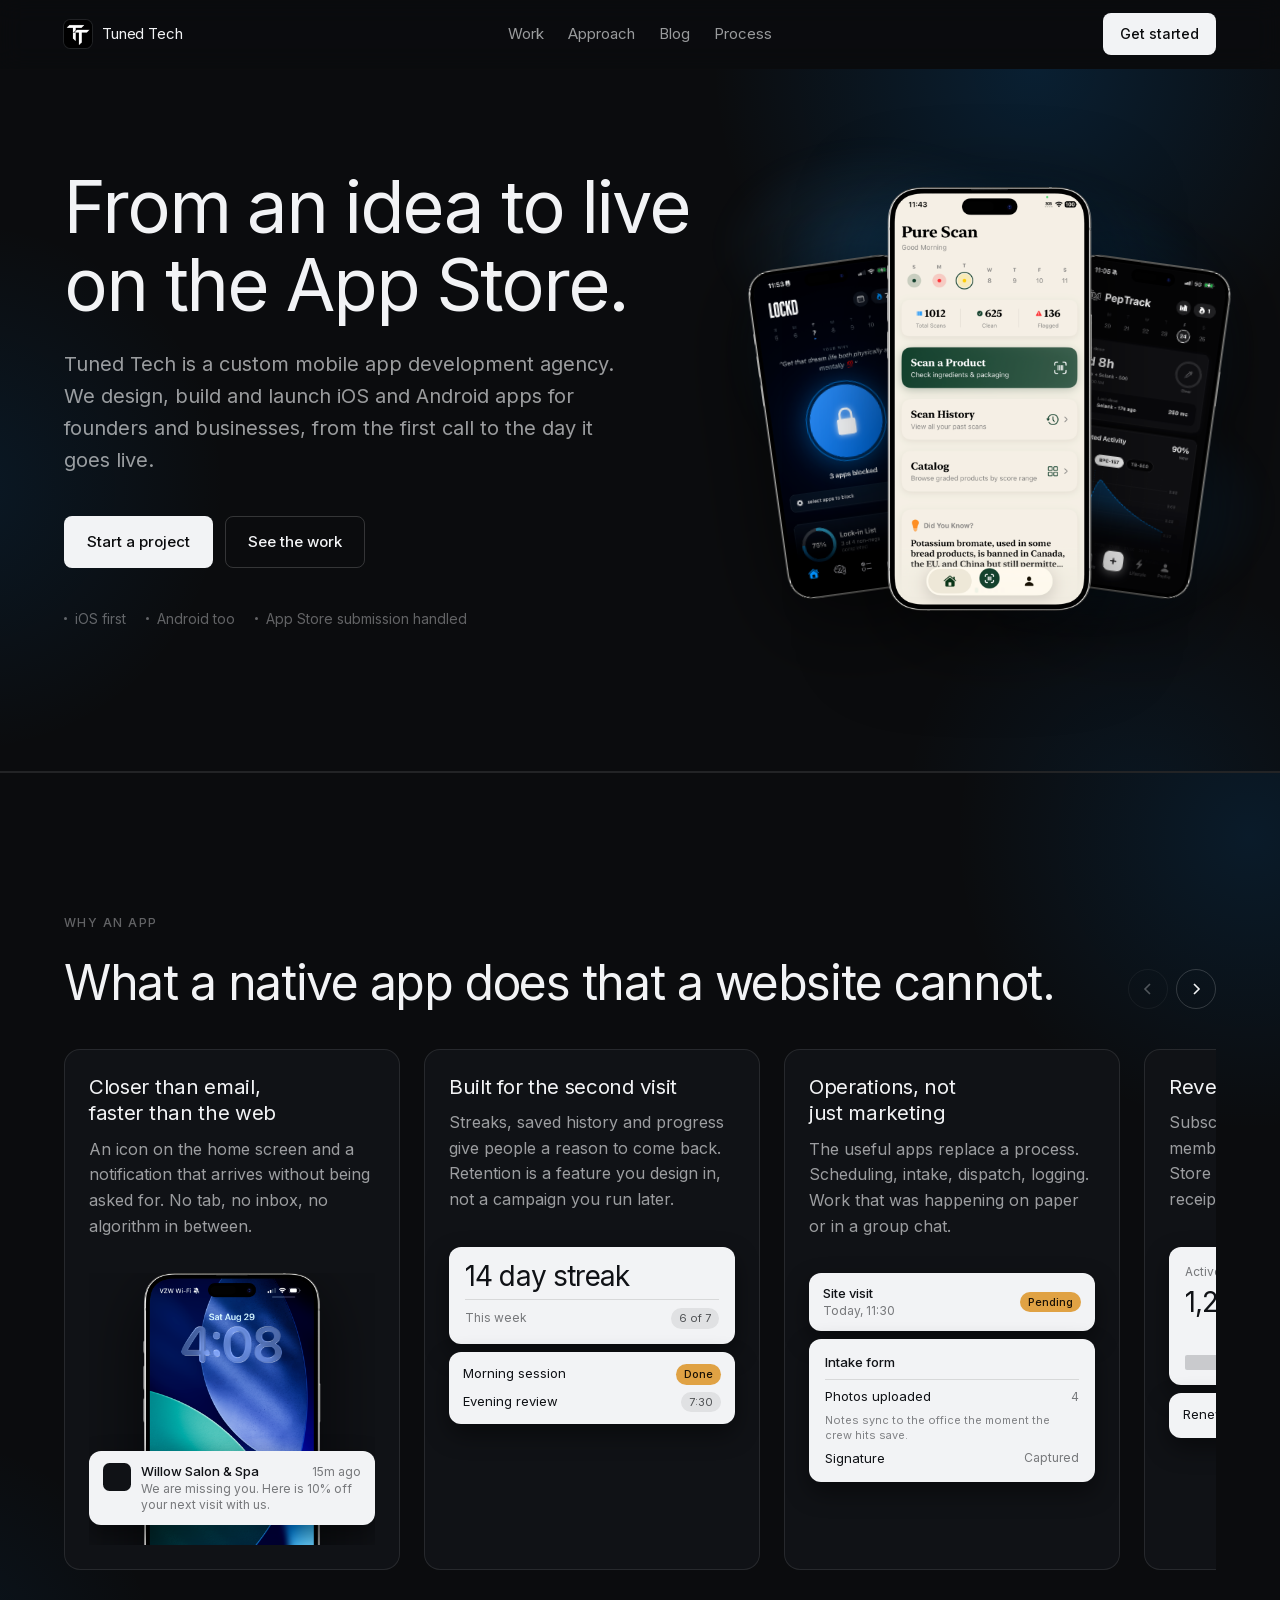
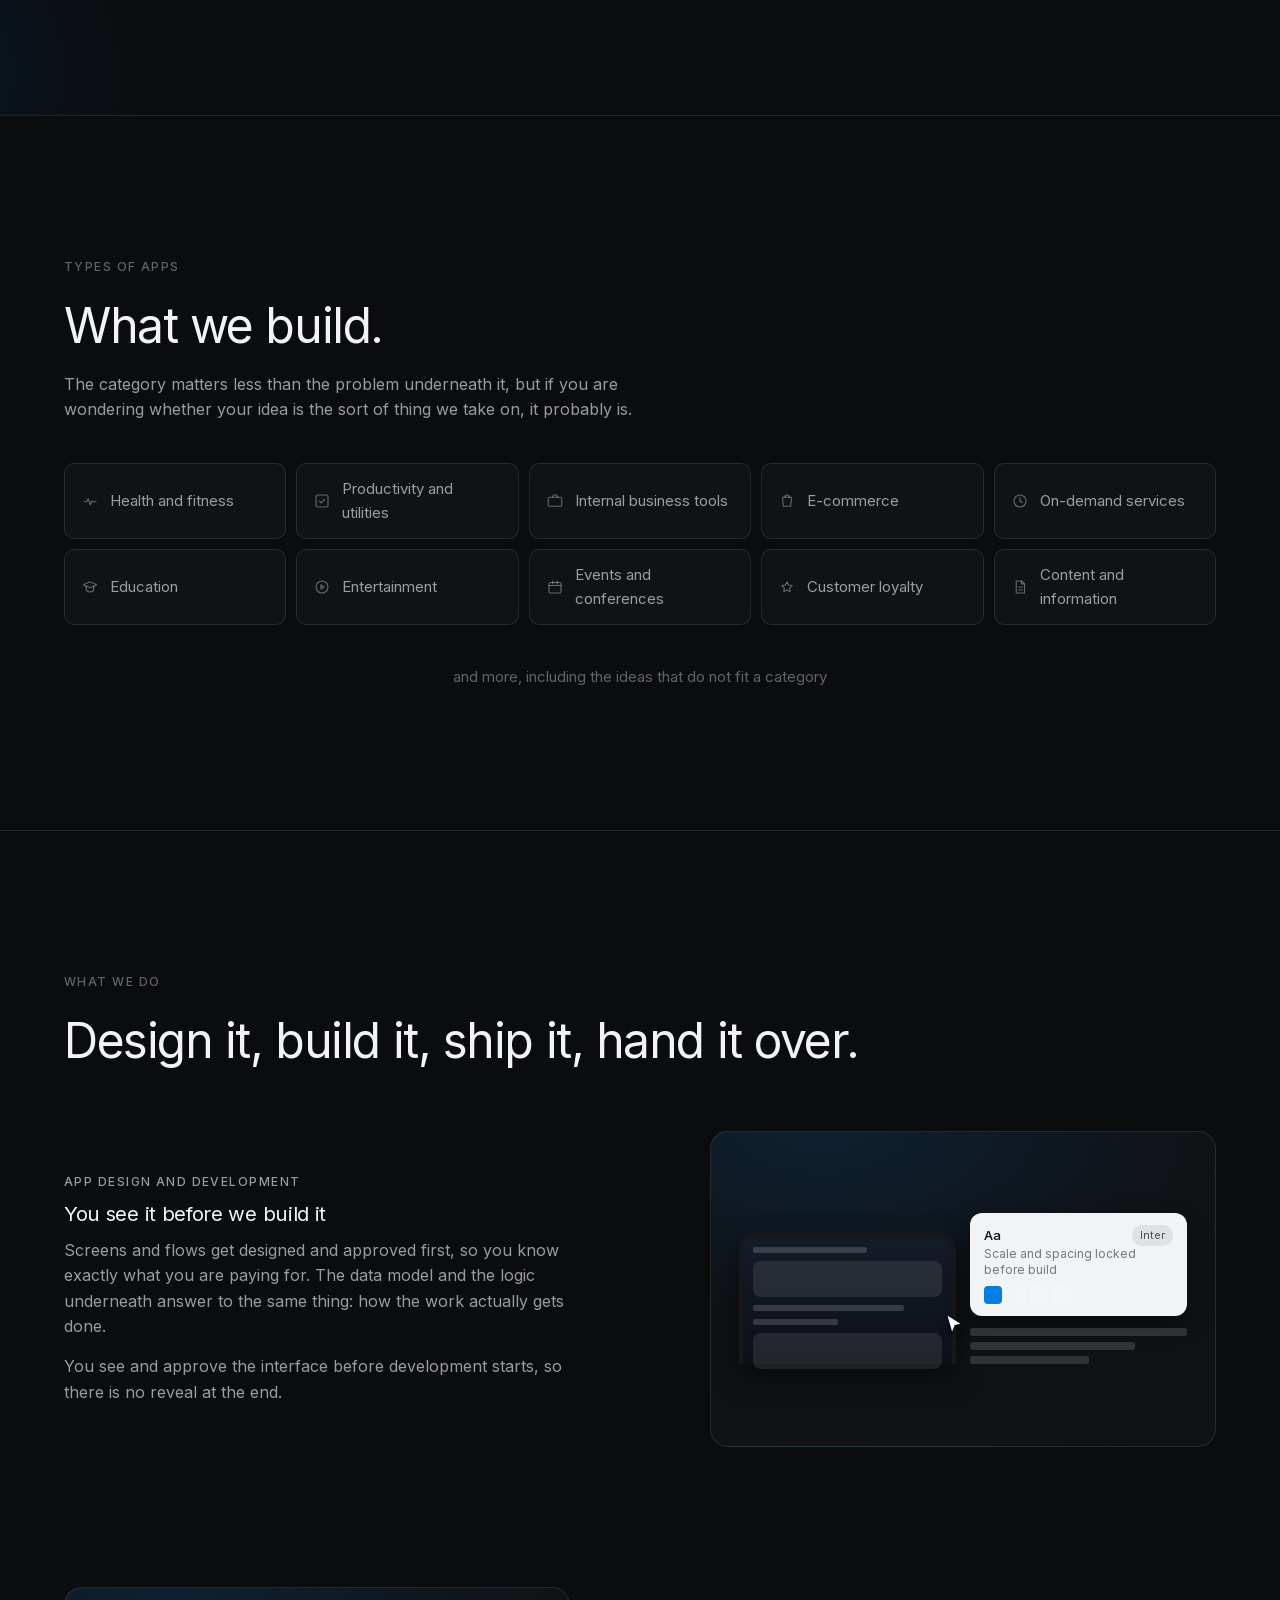
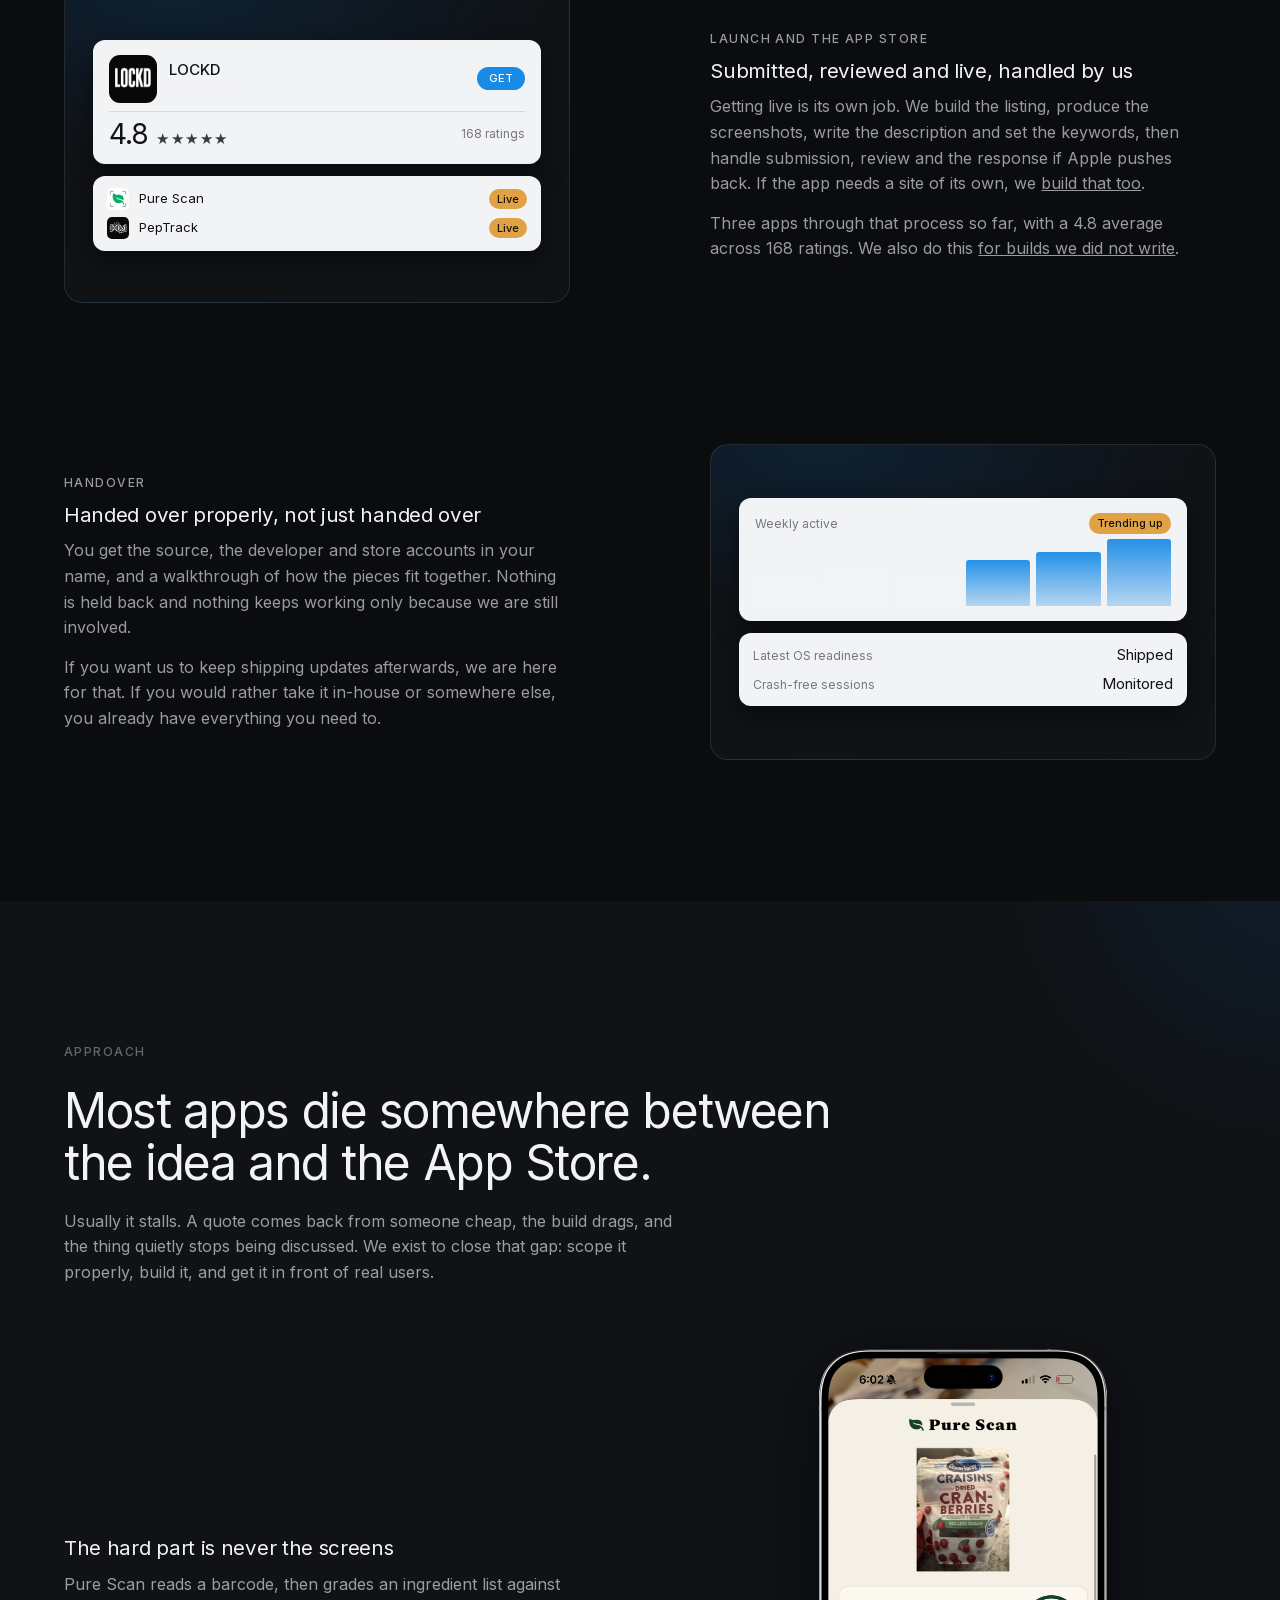
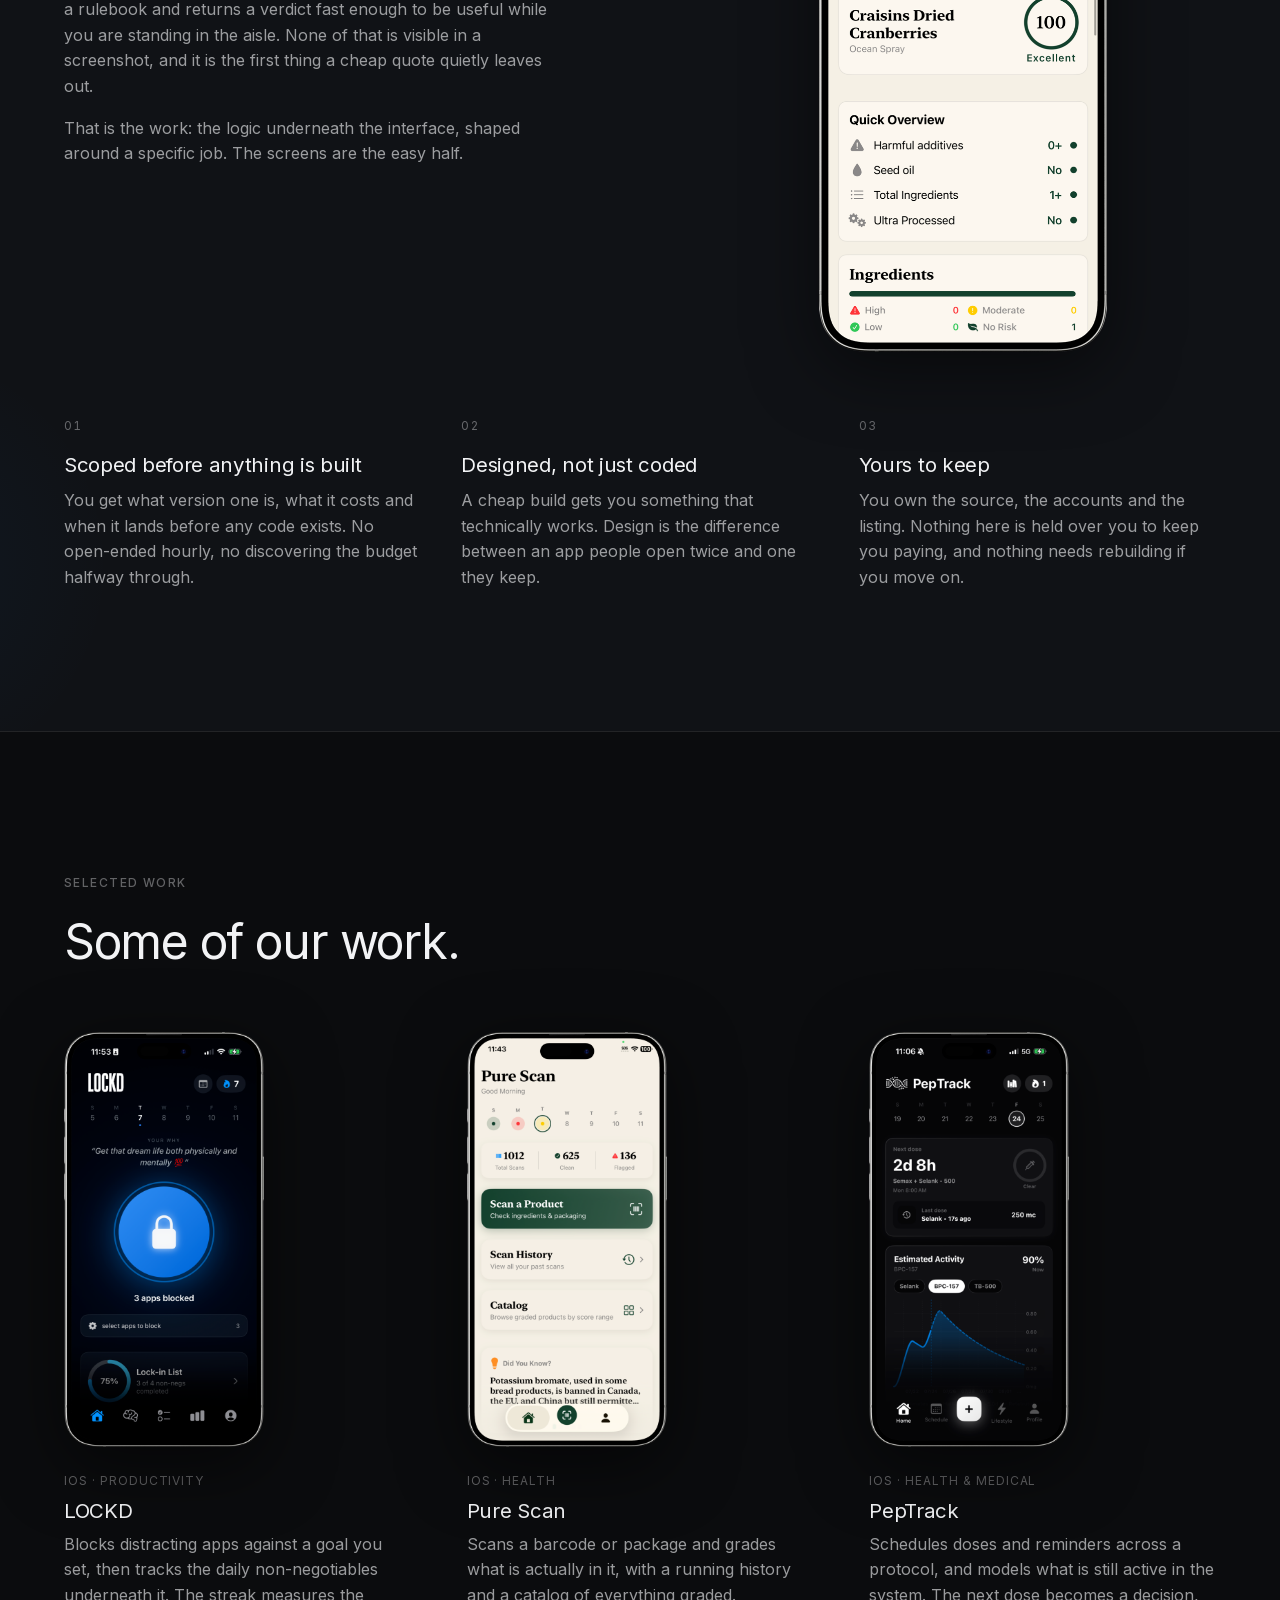
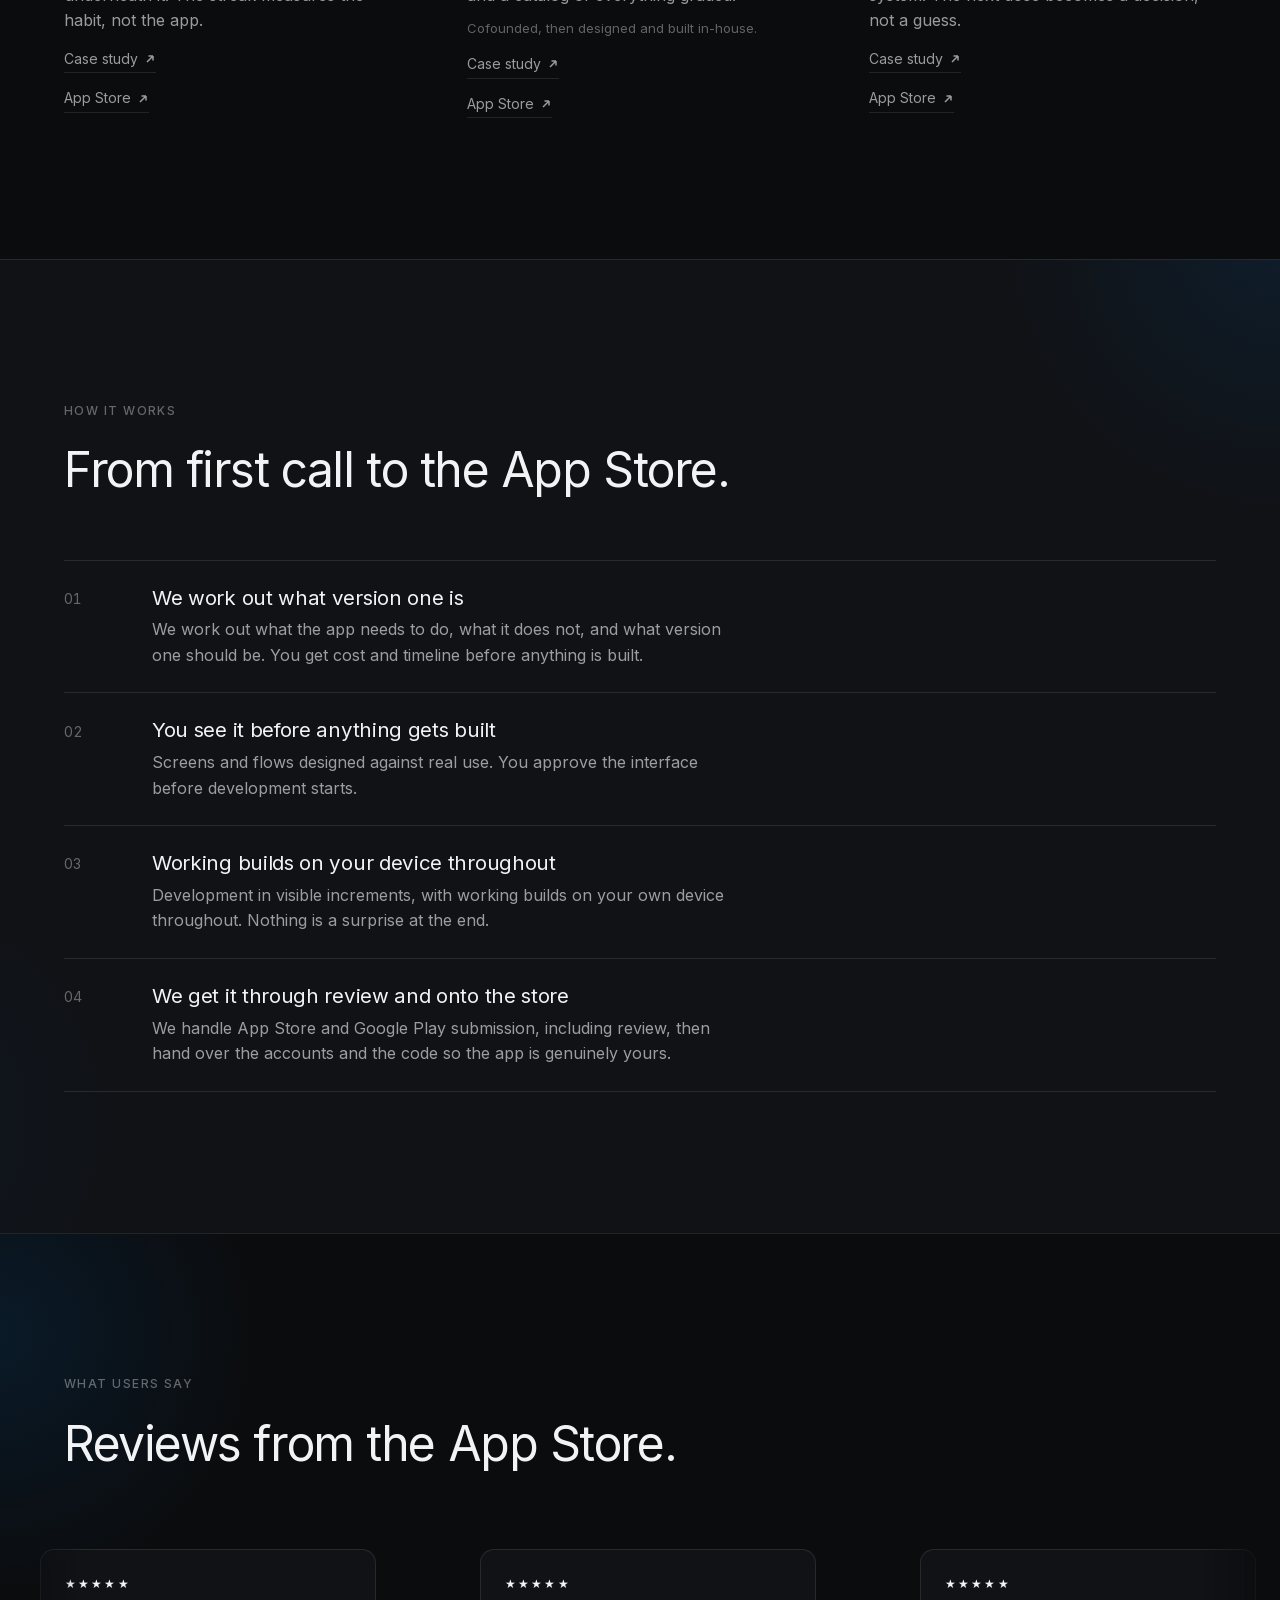
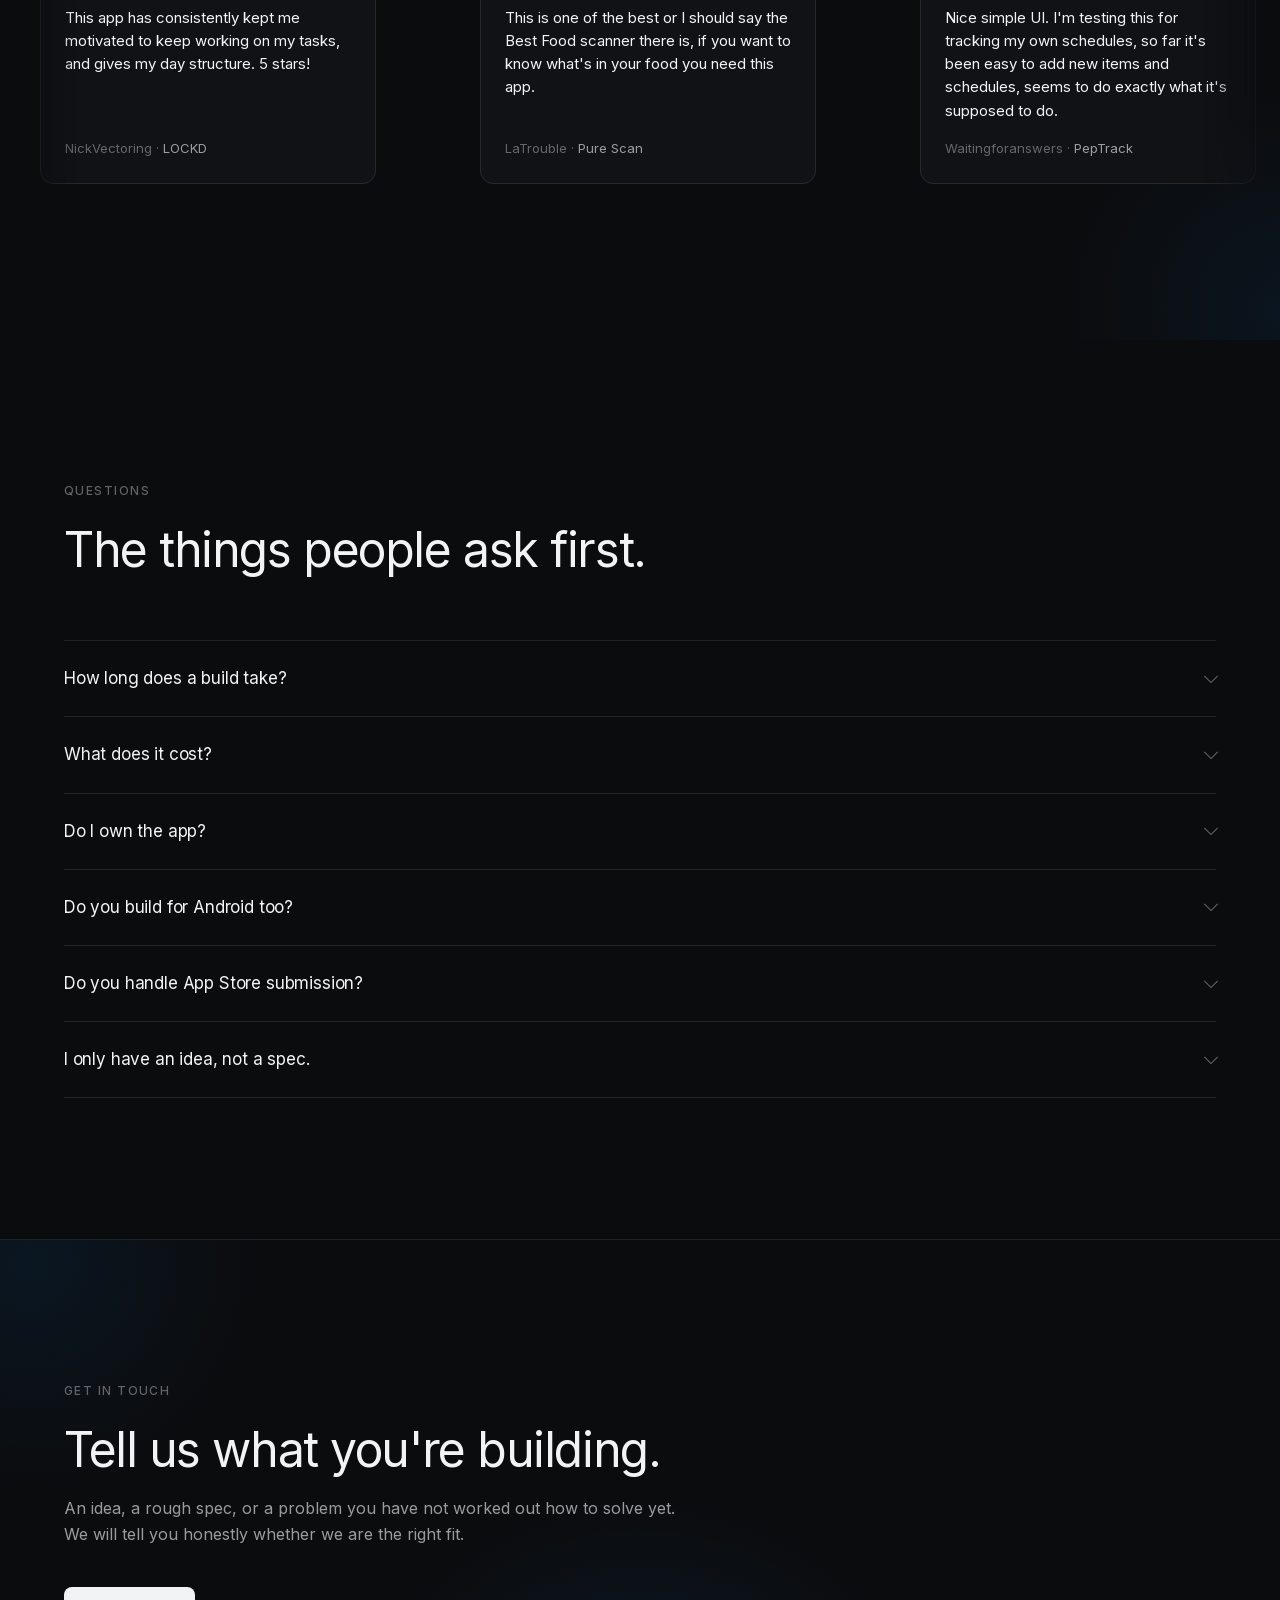
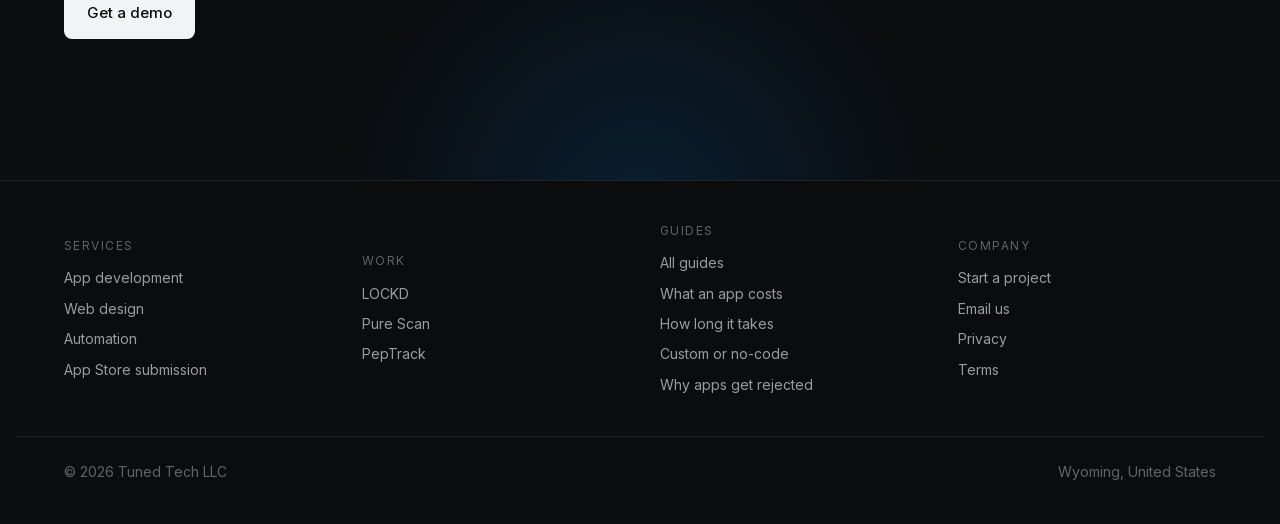
<file: index.html>
<!DOCTYPE html>
<html lang="en">
<head>
<meta charset="utf-8">
<meta name="viewport" content="width=device-width, initial-scale=1">
<title>Tuned Tech | Custom iOS &amp; Android App Development</title>
<meta name="description" content="Tuned Tech designs, builds and launches custom iOS and Android apps. From an idea to live on the App Store, handled end to end by one team.">
<link rel="canonical" href="https://tunedtech.co/">

<link rel="icon" href="/favicon.ico" sizes="any">
<link rel="icon" type="image/png" sizes="32x32" href="/assets/icon-32.png">
<link rel="icon" type="image/png" sizes="192x192" href="/assets/icon-192.png">
<link rel="apple-touch-icon" sizes="180x180" href="/assets/icon-180.png">
<link rel="manifest" href="/site.webmanifest">
<meta name="theme-color" content="#0b0c0e">

<meta property="og:type" content="website">
<meta property="og:url" content="https://tunedtech.co/">
<meta property="og:title" content="Tuned Tech | Custom iOS &amp; Android App Development">
<meta property="og:description" content="Custom iOS and Android apps, taken from an idea to live on the App Store.">
<meta property="og:image" content="https://tunedtech.co/assets/icon-512.png">
<meta name="twitter:card" content="summary">
<script type="application/ld+json">{"@context":"https://schema.org","@graph":[{"@type":"Organization","@id":"https://tunedtech.co/#org","name":"Tuned Tech","legalName":"Tuned Tech LLC","url":"https://tunedtech.co/","logo":"https://tunedtech.co/assets/icon-512.png","email":"hello.tunedtech@gmail.com","description":"Tuned Tech designs, builds and launches custom iOS and Android apps.","address":{"@type":"PostalAddress","addressRegion":"WY","addressCountry":"US"},"sameAs":["https://apps.apple.com/us/developer/tuned-tech-llc/id1846190609"]},{"@type":"WebSite","@id":"https://tunedtech.co/#website","url":"https://tunedtech.co/","name":"Tuned Tech","publisher":{"@id":"https://tunedtech.co/#org"}},{"@type":"FAQPage","mainEntity":[{"@type":"Question","name":"How long does a build take?","acceptedAnswer":{"@type":"Answer","text":"It depends on scope, and we will not pretend otherwise. You get a firm timeline during scoping, before any code is written, plus working builds on your own device throughout so you can see where it stands. More on what actually sets the timeline."}},{"@type":"Question","name":"What does it cost?","acceptedAnswer":{"@type":"Answer","text":"Every project is quoted after scoping. There is no rate card, because a two-screen utility and a multi-role platform are not the same job. You get a fixed figure before work starts. Here is what moves the number."}},{"@type":"Question","name":"Do I own the app?","acceptedAnswer":{"@type":"Answer","text":"Yes. You own the source code. No platform lock-in, no monthly licence keeping your own app alive, and no rebuild required if you ever take it elsewhere."}},{"@type":"Question","name":"Do you build for Android too?","acceptedAnswer":{"@type":"Answer","text":"Yes. We lead with iOS because that is usually where the users are, and build Android alongside it when your audience calls for it."}},{"@type":"Question","name":"Do you handle App Store submission?","acceptedAnswer":{"@type":"Answer","text":"Yes, including the review process. If Apple pushes back, we handle the response rather than sending you the rejection notice. These are the rejections that actually come up."}},{"@type":"Question","name":"I only have an idea, not a spec.","acceptedAnswer":{"@type":"Answer","text":"That is what scoping is for. Bring the problem and we will work out what version one should be, and what can wait."}}]}]}</script>

<link rel="stylesheet" href="/styles.css?v=6562fd9d">
</head>
<body>
<a class="skip-link" href="#main">Skip to content</a>

<header class="site-header" id="siteHeader">
  <div class="wrap">
    <a class="brand" href="/">
      <img src="/assets/icon-192.png" alt="" width="28" height="28">
      <span>Tuned Tech</span>
    </a>
    <nav class="nav" aria-label="Primary">
      <a href="#work">Work</a>
      <a href="#approach">Approach</a>
      <a href="/blog/">Blog</a>
      <a href="#process">Process</a>
    </nav>
    <a class="btn btn-primary btn-sm header-cta" href="/start/">Get started</a>
  </div>
</header>

<main id="main">

  <!-- ================= HERO ================= -->
  <section class="hero">
    <div class="wrap hero-grid">
      <div class="hero-copy">
        <h1>From an idea to live on the App Store.</h1>
        <p class="lede">
          Tuned Tech is a custom mobile app development agency. We design, build and launch
          iOS and Android apps for founders and businesses, from the first call to the day it
          goes live.
        </p>
        <div class="hero-actions">
          <a class="btn btn-primary" href="/start/">Start a project</a>
          <a class="btn btn-ghost" href="#work">See the work</a>
        </div>
        <div class="hero-meta">
          <span>iOS first</span>
          <span>Android too</span>
          <span>App Store submission handled</span>
        </div>
      </div>

      <div class="hero-devices">
        <a class="hero-device hero-device--side hero-device--left"
           href="https://apps.apple.com/us/app/lockd-life-reset-lock-in/id6753994810"
           target="_blank" rel="noopener" aria-label="LOCKD on the App Store">
          <img src="/assets/work/Lockdhomescreen.png" width="579" height="1200" decoding="async"
               alt="LOCKD home screen with a streak counter, a personal goal, and a lock control showing three apps blocked.">
        </a>
        <a class="hero-device hero-device--center"
           href="https://apps.apple.com/us/app/pure-scan-ingredient-checker/id6758033301"
           target="_blank" rel="noopener" aria-label="Pure Scan on the App Store">
          <img src="/assets/work/Purescanhomescreen.png" width="579" height="1200" decoding="async"
               alt="Pure Scan home screen with clean and flagged scan counts above a scan action and a graded catalog.">
        </a>
        <a class="hero-device hero-device--side hero-device--right"
           href="https://apps.apple.com/us/app/peptrack-peptide-tracker/id6773437032"
           target="_blank" rel="noopener" aria-label="PepTrack on the App Store">
          <img src="/assets/work/cleanhomepeptrack.png" width="579" height="1200" decoding="async"
               alt="PepTrack home screen with a countdown to the next dose above an estimated activity curve.">
        </a>
      </div>
    </div>
  </section>

  <!-- ================= ADVANTAGE CAROUSEL ================= -->
  <section class="advantage" id="advantage">
    <div class="wrap reveal">
      <div class="adv-head">
        <div>
          <p class="section-label">Why an app</p>
          <h2 class="measure">What a native app does that a website cannot.</h2>
        </div>
        <div class="adv-controls">
          <button class="adv-btn" id="advPrev" type="button" aria-label="Previous">
            <svg viewBox="0 0 16 16" fill="none" stroke="currentColor" stroke-width="1.6" aria-hidden="true">
              <path d="M10 3L5 8l5 5"/>
            </svg>
          </button>
          <button class="adv-btn" id="advNext" type="button" aria-label="Next">
            <svg viewBox="0 0 16 16" fill="none" stroke="currentColor" stroke-width="1.6" aria-hidden="true">
              <path d="M6 3l5 5-5 5"/>
            </svg>
          </button>
        </div>
      </div>

      <div class="adv-scroller" id="advScroller" tabindex="0" role="region" aria-label="Reasons to build a native app">

        <article class="advcard">
          <h3>Closer than email, faster than the web</h3>
          <p>An icon on the home screen and a notification that arrives without being asked for. No tab, no inbox, no algorithm in between.</p>
          <div class="phone-scene">
            <img class="ps-shot" src="/assets/work/BasicLockscreen.png" width="579" height="1200"
                 loading="lazy" decoding="async"
                 alt="An iPhone lock screen with a notification banner arriving over it.">
            <div class="mock mock-notif ps-notif">
              <span class="mock-ic" aria-hidden="true"></span>
              <div style="flex:1">
                <div class="mock-row"><strong class="mock-strong">Willow Salon &amp; Spa</strong><span class="mock-sub">15m ago</span></div>
                <div class="mock-sub">We are missing you. Here is 10% off your next visit with us.</div>
              </div>
            </div>
          </div>
        </article>

        <article class="advcard">
          <h3>Built for the second visit</h3>
          <p>Streaks, saved history and progress give people a reason to come back. Retention is a feature you design in, not a campaign you run later.</p>
          <div class="adv-stack">
            <div class="mock mock-lg">
              <div class="mock-xl">14 day streak</div>
              <div class="mock-rule"></div>
              <div class="mock-row"><span class="mock-sub">This week</span><span class="mock-pill">6 of 7</span></div>
            </div>
            <div class="mock">
              <div class="mock-items">
                <div class="mock-row"><span>Morning session</span><span class="mock-pill mock-pill--live">Done</span></div>
                <div class="mock-row"><span>Evening review</span><span class="mock-pill">7:30</span></div>
              </div>
            </div>
          </div>
        </article>

        <article class="advcard">
          <h3>Operations, not just marketing</h3>
          <p>The useful apps replace a process. Scheduling, intake, dispatch, logging. Work that was happening on paper or in a group chat.</p>
          <div class="adv-stack">
            <div class="mock">
              <div class="mock-row">
                <div><div class="mock-strong">Site visit</div><div class="mock-sub">Today, 11:30</div></div>
                <span class="mock-pill mock-pill--live">Pending</span>
              </div>
            </div>
            <div class="mock mock-lg">
              <div class="mock-strong">Intake form</div>
              <div class="mock-rule"></div>
              <div class="mock-items">
                <div class="mock-row"><span>Photos uploaded</span><span class="mock-sub">4</span></div>
                <div class="mock-note">Notes sync to the office the moment the crew hits save.</div>
                <div class="mock-row"><span>Signature</span><span class="mock-sub">Captured</span></div>
              </div>
            </div>
          </div>
        </article>

        <article class="advcard">
          <h3>Revenue that fits the product</h3>
          <p>Subscriptions, one-off unlocks or memberships, wired through the App Store so billing is handled and receipts are not your problem.</p>
          <div class="adv-stack">
            <div class="mock mock-lg">
              <div class="mock-row"><span class="mock-sub">Active subscriptions</span><span class="mock-pill">Monthly</span></div>
              <div class="mock-xl" style="margin-top:.375rem">1,284</div>
              <div class="mock-bars" aria-hidden="true">
                <i style="height:34%"></i><i style="height:48%"></i><i style="height:41%"></i>
                <i style="height:62%"></i><i style="height:71%"></i><i style="height:88%"></i>
              </div>
            </div>
            <div class="mock">
              <div class="mock-row"><span>Renewals this week</span><span class="mock-pill mock-pill--live">+112</span></div>
            </div>
          </div>
        </article>

        <article class="advcard">
          <h3>A permanent place on the device</h3>
          <p>A website is somewhere people go. An app is something they have. That icon sits next to the ones they already use every day.</p>
          <div class="adv-stack">
            <div class="mock mock-lg">
              <div class="mock-home" aria-hidden="true">
                <span></span>
                <img src="/assets/work/icons/lockd.png" width="128" height="128" loading="lazy" alt="">
                <span></span><span></span>
                <img src="/assets/work/icons/purescan.png" width="128" height="128" loading="lazy" alt="">
                <span></span>
                <img src="/assets/work/icons/peptrack.png" width="128" height="128" loading="lazy" alt="">
                <span></span>
              </div>
              <div class="mock-rule"></div>
              <div class="mock-row"><span class="mock-sub">Three of ours, already on real home screens</span></div>
            </div>
          </div>
        </article>

      </div>
    </div>
  </section>

  <!-- ================= TYPES OF APPS ================= -->
  <section class="types" id="types">
    <div class="wrap reveal">
      <p class="section-label">Types of apps</p>
      <h2 class="measure">What we build.</h2>
      <p class="body" style="margin-top: 1.25rem;">
        The category matters less than the problem underneath it, but if you are wondering
        whether your idea is the sort of thing we take on, it probably is.
      </p>
      <ul class="type-grid">
        <li><svg viewBox="0 0 24 24" fill="none" stroke="currentColor" stroke-width="1.5" stroke-linecap="round" stroke-linejoin="round" aria-hidden="true"><path d="M4 13h3.5l2-4 3 8 2-5 1.5 1H20"/></svg><span>Health and fitness</span></li>
        <li><svg viewBox="0 0 24 24" fill="none" stroke="currentColor" stroke-width="1.5" stroke-linecap="round" stroke-linejoin="round" aria-hidden="true"><rect x="4" y="4" width="16" height="16" rx="2"/><path d="m8.5 12 2.4 2.4L15.5 10"/></svg><span>Productivity and utilities</span></li>
        <li><svg viewBox="0 0 24 24" fill="none" stroke="currentColor" stroke-width="1.5" stroke-linecap="round" stroke-linejoin="round" aria-hidden="true"><rect x="3" y="7" width="18" height="12" rx="2"/><path d="M9 7V5.5A1.5 1.5 0 0 1 10.5 4h3A1.5 1.5 0 0 1 15 5.5V7"/></svg><span>Internal business tools</span></li>
        <li><svg viewBox="0 0 24 24" fill="none" stroke="currentColor" stroke-width="1.5" stroke-linecap="round" stroke-linejoin="round" aria-hidden="true"><path d="M6 7h12l-1 12H7L6 7Z"/><path d="M9 7a3 3 0 0 1 6 0"/></svg><span>E-commerce</span></li>
        <li><svg viewBox="0 0 24 24" fill="none" stroke="currentColor" stroke-width="1.5" stroke-linecap="round" stroke-linejoin="round" aria-hidden="true"><circle cx="12" cy="12" r="8"/><path d="M12 7.5V12l3 2"/></svg><span>On-demand services</span></li>
        <li><svg viewBox="0 0 24 24" fill="none" stroke="currentColor" stroke-width="1.5" stroke-linecap="round" stroke-linejoin="round" aria-hidden="true"><path d="M12 5 3 9l9 4 9-4-9-4Z"/><path d="M7 11v5c0 1 2.2 2.5 5 2.5S17 17 17 16v-5"/></svg><span>Education</span></li>
        <li><svg viewBox="0 0 24 24" fill="none" stroke="currentColor" stroke-width="1.5" stroke-linecap="round" stroke-linejoin="round" aria-hidden="true"><circle cx="12" cy="12" r="8"/><path d="M10.5 9.2v5.6l4.5-2.8-4.5-2.8Z"/></svg><span>Entertainment</span></li>
        <li><svg viewBox="0 0 24 24" fill="none" stroke="currentColor" stroke-width="1.5" stroke-linecap="round" stroke-linejoin="round" aria-hidden="true"><rect x="4" y="6" width="16" height="14" rx="2"/><path d="M4 10h16M9 4v4M15 4v4"/></svg><span>Events and conferences</span></li>
        <li><svg viewBox="0 0 24 24" fill="none" stroke="currentColor" stroke-width="1.5" stroke-linecap="round" stroke-linejoin="round" aria-hidden="true"><path d="m12 5 2.1 4.4 4.9.7-3.5 3.4.8 4.8-4.3-2.3-4.3 2.3.8-4.8L5 10.1l4.9-.7L12 5Z"/></svg><span>Customer loyalty</span></li>
        <li><svg viewBox="0 0 24 24" fill="none" stroke="currentColor" stroke-width="1.5" stroke-linecap="round" stroke-linejoin="round" aria-hidden="true"><path d="M7 4h7l4 4v12H7V4Z"/><path d="M14 4v4h4M10 12h5M10 16h5"/></svg><span>Content and information</span></li>
        <li><svg viewBox="0 0 24 24" fill="none" stroke="currentColor" stroke-width="1.5" stroke-linecap="round" stroke-linejoin="round" aria-hidden="true"><path d="m12 4 1.6 4.4L18 10l-4.4 1.6L12 16l-1.6-4.4L6 10l4.4-1.6L12 4Z"/><path d="M17.5 15.5 18 17l1.5.5L18 18l-.5 1.5L17 18l-1.5-.5L17 17l.5-1.5Z"/></svg><span>Lifestyle</span></li>
        <li><svg viewBox="0 0 24 24" fill="none" stroke="currentColor" stroke-width="1.5" stroke-linecap="round" stroke-linejoin="round" aria-hidden="true"><path d="M9 18V6l10-2v12"/><circle cx="7" cy="18" r="2"/><circle cx="17" cy="16" r="2"/></svg><span>Music</span></li>
        <li><svg viewBox="0 0 24 24" fill="none" stroke="currentColor" stroke-width="1.5" stroke-linecap="round" stroke-linejoin="round" aria-hidden="true"><rect x="3" y="6" width="14" height="13" rx="1.5"/><path d="M17 9h3v8a2 2 0 0 1-2 2M6 10h8M6 13h8M6 16h5"/></svg><span>News</span></li>
        <li><svg viewBox="0 0 24 24" fill="none" stroke="currentColor" stroke-width="1.5" stroke-linecap="round" stroke-linejoin="round" aria-hidden="true"><path d="M4 11 12 5l8 6"/><path d="M6.5 10.5V19h11v-8.5"/><path d="M10.5 19v-4.5h3V19"/></svg><span>Real estate</span></li>
        <li><svg viewBox="0 0 24 24" fill="none" stroke="currentColor" stroke-width="1.5" stroke-linecap="round" stroke-linejoin="round" aria-hidden="true"><path d="M8 4h8v3a4 4 0 0 1-8 0V4Z"/><path d="M8 5H5.5v1.5A3 3 0 0 0 8 9.4M16 5h2.5v1.5A3 3 0 0 1 16 9.4M12 11v4M9 20h6M10.5 15h3v5h-3z"/></svg><span>Sports</span></li>
        <li><svg viewBox="0 0 24 24" fill="none" stroke="currentColor" stroke-width="1.5" stroke-linecap="round" stroke-linejoin="round" aria-hidden="true"><path d="M4 13.5 20 6l-3.5 8L20 18l-3 1-3.5-3.5-3 2.5-.5-3L4 13.5Z"/></svg><span>Travel</span></li>
      </ul>
      <p class="type-more">and more, including the ideas that do not fit a category</p>
    </div>
  </section>

  <!-- ================= FEATURE ROWS ================= -->
  <section class="rows" id="build">
    <div class="wrap reveal">
      <p class="section-label">What we do</p>
      <h2 class="measure">Design it, build it, ship it, hand it over.</h2>

      <div class="row-item">
        <div class="row-copy">
          <p class="row-service">App design and development</p>
          <h3>You see it before we build it</h3>
          <p>
            Screens and flows get designed and approved first, so you know exactly what you
            are paying for. The data model and the logic underneath answer to the same thing:
            how the work actually gets done.
          </p>
          <p>
            You see and approve the interface before development starts, so there is no
            reveal at the end.
          </p>
        </div>
        <div class="row-media">
          <div class="scene">
            <div class="scene-split">
              <div class="scene-phone">
                <span class="bar" style="width:60%"></span>
                <span class="block"></span>
                <span class="bar" style="width:80%"></span>
                <span class="bar" style="width:45%"></span>
                <span class="block"></span>
              </div>
              <div style="display:grid;gap:.75rem">
                <div class="mock">
                  <div class="mock-row"><strong class="mock-strong">Aa</strong><span class="mock-pill">Inter</span></div>
                  <div class="mock-sub">Scale and spacing locked before build</div>
                  <div class="swatches" style="margin-top:.5rem" aria-hidden="true">
                    <span class="on"></span><span></span><span></span><span></span>
                  </div>
                </div>
                <div class="wire" aria-hidden="true">
                  <i></i><i class="mid"></i><i class="short"></i>
                </div>
              </div>
            </div>
            <svg class="cursor" style="left:46%;top:58%" viewBox="0 0 24 24" fill="currentColor" aria-hidden="true">
              <path d="M5 2l14 8.5-6.2 1.4L9.9 19 5 2z"/>
            </svg>
          </div>
        </div>
      </div>

      <div class="row-item">
        <div class="row-copy">
          <p class="row-service">Launch and the App Store</p>
          <h3>Submitted, reviewed and live, handled by us</h3>
          <p>
              Getting live is its own job. We build the listing, produce the screenshots,
              write the description and set the keywords, then handle submission, review and
              the response if Apple pushes back. If the app needs a site of its own, we
              <a href="/web-design/">build that too</a>.
            </p>
          <p>
            Three apps through that process so far, with a 4.8 average across 168 ratings. We also do this <a href="/app-store-submission/">for builds we did not write</a>.
          </p>
        </div>
        <div class="row-media">
          <div class="scene">
            <div class="mock mock-lg">
              <div class="listing">
                <img src="/assets/work/icons/lockd.png" width="128" height="128" loading="lazy" alt="">
                <div class="meta">
                  <div class="name mock-strong">LOCKD</div>
                  <div class="sub">Productivity</div>
                </div>
                <span class="get">GET</span>
              </div>
              <div class="mock-rule"></div>
              <div class="mock-row">
                <div class="rating-inline">
                  <span class="mock-xl">4.8</span>
                  <span class="stars-sm">&#9733;&#9733;&#9733;&#9733;&#9733;</span>
                </div>
                <span class="mock-sub">168 ratings</span>
              </div>
            </div>
            <div class="mock">
              <div class="mock-items">
                <div class="mock-row">
                  <img class="panel-appicon" style="width:1.375rem;height:1.375rem" src="/assets/work/icons/purescan.png" width="128" height="128" loading="lazy" alt="">
                  <span style="flex:1">Pure Scan</span><span class="mock-pill mock-pill--live">Live</span>
                </div>
                <div class="mock-row">
                  <img class="panel-appicon" style="width:1.375rem;height:1.375rem" src="/assets/work/icons/peptrack.png" width="128" height="128" loading="lazy" alt="">
                  <span style="flex:1">PepTrack</span><span class="mock-pill mock-pill--live">Live</span>
                </div>
              </div>
            </div>
          </div>
        </div>
      </div>

      <div class="row-item">
        <div class="row-copy">
          <p class="row-service">Handover</p>
          <h3>Handed over properly, not just handed over</h3>
          <p>
            You get the source, the developer and store accounts in your name, and a walkthrough
            of how the pieces fit together. Nothing is held back and nothing keeps working only
            because we are still involved.
          </p>
          <p>
            If you want us to keep shipping updates afterwards, we are here for that. If you would
            rather take it in-house or somewhere else, you already have everything you need to.
          </p>
        </div>
        <div class="row-media">
          <div class="scene">
            <div class="mock mock-lg">
              <div class="mock-row"><span class="mock-sub">Weekly active</span><span class="mock-pill mock-pill--live">Trending up</span></div>
              <div class="chart" aria-hidden="true">
                <i class="dim" style="height:38%"></i><i class="dim" style="height:52%"></i>
                <i class="dim" style="height:45%"></i><i style="height:64%"></i>
                <i style="height:76%"></i><i style="height:94%"></i>
              </div>
            </div>
            <div class="mock">
              <div class="mock-kv">
                <div><span class="k">Latest OS readiness</span><span class="v">Shipped</span></div>
                <div><span class="k">Crash-free sessions</span><span class="v">Monitored</span></div>
              </div>
            </div>
          </div>
        </div>
      </div>
    </div>
  </section>

  <!-- ================= APPROACH ================= -->
  <section id="approach">
    <div class="wrap reveal">
      <p class="section-label">Approach</p>
      <h2 class="measure">Most apps die somewhere between the idea and the App Store.</h2>
      <p class="body" style="margin-top: 1.25rem;">
        Usually it stalls. A quote comes back from someone cheap, the build drags, and the
        thing quietly stops being discussed. We exist to close that gap: scope it properly,
        build it, and get it in front of real users.
      </p>

      <div class="split">
        <div class="split-copy">
          <h3>The hard part is never the screens</h3>
          <p>
            Pure Scan reads a barcode, then grades an ingredient list against a rulebook and
            returns a verdict fast enough to be useful while you are standing in the aisle.
            None of that is visible in a screenshot, and it is the first thing a cheap quote
            quietly leaves out.
          </p>
          <p style="margin-top: 1rem;">
            That is the work: the logic underneath the interface, shaped around a specific
            job. The screens are the easy half.
          </p>
        </div>
        <div class="split-media">
          <img src="/assets/work/Purescanpostscan.png" width="573" height="1200" loading="lazy" decoding="async"
               alt="Pure Scan result screen grading a product 100 out of 100, with a quick overview of additives, seed oils and processing.">
        </div>
      </div>

      <div class="grid-3">
        <div class="point">
          <span class="num">01</span>
          <h3>Scoped before anything is built</h3>
          <p>
            You get what version one is, what it costs and when it lands before any code
            exists. No open-ended hourly, no discovering the budget halfway through.
          </p>
        </div>
        <div class="point">
          <span class="num">02</span>
          <h3>Designed, not just coded</h3>
          <p>
            A cheap build gets you something that technically works. Design is the
            difference between an app people open twice and one they keep.
          </p>
        </div>
        <div class="point">
          <span class="num">03</span>
          <h3>Yours to keep</h3>
          <p>
            You own the source, the accounts and the listing. Nothing here is held over you
            to keep you paying, and nothing needs rebuilding if you move on.
          </p>
        </div>
      </div>
    </div>
  </section>

  <!-- ================= WORK ================= -->
  <section class="work" id="work">
    <div class="wrap reveal">
      <p class="section-label">Selected work</p>
      <h2 class="measure">Some of our work.</h2>

      <div class="work-grid">

        <article class="case">
          <a class="case-media" href="https://apps.apple.com/us/app/lockd-life-reset-lock-in/id6753994810"
             target="_blank" rel="noopener" tabindex="-1" aria-hidden="true">
            <img src="/assets/work/Lockdhomescreen.png" width="579" height="1200" loading="lazy" decoding="async"
                 alt="LOCKD home screen with a seven-day streak, a personal goal, three apps blocked, and a lock-in list at 75 percent.">
          </a>
          <span class="tag">iOS &middot; Productivity</span>
          <h3>LOCKD</h3>
          <p>
            Blocks distracting apps against a goal you set, then tracks the daily
            non-negotiables underneath it. The streak measures the habit, not the app.
          </p>
          <a class="case-link" href="/work/lockd/">Case study<svg viewBox="0 0 12 12" fill="none" stroke="currentColor" stroke-width="1.5" aria-hidden="true"><path d="M3 9L9 3M9 3H4.5M9 3v4.5"/></svg></a>
          <a class="case-link" href="https://apps.apple.com/us/app/lockd-life-reset-lock-in/id6753994810"
             target="_blank" rel="noopener">
            App Store
            <svg viewBox="0 0 12 12" fill="none" stroke="currentColor" stroke-width="1.5" aria-hidden="true">
              <path d="M3 9L9 3M9 3H4.5M9 3v4.5"/>
            </svg>
          </a>
        </article>

        <article class="case">
          <a class="case-media" href="https://apps.apple.com/us/app/pure-scan-ingredient-checker/id6758033301"
             target="_blank" rel="noopener" tabindex="-1" aria-hidden="true">
            <img src="/assets/work/Purescanhomescreen.png" width="579" height="1200" loading="lazy" decoding="async"
                 alt="Pure Scan home screen with total, clean and flagged scan counts, a scan action, history, and a graded catalog.">
          </a>
          <span class="tag">iOS &middot; Health</span>
          <h3>Pure Scan</h3>
          <p>
            Scans a barcode or package and grades what is actually in it, with a running
            history and a catalog of everything graded.
          </p>
          <p class="case-role">Cofounded, then designed and built in-house.</p>
          <a class="case-link" href="/work/pure-scan/">Case study<svg viewBox="0 0 12 12" fill="none" stroke="currentColor" stroke-width="1.5" aria-hidden="true"><path d="M3 9L9 3M9 3H4.5M9 3v4.5"/></svg></a>
          <a class="case-link" href="https://apps.apple.com/us/app/pure-scan-ingredient-checker/id6758033301"
             target="_blank" rel="noopener">
            App Store
            <svg viewBox="0 0 12 12" fill="none" stroke="currentColor" stroke-width="1.5" aria-hidden="true">
              <path d="M3 9L9 3M9 3H4.5M9 3v4.5"/>
            </svg>
          </a>
        </article>

        <article class="case">
          <a class="case-media" href="https://apps.apple.com/us/app/peptrack-peptide-tracker/id6773437032"
             target="_blank" rel="noopener" tabindex="-1" aria-hidden="true">
            <img src="/assets/work/cleanhomepeptrack.png" width="579" height="1200" loading="lazy" decoding="async"
                 alt="PepTrack home screen with a countdown to the next dose, the last dose logged, and an estimated activity curve.">
          </a>
          <span class="tag">iOS &middot; Health &amp; Medical</span>
          <h3>PepTrack</h3>
          <p>
            Schedules doses and reminders across a protocol, and models what is still active
            in the system. The next dose becomes a decision, not a guess.
          </p>
          <a class="case-link" href="/work/peptrack/">Case study<svg viewBox="0 0 12 12" fill="none" stroke="currentColor" stroke-width="1.5" aria-hidden="true"><path d="M3 9L9 3M9 3H4.5M9 3v4.5"/></svg></a>
          <a class="case-link" href="https://apps.apple.com/us/app/peptrack-peptide-tracker/id6773437032"
             target="_blank" rel="noopener">
            App Store
            <svg viewBox="0 0 12 12" fill="none" stroke="currentColor" stroke-width="1.5" aria-hidden="true">
              <path d="M3 9L9 3M9 3H4.5M9 3v4.5"/>
            </svg>
          </a>
        </article>

      </div>
    </div>
  </section>

  <!-- ================= PROCESS ================= -->
  <section class="process" id="process">
    <div class="wrap reveal">
      <p class="section-label">How it works</p>
      <h2 class="measure">From first call to the App Store.</h2>

      <div class="steps">
        <div class="step">
          <span class="num">01</span>
          <div>
            <h3>We work out what version one is</h3>
            <p>
              We work out what the app needs to do, what it does not, and what version one
              should be. You get cost and timeline before anything is built.
            </p>
          </div>
        </div>
        <div class="step">
          <span class="num">02</span>
          <div>
            <h3>You see it before anything gets built</h3>
            <p>
              Screens and flows designed against real use. You approve the interface before
              development starts.
            </p>
          </div>
        </div>
        <div class="step">
          <span class="num">03</span>
          <div>
            <h3>Working builds on your device throughout</h3>
            <p>
              Development in visible increments, with working builds on your own device
              throughout. Nothing is a surprise at the end.
            </p>
          </div>
        </div>
        <div class="step">
          <span class="num">04</span>
          <div>
            <h3>We get it through review and onto the store</h3>
            <p>
              We handle App Store and Google Play submission, including review, then hand over
              the accounts and the code so the app is genuinely yours.
            </p>
          </div>
        </div>
      </div>
    </div>
  </section>

  <!-- ================= TESTIMONIALS ================= -->
  <section class="testimonials" id="testimonials">
    <div class="wrap reveal">
      <p class="section-label">What users say</p>
      <h2 class="measure">Reviews from the App Store.</h2>
    </div>

    <div class="marquee">
      <div class="marquee-track">
        <!-- Set 1: read by assistive tech -->
        <figure class="tcard">
          <span class="stars" aria-label="5 out of 5">&#9733;&#9733;&#9733;&#9733;&#9733;</span>
          <blockquote>This app has consistently kept me motivated to keep working on my tasks, and gives my day structure. 5 stars!</blockquote>
          <figcaption>NickVectoring &middot; <span class="app">LOCKD</span></figcaption>
        </figure>
        <figure class="tcard">
          <span class="stars" aria-label="5 out of 5">&#9733;&#9733;&#9733;&#9733;&#9733;</span>
          <blockquote>This is one of the best or I should say the Best Food scanner there is, if you want to know what's in your food you need this app.</blockquote>
          <figcaption>LaTrouble &middot; <span class="app">Pure Scan</span></figcaption>
        </figure>
        <figure class="tcard">
          <span class="stars" aria-label="5 out of 5">&#9733;&#9733;&#9733;&#9733;&#9733;</span>
          <blockquote>Nice simple UI. I'm testing this for tracking my own schedules, so far it's been easy to add new items and schedules, seems to do exactly what it's supposed to do.</blockquote>
          <figcaption>Waitingforanswers &middot; <span class="app">PepTrack</span></figcaption>
        </figure>
        <figure class="tcard">
          <span class="stars" aria-label="5 out of 5">&#9733;&#9733;&#9733;&#9733;&#9733;</span>
          <blockquote>I really enjoyed using this app and how it combines app-blocking with a to-do list in one place. The design is clean and pleasant, the colors are nice.</blockquote>
          <figcaption>Loremean &middot; <span class="app">LOCKD</span></figcaption>
        </figure>
        <figure class="tcard">
          <span class="stars" aria-label="5 out of 5">&#9733;&#9733;&#9733;&#9733;&#9733;</span>
          <blockquote>Amazing App! Great UI and helpful information for someone wanting to live a healthier lifestyle! Would recommend!</blockquote>
          <figcaption>MissUdovikin &middot; <span class="app">Pure Scan</span></figcaption>
        </figure>
        <figure class="tcard">
          <span class="stars" aria-label="5 out of 5">&#9733;&#9733;&#9733;&#9733;&#9733;</span>
          <blockquote>I've used a few peptide calculators and apps before that were mostly clunky and confusing, but after using PepTrack it made things more easy and simple. Would recommend.</blockquote>
          <figcaption>Thetimcook &middot; <span class="app">PepTrack</span></figcaption>
        </figure>

        <!-- Set 2: visual duplicate that makes the loop seamless -->
        <figure class="tcard" aria-hidden="true">
          <span class="stars">&#9733;&#9733;&#9733;&#9733;&#9733;</span>
          <blockquote>This app has consistently kept me motivated to keep working on my tasks, and gives my day structure. 5 stars!</blockquote>
          <figcaption>NickVectoring &middot; <span class="app">LOCKD</span></figcaption>
        </figure>
        <figure class="tcard" aria-hidden="true">
          <span class="stars">&#9733;&#9733;&#9733;&#9733;&#9733;</span>
          <blockquote>This is one of the best or I should say the Best Food scanner there is, if you want to know what's in your food you need this app.</blockquote>
          <figcaption>LaTrouble &middot; <span class="app">Pure Scan</span></figcaption>
        </figure>
        <figure class="tcard" aria-hidden="true">
          <span class="stars">&#9733;&#9733;&#9733;&#9733;&#9733;</span>
          <blockquote>Nice simple UI. I'm testing this for tracking my own schedules, so far it's been easy to add new items and schedules, seems to do exactly what it's supposed to do.</blockquote>
          <figcaption>Waitingforanswers &middot; <span class="app">PepTrack</span></figcaption>
        </figure>
        <figure class="tcard" aria-hidden="true">
          <span class="stars">&#9733;&#9733;&#9733;&#9733;&#9733;</span>
          <blockquote>I really enjoyed using this app and how it combines app-blocking with a to-do list in one place. The design is clean and pleasant, the colors are nice.</blockquote>
          <figcaption>Loremean &middot; <span class="app">LOCKD</span></figcaption>
        </figure>
        <figure class="tcard" aria-hidden="true">
          <span class="stars">&#9733;&#9733;&#9733;&#9733;&#9733;</span>
          <blockquote>Amazing App! Great UI and helpful information for someone wanting to live a healthier lifestyle! Would recommend!</blockquote>
          <figcaption>MissUdovikin &middot; <span class="app">Pure Scan</span></figcaption>
        </figure>
        <figure class="tcard" aria-hidden="true">
          <span class="stars">&#9733;&#9733;&#9733;&#9733;&#9733;</span>
          <blockquote>I've used a few peptide calculators and apps before that were mostly clunky and confusing, but after using PepTrack it made things more easy and simple. Would recommend.</blockquote>
          <figcaption>Thetimcook &middot; <span class="app">PepTrack</span></figcaption>
        </figure>
      </div>
    </div>
  </section>

  <!-- ================= FAQ ================= -->
  <section class="faq" id="faq">
    <div class="wrap reveal">
      <p class="section-label">Questions</p>
      <h2 class="measure">The things people ask first.</h2>

      <div class="faq-list">
        <details class="faq-item">
          <summary>How long does a build take?</summary>
          <p>
            It depends on scope, and we will not pretend otherwise. You get a firm timeline
            during scoping, before any code is written, plus working builds on your own
            device throughout so you can see where it stands. More on <a href="/blog/how-long-an-app-takes/">what actually sets the timeline</a>.
          </p>
        </details>
        <details class="faq-item">
          <summary>What does it cost?</summary>
          <p>
            Every project is quoted after scoping. There is no rate card, because a
            two-screen utility and a multi-role platform are not the same job. You get a
            fixed figure before work starts. Here is <a href="/blog/what-an-app-costs/">what moves the number</a>.
          </p>
        </details>
        <details class="faq-item">
          <summary>Do I own the app?</summary>
          <p>
            Yes. You own the source code. No platform lock-in, no monthly licence keeping
            your own app alive, and no rebuild required if you ever take it elsewhere.
          </p>
        </details>
        <details class="faq-item">
          <summary>Do you build for Android too?</summary>
          <p>
            Yes. We lead with iOS because that is usually where the users are, and build
            Android alongside it when your audience calls for it.
          </p>
        </details>
        <details class="faq-item">
          <summary>Do you handle App Store submission?</summary>
          <p>
            Yes, including the review process. If Apple pushes back, we handle the response
            rather than sending you the rejection notice. These are <a href="/blog/why-apps-get-rejected/">the rejections that actually come up</a>.
          </p>
        </details>
        <details class="faq-item">
          <summary>I only have an idea, not a spec.</summary>
          <p>
            That is what scoping is for. Bring the problem and we will work out what version
            one should be, and what can wait.
          </p>
        </details>
      </div>
    </div>
  </section>

  <!-- ================= CONTACT ================= -->
  <section class="contact" id="contact">
    <div class="wrap reveal">
      <p class="section-label">Get in touch</p>
      <h2 class="measure">Tell us what you're building.</h2>

      <p class="body" style="margin-top: 1.25rem;">
        An idea, a rough spec, or a problem you have not worked out how to solve yet.
        We will tell you honestly whether we are the right fit.
      </p>
      <div class="hero-actions">
        <a class="btn btn-primary" href="/start/">Get a demo</a>
      </div>
    </div>
  </section>

</main>

<footer class="site-footer">
  <div class="wrap footer-grid">
    <div class="footer-col">
      <span class="footer-h">Services</span>
      <a href="/">App development</a>
      <a href="/web-design/">Web design</a>
      <a href="/automation/">Automation</a>
      <a href="/app-store-submission/">App Store submission</a>
    </div>
    <div class="footer-col">
      <span class="footer-h">Work</span>
      <a href="/work/lockd/">LOCKD</a>
      <a href="/work/pure-scan/">Pure Scan</a>
      <a href="/work/peptrack/">PepTrack</a>
    </div>
    <div class="footer-col">
      <span class="footer-h">Guides</span>
      <a href="/blog/">All guides</a>
      <a href="/blog/what-an-app-costs/">What an app costs</a>
      <a href="/blog/how-long-an-app-takes/">How long it takes</a>
      <a href="/blog/custom-app-or-no-code/">Custom or no-code</a>
      <a href="/blog/why-apps-get-rejected/">Why apps get rejected</a>
    </div>
    <div class="footer-col">
      <span class="footer-h">Company</span>
      <a href="/start/">Start a project</a>
      <a href="mailto:hello.tunedtech@gmail.com">Email us</a>
      <a href="/privacy.html">Privacy</a>
      <a href="/terms.html">Terms</a>
    </div>
  </div>
  <div class="wrap footer-base">
    <span>&copy; 2026 Tuned Tech LLC</span>
    <span>Wyoming, United States</span>
  </div>
</footer>

<script>
(function () {
  'use strict';

  /* Advantage carousel: scroll by one card, and disable the arrows at the
     ends rather than letting them look active but do nothing. */
  var scroller = document.getElementById('advScroller');
  if (scroller) {
    var prev = document.getElementById('advPrev');
    var next = document.getElementById('advNext');

    var step = function () {
      var card = scroller.querySelector('.advcard');
      if (!card) return scroller.clientWidth;
      var gap = parseFloat(getComputedStyle(scroller).columnGap) || 0;
      return card.getBoundingClientRect().width + gap;
    };

    var sync = function () {
      var max = scroller.scrollWidth - scroller.clientWidth;
      prev.disabled = scroller.scrollLeft <= 1;
      next.disabled = scroller.scrollLeft >= max - 1;
    };

    prev.addEventListener('click', function () { scroller.scrollBy({ left: -step(), behavior: 'smooth' }); });
    next.addEventListener('click', function () { scroller.scrollBy({ left:  step(), behavior: 'smooth' }); });
    scroller.addEventListener('scroll', sync, { passive: true });
    window.addEventListener('resize', sync);
    sync();
  }

  /* Header hairline once scrolled */
  var header = document.getElementById('siteHeader');
  var onScroll = function () {
    header.setAttribute('data-stuck', String(window.scrollY > 8));
  };
  onScroll();
  window.addEventListener('scroll', onScroll, { passive: true });

  /* Reveal on scroll */
  var reveals = document.querySelectorAll('.reveal');
  if (!('IntersectionObserver' in window) ||
      window.matchMedia('(prefers-reduced-motion: reduce)').matches) {
    reveals.forEach(function (el) { el.classList.add('is-in'); });
  } else {
    var io = new IntersectionObserver(function (entries) {
      entries.forEach(function (entry) {
        if (entry.isIntersecting) {
          entry.target.classList.add('is-in');
          io.unobserve(entry.target);
        }
      });
    }, { rootMargin: '0px 0px -10% 0px', threshold: 0.05 });
    reveals.forEach(function (el) { io.observe(el); });
  }
})();
</script>
</body>
</html>
</file>
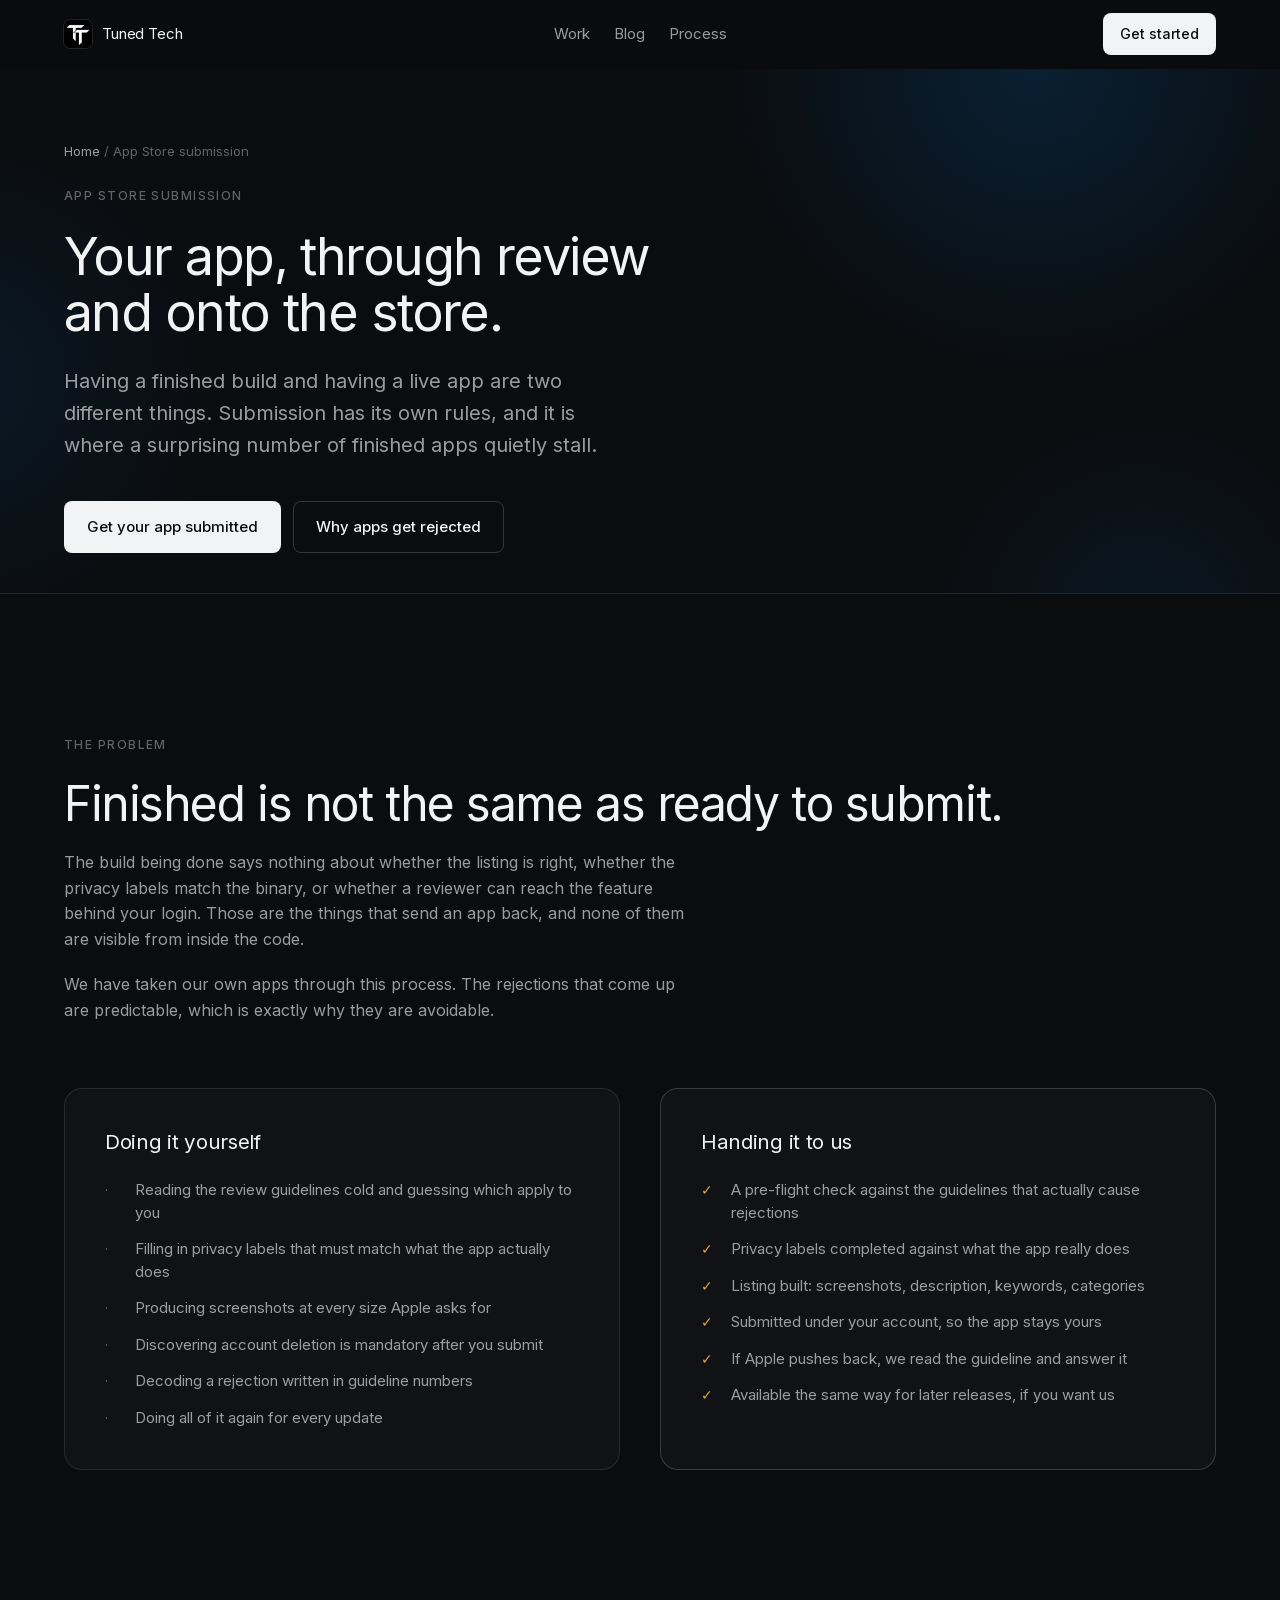
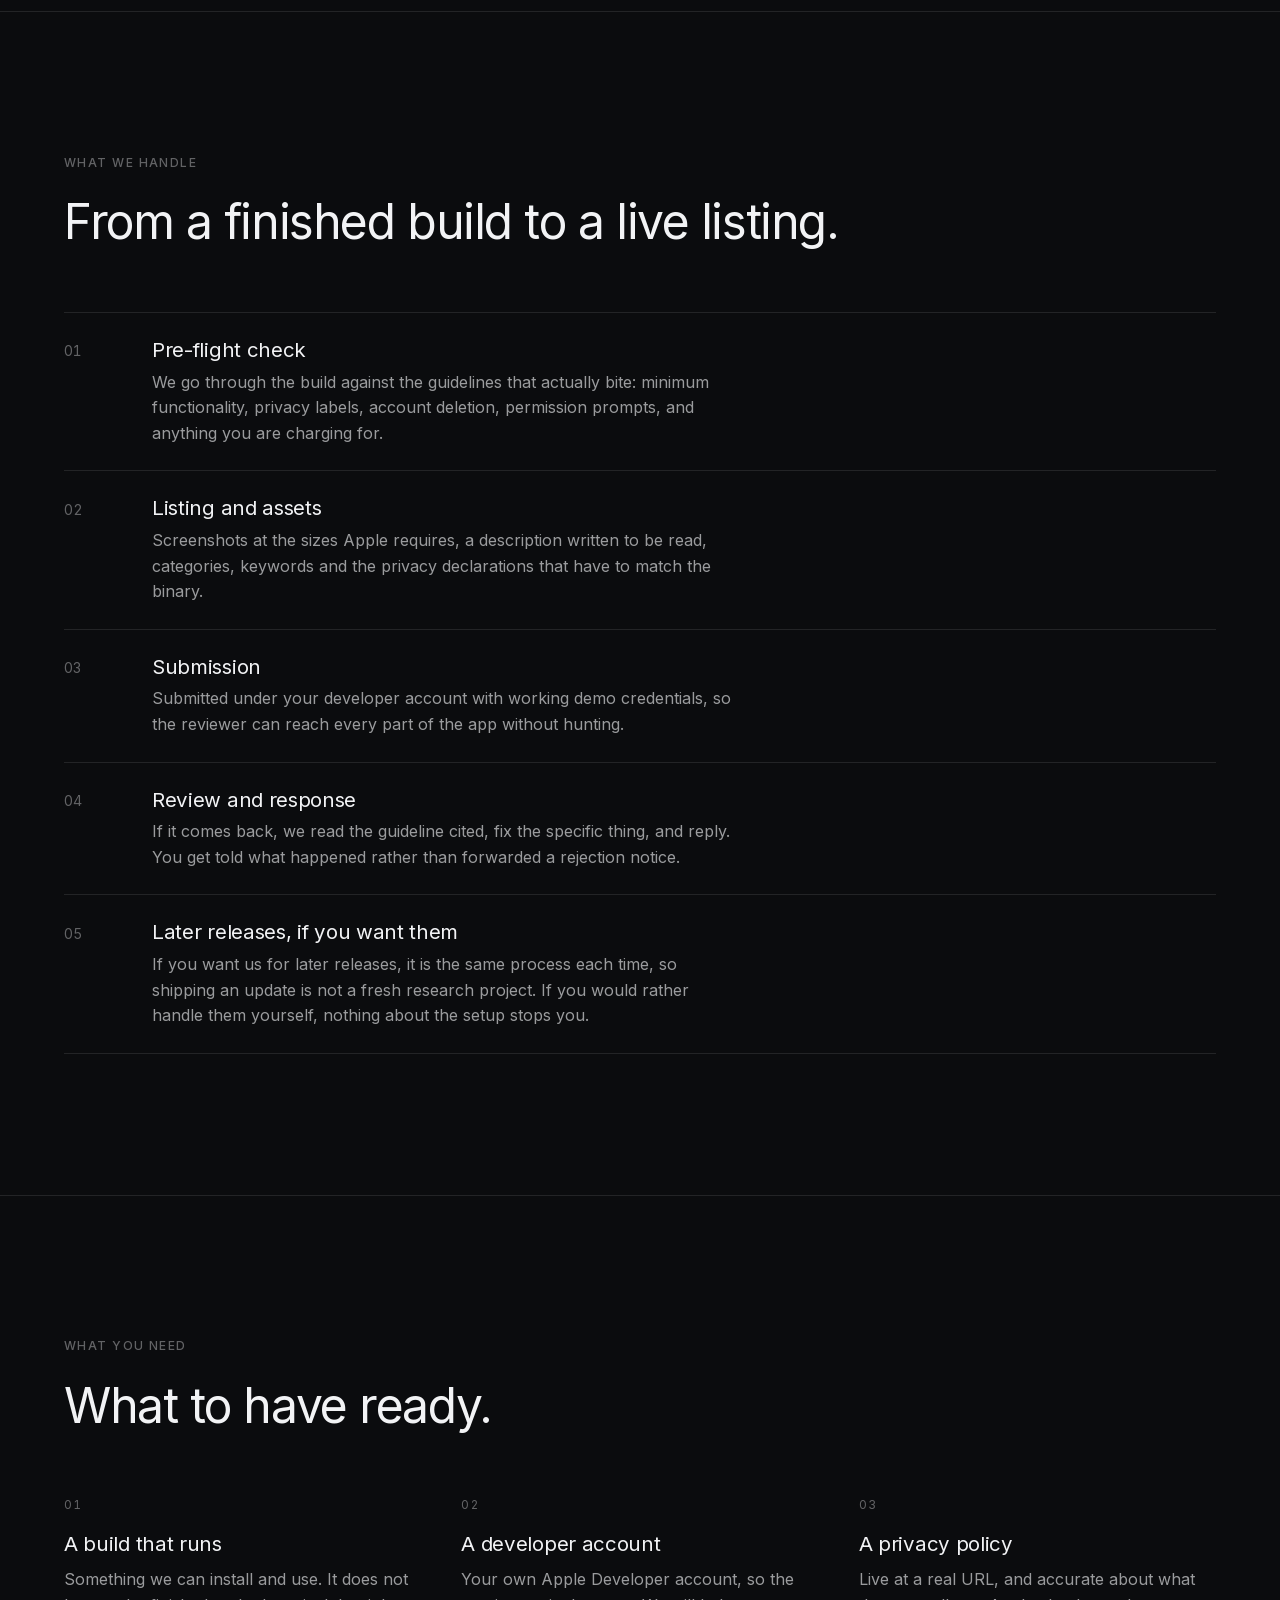
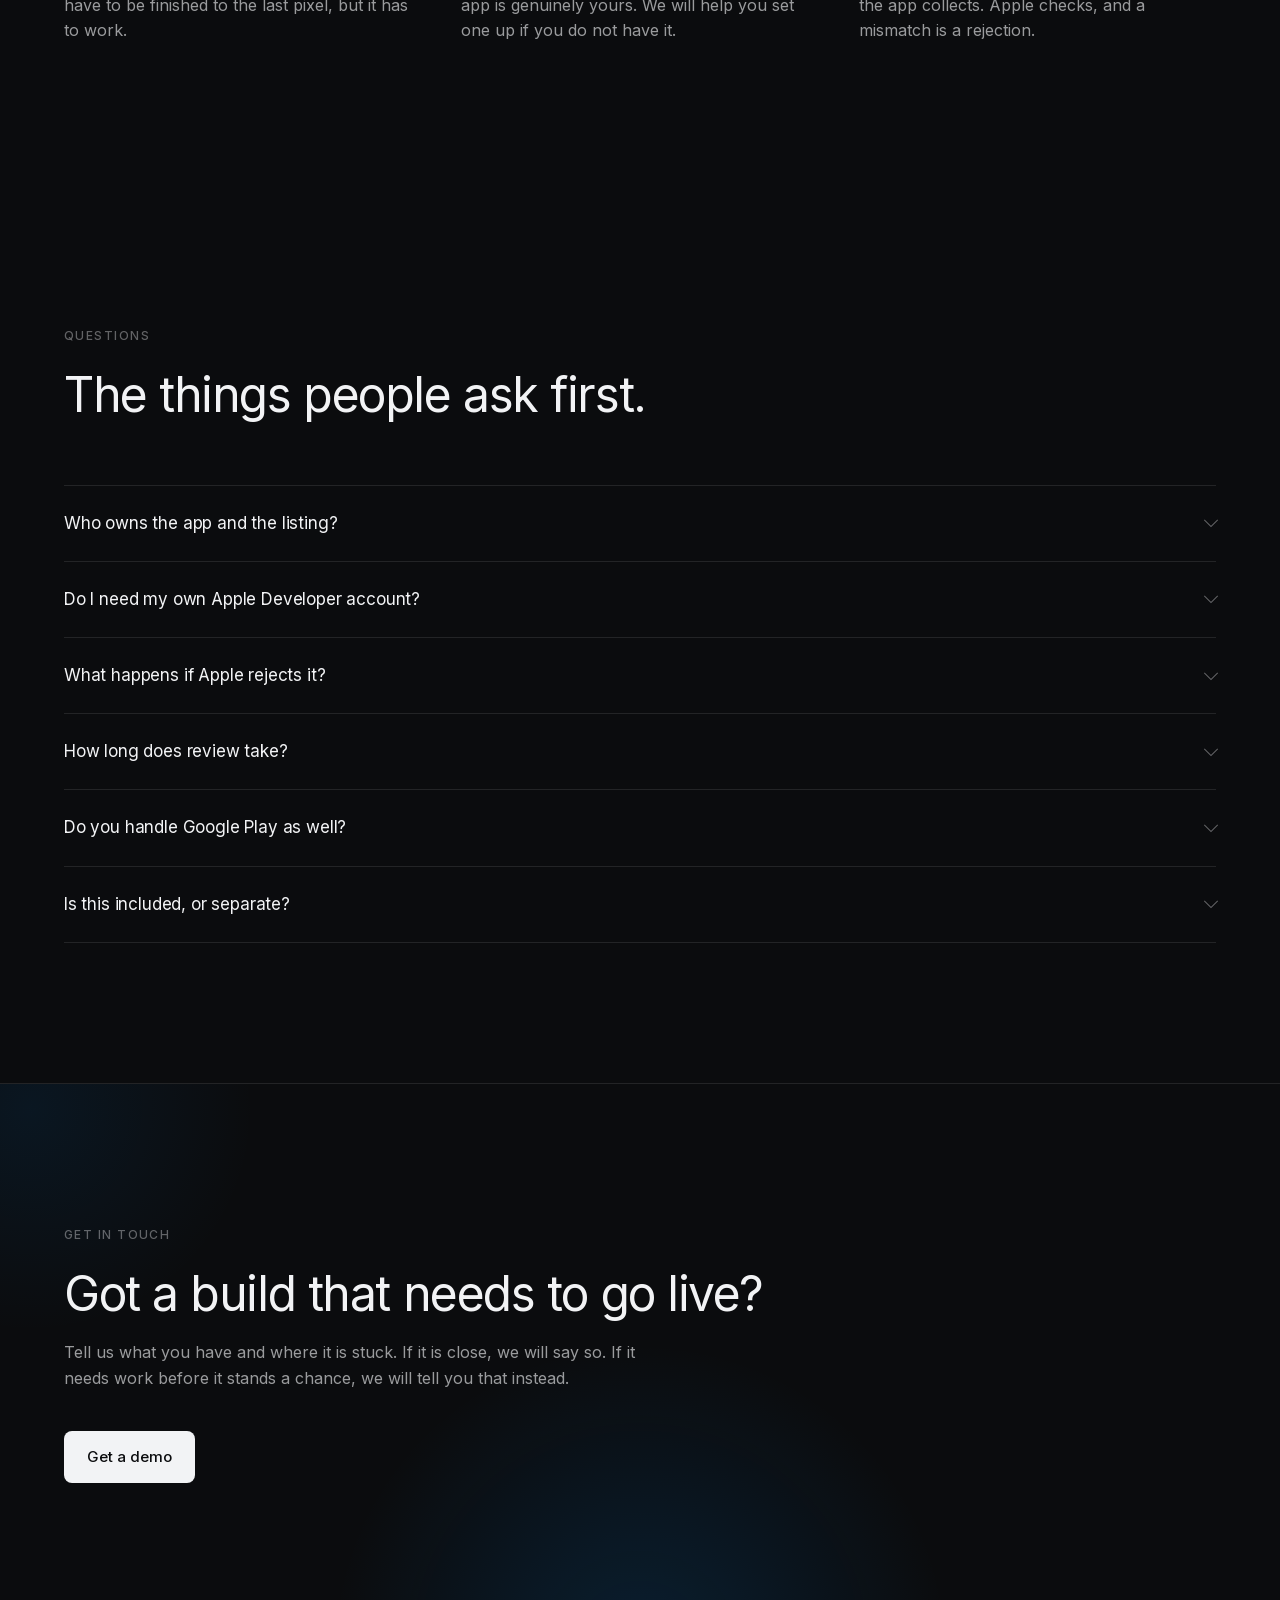
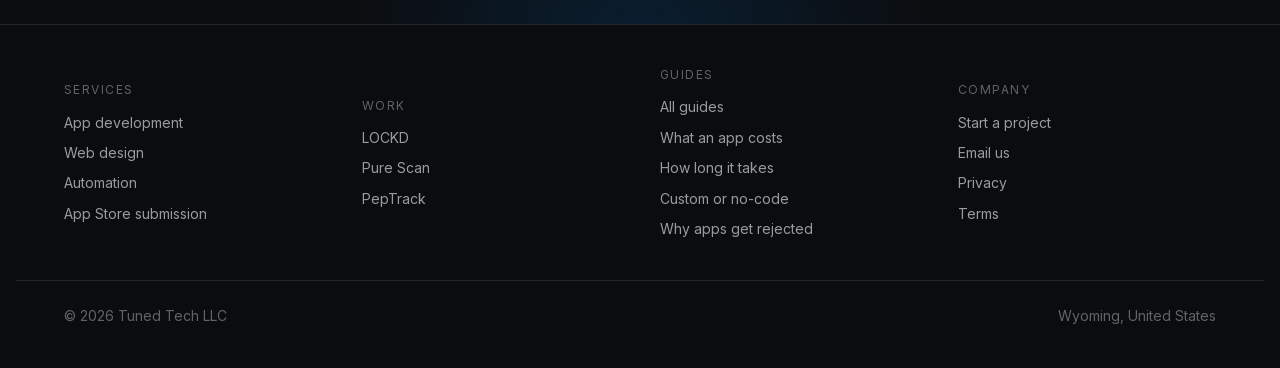
<file: app-store-submission/index.html>
<!DOCTYPE html>
<html lang="en">
<head>
<meta charset="utf-8">
<meta name="viewport" content="width=device-width, initial-scale=1">
<title>App Store Submission Service | Tuned Tech</title>
<meta name="description" content="Tuned Tech takes a finished iOS build through App Store review and onto the store, under your own developer account. We handle the listing, the privacy labels and the rejection if it comes.">
<link rel="canonical" href="https://tunedtech.co/app-store-submission/">

<link rel="icon" href="/favicon.ico" sizes="any">
<link rel="icon" type="image/png" sizes="32x32" href="/assets/icon-32.png">
<link rel="icon" type="image/png" sizes="192x192" href="/assets/icon-192.png">
<link rel="apple-touch-icon" sizes="180x180" href="/assets/icon-180.png">
<link rel="manifest" href="/site.webmanifest">
<meta name="theme-color" content="#0b0c0e">
<meta property="og:type" content="website">
<meta property="og:url" content="https://tunedtech.co/app-store-submission/">
<meta property="og:title" content="App Store Submission Service | Tuned Tech">
<meta property="og:description" content="A finished build, taken through review and onto the store, under your own account.">
<meta property="og:image" content="https://tunedtech.co/assets/icon-512.png">
<meta name="twitter:card" content="summary">
<script type="application/ld+json">{"@context":"https://schema.org","@graph":[{"@type":"BreadcrumbList","itemListElement":[{"@type":"ListItem","position":1,"name":"Home","item":"https://tunedtech.co/"},{"@type":"ListItem","position":2,"name":"App Store submission"}]},{"@type":"Service","name":"App Store Submission and Publishing","description":"Tuned Tech takes a finished iOS build through App Store review and onto the store, under your own developer account.","url":"https://tunedtech.co/app-store-submission/","serviceType":"App Store submission","areaServed":{"@type":"Country","name":"United States"},"provider":{"@type":"Organization","name":"Tuned Tech","url":"https://tunedtech.co/"}},{"@type":"FAQPage","mainEntity":[{"@type":"Question","name":"Who owns the app and the listing?","acceptedAnswer":{"@type":"Answer","text":"You do. We submit under your Apple Developer account, so the app, the listing and the customer relationship stay yours. If you ever stop working with us, nothing needs to move."}},{"@type":"Question","name":"Do I need my own Apple Developer account?","acceptedAnswer":{"@type":"Answer","text":"Yes, and that is deliberate. Publishing under someone else's account means the app is not really yours. If you do not have one, we will walk you through setting it up, including the enrolment steps that trip people up."}},{"@type":"Question","name":"What happens if Apple rejects it?","acceptedAnswer":{"@type":"Answer","text":"We handle it. We read the actual guideline cited, fix the specific thing, and reply in Resolution Center. A rejection is a normal part of the process rather than a failure, and planning for one round is realistic."}},{"@type":"Question","name":"How long does review take?","acceptedAnswer":{"@type":"Answer","text":"Apple's review is usually days rather than weeks, but it is their queue and nobody can promise a date. What we can control is not adding a round to it by submitting something avoidable."}},{"@type":"Question","name":"Do you handle Google Play as well?","acceptedAnswer":{"@type":"Answer","text":"Yes. The rules differ and Play has its own requirements around data safety declarations and target API levels, but the job is the same shape."}},{"@type":"Question","name":"Is this included, or separate?","acceptedAnswer":{"@type":"Answer","text":"It is included when we build the app: getting it live is part of building it. If you have a build from somewhere else and need it published, that is standalone work and we will quote it once we have seen the app."}}]}]}</script>

<link rel="stylesheet" href="/styles.css?v=6562fd9d">
</head>
<body>
<a class="skip-link" href="#main">Skip to content</a>

<header class="site-header" id="siteHeader">
  <div class="wrap">
    <a class="brand" href="/">
      <img src="/assets/icon-192.png" alt="" width="28" height="28">
      <span>Tuned Tech</span>
    </a>
    <nav class="nav" aria-label="Primary">
      <a href="/#work">Work</a>
      <a href="/blog/">Blog</a>
      <a href="/#process">Process</a>
    </nav>
    <a class="btn btn-primary btn-sm header-cta" href="/start/">Get started</a>
  </div>
</header>

<main id="main">

  <section class="hero legal-hero">
    <div class="wrap">
      <nav class="breadcrumbs" aria-label="Breadcrumb">
        <a href="/">Home</a> / <span>App Store submission</span>
      </nav>
      <p class="section-label">App Store submission</p>
      <h1>Your app, through review and onto the store.</h1>
      <p class="lede">
        Having a finished build and having a live app are two different things. Submission has its
        own rules, and it is where a surprising number of finished apps quietly stall.
      </p>
      <div class="hero-actions">
        <a class="btn btn-primary" href="/start/">Get your app submitted</a>
        <a class="btn btn-ghost" href="/blog/why-apps-get-rejected/">Why apps get rejected</a>
      </div>
    </div>
  </section>

  <section id="problem">
    <div class="wrap reveal">
      <p class="section-label">The problem</p>
      <h2 class="measure">Finished is not the same as ready to submit.</h2>
      <p class="body" style="margin-top: 1.25rem;">
        The build being done says nothing about whether the listing is right, whether the privacy
        labels match the binary, or whether a reviewer can reach the feature behind your login.
        Those are the things that send an app back, and none of them are visible from inside the code.
      </p>
      <p class="body" style="margin-top: 1.25rem;">
        We have taken our own apps through this process. The rejections that come up are
        predictable, which is exactly why they are avoidable.
      </p>

      <div class="versus">
        <div class="versus-col">
          <h3>Doing it yourself</h3>
          <ul class="versus-list">
          <li><span class="mark">&#183;</span><span>Reading the review guidelines cold and guessing which apply to you</span></li>
          <li><span class="mark">&#183;</span><span>Filling in privacy labels that must match what the app actually does</span></li>
          <li><span class="mark">&#183;</span><span>Producing screenshots at every size Apple asks for</span></li>
          <li><span class="mark">&#183;</span><span>Discovering account deletion is mandatory after you submit</span></li>
          <li><span class="mark">&#183;</span><span>Decoding a rejection written in guideline numbers</span></li>
          <li><span class="mark">&#183;</span><span>Doing all of it again for every update</span></li>
          </ul>
        </div>
        <div class="versus-col is-ours">
          <h3>Handing it to us</h3>
          <ul class="versus-list">
          <li><span class="mark">&#10003;</span><span>A pre-flight check against the guidelines that actually cause rejections</span></li>
          <li><span class="mark">&#10003;</span><span>Privacy labels completed against what the app really does</span></li>
          <li><span class="mark">&#10003;</span><span>Listing built: screenshots, description, keywords, categories</span></li>
          <li><span class="mark">&#10003;</span><span>Submitted under your account, so the app stays yours</span></li>
          <li><span class="mark">&#10003;</span><span>If Apple pushes back, we read the guideline and answer it</span></li>
          <li><span class="mark">&#10003;</span><span>Available the same way for later releases, if you want us</span></li>
          </ul>
        </div>
      </div>
    </div>
  </section>

  <section class="process">
    <div class="wrap reveal">
      <p class="section-label">What we handle</p>
      <h2 class="measure">From a finished build to a live listing.</h2>
      <div class="steps">
        <div class="step">
          <span class="num">01</span>
          <div>
            <h3>Pre-flight check</h3>
            <p>We go through the build against the guidelines that actually bite: minimum functionality, privacy labels, account deletion, permission prompts, and anything you are charging for.</p>
          </div>
        </div>
        <div class="step">
          <span class="num">02</span>
          <div>
            <h3>Listing and assets</h3>
            <p>Screenshots at the sizes Apple requires, a description written to be read, categories, keywords and the privacy declarations that have to match the binary.</p>
          </div>
        </div>
        <div class="step">
          <span class="num">03</span>
          <div>
            <h3>Submission</h3>
            <p>Submitted under your developer account with working demo credentials, so the reviewer can reach every part of the app without hunting.</p>
          </div>
        </div>
        <div class="step">
          <span class="num">04</span>
          <div>
            <h3>Review and response</h3>
            <p>If it comes back, we read the guideline cited, fix the specific thing, and reply. You get told what happened rather than forwarded a rejection notice.</p>
          </div>
        </div>
        <div class="step">
          <span class="num">05</span>
          <div>
            <h3>Later releases, if you want them</h3>
            <p>If you want us for later releases, it is the same process each time, so shipping an update is not a fresh research project. If you would rather handle them yourself, nothing about the setup stops you.</p>
          </div>
        </div>
      </div>
    </div>
  </section>

  <section class="work">
    <div class="wrap reveal">
      <p class="section-label">What you need</p>
      <h2 class="measure">What to have ready.</h2>
      <div class="grid-3">
        <div class="point">
          <span class="num">01</span>
          <h3>A build that runs</h3>
          <p>Something we can install and use. It does not have to be finished to the last pixel, but it has to work.</p>
        </div>
        <div class="point">
          <span class="num">02</span>
          <h3>A developer account</h3>
          <p>Your own Apple Developer account, so the app is genuinely yours. We will help you set one up if you do not have it.</p>
        </div>
        <div class="point">
          <span class="num">03</span>
          <h3>A privacy policy</h3>
          <p>Live at a real URL, and accurate about what the app collects. Apple checks, and a mismatch is a rejection.</p>
        </div>
      </div>
    </div>
  </section>

  <section class="faq" id="faq">
    <div class="wrap reveal">
      <p class="section-label">Questions</p>
      <h2 class="measure">The things people ask first.</h2>
      <div class="faq-list">
        <details class="faq-item">
          <summary>Who owns the app and the listing?</summary>
          <p>You do. We submit under your Apple Developer account, so the app, the listing and the customer relationship stay yours. If you ever stop working with us, nothing needs to move.</p>
        </details>
        <details class="faq-item">
          <summary>Do I need my own Apple Developer account?</summary>
          <p>Yes, and that is deliberate. Publishing under someone else's account means the app is not really yours. If you do not have one, we will walk you through setting it up, including the enrolment steps that trip people up.</p>
        </details>
        <details class="faq-item">
          <summary>What happens if Apple rejects it?</summary>
          <p>We handle it. We read the actual guideline cited, fix the specific thing, and reply in Resolution Center. A rejection is a normal part of the process rather than a failure, and planning for one round is realistic.</p>
        </details>
        <details class="faq-item">
          <summary>How long does review take?</summary>
          <p>Apple's review is usually days rather than weeks, but it is their queue and nobody can promise a date. What we can control is not adding a round to it by submitting something avoidable.</p>
        </details>
        <details class="faq-item">
          <summary>Do you handle Google Play as well?</summary>
          <p>Yes. The rules differ and Play has its own requirements around data safety declarations and target API levels, but the job is the same shape.</p>
        </details>
        <details class="faq-item">
          <summary>Is this included, or separate?</summary>
          <p>It is included when we build the app: getting it live is part of building it. If you have a build from somewhere else and need it published, that is standalone work and we will quote it once we have seen the app.</p>
        </details>
      </div>
    </div>
  </section>

  <section class="contact">
    <div class="wrap reveal">
      <p class="section-label">Get in touch</p>
      <h2 class="measure">Got a build that needs to go live?</h2>
      <p class="body" style="margin-top: 1.25rem;">
        Tell us what you have and where it is stuck. If it is close, we will say so. If it needs
        work before it stands a chance, we will tell you that instead.
      </p>
      <div class="hero-actions">
        <a class="btn btn-primary" href="/start/">Get a demo</a>
      </div>
    </div>
  </section>

</main>
<footer class="site-footer">
  <div class="wrap footer-grid">
    <div class="footer-col">
      <span class="footer-h">Services</span>
      <a href="/">App development</a>
      <a href="/web-design/">Web design</a>
      <a href="/automation/">Automation</a>
      <a href="/app-store-submission/">App Store submission</a>
    </div>
    <div class="footer-col">
      <span class="footer-h">Work</span>
      <a href="/work/lockd/">LOCKD</a>
      <a href="/work/pure-scan/">Pure Scan</a>
      <a href="/work/peptrack/">PepTrack</a>
    </div>
    <div class="footer-col">
      <span class="footer-h">Guides</span>
      <a href="/blog/">All guides</a>
      <a href="/blog/what-an-app-costs/">What an app costs</a>
      <a href="/blog/how-long-an-app-takes/">How long it takes</a>
      <a href="/blog/custom-app-or-no-code/">Custom or no-code</a>
      <a href="/blog/why-apps-get-rejected/">Why apps get rejected</a>
    </div>
    <div class="footer-col">
      <span class="footer-h">Company</span>
      <a href="/start/">Start a project</a>
      <a href="mailto:hello.tunedtech@gmail.com">Email us</a>
      <a href="/privacy.html">Privacy</a>
      <a href="/terms.html">Terms</a>
    </div>
  </div>
  <div class="wrap footer-base">
    <span>&copy; 2026 Tuned Tech LLC</span>
    <span>Wyoming, United States</span>
  </div>
</footer>

<script>
(function () {
  'use strict';
  var header = document.getElementById('siteHeader');
  var onScroll = function () { header.setAttribute('data-stuck', String(window.scrollY > 8)); };
  onScroll();
  window.addEventListener('scroll', onScroll, { passive: true });
  var reveals = document.querySelectorAll('.reveal');
  if (!('IntersectionObserver' in window) ||
      window.matchMedia('(prefers-reduced-motion: reduce)').matches) {
    reveals.forEach(function (el) { el.classList.add('is-in'); });
  } else {
    var io = new IntersectionObserver(function (entries) {
      entries.forEach(function (entry) {
        if (entry.isIntersecting) { entry.target.classList.add('is-in'); io.unobserve(entry.target); }
      });
    }, { rootMargin: '0px 0px -10% 0px', threshold: 0.05 });
    reveals.forEach(function (el) { io.observe(el); });
  }
})();
</script>
</body>
</html>
</file>
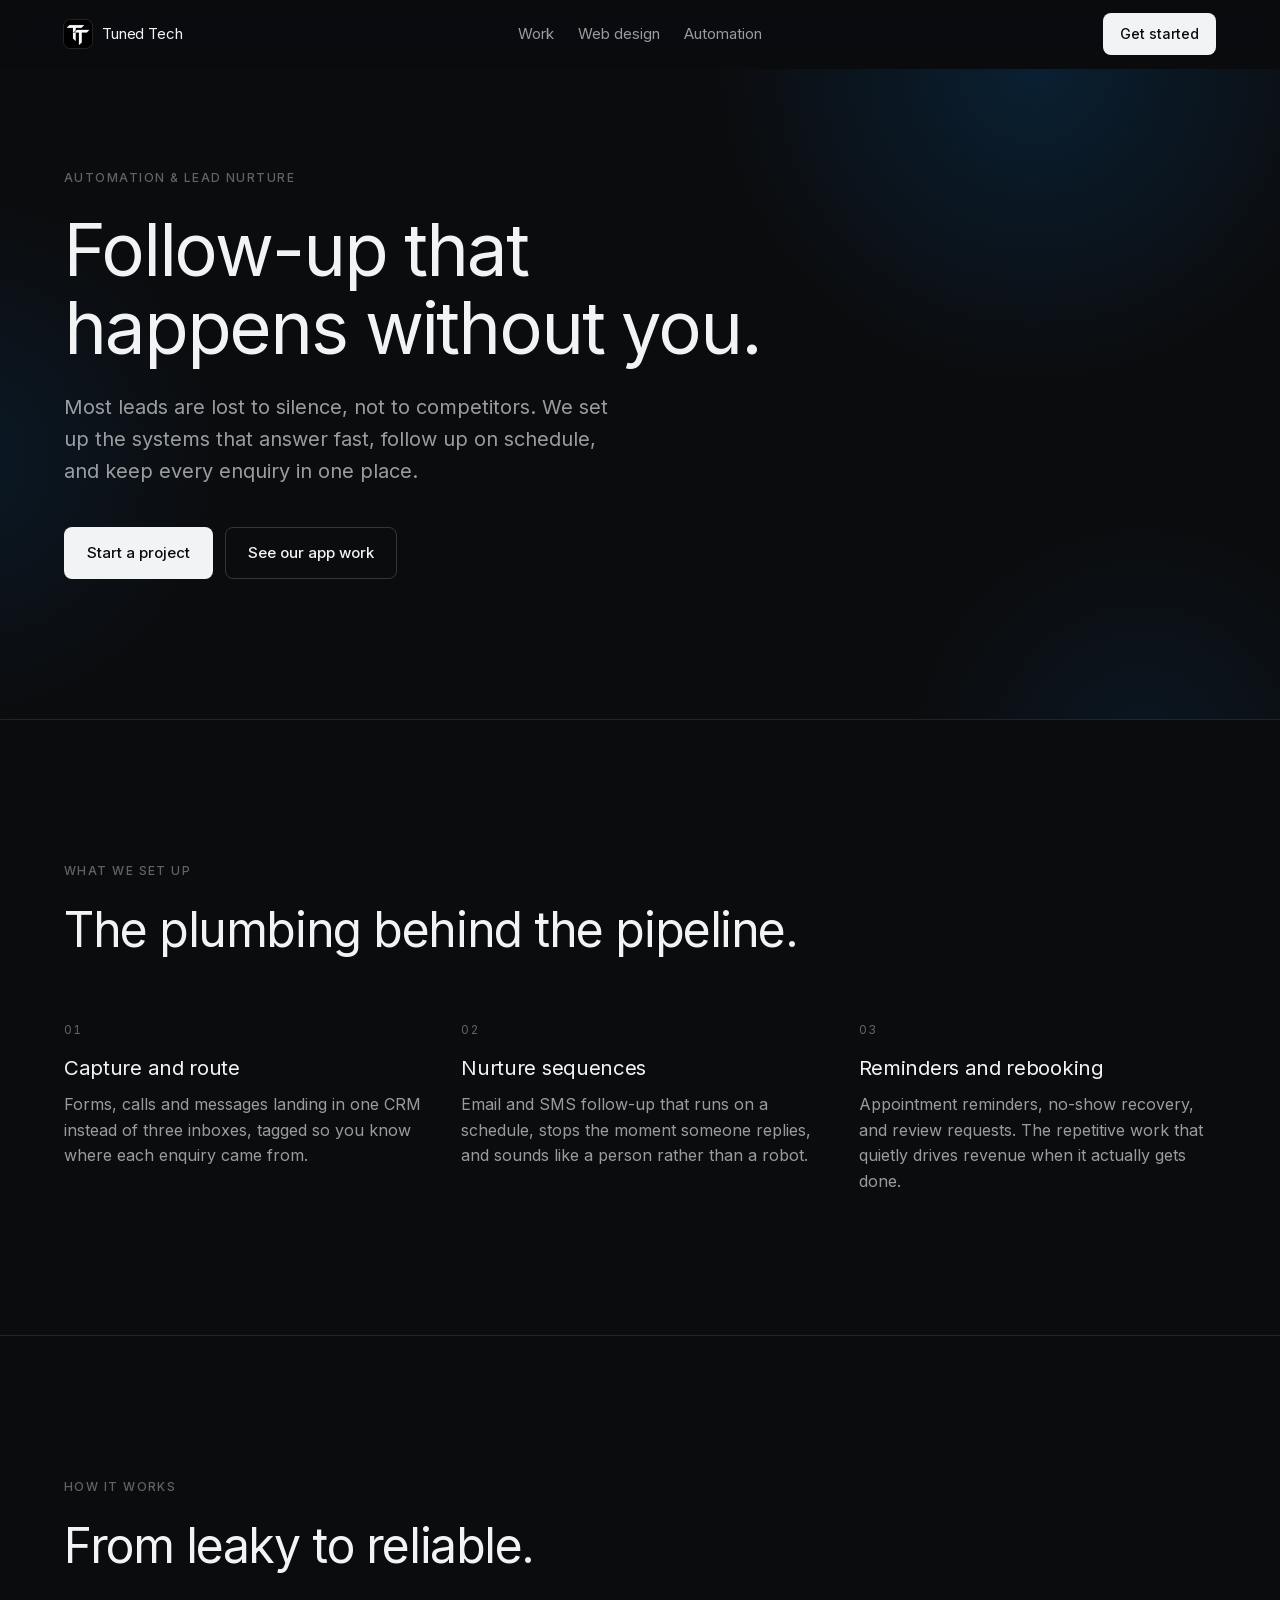
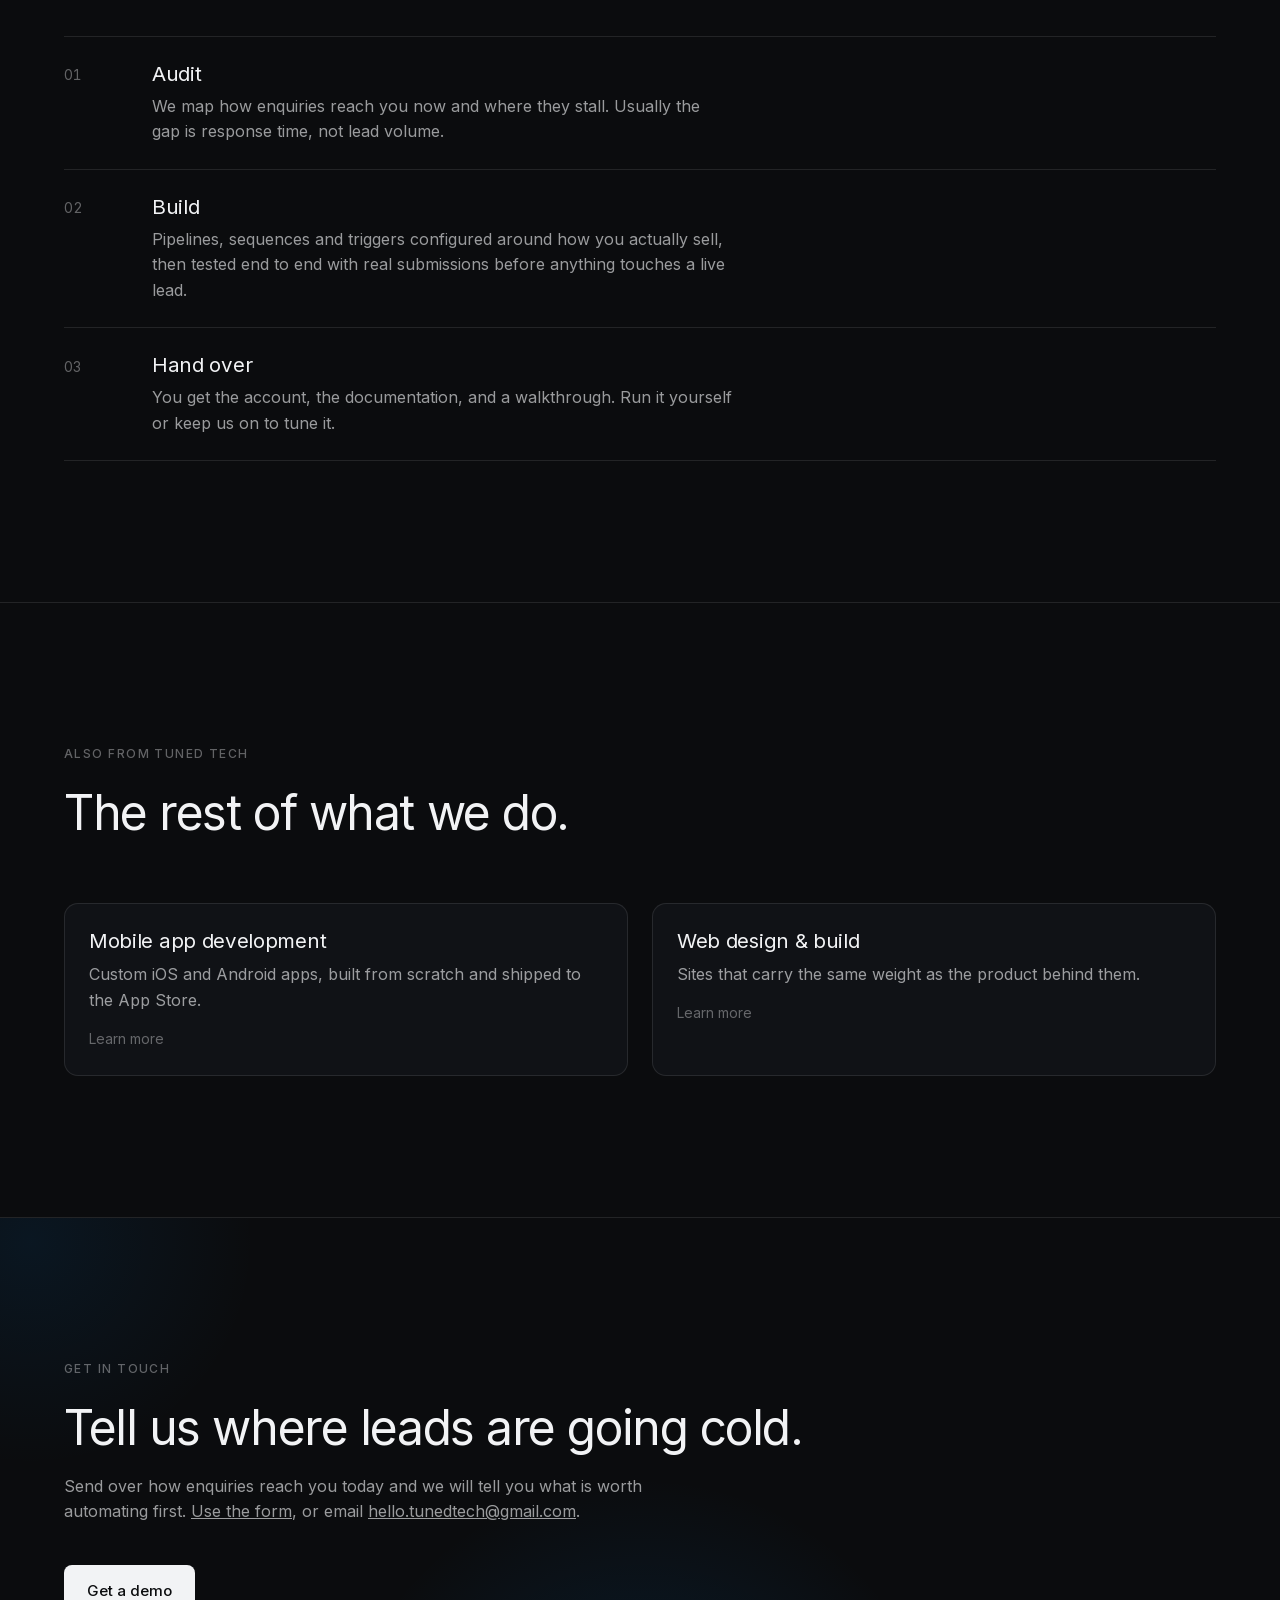
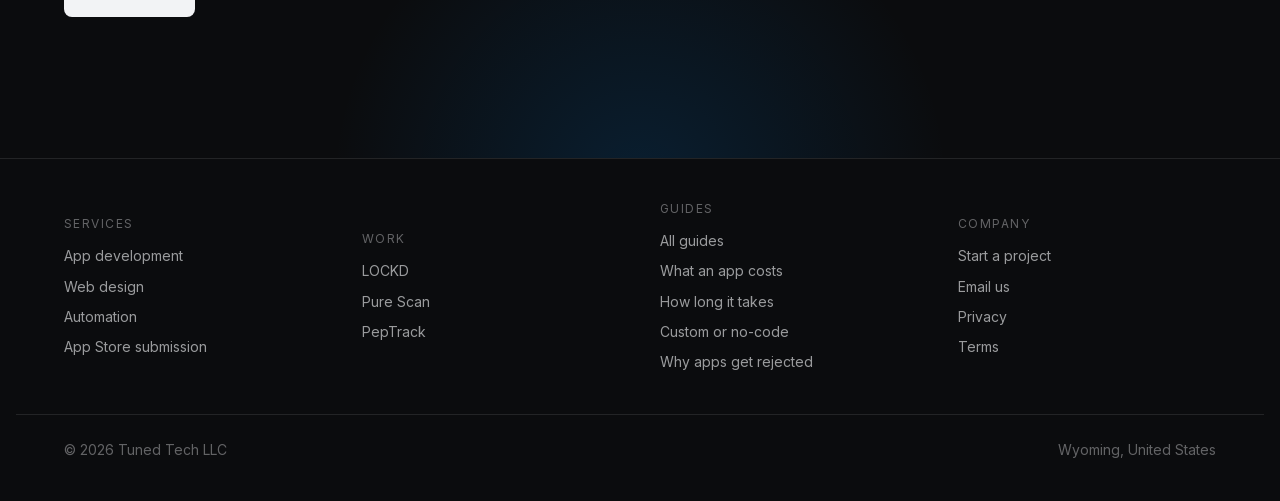
<file: automation/index.html>
<!DOCTYPE html>
<html lang="en">
<head>
<meta charset="utf-8">
<meta name="viewport" content="width=device-width, initial-scale=1">
<title>Automation &amp; Lead Nurture | Tuned Tech</title>
<meta name="description" content="Tuned Tech sets up CRM, follow-up sequences and workflow automation so leads get answered fast and nothing goes cold while you are busy doing the work.">
<link rel="canonical" href="https://tunedtech.co/automation/">

<link rel="icon" href="/favicon.ico" sizes="any">
<link rel="icon" type="image/png" sizes="32x32" href="/assets/icon-32.png">
<link rel="icon" type="image/png" sizes="192x192" href="/assets/icon-192.png">
<link rel="apple-touch-icon" sizes="180x180" href="/assets/icon-180.png">
<link rel="manifest" href="/site.webmanifest">
<meta name="theme-color" content="#0b0c0e">

<meta property="og:type" content="website">
<meta property="og:url" content="https://tunedtech.co/automation/">
<meta property="og:title" content="Automation &amp; Lead Nurture | Tuned Tech">
<meta property="og:description" content="Follow-up that happens whether or not you remember to send it.">
<meta property="og:image" content="https://tunedtech.co/assets/icon-512.png">
<meta name="twitter:card" content="summary">
<script type="application/ld+json">{"@context":"https://schema.org","@graph":[{"@type":"BreadcrumbList","itemListElement":[{"@type":"ListItem","position":1,"name":"Home","item":"https://tunedtech.co/"},{"@type":"ListItem","position":2,"name":"Automation"}]},{"@type":"Service","name":"Automation and Lead Nurture","description":"CRM setup, follow-up sequences and workflow automation so enquiries are answered fast and nothing goes cold.","url":"https://tunedtech.co/automation/","serviceType":"Automation and Lead Nurture","areaServed":{"@type":"Country","name":"United States"},"provider":{"@type":"Organization","name":"Tuned Tech","url":"https://tunedtech.co/"}}]}</script>

<link rel="stylesheet" href="/styles.css?v=6562fd9d">
</head>
<body>
<a class="skip-link" href="#main">Skip to content</a>

<header class="site-header" id="siteHeader">
  <div class="wrap">
    <a class="brand" href="/">
      <img src="/assets/icon-192.png" alt="" width="28" height="28">
      <span>Tuned Tech</span>
    </a>
    <nav class="nav" aria-label="Primary">
      <a href="/#work">Work</a>
      <a href="/web-design/">Web design</a>
      <a href="/automation/" aria-current="page">Automation</a>
    </nav>
    <a class="btn btn-primary btn-sm header-cta" href="/start/">Get started</a>
  </div>
</header>

<main id="main">

  <section class="hero">
    <div class="wrap">
      <p class="section-label">Automation &amp; lead nurture</p>
      <h1>Follow-up that happens without you.</h1>
      <p class="lede">
        Most leads are lost to silence, not to competitors. We set up the systems that answer
        fast, follow up on schedule, and keep every enquiry in one place.
      </p>
      <div class="hero-actions">
        <a class="btn btn-primary" href="/start/">Start a project</a>
        <a class="btn btn-ghost" href="/">See our app work</a>
      </div>
    </div>
  </section>

  <section id="included">
    <div class="wrap reveal">
      <p class="section-label">What we set up</p>
      <h2 class="measure">The plumbing behind the pipeline.</h2>

      <div class="grid-3">
        <div class="point">
          <span class="num">01</span>
          <h3>Capture and route</h3>
          <p>
            Forms, calls and messages landing in one CRM instead of three inboxes, tagged so
            you know where each enquiry came from.
          </p>
        </div>
        <div class="point">
          <span class="num">02</span>
          <h3>Nurture sequences</h3>
          <p>
            Email and SMS follow-up that runs on a schedule, stops the moment someone replies,
            and sounds like a person rather than a robot.
          </p>
        </div>
        <div class="point">
          <span class="num">03</span>
          <h3>Reminders and rebooking</h3>
          <p>
            Appointment reminders, no-show recovery, and review requests. The repetitive work
            that quietly drives revenue when it actually gets done.
          </p>
        </div>
      </div>
    </div>
  </section>

  <section class="process">
    <div class="wrap reveal">
      <p class="section-label">How it works</p>
      <h2 class="measure">From leaky to reliable.</h2>

      <div class="steps">
        <div class="step">
          <span class="num">01</span>
          <div>
            <h3>Audit</h3>
            <p>
              We map how enquiries reach you now and where they stall. Usually the gap is
              response time, not lead volume.
            </p>
          </div>
        </div>
        <div class="step">
          <span class="num">02</span>
          <div>
            <h3>Build</h3>
            <p>
              Pipelines, sequences and triggers configured around how you actually sell, then
              tested end to end with real submissions before anything touches a live lead.
            </p>
          </div>
        </div>
        <div class="step">
          <span class="num">03</span>
          <div>
            <h3>Hand over</h3>
            <p>
              You get the account, the documentation, and a walkthrough. Run it yourself or
              keep us on to tune it.
            </p>
          </div>
        </div>
      </div>
    </div>
  </section>

  <section class="services">
    <div class="wrap reveal">
      <p class="section-label">Also from Tuned Tech</p>
      <h2 class="measure">The rest of what we do.</h2>
      <div class="service-grid">
        <a class="service" href="/">
          <h3>Mobile app development</h3>
          <p>Custom iOS and Android apps, built from scratch and shipped to the App Store.</p>
          <span class="go">Learn more</span>
        </a>
        <a class="service" href="/web-design/">
          <h3>Web design &amp; build</h3>
          <p>Sites that carry the same weight as the product behind them.</p>
          <span class="go">Learn more</span>
        </a>
      </div>
    </div>
  </section>

  <section class="contact">
    <div class="wrap reveal">
      <p class="section-label">Get in touch</p>
      <h2 class="measure">Tell us where leads are going cold.</h2>
      <p class="body" style="margin-top: 1.25rem;">
        Send over how enquiries reach you today and we will tell you what is worth automating
        first. <a href="/start/">Use the form</a>, or email
        <a href="mailto:hello.tunedtech@gmail.com">hello.tunedtech@gmail.com</a>.
      </p>
      <div class="hero-actions">
        <a class="btn btn-primary" href="/start/">Get a demo</a>
      </div>
    </div>
  </section>

</main>

<footer class="site-footer">
  <div class="wrap footer-grid">
    <div class="footer-col">
      <span class="footer-h">Services</span>
      <a href="/">App development</a>
      <a href="/web-design/">Web design</a>
      <a href="/automation/">Automation</a>
      <a href="/app-store-submission/">App Store submission</a>
    </div>
    <div class="footer-col">
      <span class="footer-h">Work</span>
      <a href="/work/lockd/">LOCKD</a>
      <a href="/work/pure-scan/">Pure Scan</a>
      <a href="/work/peptrack/">PepTrack</a>
    </div>
    <div class="footer-col">
      <span class="footer-h">Guides</span>
      <a href="/blog/">All guides</a>
      <a href="/blog/what-an-app-costs/">What an app costs</a>
      <a href="/blog/how-long-an-app-takes/">How long it takes</a>
      <a href="/blog/custom-app-or-no-code/">Custom or no-code</a>
      <a href="/blog/why-apps-get-rejected/">Why apps get rejected</a>
    </div>
    <div class="footer-col">
      <span class="footer-h">Company</span>
      <a href="/start/">Start a project</a>
      <a href="mailto:hello.tunedtech@gmail.com">Email us</a>
      <a href="/privacy.html">Privacy</a>
      <a href="/terms.html">Terms</a>
    </div>
  </div>
  <div class="wrap footer-base">
    <span>&copy; 2026 Tuned Tech LLC</span>
    <span>Wyoming, United States</span>
  </div>
</footer>

<script>
(function () {
  'use strict';
  var header = document.getElementById('siteHeader');
  var onScroll = function () { header.setAttribute('data-stuck', String(window.scrollY > 8)); };
  onScroll();
  window.addEventListener('scroll', onScroll, { passive: true });

  var reveals = document.querySelectorAll('.reveal');
  if (!('IntersectionObserver' in window) ||
      window.matchMedia('(prefers-reduced-motion: reduce)').matches) {
    reveals.forEach(function (el) { el.classList.add('is-in'); });
  } else {
    var io = new IntersectionObserver(function (entries) {
      entries.forEach(function (entry) {
        if (entry.isIntersecting) { entry.target.classList.add('is-in'); io.unobserve(entry.target); }
      });
    }, { rootMargin: '0px 0px -10% 0px', threshold: 0.05 });
    reveals.forEach(function (el) { io.observe(el); });
  }
})();
</script>
</body>
</html>
</file>
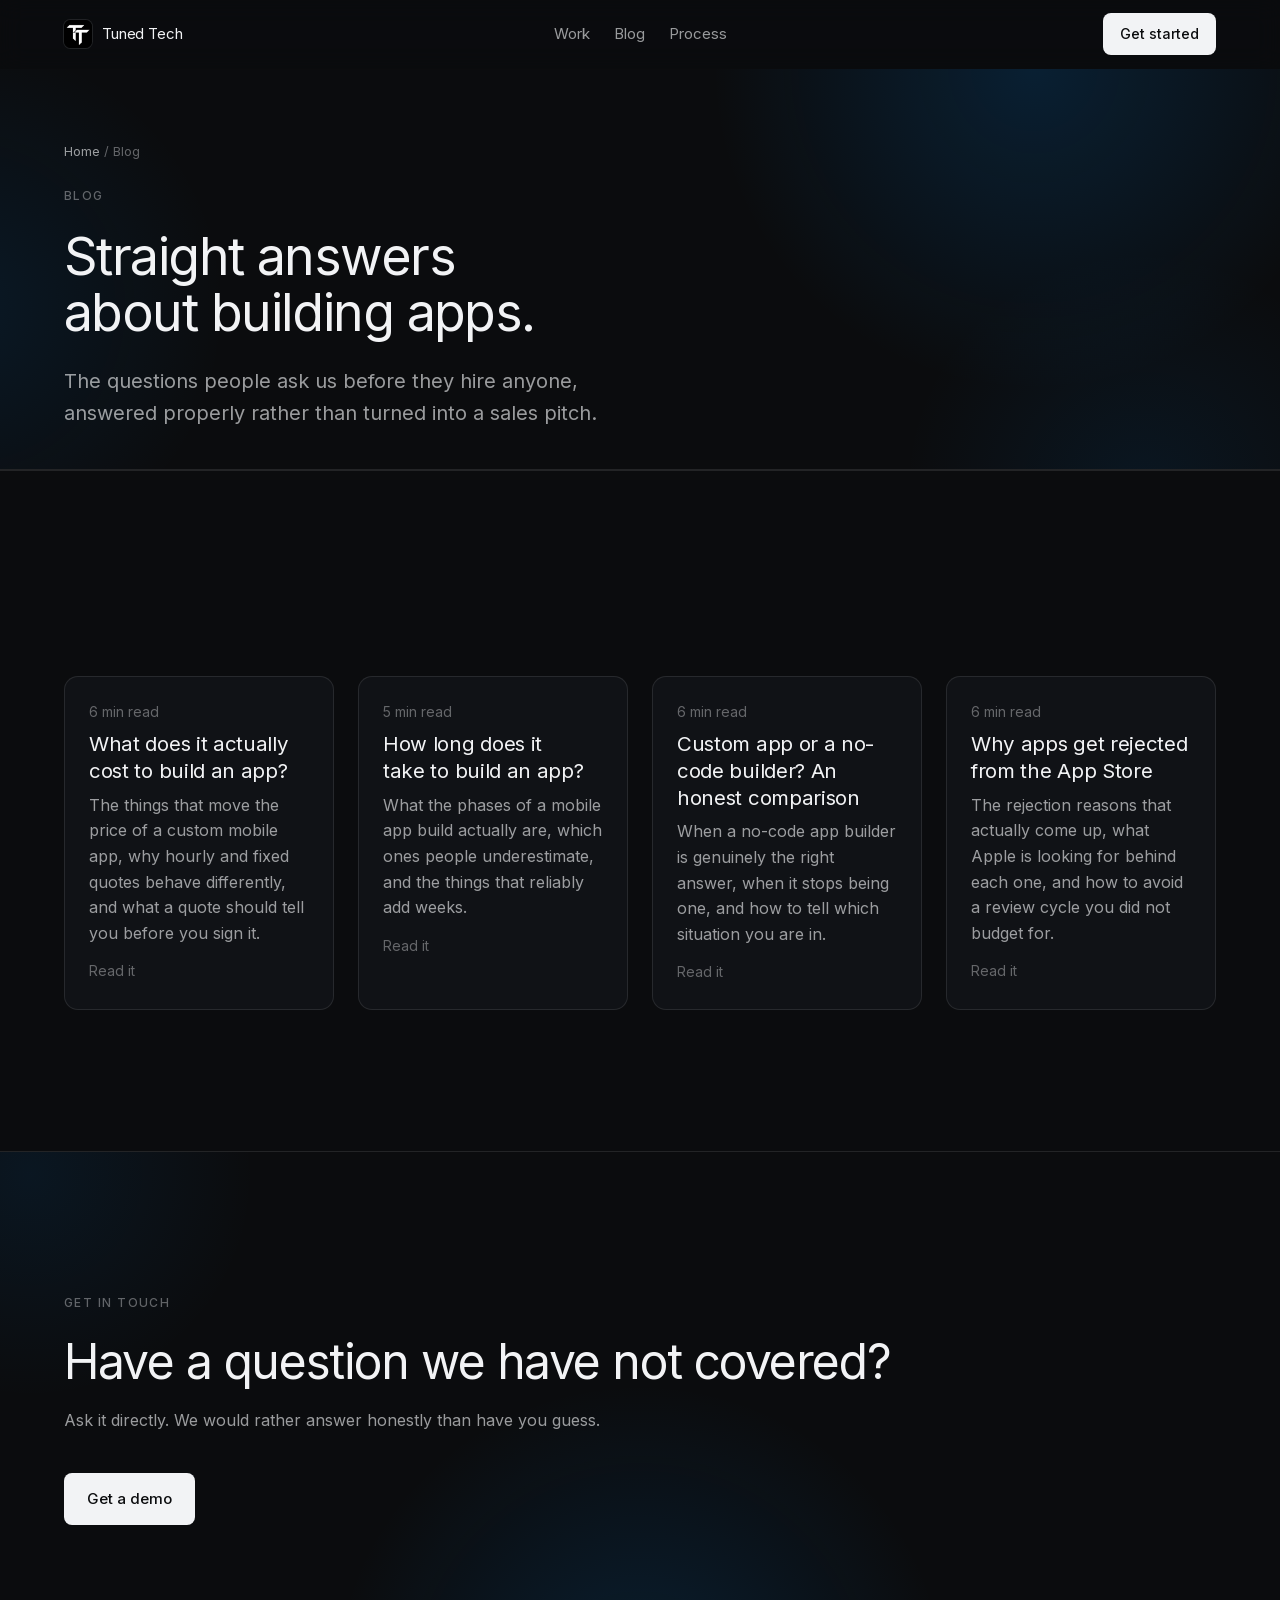
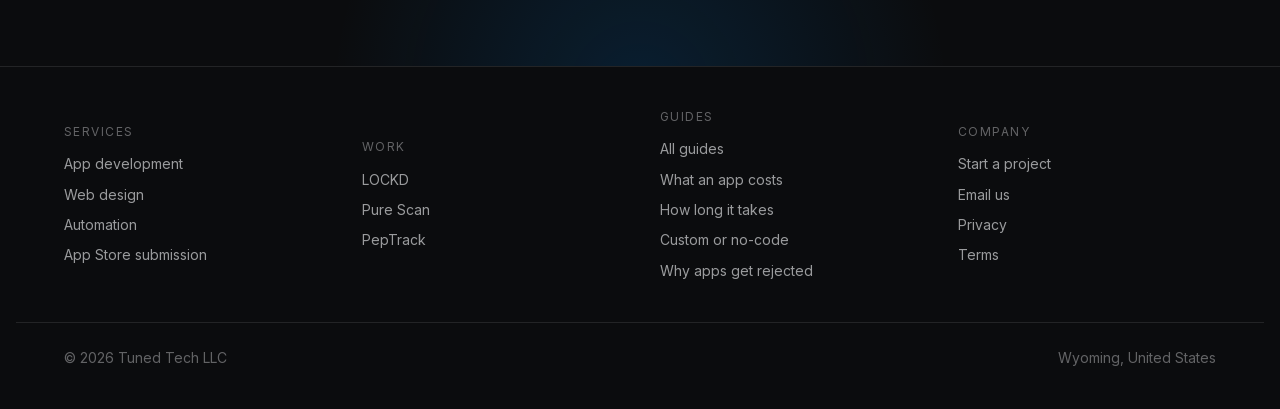
<file: blog/index.html>
<!DOCTYPE html>
<html lang="en">
<head>
<meta charset="utf-8">
<meta name="viewport" content="width=device-width, initial-scale=1">
<title>Blog | Tuned Tech</title>
<meta name="description" content="Straight answers about building mobile apps: what they cost, how long they take, and what happens at App Store review.">
<link rel="canonical" href="https://tunedtech.co/blog/">

<link rel="icon" href="/favicon.ico" sizes="any">
<link rel="icon" type="image/png" sizes="32x32" href="/assets/icon-32.png">
<link rel="icon" type="image/png" sizes="192x192" href="/assets/icon-192.png">
<link rel="apple-touch-icon" sizes="180x180" href="/assets/icon-180.png">
<link rel="manifest" href="/site.webmanifest">
<meta name="theme-color" content="#0b0c0e">
<meta property="og:type" content="website">
<meta property="og:url" content="https://tunedtech.co/blog/">
<meta property="og:title" content="Blog | Tuned Tech">
<meta property="og:description" content="Straight answers about building mobile apps: what they cost, how long they take, and what happens at App Store review.">
<meta property="og:image" content="https://tunedtech.co/assets/icon-512.png">
<meta name="twitter:card" content="summary">
<script type="application/ld+json">{"@context":"https://schema.org","@graph":[{"@type":"BreadcrumbList","itemListElement":[{"@type":"ListItem","position":1,"name":"Home","item":"https://tunedtech.co/"},{"@type":"ListItem","position":2,"name":"Blog"}]},{"@type":"Blog","name":"Tuned Tech Blog","url":"https://tunedtech.co/blog/","blogPost":[{"@type":"BlogPosting","headline":"What does it actually cost to build an app?","url":"https://tunedtech.co/blog/what-an-app-costs/","datePublished":"2026-08-29"},{"@type":"BlogPosting","headline":"How long does it take to build an app?","url":"https://tunedtech.co/blog/how-long-an-app-takes/","datePublished":"2026-08-29"},{"@type":"BlogPosting","headline":"Custom app or a no-code builder? An honest comparison","url":"https://tunedtech.co/blog/custom-app-or-no-code/","datePublished":"2026-08-29"},{"@type":"BlogPosting","headline":"Why apps get rejected from the App Store","url":"https://tunedtech.co/blog/why-apps-get-rejected/","datePublished":"2026-08-29"}]}]}</script>
<link rel="stylesheet" href="/styles.css?v=6562fd9d">
</head>
<body>
<a class="skip-link" href="#main">Skip to content</a>

<header class="site-header" id="siteHeader">
  <div class="wrap">
    <a class="brand" href="/">
      <img src="/assets/icon-192.png" alt="" width="28" height="28">
      <span>Tuned Tech</span>
    </a>
    <nav class="nav" aria-label="Primary">
      <a href="/#work">Work</a>
      <a href="/blog/">Blog</a>
      <a href="/#process">Process</a>
    </nav>
    <a class="btn btn-primary btn-sm header-cta" href="/start/">Get started</a>
  </div>
</header>

<main id="main">

  <section class="hero legal-hero">
    <div class="wrap">
      <nav class="breadcrumbs" aria-label="Breadcrumb">
        <a href="/">Home</a> / <span>Blog</span>
      </nav>
      <p class="section-label">Blog</p>
      <h1>Straight answers about building apps.</h1>
      <p class="lede">
        The questions people ask us before they hire anyone, answered properly rather than
        turned into a sales pitch.
      </p>
    </div>
  </section>

  <section class="services">
    <div class="wrap reveal">
      <div class="service-grid">
        <a class="service" href="/blog/what-an-app-costs/">
          <span class="go" style="margin:0 0 .5rem;display:block">6 min read</span>
          <h3>What does it actually cost to build an app?</h3>
          <p>The things that move the price of a custom mobile app, why hourly and fixed quotes behave differently, and what a quote should tell you before you sign it.</p>
          <span class="go">Read it</span>
        </a>
        <a class="service" href="/blog/how-long-an-app-takes/">
          <span class="go" style="margin:0 0 .5rem;display:block">5 min read</span>
          <h3>How long does it take to build an app?</h3>
          <p>What the phases of a mobile app build actually are, which ones people underestimate, and the things that reliably add weeks.</p>
          <span class="go">Read it</span>
        </a>
        <a class="service" href="/blog/custom-app-or-no-code/">
          <span class="go" style="margin:0 0 .5rem;display:block">6 min read</span>
          <h3>Custom app or a no-code builder? An honest comparison</h3>
          <p>When a no-code app builder is genuinely the right answer, when it stops being one, and how to tell which situation you are in.</p>
          <span class="go">Read it</span>
        </a>
        <a class="service" href="/blog/why-apps-get-rejected/">
          <span class="go" style="margin:0 0 .5rem;display:block">6 min read</span>
          <h3>Why apps get rejected from the App Store</h3>
          <p>The rejection reasons that actually come up, what Apple is looking for behind each one, and how to avoid a review cycle you did not budget for.</p>
          <span class="go">Read it</span>
        </a>
      </div>
    </div>
  </section>

  <section class="contact">
    <div class="wrap reveal">
      <p class="section-label">Get in touch</p>
      <h2 class="measure">Have a question we have not covered?</h2>
      <p class="body" style="margin-top: 1.25rem;">
        Ask it directly. We would rather answer honestly than have you guess.
      </p>
      <div class="hero-actions">
        <a class="btn btn-primary" href="/start/">Get a demo</a>
      </div>
    </div>
  </section>
</main>

<footer class="site-footer">
  <div class="wrap footer-grid">
    <div class="footer-col">
      <span class="footer-h">Services</span>
      <a href="/">App development</a>
      <a href="/web-design/">Web design</a>
      <a href="/automation/">Automation</a>
      <a href="/app-store-submission/">App Store submission</a>
    </div>
    <div class="footer-col">
      <span class="footer-h">Work</span>
      <a href="/work/lockd/">LOCKD</a>
      <a href="/work/pure-scan/">Pure Scan</a>
      <a href="/work/peptrack/">PepTrack</a>
    </div>
    <div class="footer-col">
      <span class="footer-h">Guides</span>
      <a href="/blog/">All guides</a>
      <a href="/blog/what-an-app-costs/">What an app costs</a>
      <a href="/blog/how-long-an-app-takes/">How long it takes</a>
      <a href="/blog/custom-app-or-no-code/">Custom or no-code</a>
      <a href="/blog/why-apps-get-rejected/">Why apps get rejected</a>
    </div>
    <div class="footer-col">
      <span class="footer-h">Company</span>
      <a href="/start/">Start a project</a>
      <a href="mailto:hello.tunedtech@gmail.com">Email us</a>
      <a href="/privacy.html">Privacy</a>
      <a href="/terms.html">Terms</a>
    </div>
  </div>
  <div class="wrap footer-base">
    <span>&copy; 2026 Tuned Tech LLC</span>
    <span>Wyoming, United States</span>
  </div>
</footer>

<script>
(function () {
  'use strict';
  var header = document.getElementById('siteHeader');
  var onScroll = function () { header.setAttribute('data-stuck', String(window.scrollY > 8)); };
  onScroll();
  window.addEventListener('scroll', onScroll, { passive: true });
  var reveals = document.querySelectorAll('.reveal');
  if (!('IntersectionObserver' in window) ||
      window.matchMedia('(prefers-reduced-motion: reduce)').matches) {
    reveals.forEach(function (el) { el.classList.add('is-in'); });
  } else {
    var io = new IntersectionObserver(function (entries) {
      entries.forEach(function (entry) {
        if (entry.isIntersecting) { entry.target.classList.add('is-in'); io.unobserve(entry.target); }
      });
    }, { rootMargin: '0px 0px -10% 0px', threshold: 0.05 });
    reveals.forEach(function (el) { io.observe(el); });
  }
})();
</script>
</body>
</html>
</file>
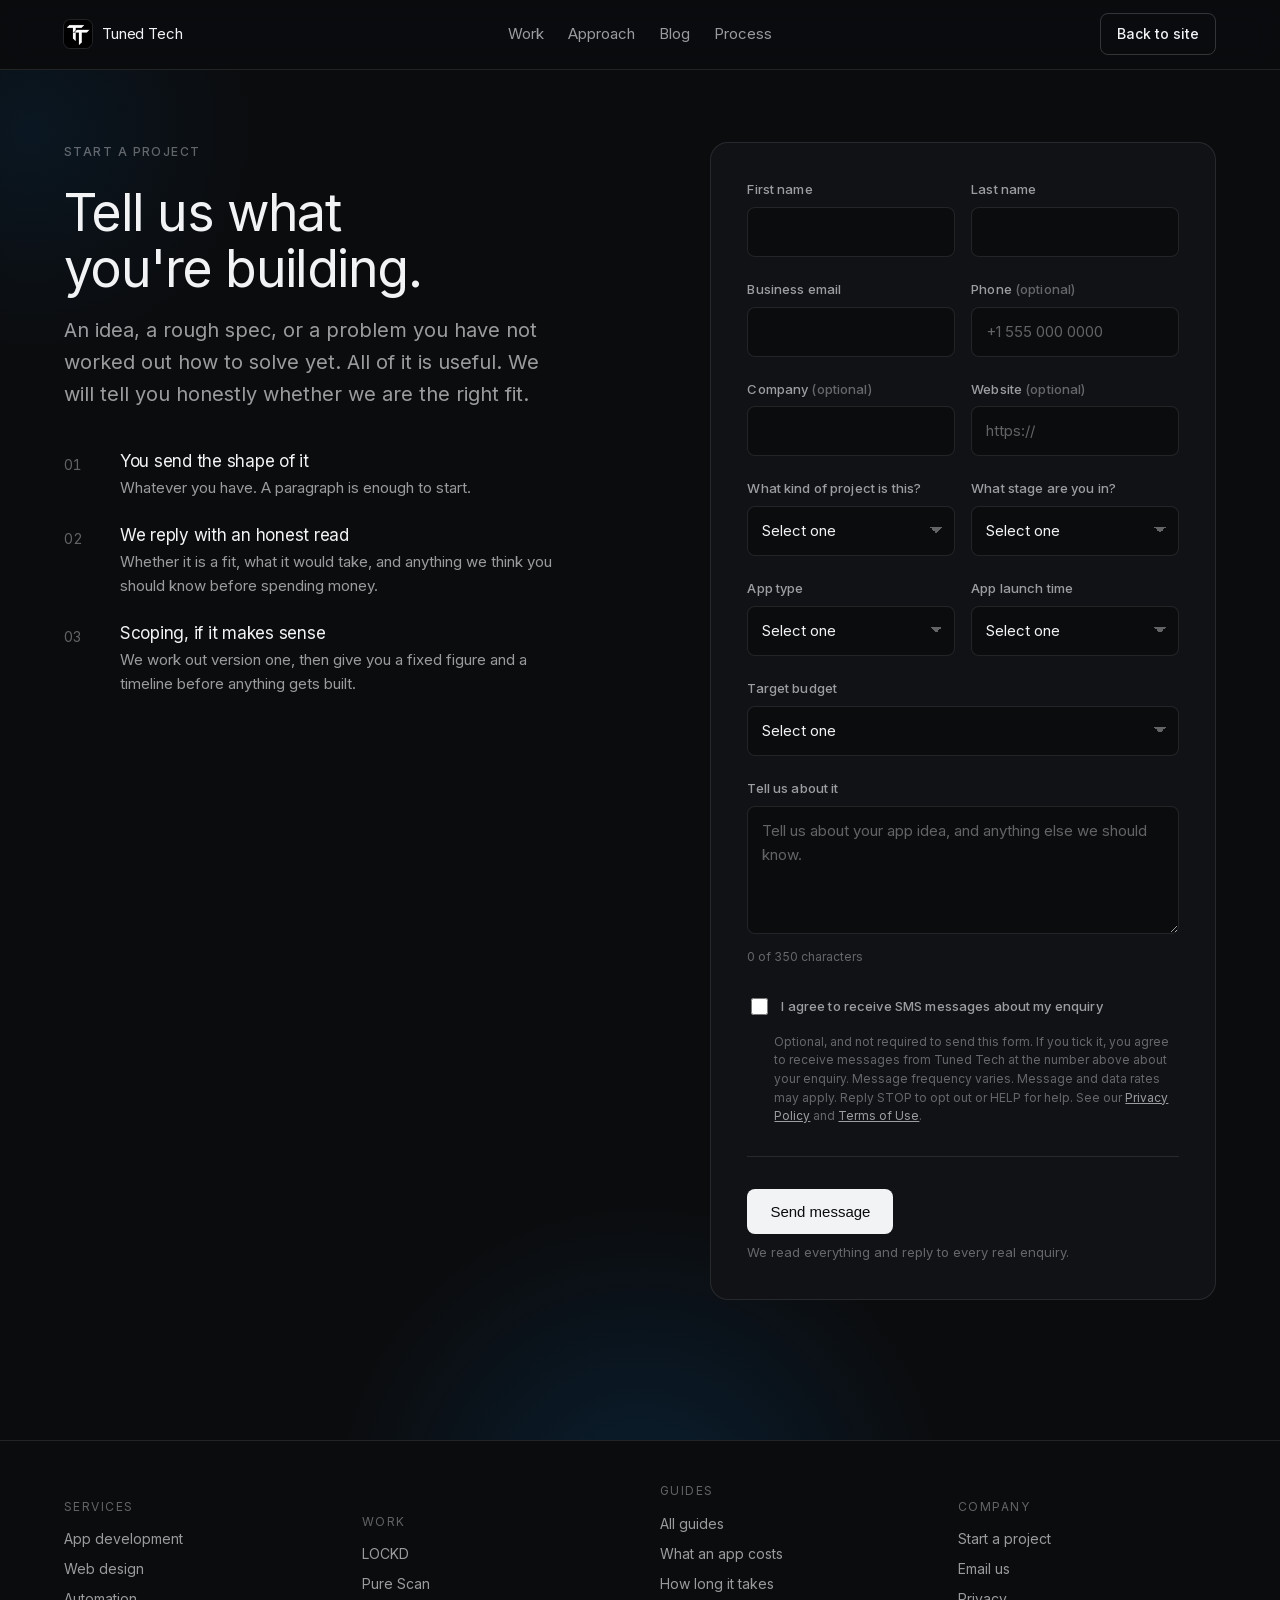
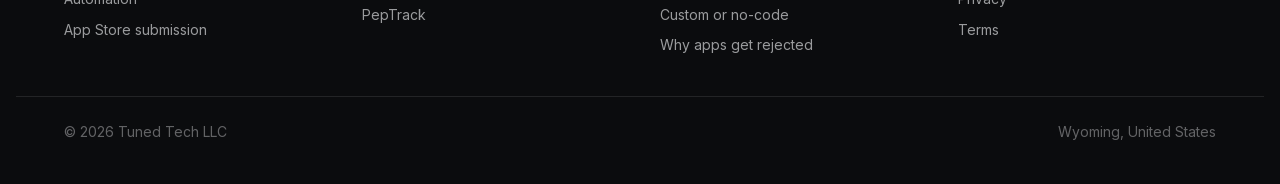
<file: start/index.html>
<!DOCTYPE html>
<html lang="en">
<head>
<meta charset="utf-8">
<meta name="viewport" content="width=device-width, initial-scale=1">
<title>Start a Project | Tuned Tech</title>
<meta name="description" content="Tell Tuned Tech what you are building. Send an idea, a rough spec, or a problem you have not solved yet, and get an honest answer on whether we are the right fit.">
<link rel="canonical" href="https://tunedtech.co/start/">
<meta name="robots" content="noindex, follow">

<link rel="icon" href="/favicon.ico" sizes="any">
<link rel="icon" type="image/png" sizes="32x32" href="/assets/icon-32.png">
<link rel="icon" type="image/png" sizes="192x192" href="/assets/icon-192.png">
<link rel="apple-touch-icon" sizes="180x180" href="/assets/icon-180.png">
<link rel="manifest" href="/site.webmanifest">
<meta name="theme-color" content="#0b0c0e">

<meta property="og:type" content="website">
<meta property="og:url" content="https://tunedtech.co/start/">
<meta property="og:title" content="Start a Project | Tuned Tech">
<meta property="og:description" content="Tell us what you are building.">
<meta property="og:image" content="https://tunedtech.co/assets/icon-512.png">
<meta name="twitter:card" content="summary">
<link rel="stylesheet" href="/styles.css?v=6562fd9d">
</head>
<body>
<a class="skip-link" href="#main">Skip to content</a>

<header class="site-header" id="siteHeader">
  <div class="wrap">
    <a class="brand" href="/">
      <img src="/assets/icon-192.png" alt="" width="28" height="28">
      <span>Tuned Tech</span>
    </a>
    <nav class="nav" aria-label="Primary">
      <a href="/#work">Work</a>
      <a href="/#approach">Approach</a>
      <a href="/blog/">Blog</a>
      <a href="/#process">Process</a>
    </nav>
    <a class="btn btn-ghost btn-sm header-cta" href="/">Back to site</a>
  </div>
</header>

<main id="main">

  <section class="contact start-hero">
    <div class="wrap">
      <div class="start-grid">

        <div class="start-copy">
          <p class="section-label">Start a project</p>
          <h1>Tell us what you're building.</h1>
          <p class="lede">
            An idea, a rough spec, or a problem you have not worked out how to solve yet.
            All of it is useful. We will tell you honestly whether we are the right fit.
          </p>

          <ol class="start-steps">
            <li>
              <span class="n">01</span>
              <div>
                <h3>You send the shape of it</h3>
                <p>Whatever you have. A paragraph is enough to start.</p>
              </div>
            </li>
            <li>
              <span class="n">02</span>
              <div>
                <h3>We reply with an honest read</h3>
                <p>Whether it is a fit, what it would take, and anything we think you should know before spending money.</p>
              </div>
            </li>
            <li>
              <span class="n">03</span>
              <div>
                <h3>Scoping, if it makes sense</h3>
                <p>We work out version one, then give you a fixed figure and a timeline before anything gets built.</p>
              </div>
            </li>
          </ol>
        </div>

        <div class="start-formwrap">
          <form class="form form-grid" id="contactForm" novalidate>
            <div class="field">
              <label for="f-first">First name</label>
              <input type="text" id="f-first" name="first_name" autocomplete="given-name" required>
            </div>
            <div class="field">
              <label for="f-last">Last name</label>
              <input type="text" id="f-last" name="last_name" autocomplete="family-name" required>
            </div>

            <div class="field">
              <label for="f-email">Business email</label>
              <input type="email" id="f-email" name="email" autocomplete="email" required>
            </div>
            <div class="field">
              <label for="f-phone">Phone <span class="opt">(optional)</span></label>
              <input type="tel" id="f-phone" name="phone" autocomplete="tel" placeholder="+1 555 000 0000">
            </div>

            <div class="field">
              <label for="f-company">Company <span class="opt">(optional)</span></label>
              <input type="text" id="f-company" name="company" autocomplete="organization">
            </div>
            <div class="field">
              <label for="f-website">Website <span class="opt">(optional)</span></label>
              <input type="url" id="f-website" name="website" autocomplete="url" placeholder="https://">
            </div>

            <div class="field">
              <label for="f-kind">What kind of project is this?</label>
              <select id="f-kind" name="project_kind" required>
                <option value="">Select one</option>
                <option>An app for my company</option>
                <option>An app for a client</option>
                <option>An app for myself</option>
                <option>Other</option>
              </select>
            </div>
            <div class="field">
              <label for="f-stage">What stage are you in?</label>
              <select id="f-stage" name="stage" required>
                <option value="">Select one</option>
                <option>Just an idea</option>
                <option>Written a spec or sketched it out</option>
                <option>Designs are ready</option>
                <option>Already live and needs work</option>
                <option>Started with someone else and stalled</option>
              </select>
            </div>

            <div class="field">
              <label for="f-apptype">App type</label>
              <select id="f-apptype" name="app_type" required>
                <option value="">Select one</option>
                <option>E-commerce</option>
                <option>Education</option>
                <option>Entertainment</option>
                <option>Event / Conference</option>
                <option>Customer Loyalty</option>
                <option>Content / Information</option>
                <option>Custom Idea (highly unique)</option>
                <option>Health &amp; Fitness</option>
                <option>Internal Business App</option>
                <option>Lifestyle</option>
                <option>Music</option>
                <option>News</option>
                <option>On-demand Service</option>
                <option>Productivity / Utility</option>
                <option>Real estate</option>
                <option>Sports</option>
                <option>Travel</option>
                <option>Other</option>
              </select>
            </div>
            <div class="field">
              <label for="f-timeline">App launch time</label>
              <select id="f-timeline" name="timeline" required>
                <option value="">Select one</option>
                <option>Less than 30 days</option>
                <option>30 to 90 days</option>
                <option>More than 90 days</option>
              </select>
            </div>

            <div class="field field-wide">
              <label for="f-budget">Target budget</label>
              <select id="f-budget" name="budget" required>
                <option value="">Select one</option>
                <option>Not sure yet</option>
                <option>Less than $5k</option>
                <option>$5k to $10k</option>
                <option>$10k to $20k</option>
                <option>$20k+</option>
              </select>
            </div>

            <div class="field field-wide">
              <label for="f-message">Tell us about it</label>
              <textarea id="f-message" name="message" required maxlength="350"
                placeholder="Tell us about your app idea, and anything else we should know."></textarea>
              <span class="char-count" id="charCount">0 of 350 characters</span>
            </div>

            <div class="field field-wide consent">
              <label class="consent-row">
                <input type="checkbox" id="f-sms" name="sms_consent" value="yes">
                <span>I agree to receive SMS messages about my enquiry</span>
              </label>
              <p class="consent-note">
                Optional, and not required to send this form. If you tick it, you agree to receive
                messages from Tuned Tech at the number above about your enquiry. Message frequency
                varies. Message and data rates may apply. Reply STOP to opt out or HELP for help.
                See our <a href="/privacy.html">Privacy Policy</a> and
                <a href="/terms.html">Terms of Use</a>.
              </p>
            </div>

            <!-- Honeypot: bots fill this, humans never see it -->
            <input type="checkbox" name="botcheck" class="visually-hidden" tabindex="-1" autocomplete="off">

            <div class="field-wide">
              <button type="submit" class="btn btn-primary">Send message</button>
              <p class="form-status" id="formStatus" role="status" aria-live="polite"></p>
              <p class="form-note">We read everything and reply to every real enquiry.</p>
            </div>
          </form>
        </div>

      </div>
    </div>
  </section>

</main>

<footer class="site-footer">
  <div class="wrap footer-grid">
    <div class="footer-col">
      <span class="footer-h">Services</span>
      <a href="/">App development</a>
      <a href="/web-design/">Web design</a>
      <a href="/automation/">Automation</a>
      <a href="/app-store-submission/">App Store submission</a>
    </div>
    <div class="footer-col">
      <span class="footer-h">Work</span>
      <a href="/work/lockd/">LOCKD</a>
      <a href="/work/pure-scan/">Pure Scan</a>
      <a href="/work/peptrack/">PepTrack</a>
    </div>
    <div class="footer-col">
      <span class="footer-h">Guides</span>
      <a href="/blog/">All guides</a>
      <a href="/blog/what-an-app-costs/">What an app costs</a>
      <a href="/blog/how-long-an-app-takes/">How long it takes</a>
      <a href="/blog/custom-app-or-no-code/">Custom or no-code</a>
      <a href="/blog/why-apps-get-rejected/">Why apps get rejected</a>
    </div>
    <div class="footer-col">
      <span class="footer-h">Company</span>
      <a href="/start/">Start a project</a>
      <a href="mailto:hello.tunedtech@gmail.com">Email us</a>
      <a href="/privacy.html">Privacy</a>
      <a href="/terms.html">Terms</a>
    </div>
  </div>
  <div class="wrap footer-base">
    <span>&copy; 2026 Tuned Tech LLC</span>
    <span>Wyoming, United States</span>
  </div>
</footer>

<script>
(function () {
  'use strict';

  /* ---------------------------------------------------------------
     FORM ENDPOINT
     Option A. Web3Forms (free, no account needed beyond an email):
       get a key at https://web3forms.com, paste it below.
     Option B. GoHighLevel: replace the whole form with your GHL
       embed so leads land in your CRM and nurture sequence.
     Until a real key is set, the form refuses to fake a success.
  --------------------------------------------------------------- */
  var ACCESS_KEY = '6650f551-5154-4eaf-aa69-c686ba56b7af';
  var EMAIL = 'hello.tunedtech@gmail.com';

  var form = document.getElementById('contactForm');
  var status = document.getElementById('formStatus');

  // Live character count, so the 350 limit is visible rather than a surprise.
  var msg = document.getElementById('f-message');
  var count = document.getElementById('charCount');
  var updateCount = function () {
    count.textContent = msg.value.length + ' of 350 characters';
  };
  msg.addEventListener('input', updateCount);
  updateCount();

  function say(msg, state) {
    status.textContent = msg;
    status.setAttribute('data-state', state || '');
  }

  form.addEventListener('submit', function (e) {
    e.preventDefault();

    if (!form.checkValidity()) {
      say('Please complete the required fields, including a valid email address.', 'err');
      form.reportValidity();
      return;
    }

    // Never pretend to deliver mail we cannot deliver.
    if (ACCESS_KEY.indexOf('REPLACE_WITH') === 0) {
      say('This form is not connected yet. Please email ' + EMAIL + ' directly.', 'err');
      return;
    }

    var btn = form.querySelector('button[type=submit]');
    btn.disabled = true;
    say('Sending...');

    var payload = Object.fromEntries(new FormData(form).entries());
    payload.access_key = ACCESS_KEY;
    payload.subject = 'New project enquiry from tunedtech.co';

    fetch('https://api.web3forms.com/submit', {
      method: 'POST',
      headers: { 'Content-Type': 'application/json', Accept: 'application/json' },
      body: JSON.stringify(payload)
    })
      .then(function (r) { return r.json(); })
      .then(function (d) {
        if (d.success) {
          form.reset();
          say('Thanks. We will get back to you shortly.', 'ok');
        } else {
          say('Something went wrong. Please email ' + EMAIL + ' instead.', 'err');
        }
      })
      .catch(function () {
        say('Something went wrong. Please email ' + EMAIL + ' instead.', 'err');
      })
      .finally(function () { btn.disabled = false; });
  });

  var header = document.getElementById('siteHeader');
  var onScroll = function () { header.setAttribute('data-stuck', String(window.scrollY > 8)); };
  onScroll();
  window.addEventListener('scroll', onScroll, { passive: true });
})();
</script>
</body>
</html>
</file>
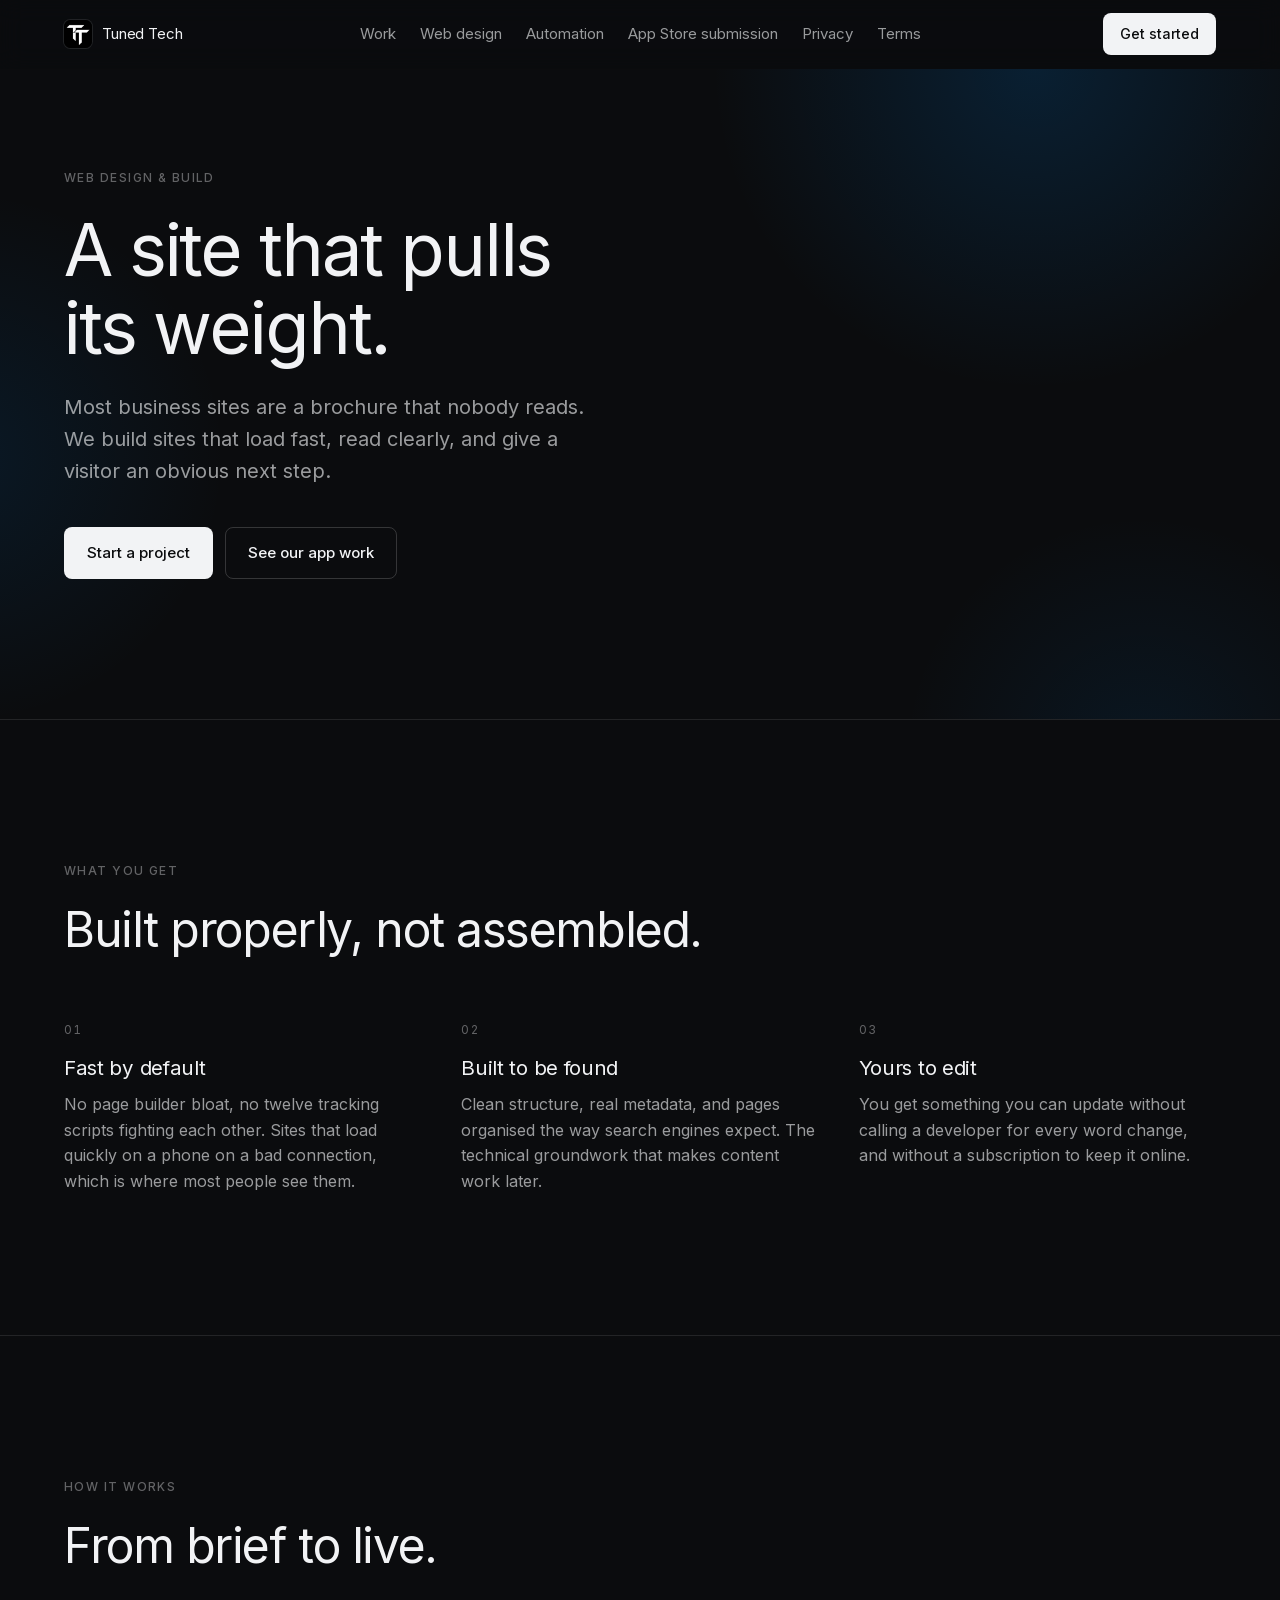
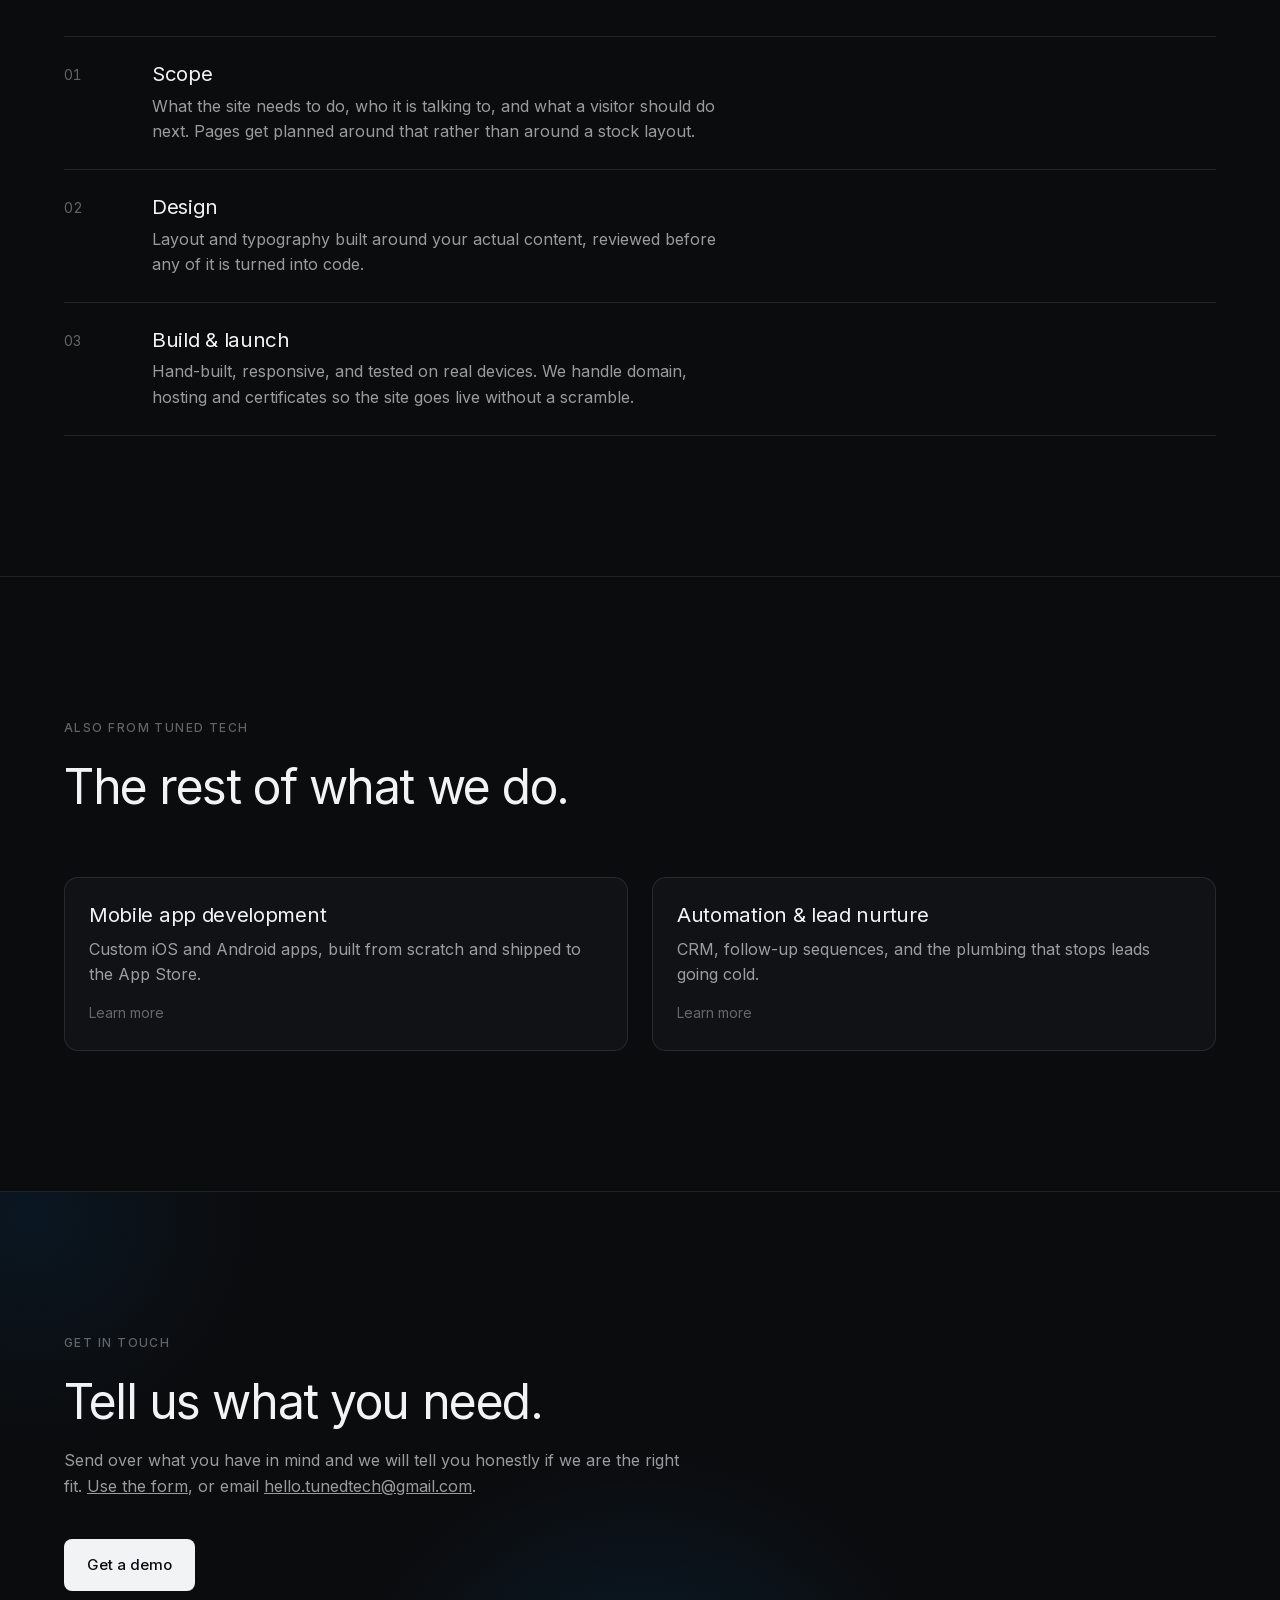
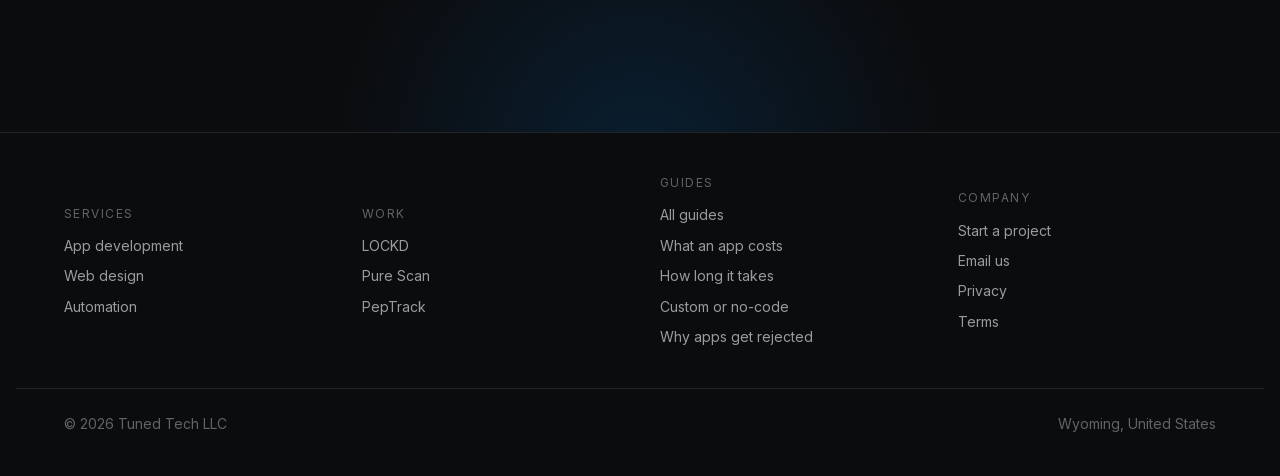
<file: web-design/index.html>
<!DOCTYPE html>
<html lang="en">
<head>
<meta charset="utf-8">
<meta name="viewport" content="width=device-width, initial-scale=1">
<title>Web Design &amp; Build | Tuned Tech</title>
<meta name="description" content="Tuned Tech designs and builds fast, responsive websites for businesses that need a site to carry the same weight as the product behind it.">
<link rel="canonical" href="https://tunedtech.co/web-design/">

<link rel="icon" href="/favicon.ico" sizes="any">
<link rel="icon" type="image/png" sizes="32x32" href="/assets/icon-32.png">
<link rel="icon" type="image/png" sizes="192x192" href="/assets/icon-192.png">
<link rel="apple-touch-icon" sizes="180x180" href="/assets/icon-180.png">
<link rel="manifest" href="/site.webmanifest">
<meta name="theme-color" content="#0b0c0e">

<meta property="og:type" content="website">
<meta property="og:url" content="https://tunedtech.co/web-design/">
<meta property="og:title" content="Web Design &amp; Build | Tuned Tech">
<meta property="og:description" content="Sites that carry the same weight as the product behind them.">
<meta property="og:image" content="https://tunedtech.co/assets/icon-512.png">
<meta name="twitter:card" content="summary">
<script type="application/ld+json">{"@context":"https://schema.org","@graph":[{"@type":"BreadcrumbList","itemListElement":[{"@type":"ListItem","position":1,"name":"Home","item":"https://tunedtech.co/"},{"@type":"ListItem","position":2,"name":"Web design"}]},{"@type":"Service","name":"Web Design and Build","description":"Fast, responsive websites hand-built for businesses, with the structure and metadata search engines expect.","url":"https://tunedtech.co/web-design/","serviceType":"Web Design and Build","areaServed":{"@type":"Country","name":"United States"},"provider":{"@type":"Organization","name":"Tuned Tech","url":"https://tunedtech.co/"}}]}</script>

<link rel="stylesheet" href="/styles.css?v=6562fd9d">
</head>
<body>
<a class="skip-link" href="#main">Skip to content</a>

<header class="site-header" id="siteHeader">
  <div class="wrap">
    <a class="brand" href="/">
      <img src="/assets/icon-192.png" alt="" width="28" height="28">
      <span>Tuned Tech</span>
    </a>
    <nav class="nav" aria-label="Primary">
      <a href="/#work">Work</a>
      <a href="/web-design/" aria-current="page">Web design</a>
      <a href="/automation/">Automation</a>
      <a href="/app-store-submission/">App Store submission</a>
      <a href="/privacy.html">Privacy</a>
      <a href="/terms.html">Terms</a>
    </nav>
    <a class="btn btn-primary btn-sm header-cta" href="/start/">Get started</a>
  </div>
</header>

<main id="main">

  <section class="hero">
    <div class="wrap">
      <p class="section-label">Web design &amp; build</p>
      <h1>A site that pulls its weight.</h1>
      <p class="lede">
        Most business sites are a brochure that nobody reads. We build sites that load fast,
        read clearly, and give a visitor an obvious next step.
      </p>
      <div class="hero-actions">
        <a class="btn btn-primary" href="/start/">Start a project</a>
        <a class="btn btn-ghost" href="/">See our app work</a>
      </div>
    </div>
  </section>

  <section id="included">
    <div class="wrap reveal">
      <p class="section-label">What you get</p>
      <h2 class="measure">Built properly, not assembled.</h2>

      <div class="grid-3">
        <div class="point">
          <span class="num">01</span>
          <h3>Fast by default</h3>
          <p>
            No page builder bloat, no twelve tracking scripts fighting each other. Sites that
            load quickly on a phone on a bad connection, which is where most people see them.
          </p>
        </div>
        <div class="point">
          <span class="num">02</span>
          <h3>Built to be found</h3>
          <p>
            Clean structure, real metadata, and pages organised the way search engines expect.
            The technical groundwork that makes content work later.
          </p>
        </div>
        <div class="point">
          <span class="num">03</span>
          <h3>Yours to edit</h3>
          <p>
            You get something you can update without calling a developer for every word
            change, and without a subscription to keep it online.
          </p>
        </div>
      </div>
    </div>
  </section>

  <section class="process">
    <div class="wrap reveal">
      <p class="section-label">How it works</p>
      <h2 class="measure">From brief to live.</h2>

      <div class="steps">
        <div class="step">
          <span class="num">01</span>
          <div>
            <h3>Scope</h3>
            <p>
              What the site needs to do, who it is talking to, and what a visitor should do
              next. Pages get planned around that rather than around a stock layout.
            </p>
          </div>
        </div>
        <div class="step">
          <span class="num">02</span>
          <div>
            <h3>Design</h3>
            <p>
              Layout and typography built around your actual content, reviewed before any of
              it is turned into code.
            </p>
          </div>
        </div>
        <div class="step">
          <span class="num">03</span>
          <div>
            <h3>Build &amp; launch</h3>
            <p>
              Hand-built, responsive, and tested on real devices. We handle domain, hosting
              and certificates so the site goes live without a scramble.
            </p>
          </div>
        </div>
      </div>
    </div>
  </section>

  <section class="services">
    <div class="wrap reveal">
      <p class="section-label">Also from Tuned Tech</p>
      <h2 class="measure">The rest of what we do.</h2>
      <div class="service-grid">
        <a class="service" href="/">
          <h3>Mobile app development</h3>
          <p>Custom iOS and Android apps, built from scratch and shipped to the App Store.</p>
          <span class="go">Learn more</span>
        </a>
        <a class="service" href="/automation/">
          <h3>Automation &amp; lead nurture</h3>
          <p>CRM, follow-up sequences, and the plumbing that stops leads going cold.</p>
          <span class="go">Learn more</span>
        </a>
      </div>
    </div>
  </section>

  <section class="contact">
    <div class="wrap reveal">
      <p class="section-label">Get in touch</p>
      <h2 class="measure">Tell us what you need.</h2>
      <p class="body" style="margin-top: 1.25rem;">
        Send over what you have in mind and we will tell you honestly if we are the right
        fit. <a href="/start/">Use the form</a>, or email
        <a href="mailto:hello.tunedtech@gmail.com">hello.tunedtech@gmail.com</a>.
      </p>
      <div class="hero-actions">
        <a class="btn btn-primary" href="/start/">Get a demo</a>
      </div>
    </div>
  </section>

</main>

<footer class="site-footer">
  <div class="wrap footer-grid">
    <div class="footer-col">
      <span class="footer-h">Services</span>
      <a href="/">App development</a>
      <a href="/web-design/">Web design</a>
      <a href="/automation/">Automation</a>
    </div>
    <div class="footer-col">
      <span class="footer-h">Work</span>
      <a href="/work/lockd/">LOCKD</a>
      <a href="/work/pure-scan/">Pure Scan</a>
      <a href="/work/peptrack/">PepTrack</a>
    </div>
    <div class="footer-col">
      <span class="footer-h">Guides</span>
      <a href="/blog/">All guides</a>
      <a href="/blog/what-an-app-costs/">What an app costs</a>
      <a href="/blog/how-long-an-app-takes/">How long it takes</a>
      <a href="/blog/custom-app-or-no-code/">Custom or no-code</a>
      <a href="/blog/why-apps-get-rejected/">Why apps get rejected</a>
    </div>
    <div class="footer-col">
      <span class="footer-h">Company</span>
      <a href="/start/">Start a project</a>
      <a href="mailto:hello.tunedtech@gmail.com">Email us</a>
      <a href="/privacy.html">Privacy</a>
      <a href="/terms.html">Terms</a>
    </div>
  </div>
  <div class="wrap footer-base">
    <span>&copy; 2026 Tuned Tech LLC</span>
    <span>Wyoming, United States</span>
  </div>
</footer>

<script>
(function () {
  'use strict';
  var header = document.getElementById('siteHeader');
  var onScroll = function () { header.setAttribute('data-stuck', String(window.scrollY > 8)); };
  onScroll();
  window.addEventListener('scroll', onScroll, { passive: true });

  var reveals = document.querySelectorAll('.reveal');
  if (!('IntersectionObserver' in window) ||
      window.matchMedia('(prefers-reduced-motion: reduce)').matches) {
    reveals.forEach(function (el) { el.classList.add('is-in'); });
  } else {
    var io = new IntersectionObserver(function (entries) {
      entries.forEach(function (entry) {
        if (entry.isIntersecting) { entry.target.classList.add('is-in'); io.unobserve(entry.target); }
      });
    }, { rootMargin: '0px 0px -10% 0px', threshold: 0.05 });
    reveals.forEach(function (el) { io.observe(el); });
  }
})();
</script>
</body>
</html>
</file>
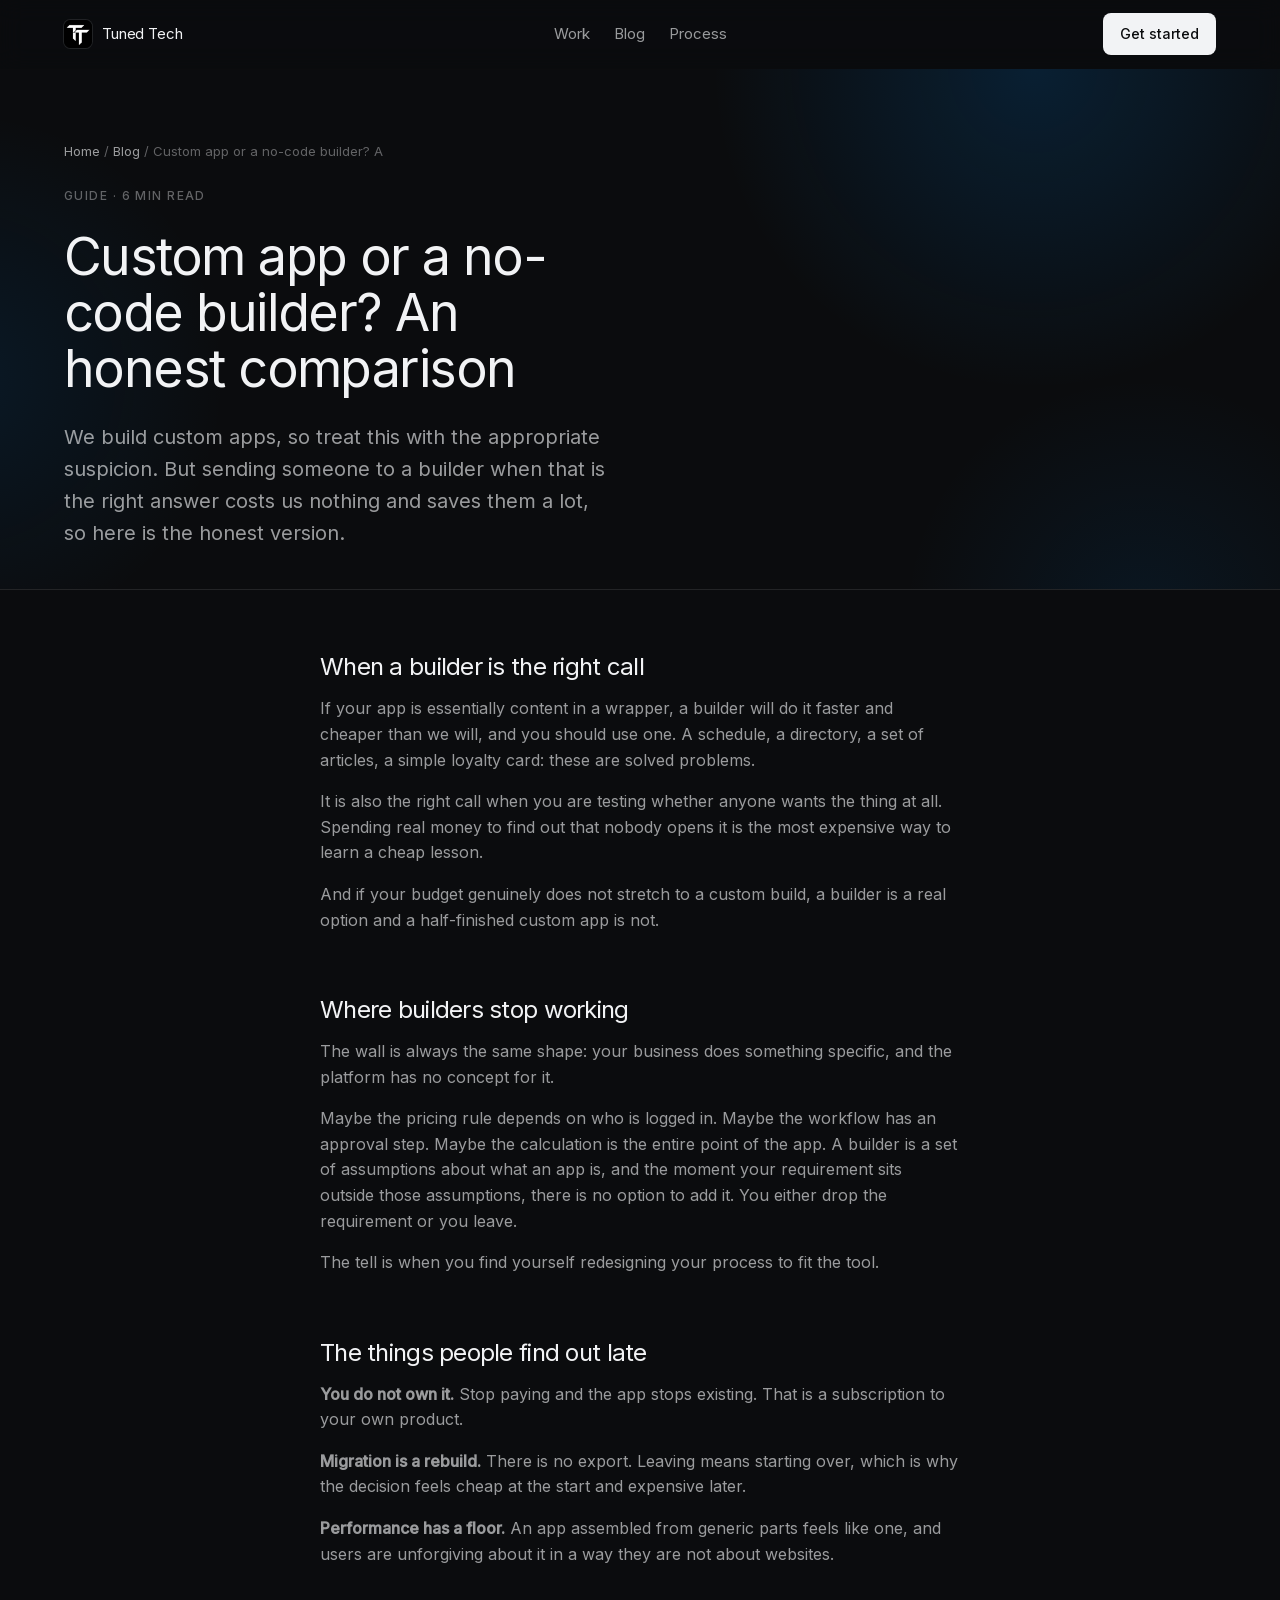
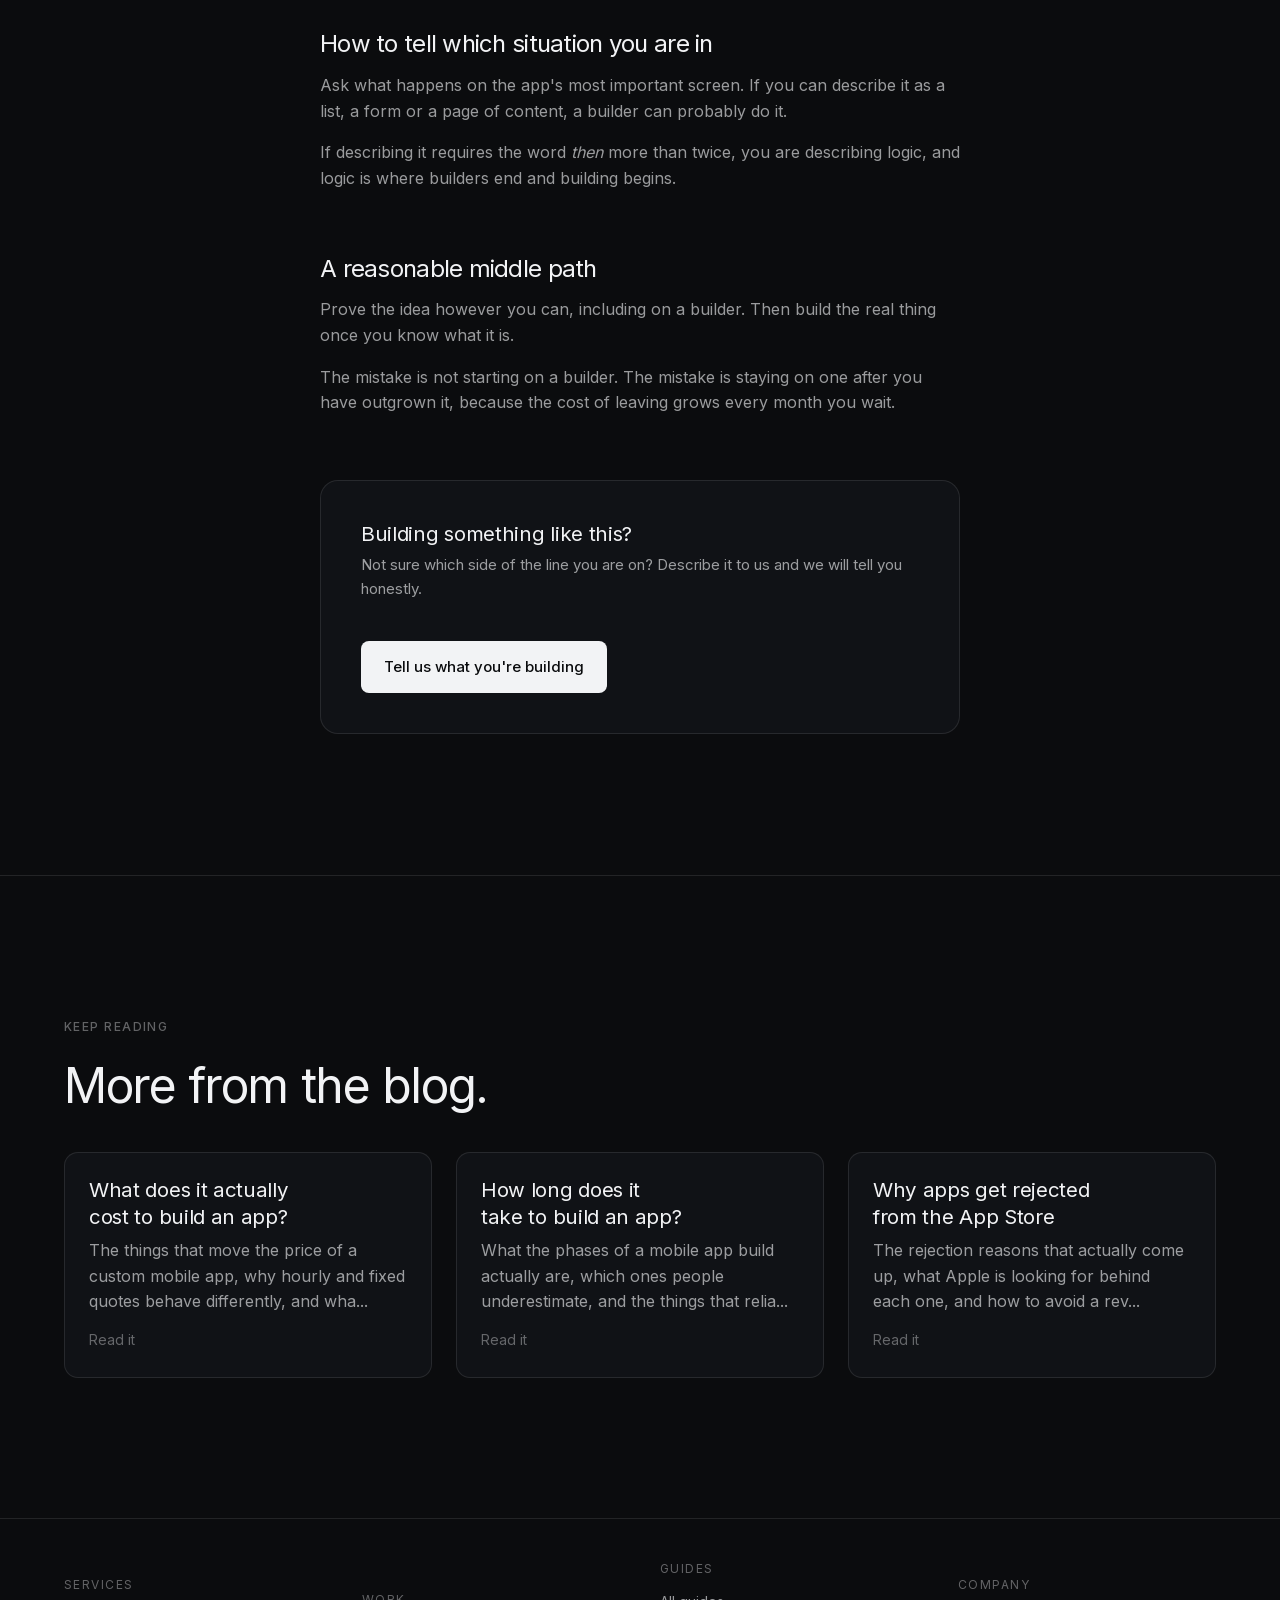
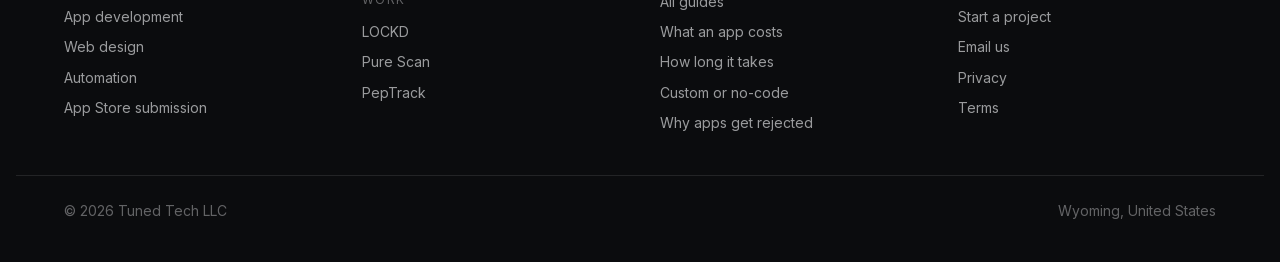
<file: blog/custom-app-or-no-code/index.html>
<!DOCTYPE html>
<html lang="en">
<head>
<meta charset="utf-8">
<meta name="viewport" content="width=device-width, initial-scale=1">
<title>Custom app or a no-code builder? An honest comparison | Tuned Tech</title>
<meta name="description" content="When a no-code app builder is genuinely the right answer, when it stops being one, and how to tell which situation you are in.">
<link rel="canonical" href="https://tunedtech.co/blog/custom-app-or-no-code/">

<link rel="icon" href="/favicon.ico" sizes="any">
<link rel="icon" type="image/png" sizes="32x32" href="/assets/icon-32.png">
<link rel="icon" type="image/png" sizes="192x192" href="/assets/icon-192.png">
<link rel="apple-touch-icon" sizes="180x180" href="/assets/icon-180.png">
<link rel="manifest" href="/site.webmanifest">
<meta name="theme-color" content="#0b0c0e">
<meta property="og:type" content="article">
<meta property="og:url" content="https://tunedtech.co/blog/custom-app-or-no-code/">
<meta property="og:title" content="Custom app or a no-code builder? An honest comparison | Tuned Tech">
<meta property="og:description" content="When a no-code app builder is genuinely the right answer, when it stops being one, and how to tell which situation you are in.">
<meta property="og:image" content="https://tunedtech.co/assets/icon-512.png">
<meta name="twitter:card" content="summary">
<script type="application/ld+json">{"@context":"https://schema.org","@graph":[{"@type":"BreadcrumbList","itemListElement":[{"@type":"ListItem","position":1,"name":"Home","item":"https://tunedtech.co/"},{"@type":"ListItem","position":2,"name":"Blog","item":"https://tunedtech.co/blog/"},{"@type":"ListItem","position":3,"name":"Custom app or a no-code builder? An honest comparison"}]},{"@type":"Article","headline":"Custom app or a no-code builder? An honest comparison","description":"When a no-code app builder is genuinely the right answer, when it stops being one, and how to tell which situation you are in.","datePublished":"2026-08-29","dateModified":"2026-08-29","mainEntityOfPage":"https://tunedtech.co/blog/custom-app-or-no-code/","author":{"@type":"Organization","name":"Tuned Tech","url":"https://tunedtech.co/"},"publisher":{"@type":"Organization","name":"Tuned Tech","logo":{"@type":"ImageObject","url":"https://tunedtech.co/assets/icon-512.png"}}}]}</script>
<link rel="stylesheet" href="/styles.css?v=6562fd9d">
</head>
<body>
<a class="skip-link" href="#main">Skip to content</a>

<header class="site-header" id="siteHeader">
  <div class="wrap">
    <a class="brand" href="/">
      <img src="/assets/icon-192.png" alt="" width="28" height="28">
      <span>Tuned Tech</span>
    </a>
    <nav class="nav" aria-label="Primary">
      <a href="/#work">Work</a>
      <a href="/blog/">Blog</a>
      <a href="/#process">Process</a>
    </nav>
    <a class="btn btn-primary btn-sm header-cta" href="/start/">Get started</a>
  </div>
</header>

<main id="main">

  <article>
  <section class="hero legal-hero">
    <div class="wrap">
      <nav class="breadcrumbs" aria-label="Breadcrumb">
        <a href="/">Home</a> / <a href="/blog/">Blog</a> / <span>Custom app or a no-code builder? A</span>
      </nav>
      <p class="section-label">Guide &middot; 6 min read</p>
      <h1>Custom app or a no-code builder? An honest comparison</h1>
      <p class="lede">We build custom apps, so treat this with the appropriate suspicion. But sending someone to a builder when that is the right answer costs us nothing and saves them a lot, so here is the honest version.</p>
    </div>
  </section>

  <section class="legal">
    <div class="wrap">
      <h2>When a builder is the right call</h2>
      <p>If your app is essentially content in a wrapper, a builder will do it faster and cheaper than we will, and you should use one. A schedule, a directory, a set of articles, a simple loyalty card: these are solved problems.</p>
      <p>It is also the right call when you are testing whether anyone wants the thing at all. Spending real money to find out that nobody opens it is the most expensive way to learn a cheap lesson.</p>
      <p>And if your budget genuinely does not stretch to a custom build, a builder is a real option and a half-finished custom app is not.</p>
      <h2>Where builders stop working</h2>
      <p>The wall is always the same shape: your business does something specific, and the platform has no concept for it.</p>
      <p>Maybe the pricing rule depends on who is logged in. Maybe the workflow has an approval step. Maybe the calculation is the entire point of the app. A builder is a set of assumptions about what an app is, and the moment your requirement sits outside those assumptions, there is no option to add it. You either drop the requirement or you leave.</p>
      <p>The tell is when you find yourself redesigning your process to fit the tool.</p>
      <h2>The things people find out late</h2>
      <p><strong>You do not own it.</strong> Stop paying and the app stops existing. That is a subscription to your own product.</p>
      <p><strong>Migration is a rebuild.</strong> There is no export. Leaving means starting over, which is why the decision feels cheap at the start and expensive later.</p>
      <p><strong>Performance has a floor.</strong> An app assembled from generic parts feels like one, and users are unforgiving about it in a way they are not about websites.</p>
      <h2>How to tell which situation you are in</h2>
      <p>Ask what happens on the app's most important screen. If you can describe it as a list, a form or a page of content, a builder can probably do it.</p>
      <p>If describing it requires the word <em>then</em> more than twice, you are describing logic, and logic is where builders end and building begins.</p>
      <h2>A reasonable middle path</h2>
      <p>Prove the idea however you can, including on a builder. Then build the real thing once you know what it is.</p>
      <p>The mistake is not starting on a builder. The mistake is staying on one after you have outgrown it, because the cost of leaving grows every month you wait.</p>

      <div class="cs-try">
        <div>
          <h3>Building something like this?</h3>
          <p>Not sure which side of the line you are on? Describe it to us and we will tell you honestly.</p>
        </div>
        <a class="btn btn-primary" href="/start/">Tell us what you're building</a>
      </div>
    </div>
  </section>
  </article>

  <section class="cs-next">
    <div class="wrap reveal">
      <p class="section-label">Keep reading</p>
      <h2 class="measure">More from the blog.</h2>
      <div class="cs-next-grid">
        <a class="service" href="/blog/what-an-app-costs/"><h3>What does it actually cost to build an app?</h3><p>The things that move the price of a custom mobile app, why hourly and fixed quotes behave differently, and wha...</p><span class="go">Read it</span></a>
        <a class="service" href="/blog/how-long-an-app-takes/"><h3>How long does it take to build an app?</h3><p>What the phases of a mobile app build actually are, which ones people underestimate, and the things that relia...</p><span class="go">Read it</span></a>
        <a class="service" href="/blog/why-apps-get-rejected/"><h3>Why apps get rejected from the App Store</h3><p>The rejection reasons that actually come up, what Apple is looking for behind each one, and how to avoid a rev...</p><span class="go">Read it</span></a>
      </div>
    </div>
  </section>
</main>

<footer class="site-footer">
  <div class="wrap footer-grid">
    <div class="footer-col">
      <span class="footer-h">Services</span>
      <a href="/">App development</a>
      <a href="/web-design/">Web design</a>
      <a href="/automation/">Automation</a>
      <a href="/app-store-submission/">App Store submission</a>
    </div>
    <div class="footer-col">
      <span class="footer-h">Work</span>
      <a href="/work/lockd/">LOCKD</a>
      <a href="/work/pure-scan/">Pure Scan</a>
      <a href="/work/peptrack/">PepTrack</a>
    </div>
    <div class="footer-col">
      <span class="footer-h">Guides</span>
      <a href="/blog/">All guides</a>
      <a href="/blog/what-an-app-costs/">What an app costs</a>
      <a href="/blog/how-long-an-app-takes/">How long it takes</a>
      <a href="/blog/custom-app-or-no-code/">Custom or no-code</a>
      <a href="/blog/why-apps-get-rejected/">Why apps get rejected</a>
    </div>
    <div class="footer-col">
      <span class="footer-h">Company</span>
      <a href="/start/">Start a project</a>
      <a href="mailto:hello.tunedtech@gmail.com">Email us</a>
      <a href="/privacy.html">Privacy</a>
      <a href="/terms.html">Terms</a>
    </div>
  </div>
  <div class="wrap footer-base">
    <span>&copy; 2026 Tuned Tech LLC</span>
    <span>Wyoming, United States</span>
  </div>
</footer>

<script>
(function () {
  'use strict';
  var header = document.getElementById('siteHeader');
  var onScroll = function () { header.setAttribute('data-stuck', String(window.scrollY > 8)); };
  onScroll();
  window.addEventListener('scroll', onScroll, { passive: true });
  var reveals = document.querySelectorAll('.reveal');
  if (!('IntersectionObserver' in window) ||
      window.matchMedia('(prefers-reduced-motion: reduce)').matches) {
    reveals.forEach(function (el) { el.classList.add('is-in'); });
  } else {
    var io = new IntersectionObserver(function (entries) {
      entries.forEach(function (entry) {
        if (entry.isIntersecting) { entry.target.classList.add('is-in'); io.unobserve(entry.target); }
      });
    }, { rootMargin: '0px 0px -10% 0px', threshold: 0.05 });
    reveals.forEach(function (el) { io.observe(el); });
  }
})();
</script>
</body>
</html>
</file>
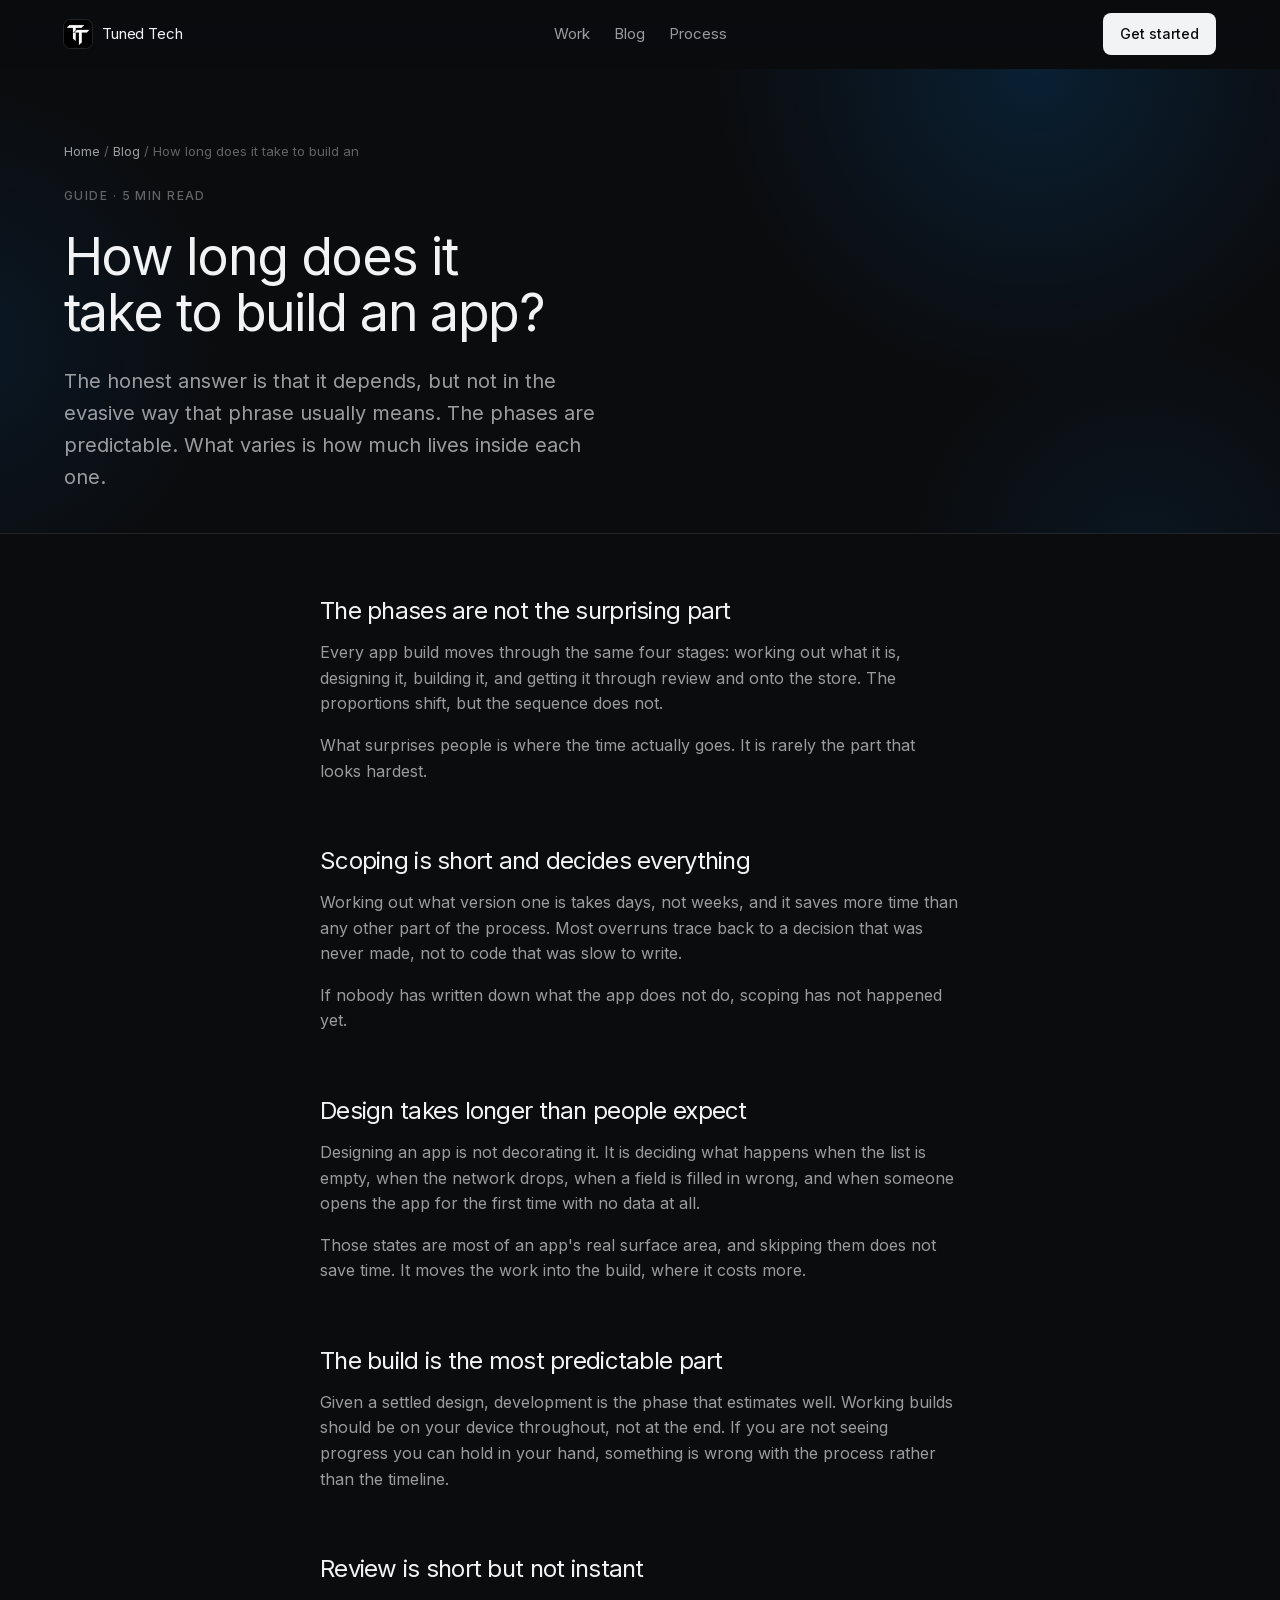
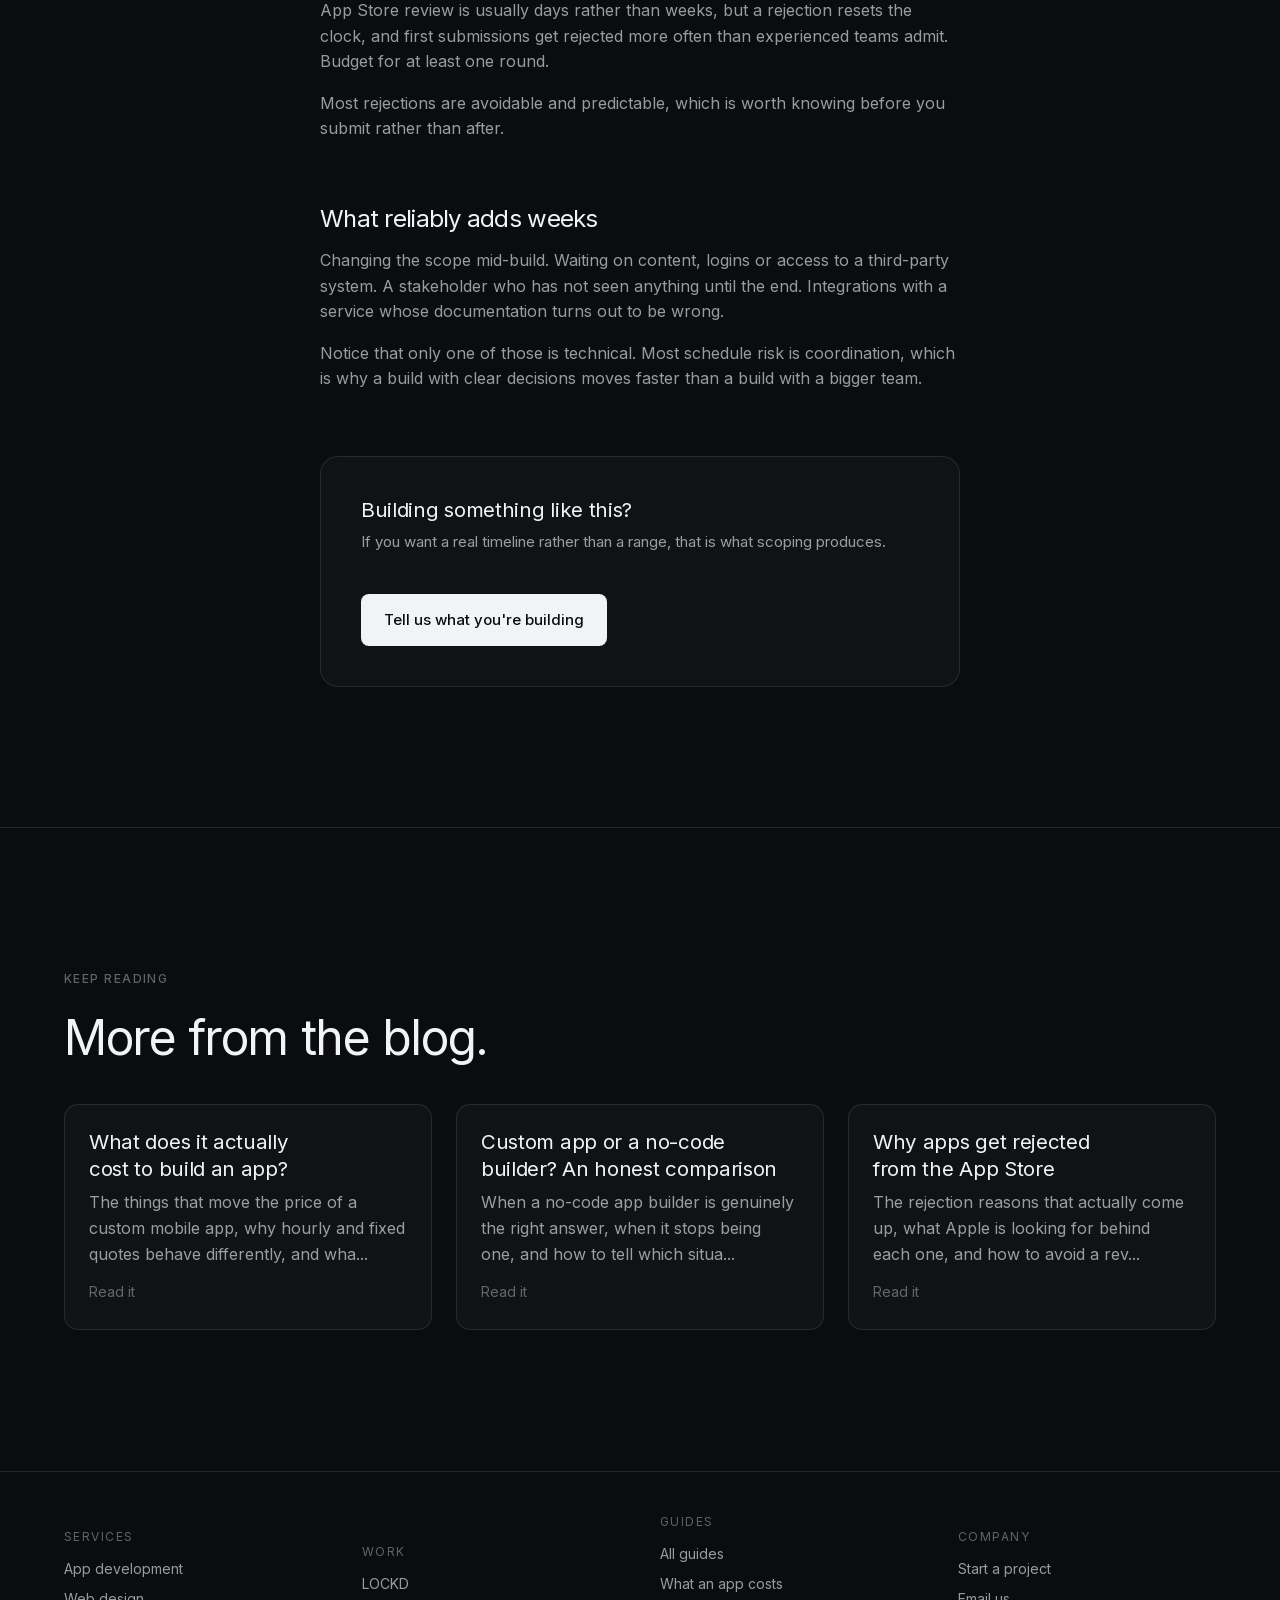
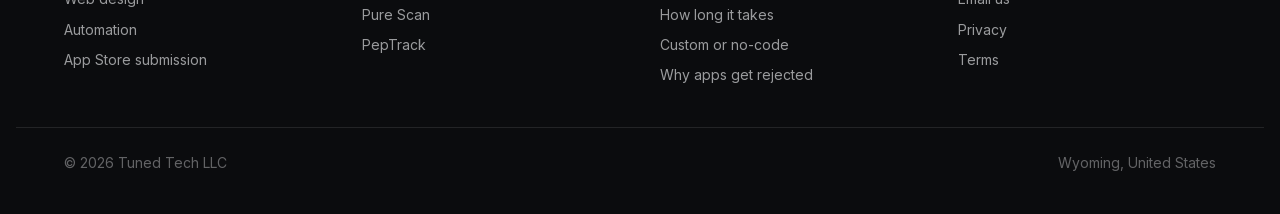
<file: blog/how-long-an-app-takes/index.html>
<!DOCTYPE html>
<html lang="en">
<head>
<meta charset="utf-8">
<meta name="viewport" content="width=device-width, initial-scale=1">
<title>How long does it take to build an app? | Tuned Tech</title>
<meta name="description" content="What the phases of a mobile app build actually are, which ones people underestimate, and the things that reliably add weeks.">
<link rel="canonical" href="https://tunedtech.co/blog/how-long-an-app-takes/">

<link rel="icon" href="/favicon.ico" sizes="any">
<link rel="icon" type="image/png" sizes="32x32" href="/assets/icon-32.png">
<link rel="icon" type="image/png" sizes="192x192" href="/assets/icon-192.png">
<link rel="apple-touch-icon" sizes="180x180" href="/assets/icon-180.png">
<link rel="manifest" href="/site.webmanifest">
<meta name="theme-color" content="#0b0c0e">
<meta property="og:type" content="article">
<meta property="og:url" content="https://tunedtech.co/blog/how-long-an-app-takes/">
<meta property="og:title" content="How long does it take to build an app? | Tuned Tech">
<meta property="og:description" content="What the phases of a mobile app build actually are, which ones people underestimate, and the things that reliably add weeks.">
<meta property="og:image" content="https://tunedtech.co/assets/icon-512.png">
<meta name="twitter:card" content="summary">
<script type="application/ld+json">{"@context":"https://schema.org","@graph":[{"@type":"BreadcrumbList","itemListElement":[{"@type":"ListItem","position":1,"name":"Home","item":"https://tunedtech.co/"},{"@type":"ListItem","position":2,"name":"Blog","item":"https://tunedtech.co/blog/"},{"@type":"ListItem","position":3,"name":"How long does it take to build an app?"}]},{"@type":"Article","headline":"How long does it take to build an app?","description":"What the phases of a mobile app build actually are, which ones people underestimate, and the things that reliably add weeks.","datePublished":"2026-08-29","dateModified":"2026-08-29","mainEntityOfPage":"https://tunedtech.co/blog/how-long-an-app-takes/","author":{"@type":"Organization","name":"Tuned Tech","url":"https://tunedtech.co/"},"publisher":{"@type":"Organization","name":"Tuned Tech","logo":{"@type":"ImageObject","url":"https://tunedtech.co/assets/icon-512.png"}}}]}</script>
<link rel="stylesheet" href="/styles.css?v=6562fd9d">
</head>
<body>
<a class="skip-link" href="#main">Skip to content</a>

<header class="site-header" id="siteHeader">
  <div class="wrap">
    <a class="brand" href="/">
      <img src="/assets/icon-192.png" alt="" width="28" height="28">
      <span>Tuned Tech</span>
    </a>
    <nav class="nav" aria-label="Primary">
      <a href="/#work">Work</a>
      <a href="/blog/">Blog</a>
      <a href="/#process">Process</a>
    </nav>
    <a class="btn btn-primary btn-sm header-cta" href="/start/">Get started</a>
  </div>
</header>

<main id="main">

  <article>
  <section class="hero legal-hero">
    <div class="wrap">
      <nav class="breadcrumbs" aria-label="Breadcrumb">
        <a href="/">Home</a> / <a href="/blog/">Blog</a> / <span>How long does it take to build an </span>
      </nav>
      <p class="section-label">Guide &middot; 5 min read</p>
      <h1>How long does it take to build an app?</h1>
      <p class="lede">The honest answer is that it depends, but not in the evasive way that phrase usually means. The phases are predictable. What varies is how much lives inside each one.</p>
    </div>
  </section>

  <section class="legal">
    <div class="wrap">
      <h2>The phases are not the surprising part</h2>
      <p>Every app build moves through the same four stages: working out what it is, designing it, building it, and getting it through review and onto the store. The proportions shift, but the sequence does not.</p>
      <p>What surprises people is where the time actually goes. It is rarely the part that looks hardest.</p>
      <h2>Scoping is short and decides everything</h2>
      <p>Working out what version one is takes days, not weeks, and it saves more time than any other part of the process. Most overruns trace back to a decision that was never made, not to code that was slow to write.</p>
      <p>If nobody has written down what the app does not do, scoping has not happened yet.</p>
      <h2>Design takes longer than people expect</h2>
      <p>Designing an app is not decorating it. It is deciding what happens when the list is empty, when the network drops, when a field is filled in wrong, and when someone opens the app for the first time with no data at all.</p>
      <p>Those states are most of an app's real surface area, and skipping them does not save time. It moves the work into the build, where it costs more.</p>
      <h2>The build is the most predictable part</h2>
      <p>Given a settled design, development is the phase that estimates well. Working builds should be on your device throughout, not at the end. If you are not seeing progress you can hold in your hand, something is wrong with the process rather than the timeline.</p>
      <h2>Review is short but not instant</h2>
      <p>App Store review is usually days rather than weeks, but a rejection resets the clock, and first submissions get rejected more often than experienced teams admit. Budget for at least one round.</p>
      <p>Most rejections are avoidable and predictable, which is worth knowing before you submit rather than after.</p>
      <h2>What reliably adds weeks</h2>
      <p>Changing the scope mid-build. Waiting on content, logins or access to a third-party system. A stakeholder who has not seen anything until the end. Integrations with a service whose documentation turns out to be wrong.</p>
      <p>Notice that only one of those is technical. Most schedule risk is coordination, which is why a build with clear decisions moves faster than a build with a bigger team.</p>

      <div class="cs-try">
        <div>
          <h3>Building something like this?</h3>
          <p>If you want a real timeline rather than a range, that is what scoping produces.</p>
        </div>
        <a class="btn btn-primary" href="/start/">Tell us what you're building</a>
      </div>
    </div>
  </section>
  </article>

  <section class="cs-next">
    <div class="wrap reveal">
      <p class="section-label">Keep reading</p>
      <h2 class="measure">More from the blog.</h2>
      <div class="cs-next-grid">
        <a class="service" href="/blog/what-an-app-costs/"><h3>What does it actually cost to build an app?</h3><p>The things that move the price of a custom mobile app, why hourly and fixed quotes behave differently, and wha...</p><span class="go">Read it</span></a>
        <a class="service" href="/blog/custom-app-or-no-code/"><h3>Custom app or a no-code builder? An honest comparison</h3><p>When a no-code app builder is genuinely the right answer, when it stops being one, and how to tell which situa...</p><span class="go">Read it</span></a>
        <a class="service" href="/blog/why-apps-get-rejected/"><h3>Why apps get rejected from the App Store</h3><p>The rejection reasons that actually come up, what Apple is looking for behind each one, and how to avoid a rev...</p><span class="go">Read it</span></a>
      </div>
    </div>
  </section>
</main>

<footer class="site-footer">
  <div class="wrap footer-grid">
    <div class="footer-col">
      <span class="footer-h">Services</span>
      <a href="/">App development</a>
      <a href="/web-design/">Web design</a>
      <a href="/automation/">Automation</a>
      <a href="/app-store-submission/">App Store submission</a>
    </div>
    <div class="footer-col">
      <span class="footer-h">Work</span>
      <a href="/work/lockd/">LOCKD</a>
      <a href="/work/pure-scan/">Pure Scan</a>
      <a href="/work/peptrack/">PepTrack</a>
    </div>
    <div class="footer-col">
      <span class="footer-h">Guides</span>
      <a href="/blog/">All guides</a>
      <a href="/blog/what-an-app-costs/">What an app costs</a>
      <a href="/blog/how-long-an-app-takes/">How long it takes</a>
      <a href="/blog/custom-app-or-no-code/">Custom or no-code</a>
      <a href="/blog/why-apps-get-rejected/">Why apps get rejected</a>
    </div>
    <div class="footer-col">
      <span class="footer-h">Company</span>
      <a href="/start/">Start a project</a>
      <a href="mailto:hello.tunedtech@gmail.com">Email us</a>
      <a href="/privacy.html">Privacy</a>
      <a href="/terms.html">Terms</a>
    </div>
  </div>
  <div class="wrap footer-base">
    <span>&copy; 2026 Tuned Tech LLC</span>
    <span>Wyoming, United States</span>
  </div>
</footer>

<script>
(function () {
  'use strict';
  var header = document.getElementById('siteHeader');
  var onScroll = function () { header.setAttribute('data-stuck', String(window.scrollY > 8)); };
  onScroll();
  window.addEventListener('scroll', onScroll, { passive: true });
  var reveals = document.querySelectorAll('.reveal');
  if (!('IntersectionObserver' in window) ||
      window.matchMedia('(prefers-reduced-motion: reduce)').matches) {
    reveals.forEach(function (el) { el.classList.add('is-in'); });
  } else {
    var io = new IntersectionObserver(function (entries) {
      entries.forEach(function (entry) {
        if (entry.isIntersecting) { entry.target.classList.add('is-in'); io.unobserve(entry.target); }
      });
    }, { rootMargin: '0px 0px -10% 0px', threshold: 0.05 });
    reveals.forEach(function (el) { io.observe(el); });
  }
})();
</script>
</body>
</html>
</file>
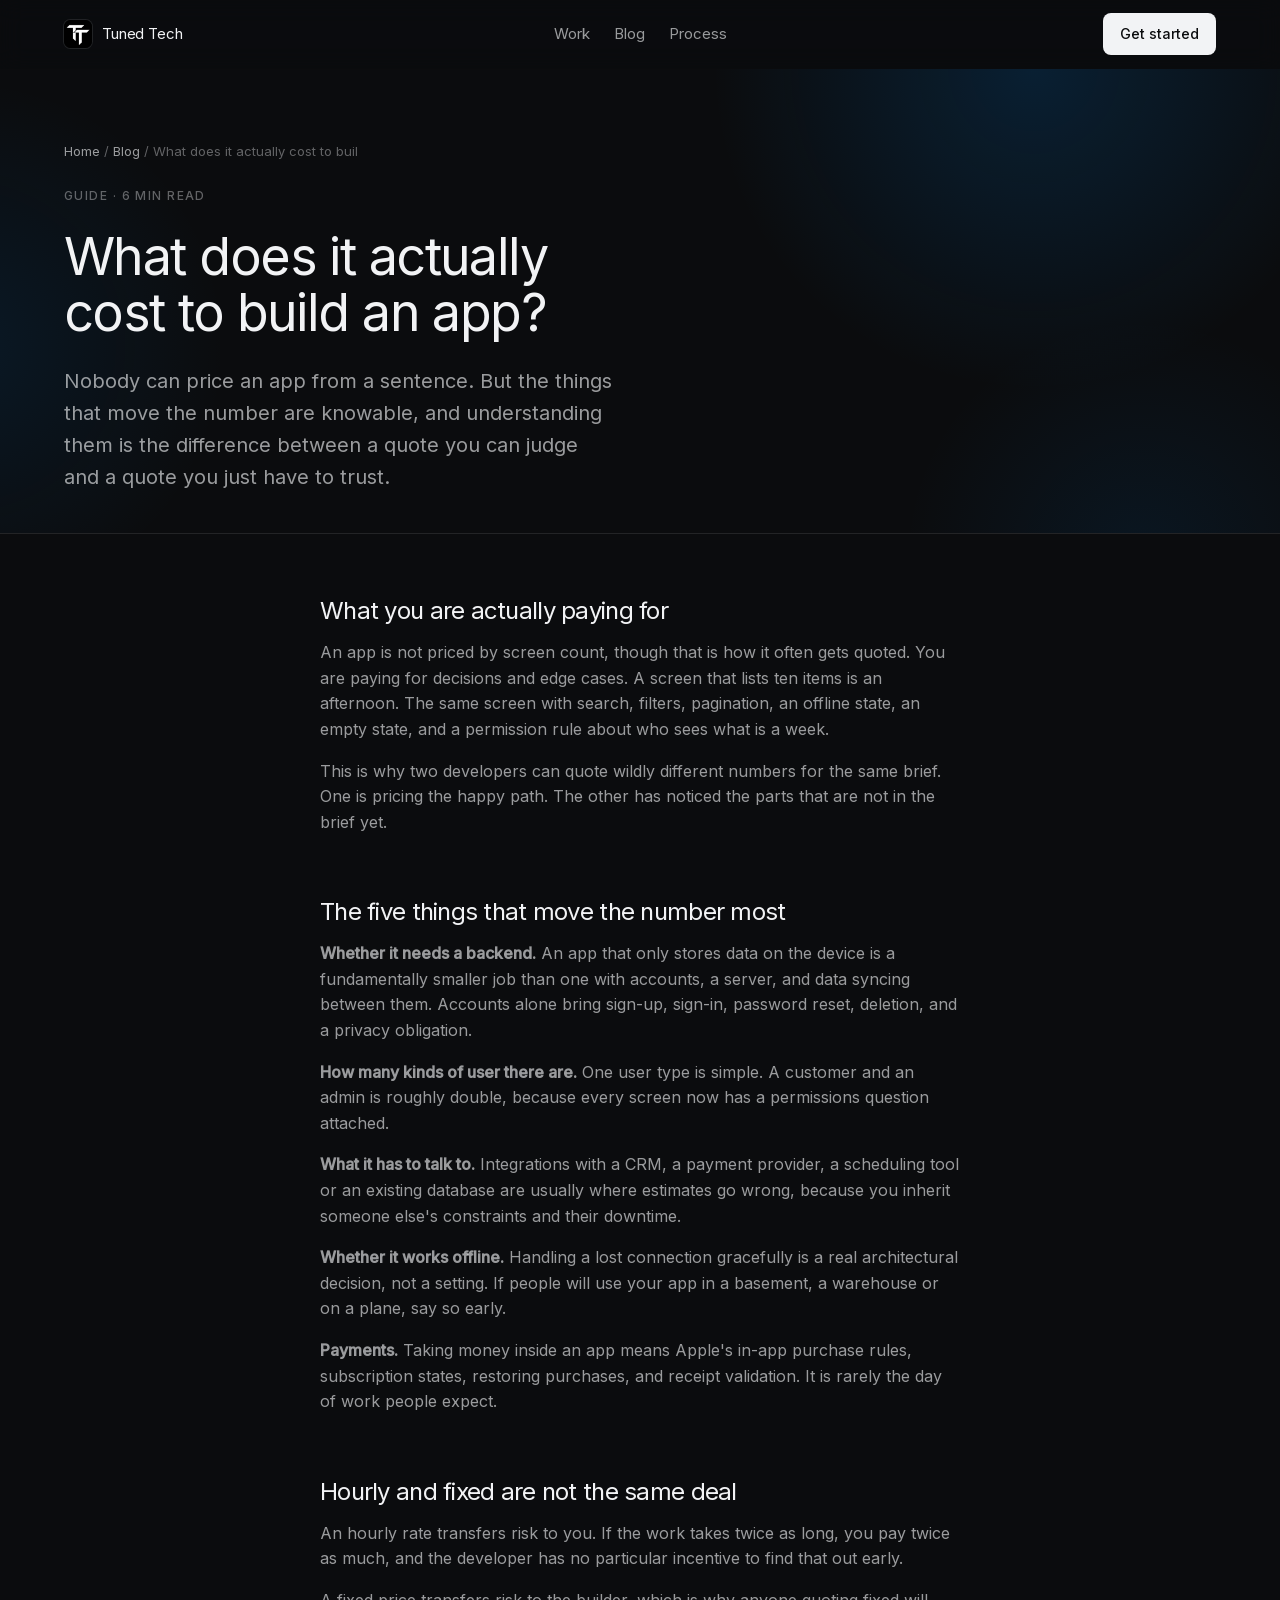
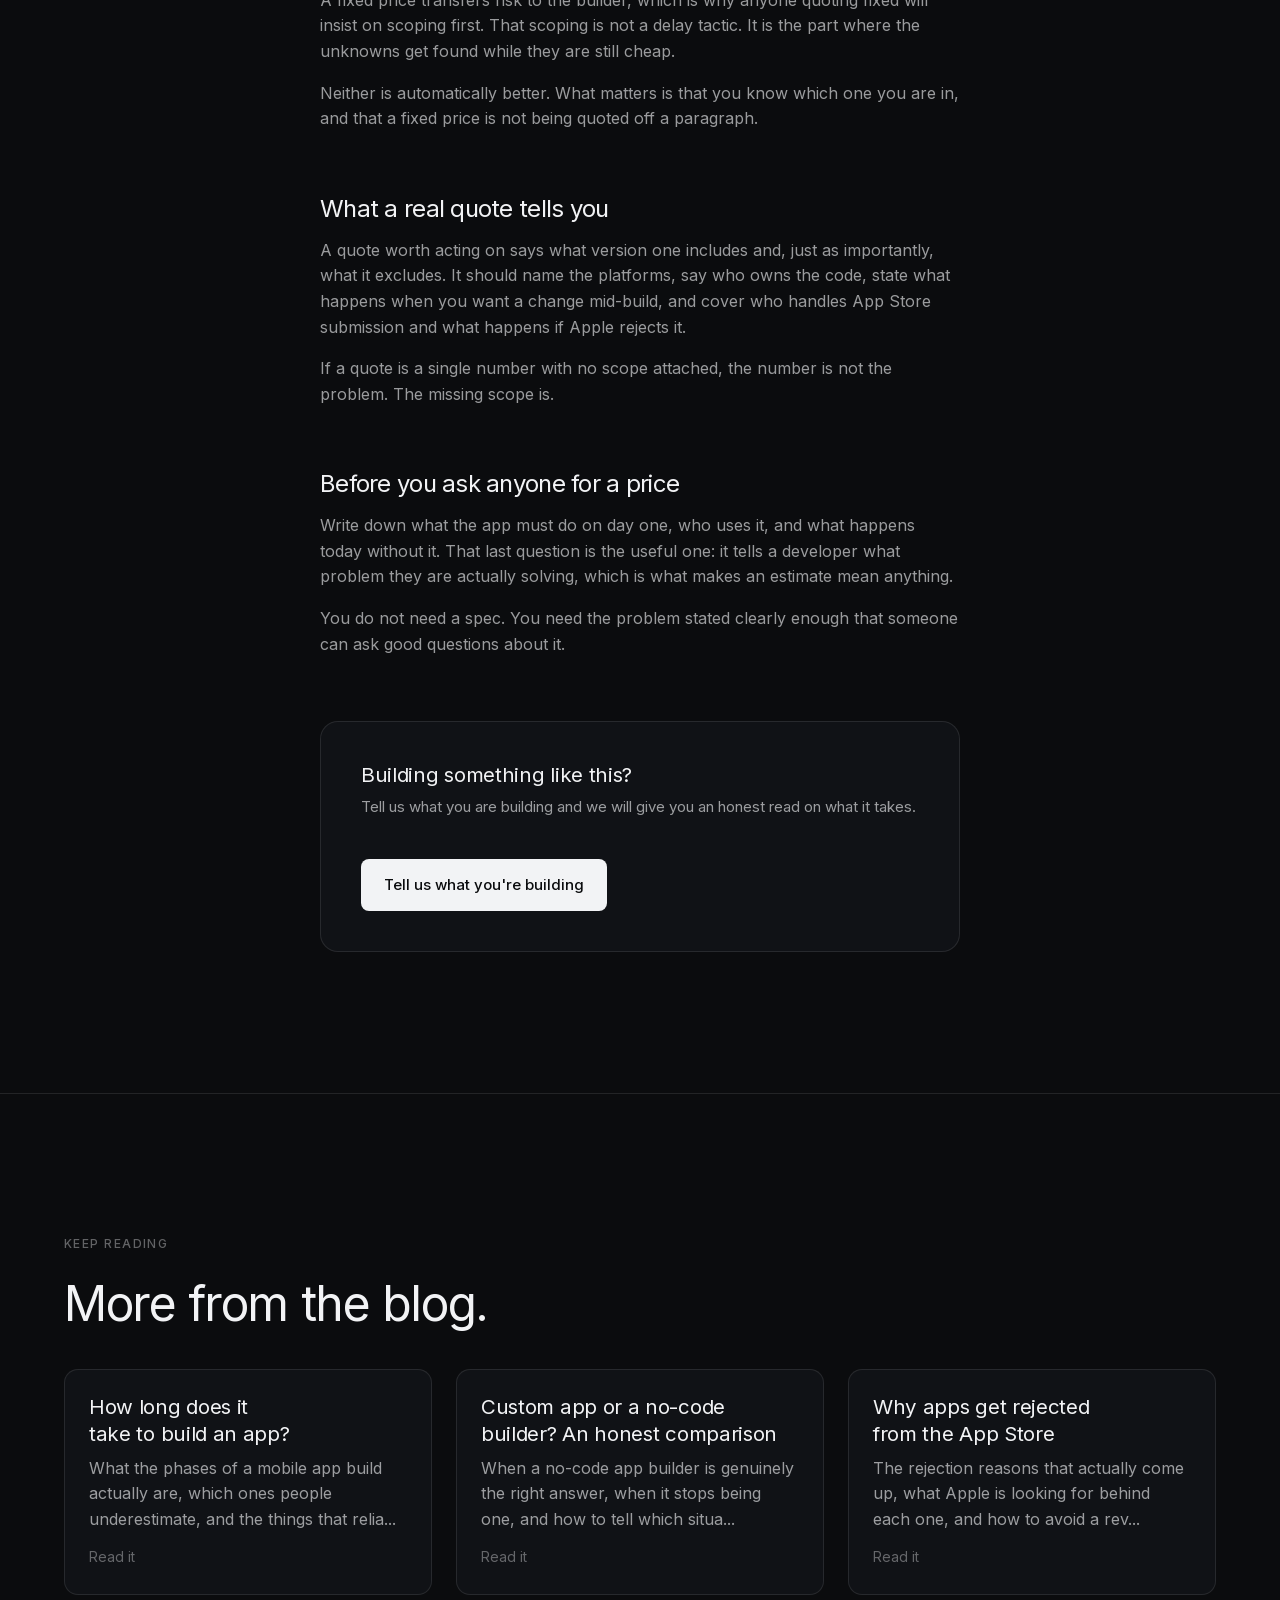
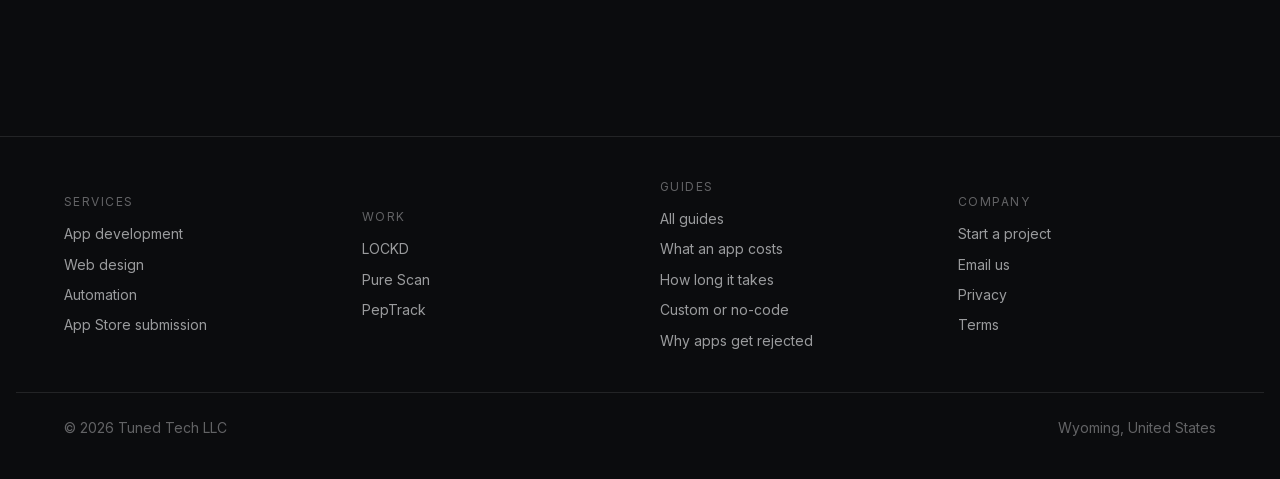
<file: blog/what-an-app-costs/index.html>
<!DOCTYPE html>
<html lang="en">
<head>
<meta charset="utf-8">
<meta name="viewport" content="width=device-width, initial-scale=1">
<title>What does it actually cost to build an app? | Tuned Tech</title>
<meta name="description" content="The things that move the price of a custom mobile app, why hourly and fixed quotes behave differently, and what a quote should tell you before you sign it.">
<link rel="canonical" href="https://tunedtech.co/blog/what-an-app-costs/">

<link rel="icon" href="/favicon.ico" sizes="any">
<link rel="icon" type="image/png" sizes="32x32" href="/assets/icon-32.png">
<link rel="icon" type="image/png" sizes="192x192" href="/assets/icon-192.png">
<link rel="apple-touch-icon" sizes="180x180" href="/assets/icon-180.png">
<link rel="manifest" href="/site.webmanifest">
<meta name="theme-color" content="#0b0c0e">
<meta property="og:type" content="article">
<meta property="og:url" content="https://tunedtech.co/blog/what-an-app-costs/">
<meta property="og:title" content="What does it actually cost to build an app? | Tuned Tech">
<meta property="og:description" content="The things that move the price of a custom mobile app, why hourly and fixed quotes behave differently, and what a quote should tell you before you sign it.">
<meta property="og:image" content="https://tunedtech.co/assets/icon-512.png">
<meta name="twitter:card" content="summary">
<script type="application/ld+json">{"@context":"https://schema.org","@graph":[{"@type":"BreadcrumbList","itemListElement":[{"@type":"ListItem","position":1,"name":"Home","item":"https://tunedtech.co/"},{"@type":"ListItem","position":2,"name":"Blog","item":"https://tunedtech.co/blog/"},{"@type":"ListItem","position":3,"name":"What does it actually cost to build an app?"}]},{"@type":"Article","headline":"What does it actually cost to build an app?","description":"The things that move the price of a custom mobile app, why hourly and fixed quotes behave differently, and what a quote should tell you before you sign it.","datePublished":"2026-08-29","dateModified":"2026-08-29","mainEntityOfPage":"https://tunedtech.co/blog/what-an-app-costs/","author":{"@type":"Organization","name":"Tuned Tech","url":"https://tunedtech.co/"},"publisher":{"@type":"Organization","name":"Tuned Tech","logo":{"@type":"ImageObject","url":"https://tunedtech.co/assets/icon-512.png"}}}]}</script>
<link rel="stylesheet" href="/styles.css?v=6562fd9d">
</head>
<body>
<a class="skip-link" href="#main">Skip to content</a>

<header class="site-header" id="siteHeader">
  <div class="wrap">
    <a class="brand" href="/">
      <img src="/assets/icon-192.png" alt="" width="28" height="28">
      <span>Tuned Tech</span>
    </a>
    <nav class="nav" aria-label="Primary">
      <a href="/#work">Work</a>
      <a href="/blog/">Blog</a>
      <a href="/#process">Process</a>
    </nav>
    <a class="btn btn-primary btn-sm header-cta" href="/start/">Get started</a>
  </div>
</header>

<main id="main">

  <article>
  <section class="hero legal-hero">
    <div class="wrap">
      <nav class="breadcrumbs" aria-label="Breadcrumb">
        <a href="/">Home</a> / <a href="/blog/">Blog</a> / <span>What does it actually cost to buil</span>
      </nav>
      <p class="section-label">Guide &middot; 6 min read</p>
      <h1>What does it actually cost to build an app?</h1>
      <p class="lede">Nobody can price an app from a sentence. But the things that move the number are knowable, and understanding them is the difference between a quote you can judge and a quote you just have to trust.</p>
    </div>
  </section>

  <section class="legal">
    <div class="wrap">
      <h2>What you are actually paying for</h2>
      <p>An app is not priced by screen count, though that is how it often gets quoted. You are paying for decisions and edge cases. A screen that lists ten items is an afternoon. The same screen with search, filters, pagination, an offline state, an empty state, and a permission rule about who sees what is a week.</p>
      <p>This is why two developers can quote wildly different numbers for the same brief. One is pricing the happy path. The other has noticed the parts that are not in the brief yet.</p>
      <h2>The five things that move the number most</h2>
      <p><strong>Whether it needs a backend.</strong> An app that only stores data on the device is a fundamentally smaller job than one with accounts, a server, and data syncing between them. Accounts alone bring sign-up, sign-in, password reset, deletion, and a privacy obligation.</p>
      <p><strong>How many kinds of user there are.</strong> One user type is simple. A customer and an admin is roughly double, because every screen now has a permissions question attached.</p>
      <p><strong>What it has to talk to.</strong> Integrations with a CRM, a payment provider, a scheduling tool or an existing database are usually where estimates go wrong, because you inherit someone else's constraints and their downtime.</p>
      <p><strong>Whether it works offline.</strong> Handling a lost connection gracefully is a real architectural decision, not a setting. If people will use your app in a basement, a warehouse or on a plane, say so early.</p>
      <p><strong>Payments.</strong> Taking money inside an app means Apple's in-app purchase rules, subscription states, restoring purchases, and receipt validation. It is rarely the day of work people expect.</p>
      <h2>Hourly and fixed are not the same deal</h2>
      <p>An hourly rate transfers risk to you. If the work takes twice as long, you pay twice as much, and the developer has no particular incentive to find that out early.</p>
      <p>A fixed price transfers risk to the builder, which is why anyone quoting fixed will insist on scoping first. That scoping is not a delay tactic. It is the part where the unknowns get found while they are still cheap.</p>
      <p>Neither is automatically better. What matters is that you know which one you are in, and that a fixed price is not being quoted off a paragraph.</p>
      <h2>What a real quote tells you</h2>
      <p>A quote worth acting on says what version one includes and, just as importantly, what it excludes. It should name the platforms, say who owns the code, state what happens when you want a change mid-build, and cover who handles App Store submission and what happens if Apple rejects it.</p>
      <p>If a quote is a single number with no scope attached, the number is not the problem. The missing scope is.</p>
      <h2>Before you ask anyone for a price</h2>
      <p>Write down what the app must do on day one, who uses it, and what happens today without it. That last question is the useful one: it tells a developer what problem they are actually solving, which is what makes an estimate mean anything.</p>
      <p>You do not need a spec. You need the problem stated clearly enough that someone can ask good questions about it.</p>

      <div class="cs-try">
        <div>
          <h3>Building something like this?</h3>
          <p>Tell us what you are building and we will give you an honest read on what it takes.</p>
        </div>
        <a class="btn btn-primary" href="/start/">Tell us what you're building</a>
      </div>
    </div>
  </section>
  </article>

  <section class="cs-next">
    <div class="wrap reveal">
      <p class="section-label">Keep reading</p>
      <h2 class="measure">More from the blog.</h2>
      <div class="cs-next-grid">
        <a class="service" href="/blog/how-long-an-app-takes/"><h3>How long does it take to build an app?</h3><p>What the phases of a mobile app build actually are, which ones people underestimate, and the things that relia...</p><span class="go">Read it</span></a>
        <a class="service" href="/blog/custom-app-or-no-code/"><h3>Custom app or a no-code builder? An honest comparison</h3><p>When a no-code app builder is genuinely the right answer, when it stops being one, and how to tell which situa...</p><span class="go">Read it</span></a>
        <a class="service" href="/blog/why-apps-get-rejected/"><h3>Why apps get rejected from the App Store</h3><p>The rejection reasons that actually come up, what Apple is looking for behind each one, and how to avoid a rev...</p><span class="go">Read it</span></a>
      </div>
    </div>
  </section>
</main>

<footer class="site-footer">
  <div class="wrap footer-grid">
    <div class="footer-col">
      <span class="footer-h">Services</span>
      <a href="/">App development</a>
      <a href="/web-design/">Web design</a>
      <a href="/automation/">Automation</a>
      <a href="/app-store-submission/">App Store submission</a>
    </div>
    <div class="footer-col">
      <span class="footer-h">Work</span>
      <a href="/work/lockd/">LOCKD</a>
      <a href="/work/pure-scan/">Pure Scan</a>
      <a href="/work/peptrack/">PepTrack</a>
    </div>
    <div class="footer-col">
      <span class="footer-h">Guides</span>
      <a href="/blog/">All guides</a>
      <a href="/blog/what-an-app-costs/">What an app costs</a>
      <a href="/blog/how-long-an-app-takes/">How long it takes</a>
      <a href="/blog/custom-app-or-no-code/">Custom or no-code</a>
      <a href="/blog/why-apps-get-rejected/">Why apps get rejected</a>
    </div>
    <div class="footer-col">
      <span class="footer-h">Company</span>
      <a href="/start/">Start a project</a>
      <a href="mailto:hello.tunedtech@gmail.com">Email us</a>
      <a href="/privacy.html">Privacy</a>
      <a href="/terms.html">Terms</a>
    </div>
  </div>
  <div class="wrap footer-base">
    <span>&copy; 2026 Tuned Tech LLC</span>
    <span>Wyoming, United States</span>
  </div>
</footer>

<script>
(function () {
  'use strict';
  var header = document.getElementById('siteHeader');
  var onScroll = function () { header.setAttribute('data-stuck', String(window.scrollY > 8)); };
  onScroll();
  window.addEventListener('scroll', onScroll, { passive: true });
  var reveals = document.querySelectorAll('.reveal');
  if (!('IntersectionObserver' in window) ||
      window.matchMedia('(prefers-reduced-motion: reduce)').matches) {
    reveals.forEach(function (el) { el.classList.add('is-in'); });
  } else {
    var io = new IntersectionObserver(function (entries) {
      entries.forEach(function (entry) {
        if (entry.isIntersecting) { entry.target.classList.add('is-in'); io.unobserve(entry.target); }
      });
    }, { rootMargin: '0px 0px -10% 0px', threshold: 0.05 });
    reveals.forEach(function (el) { io.observe(el); });
  }
})();
</script>
</body>
</html>
</file>
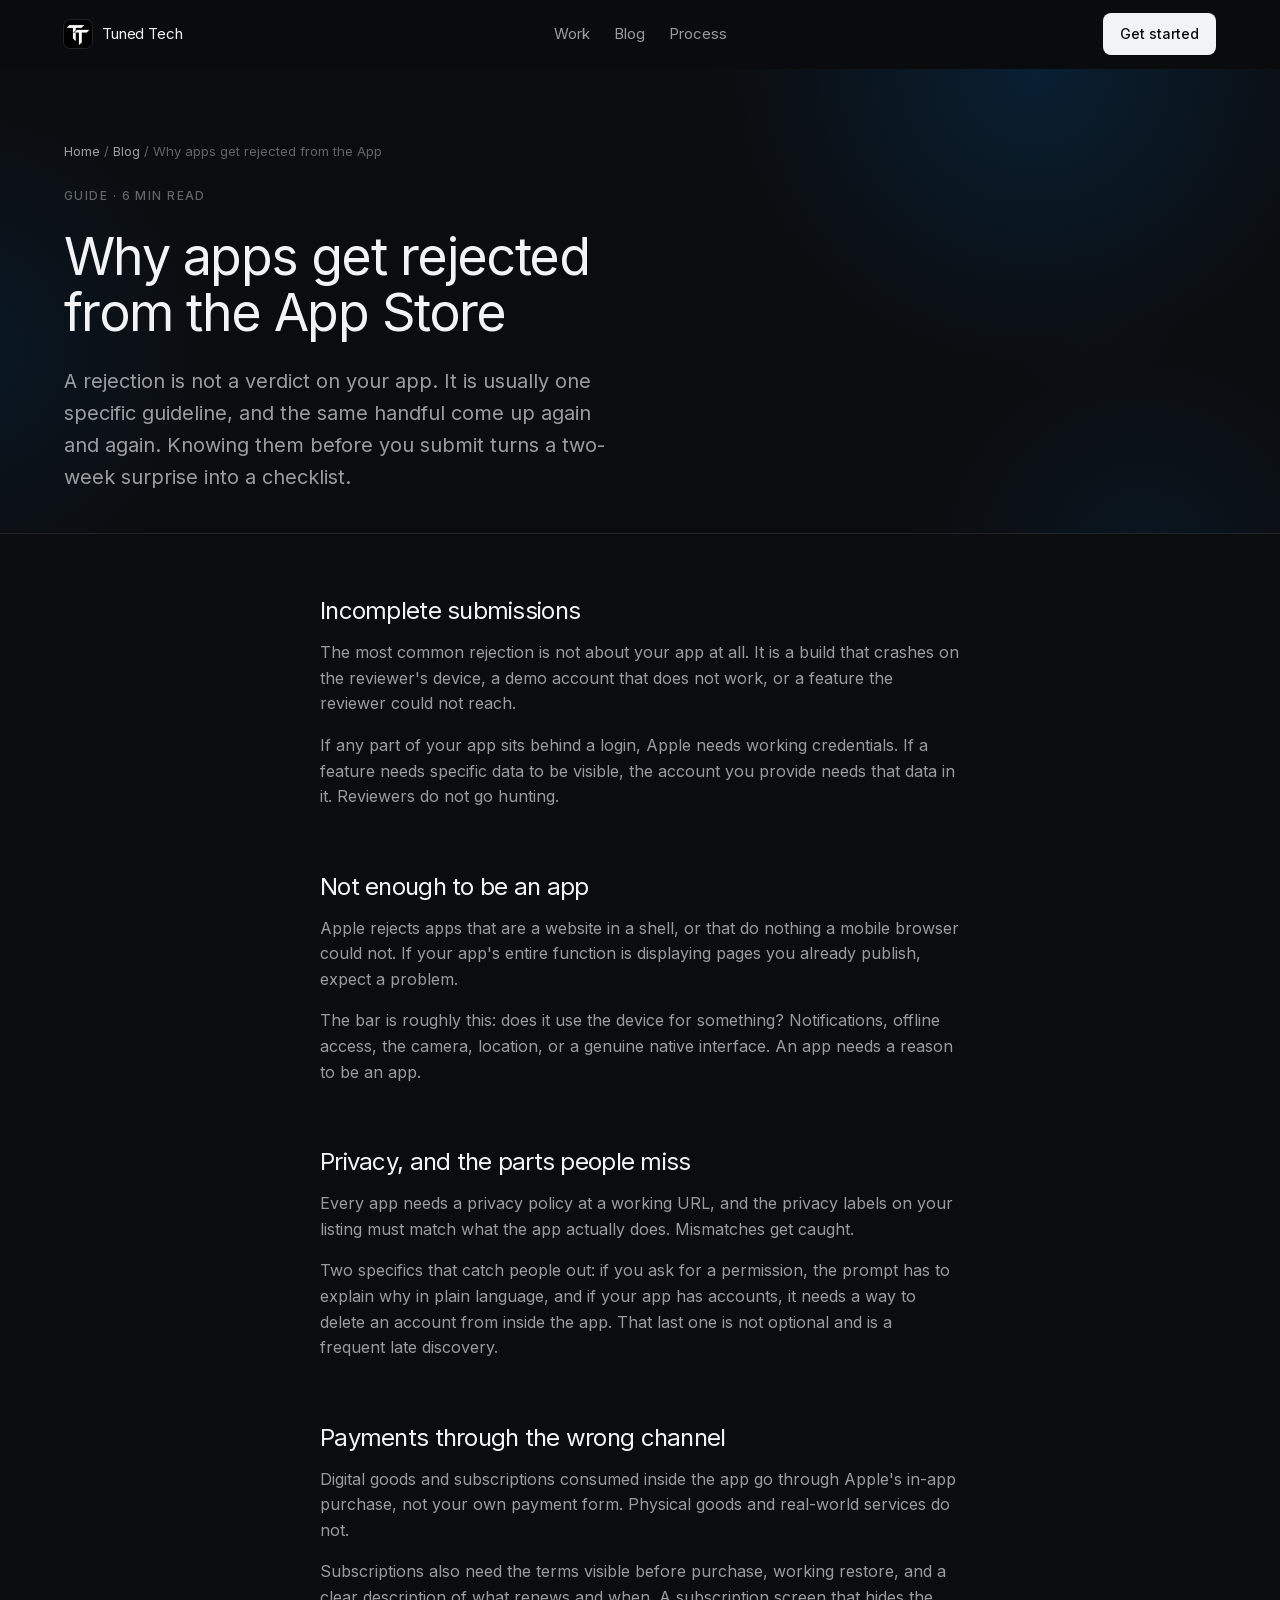
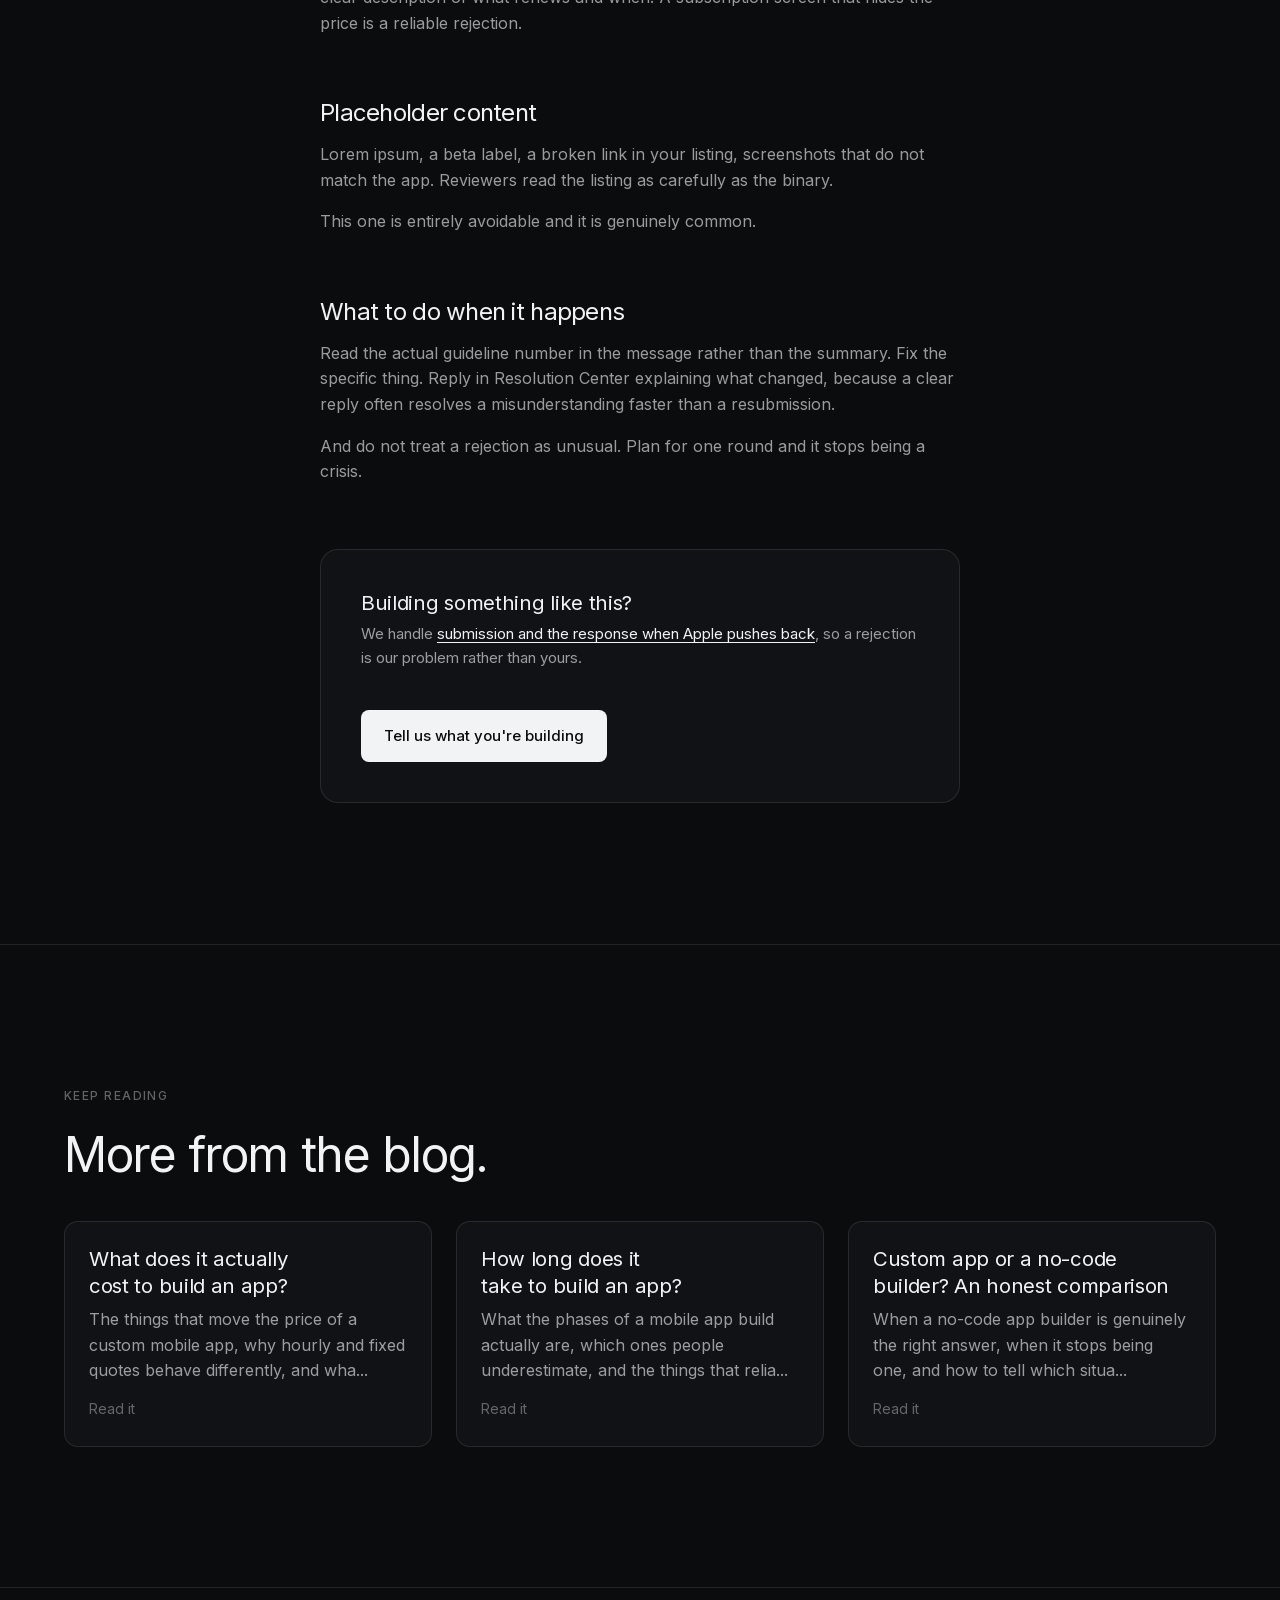
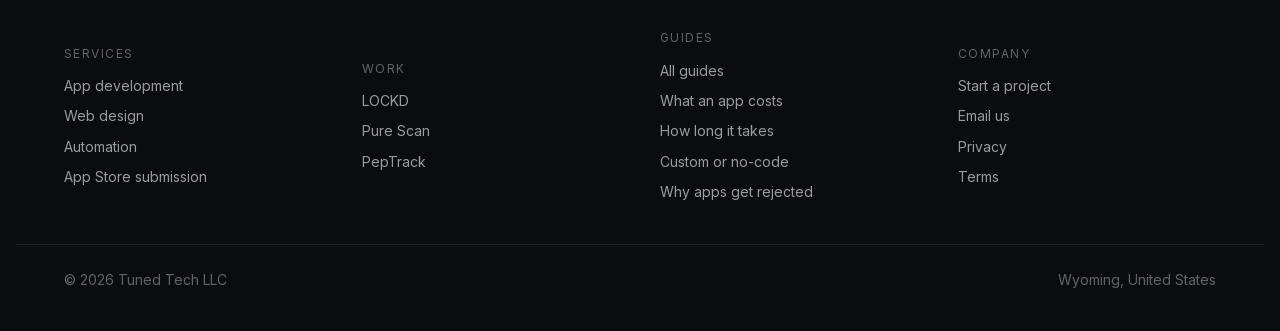
<file: blog/why-apps-get-rejected/index.html>
<!DOCTYPE html>
<html lang="en">
<head>
<meta charset="utf-8">
<meta name="viewport" content="width=device-width, initial-scale=1">
<title>Why apps get rejected from the App Store | Tuned Tech</title>
<meta name="description" content="The rejection reasons that actually come up, what Apple is looking for behind each one, and how to avoid a review cycle you did not budget for.">
<link rel="canonical" href="https://tunedtech.co/blog/why-apps-get-rejected/">

<link rel="icon" href="/favicon.ico" sizes="any">
<link rel="icon" type="image/png" sizes="32x32" href="/assets/icon-32.png">
<link rel="icon" type="image/png" sizes="192x192" href="/assets/icon-192.png">
<link rel="apple-touch-icon" sizes="180x180" href="/assets/icon-180.png">
<link rel="manifest" href="/site.webmanifest">
<meta name="theme-color" content="#0b0c0e">
<meta property="og:type" content="article">
<meta property="og:url" content="https://tunedtech.co/blog/why-apps-get-rejected/">
<meta property="og:title" content="Why apps get rejected from the App Store | Tuned Tech">
<meta property="og:description" content="The rejection reasons that actually come up, what Apple is looking for behind each one, and how to avoid a review cycle you did not budget for.">
<meta property="og:image" content="https://tunedtech.co/assets/icon-512.png">
<meta name="twitter:card" content="summary">
<script type="application/ld+json">{"@context":"https://schema.org","@graph":[{"@type":"BreadcrumbList","itemListElement":[{"@type":"ListItem","position":1,"name":"Home","item":"https://tunedtech.co/"},{"@type":"ListItem","position":2,"name":"Blog","item":"https://tunedtech.co/blog/"},{"@type":"ListItem","position":3,"name":"Why apps get rejected from the App Store"}]},{"@type":"Article","headline":"Why apps get rejected from the App Store","description":"The rejection reasons that actually come up, what Apple is looking for behind each one, and how to avoid a review cycle you did not budget for.","datePublished":"2026-08-29","dateModified":"2026-08-29","mainEntityOfPage":"https://tunedtech.co/blog/why-apps-get-rejected/","author":{"@type":"Organization","name":"Tuned Tech","url":"https://tunedtech.co/"},"publisher":{"@type":"Organization","name":"Tuned Tech","logo":{"@type":"ImageObject","url":"https://tunedtech.co/assets/icon-512.png"}}}]}</script>
<link rel="stylesheet" href="/styles.css?v=6562fd9d">
</head>
<body>
<a class="skip-link" href="#main">Skip to content</a>

<header class="site-header" id="siteHeader">
  <div class="wrap">
    <a class="brand" href="/">
      <img src="/assets/icon-192.png" alt="" width="28" height="28">
      <span>Tuned Tech</span>
    </a>
    <nav class="nav" aria-label="Primary">
      <a href="/#work">Work</a>
      <a href="/blog/">Blog</a>
      <a href="/#process">Process</a>
    </nav>
    <a class="btn btn-primary btn-sm header-cta" href="/start/">Get started</a>
  </div>
</header>

<main id="main">

  <article>
  <section class="hero legal-hero">
    <div class="wrap">
      <nav class="breadcrumbs" aria-label="Breadcrumb">
        <a href="/">Home</a> / <a href="/blog/">Blog</a> / <span>Why apps get rejected from the App</span>
      </nav>
      <p class="section-label">Guide &middot; 6 min read</p>
      <h1>Why apps get rejected from the App Store</h1>
      <p class="lede">A rejection is not a verdict on your app. It is usually one specific guideline, and the same handful come up again and again. Knowing them before you submit turns a two-week surprise into a checklist.</p>
    </div>
  </section>

  <section class="legal">
    <div class="wrap">
      <h2>Incomplete submissions</h2>
      <p>The most common rejection is not about your app at all. It is a build that crashes on the reviewer's device, a demo account that does not work, or a feature the reviewer could not reach.</p>
      <p>If any part of your app sits behind a login, Apple needs working credentials. If a feature needs specific data to be visible, the account you provide needs that data in it. Reviewers do not go hunting.</p>
      <h2>Not enough to be an app</h2>
      <p>Apple rejects apps that are a website in a shell, or that do nothing a mobile browser could not. If your app's entire function is displaying pages you already publish, expect a problem.</p>
      <p>The bar is roughly this: does it use the device for something? Notifications, offline access, the camera, location, or a genuine native interface. An app needs a reason to be an app.</p>
      <h2>Privacy, and the parts people miss</h2>
      <p>Every app needs a privacy policy at a working URL, and the privacy labels on your listing must match what the app actually does. Mismatches get caught.</p>
      <p>Two specifics that catch people out: if you ask for a permission, the prompt has to explain why in plain language, and if your app has accounts, it needs a way to delete an account from inside the app. That last one is not optional and is a frequent late discovery.</p>
      <h2>Payments through the wrong channel</h2>
      <p>Digital goods and subscriptions consumed inside the app go through Apple's in-app purchase, not your own payment form. Physical goods and real-world services do not.</p>
      <p>Subscriptions also need the terms visible before purchase, working restore, and a clear description of what renews and when. A subscription screen that hides the price is a reliable rejection.</p>
      <h2>Placeholder content</h2>
      <p>Lorem ipsum, a beta label, a broken link in your listing, screenshots that do not match the app. Reviewers read the listing as carefully as the binary.</p>
      <p>This one is entirely avoidable and it is genuinely common.</p>
      <h2>What to do when it happens</h2>
      <p>Read the actual guideline number in the message rather than the summary. Fix the specific thing. Reply in Resolution Center explaining what changed, because a clear reply often resolves a misunderstanding faster than a resubmission.</p>
      <p>And do not treat a rejection as unusual. Plan for one round and it stops being a crisis.</p>

      <div class="cs-try">
        <div>
          <h3>Building something like this?</h3>
          <p>We handle <a href="/app-store-submission/">submission and the response when Apple pushes back</a>, so a rejection is our problem rather than yours.</p>
        </div>
        <a class="btn btn-primary" href="/start/">Tell us what you're building</a>
      </div>
    </div>
  </section>
  </article>

  <section class="cs-next">
    <div class="wrap reveal">
      <p class="section-label">Keep reading</p>
      <h2 class="measure">More from the blog.</h2>
      <div class="cs-next-grid">
        <a class="service" href="/blog/what-an-app-costs/"><h3>What does it actually cost to build an app?</h3><p>The things that move the price of a custom mobile app, why hourly and fixed quotes behave differently, and wha...</p><span class="go">Read it</span></a>
        <a class="service" href="/blog/how-long-an-app-takes/"><h3>How long does it take to build an app?</h3><p>What the phases of a mobile app build actually are, which ones people underestimate, and the things that relia...</p><span class="go">Read it</span></a>
        <a class="service" href="/blog/custom-app-or-no-code/"><h3>Custom app or a no-code builder? An honest comparison</h3><p>When a no-code app builder is genuinely the right answer, when it stops being one, and how to tell which situa...</p><span class="go">Read it</span></a>
      </div>
    </div>
  </section>
</main>

<footer class="site-footer">
  <div class="wrap footer-grid">
    <div class="footer-col">
      <span class="footer-h">Services</span>
      <a href="/">App development</a>
      <a href="/web-design/">Web design</a>
      <a href="/automation/">Automation</a>
      <a href="/app-store-submission/">App Store submission</a>
    </div>
    <div class="footer-col">
      <span class="footer-h">Work</span>
      <a href="/work/lockd/">LOCKD</a>
      <a href="/work/pure-scan/">Pure Scan</a>
      <a href="/work/peptrack/">PepTrack</a>
    </div>
    <div class="footer-col">
      <span class="footer-h">Guides</span>
      <a href="/blog/">All guides</a>
      <a href="/blog/what-an-app-costs/">What an app costs</a>
      <a href="/blog/how-long-an-app-takes/">How long it takes</a>
      <a href="/blog/custom-app-or-no-code/">Custom or no-code</a>
      <a href="/blog/why-apps-get-rejected/">Why apps get rejected</a>
    </div>
    <div class="footer-col">
      <span class="footer-h">Company</span>
      <a href="/start/">Start a project</a>
      <a href="mailto:hello.tunedtech@gmail.com">Email us</a>
      <a href="/privacy.html">Privacy</a>
      <a href="/terms.html">Terms</a>
    </div>
  </div>
  <div class="wrap footer-base">
    <span>&copy; 2026 Tuned Tech LLC</span>
    <span>Wyoming, United States</span>
  </div>
</footer>

<script>
(function () {
  'use strict';
  var header = document.getElementById('siteHeader');
  var onScroll = function () { header.setAttribute('data-stuck', String(window.scrollY > 8)); };
  onScroll();
  window.addEventListener('scroll', onScroll, { passive: true });
  var reveals = document.querySelectorAll('.reveal');
  if (!('IntersectionObserver' in window) ||
      window.matchMedia('(prefers-reduced-motion: reduce)').matches) {
    reveals.forEach(function (el) { el.classList.add('is-in'); });
  } else {
    var io = new IntersectionObserver(function (entries) {
      entries.forEach(function (entry) {
        if (entry.isIntersecting) { entry.target.classList.add('is-in'); io.unobserve(entry.target); }
      });
    }, { rootMargin: '0px 0px -10% 0px', threshold: 0.05 });
    reveals.forEach(function (el) { io.observe(el); });
  }
})();
</script>
</body>
</html>
</file>
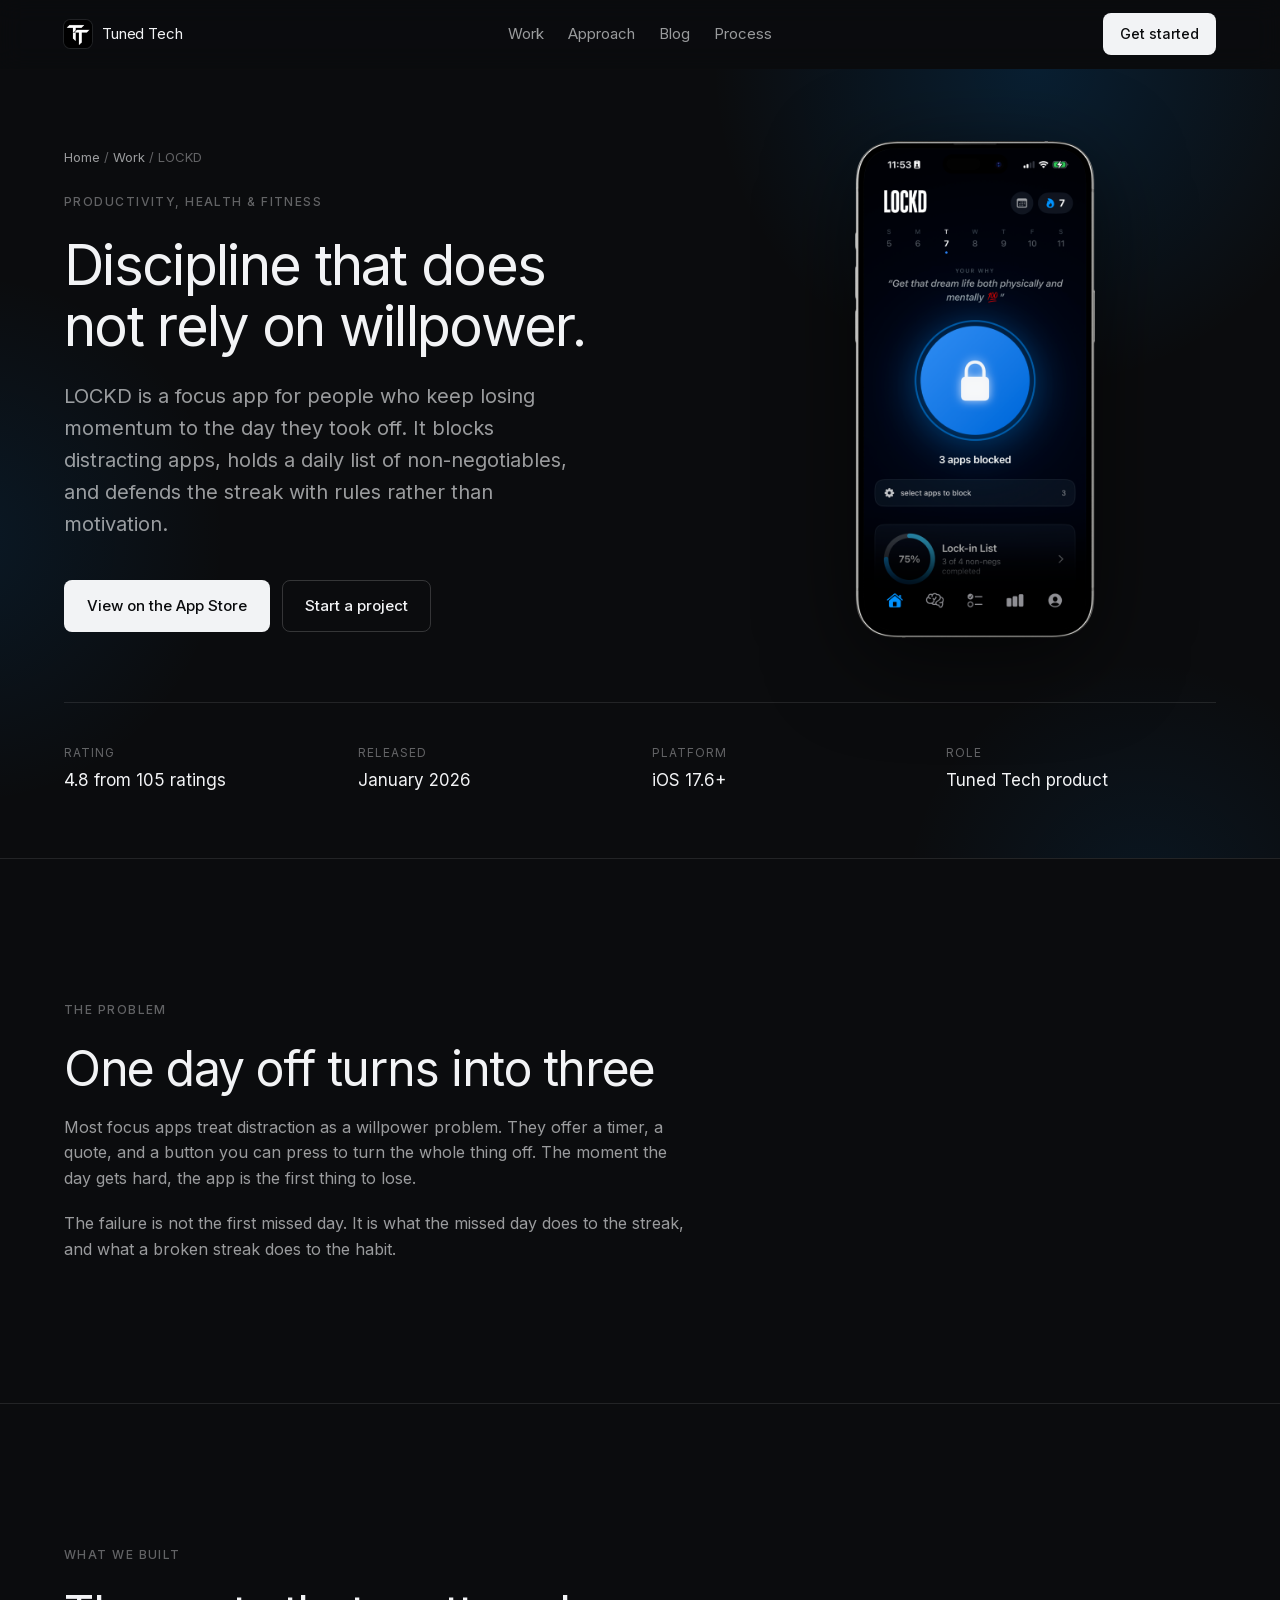
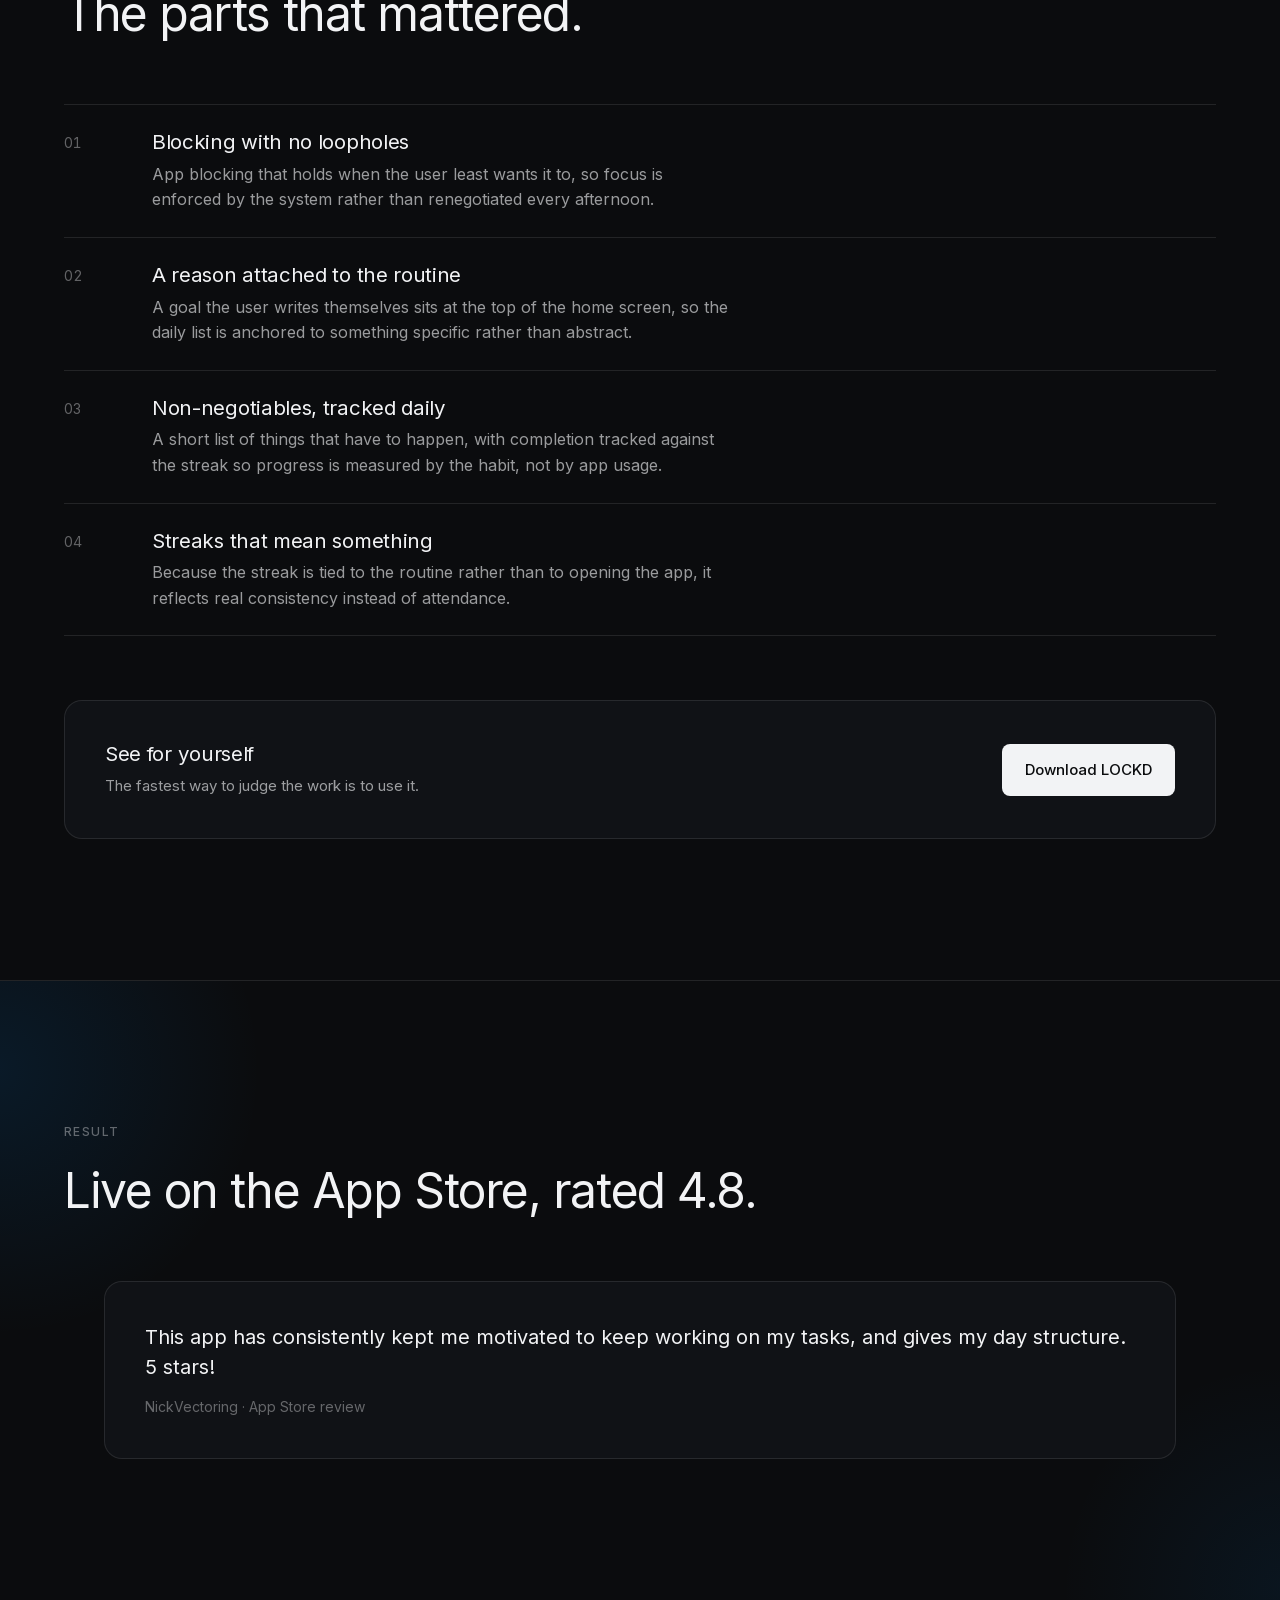
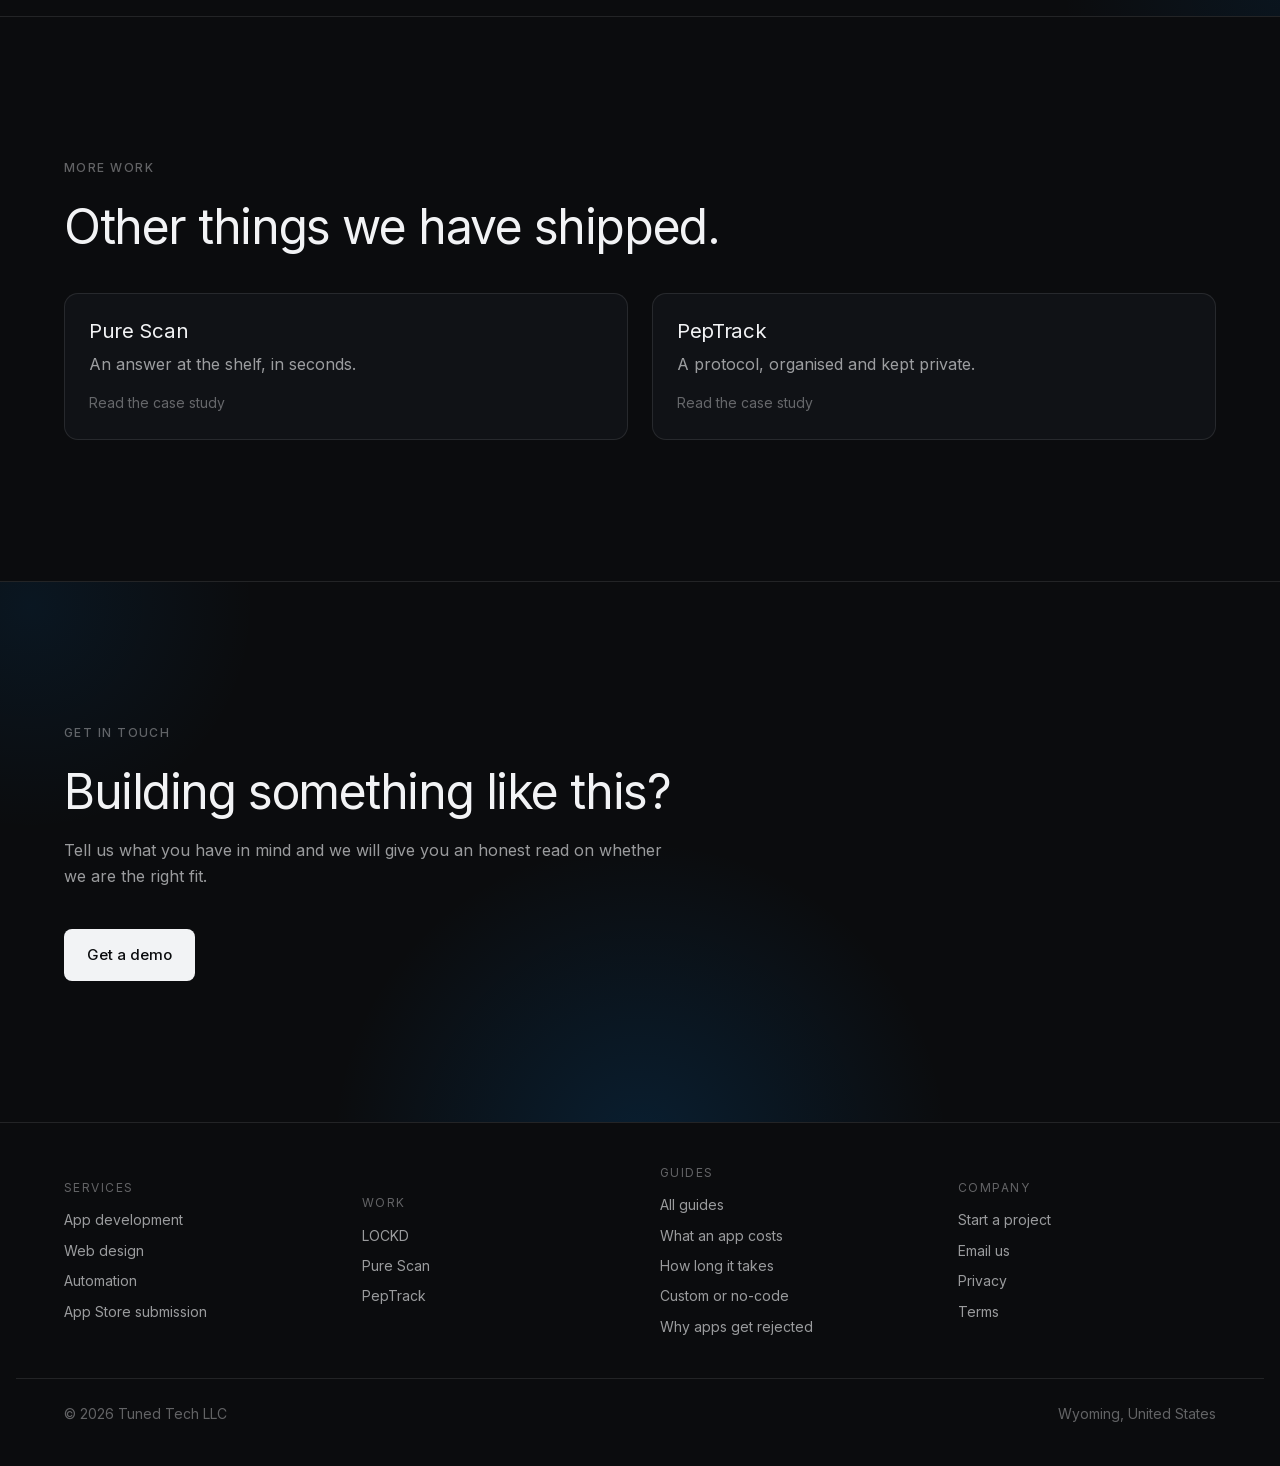
<file: work/lockd/index.html>
<!DOCTYPE html>
<html lang="en">
<head>
<meta charset="utf-8">
<meta name="viewport" content="width=device-width, initial-scale=1">
<title>LOCKD Case Study | Tuned Tech</title>
<meta name="description" content="How Tuned Tech built LOCKD, a focus and discipline app that blocks distracting apps and defends a daily routine. 4.8 stars from 105 App Store ratings.">
<link rel="canonical" href="https://tunedtech.co/work/lockd/">

<link rel="icon" href="/favicon.ico" sizes="any">
<link rel="icon" type="image/png" sizes="32x32" href="/assets/icon-32.png">
<link rel="icon" type="image/png" sizes="192x192" href="/assets/icon-192.png">
<link rel="apple-touch-icon" sizes="180x180" href="/assets/icon-180.png">
<link rel="manifest" href="/site.webmanifest">
<meta name="theme-color" content="#0b0c0e">

<meta property="og:type" content="article">
<meta property="og:url" content="https://tunedtech.co/work/lockd/">
<meta property="og:title" content="LOCKD Case Study | Tuned Tech">
<meta property="og:description" content="How Tuned Tech built LOCKD, a focus and discipline app that blocks distracting apps and defends a daily routine. 4.8 stars from 105 App Store ratings.">
<meta property="og:image" content="https://tunedtech.co/assets/icon-512.png">
<meta name="twitter:card" content="summary">

<script type="application/ld+json">{"@context":"https://schema.org","@graph":[{"@type":"BreadcrumbList","itemListElement":[{"@type":"ListItem","position":1,"name":"Home","item":"https://tunedtech.co/"},{"@type":"ListItem","position":2,"name":"Work","item":"https://tunedtech.co/#work"},{"@type":"ListItem","position":3,"name":"LOCKD"}]},{"@type":"SoftwareApplication","name":"LOCKD: Life Reset & Lock in","applicationCategory":"MobileApplication","operatingSystem":"iOS","url":"https://apps.apple.com/us/app/lockd-life-reset-lock-in/id6753994810","offers":{"@type":"Offer","price":"0","priceCurrency":"USD"},"publisher":{"@type":"Organization","name":"Tuned Tech","url":"https://tunedtech.co/"}}]}</script>
<link rel="stylesheet" href="/styles.css?v=6562fd9d">
</head>
<body>
<a class="skip-link" href="#main">Skip to content</a>

<header class="site-header" id="siteHeader">
  <div class="wrap">
    <a class="brand" href="/">
      <img src="/assets/icon-192.png" alt="" width="28" height="28">
      <span>Tuned Tech</span>
    </a>
    <nav class="nav" aria-label="Primary">
      <a href="/#work">Work</a>
      <a href="/#approach">Approach</a>
      <a href="/blog/">Blog</a>
      <a href="/#process">Process</a>
    </nav>
    <a class="btn btn-primary btn-sm header-cta" href="/start/">Get started</a>
  </div>
</header>

<main id="main">

  <section class="hero cs-hero">
    <div class="wrap cs-grid">
      <div>
        <nav class="breadcrumbs" aria-label="Breadcrumb">
          <a href="/">Home</a> / <a href="/#work">Work</a> / <span>LOCKD</span>
        </nav>
        <p class="section-label">Productivity, Health &amp; Fitness</p>
        <h1>Discipline that does not rely on willpower.</h1>
        <p class="lede">LOCKD is a focus app for people who keep losing momentum to the day they took off. It blocks distracting apps, holds a daily list of non-negotiables, and defends the streak with rules rather than motivation.</p>
        <div class="hero-actions">
          <a class="btn btn-primary" href="https://apps.apple.com/us/app/lockd-life-reset-lock-in/id6753994810" target="_blank" rel="noopener">View on the App Store</a>
          <a class="btn btn-ghost" href="/start/">Start a project</a>
        </div>
      </div>
      <div class="cs-device">
        <img src="/assets/work/Lockdhomescreen.png" width="579" height="1200" decoding="async" alt="LOCKD home screen with a seven day streak, a personal goal, and a lock control showing three apps blocked.">
      </div>
    </div>
    <div class="wrap">
      <div class="cs-meta">
        <div><span class="k">Rating</span><span class="v">4.8 from 105 ratings</span></div>
        <div><span class="k">Released</span><span class="v">January 2026</span></div>
        <div><span class="k">Platform</span><span class="v">iOS 17.6+</span></div>
        <div><span class="k">Role</span><span class="v">Tuned Tech product</span></div>
      </div>
    </div>
  </section>

  <section id="problem">
    <div class="wrap reveal">
      <p class="section-label">The problem</p>
      <h2 class="measure">One day off turns into three</h2>
      <p class="body" style="margin-top: 1.25rem;">Most focus apps treat distraction as a willpower problem. They offer a timer, a quote, and a button you can press to turn the whole thing off. The moment the day gets hard, the app is the first thing to lose.</p>
      <p class="body" style="margin-top: 1.25rem;">The failure is not the first missed day. It is what the missed day does to the streak, and what a broken streak does to the habit.</p>
    </div>
  </section>

  <section class="work">
    <div class="wrap reveal">
      <p class="section-label">What we built</p>
      <h2 class="measure">The parts that mattered.</h2>
      <div class="steps">
        <div class="step"><span class="num">01</span><div><h3>Blocking with no loopholes</h3><p>App blocking that holds when the user least wants it to, so focus is enforced by the system rather than renegotiated every afternoon.</p></div></div>
        <div class="step"><span class="num">02</span><div><h3>A reason attached to the routine</h3><p>A goal the user writes themselves sits at the top of the home screen, so the daily list is anchored to something specific rather than abstract.</p></div></div>
        <div class="step"><span class="num">03</span><div><h3>Non-negotiables, tracked daily</h3><p>A short list of things that have to happen, with completion tracked against the streak so progress is measured by the habit, not by app usage.</p></div></div>
        <div class="step"><span class="num">04</span><div><h3>Streaks that mean something</h3><p>Because the streak is tied to the routine rather than to opening the app, it reflects real consistency instead of attendance.</p></div></div>
      </div>

      <div class="cs-try">
        <div>
          <h3>See for yourself</h3>
          <p>The fastest way to judge the work is to use it.</p>
        </div>
        <a class="btn btn-primary" href="https://apps.apple.com/us/app/lockd-life-reset-lock-in/id6753994810" target="_blank" rel="noopener">Download LOCKD</a>
      </div>
      
    </div>
  </section>

  <section class="testimonials">
    <div class="wrap reveal">
      <p class="section-label">Result</p>
      <h2 class="measure">Live on the App Store, rated 4.8.</h2>
      <figure class="cs-quote">
        <blockquote>This app has consistently kept me motivated to keep working on my tasks, and gives my day structure. 5 stars!</blockquote>
        <figcaption>NickVectoring &middot; App Store review</figcaption>
      </figure>
    </div>
  </section>

  <section class="cs-next">
    <div class="wrap reveal">
      <p class="section-label">More work</p>
      <h2 class="measure">Other things we have shipped.</h2>
      <div class="cs-next-grid">
        <a class="service" href="/work/pure-scan/"><h3>Pure Scan</h3><p>An answer at the shelf, in seconds.</p><span class="go">Read the case study</span></a>
        <a class="service" href="/work/peptrack/"><h3>PepTrack</h3><p>A protocol, organised and kept private.</p><span class="go">Read the case study</span></a>
      </div>
    </div>
  </section>

  <section class="contact">
    <div class="wrap reveal">
      <p class="section-label">Get in touch</p>
      <h2 class="measure">Building something like this?</h2>
      <p class="body" style="margin-top: 1.25rem;">
        Tell us what you have in mind and we will give you an honest read on whether we are the
        right fit.
      </p>
      <div class="hero-actions">
        <a class="btn btn-primary" href="/start/">Get a demo</a>
      </div>
    </div>
  </section>

</main>

<footer class="site-footer">
  <div class="wrap footer-grid">
    <div class="footer-col">
      <span class="footer-h">Services</span>
      <a href="/">App development</a>
      <a href="/web-design/">Web design</a>
      <a href="/automation/">Automation</a>
      <a href="/app-store-submission/">App Store submission</a>
    </div>
    <div class="footer-col">
      <span class="footer-h">Work</span>
      <a href="/work/lockd/">LOCKD</a>
      <a href="/work/pure-scan/">Pure Scan</a>
      <a href="/work/peptrack/">PepTrack</a>
    </div>
    <div class="footer-col">
      <span class="footer-h">Guides</span>
      <a href="/blog/">All guides</a>
      <a href="/blog/what-an-app-costs/">What an app costs</a>
      <a href="/blog/how-long-an-app-takes/">How long it takes</a>
      <a href="/blog/custom-app-or-no-code/">Custom or no-code</a>
      <a href="/blog/why-apps-get-rejected/">Why apps get rejected</a>
    </div>
    <div class="footer-col">
      <span class="footer-h">Company</span>
      <a href="/start/">Start a project</a>
      <a href="mailto:hello.tunedtech@gmail.com">Email us</a>
      <a href="/privacy.html">Privacy</a>
      <a href="/terms.html">Terms</a>
    </div>
  </div>
  <div class="wrap footer-base">
    <span>&copy; 2026 Tuned Tech LLC</span>
    <span>Wyoming, United States</span>
  </div>
</footer>

<script>
(function () {
  'use strict';
  var header = document.getElementById('siteHeader');
  var onScroll = function () { header.setAttribute('data-stuck', String(window.scrollY > 8)); };
  onScroll();
  window.addEventListener('scroll', onScroll, { passive: true });
  var reveals = document.querySelectorAll('.reveal');
  if (!('IntersectionObserver' in window) ||
      window.matchMedia('(prefers-reduced-motion: reduce)').matches) {
    reveals.forEach(function (el) { el.classList.add('is-in'); });
  } else {
    var io = new IntersectionObserver(function (entries) {
      entries.forEach(function (entry) {
        if (entry.isIntersecting) { entry.target.classList.add('is-in'); io.unobserve(entry.target); }
      });
    }, { rootMargin: '0px 0px -10% 0px', threshold: 0.05 });
    reveals.forEach(function (el) { io.observe(el); });
  }
})();
</script>
</body>
</html>
</file>
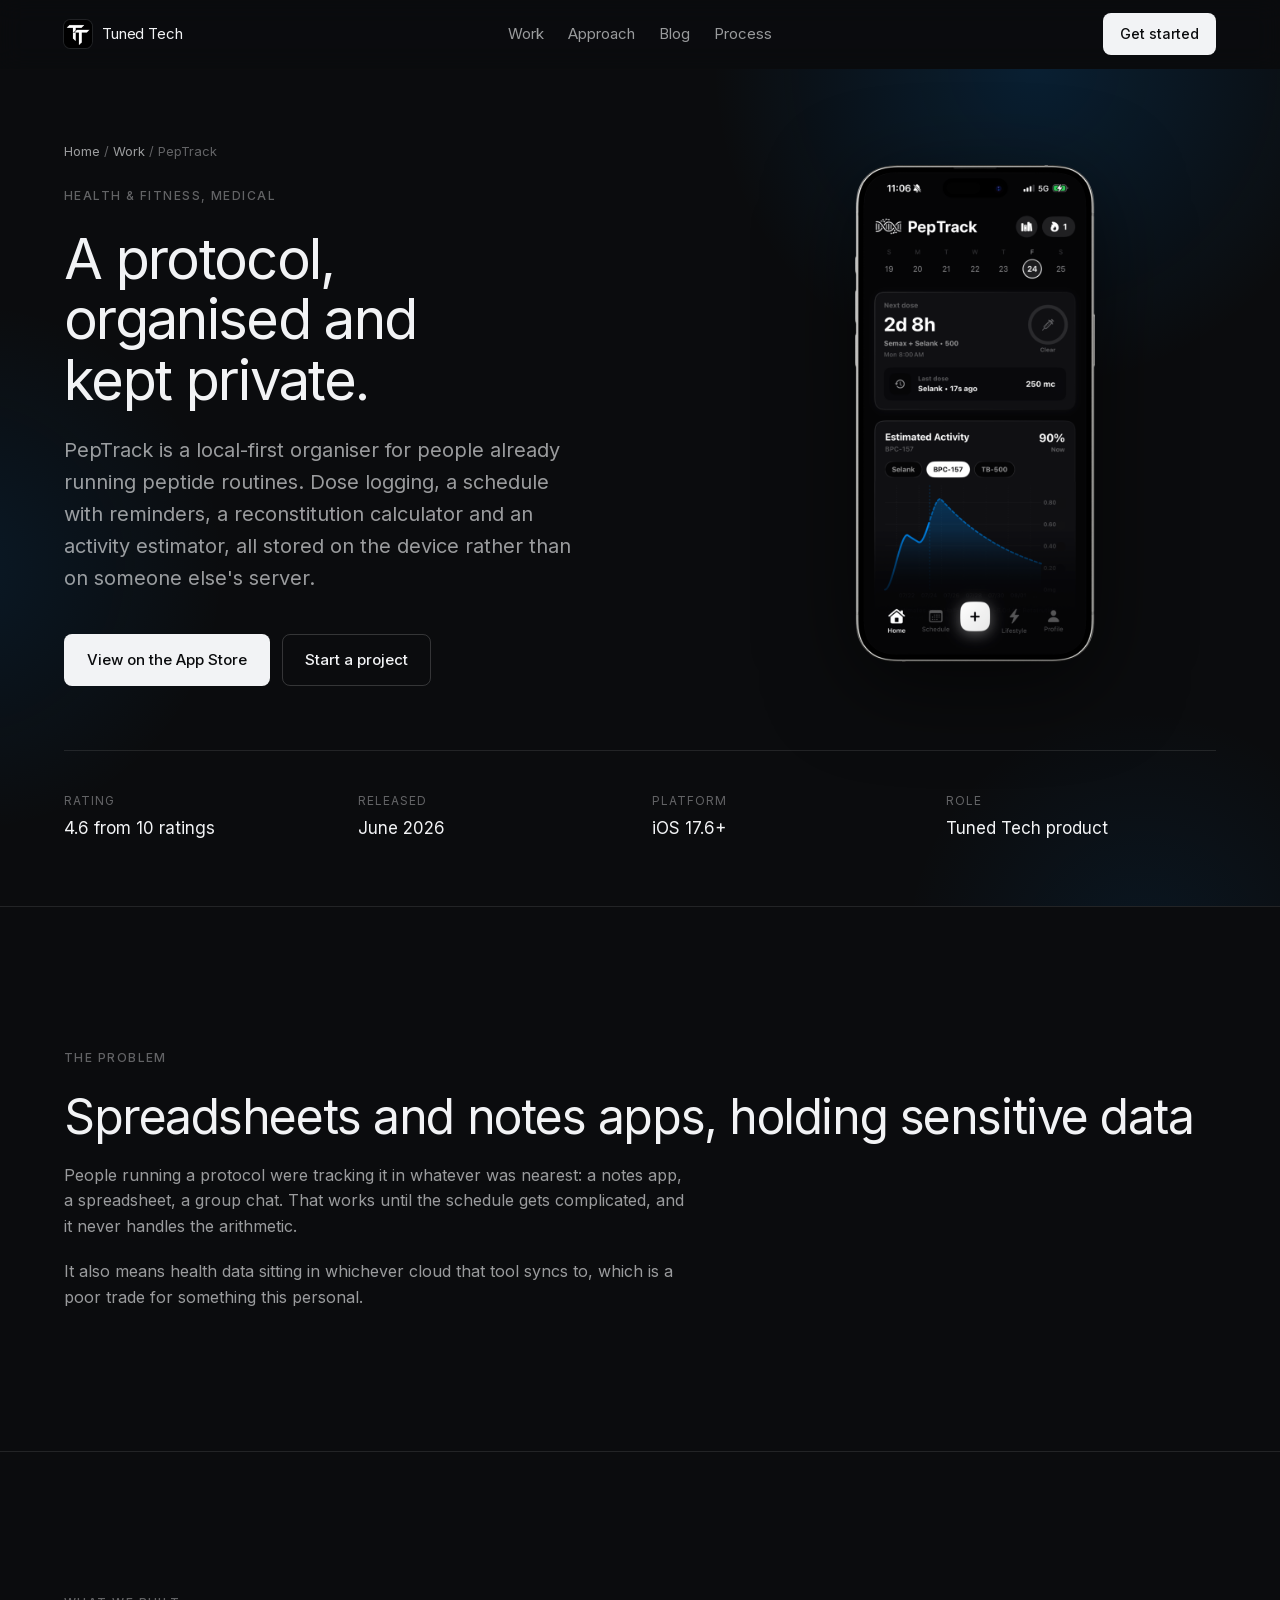
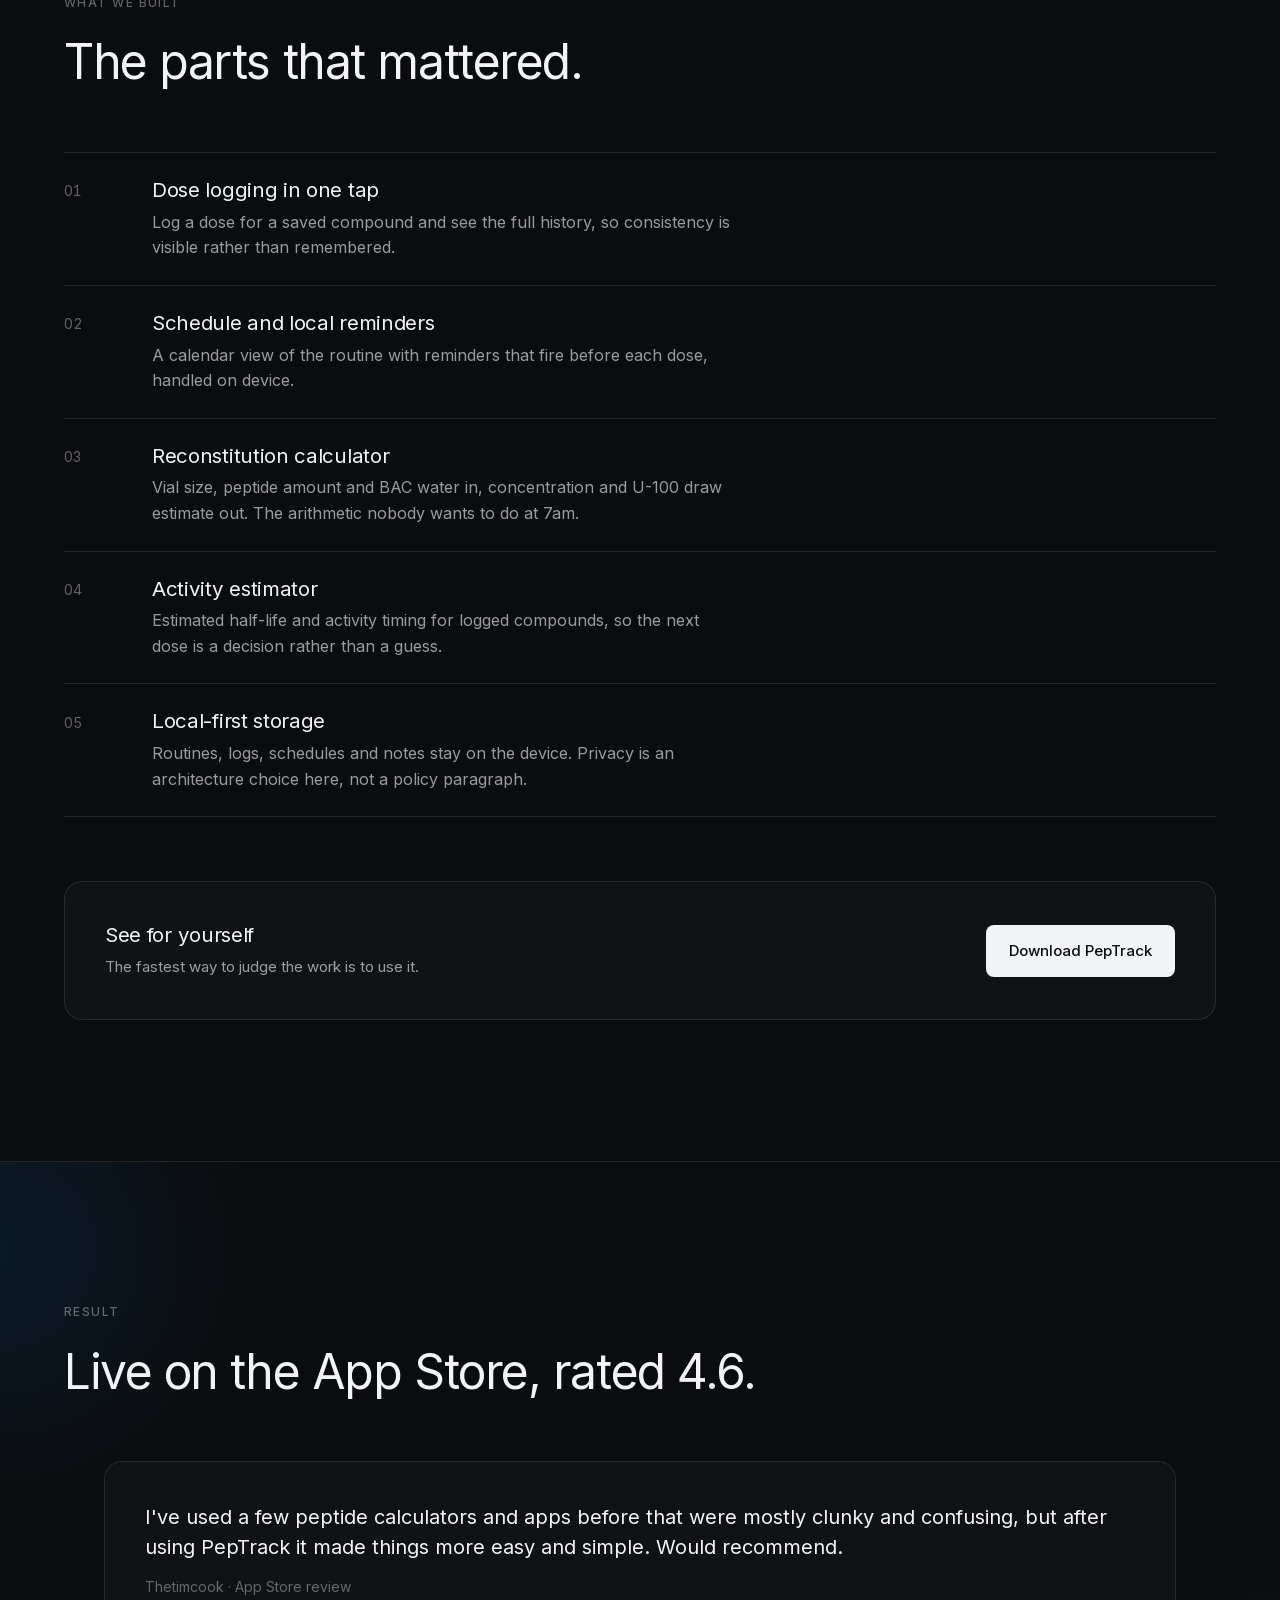
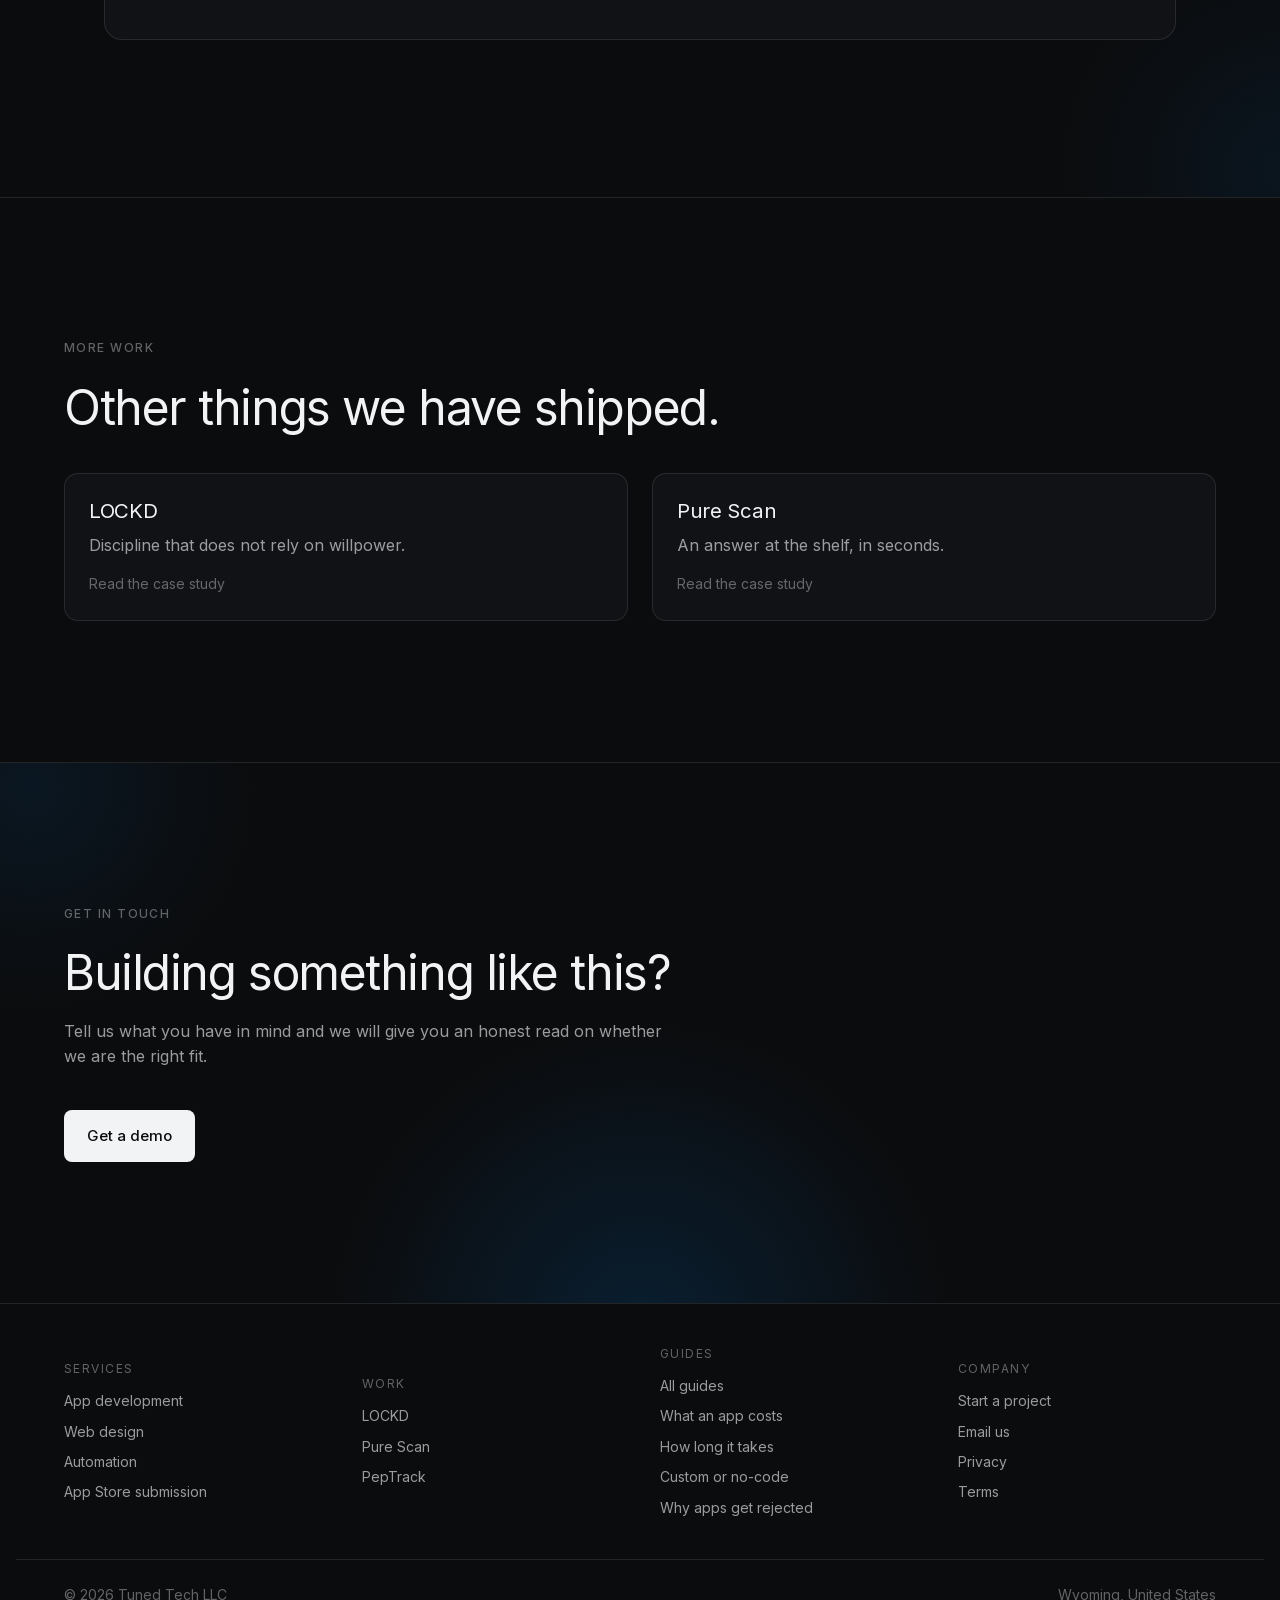
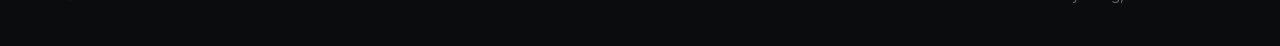
<file: work/peptrack/index.html>
<!DOCTYPE html>
<html lang="en">
<head>
<meta charset="utf-8">
<meta name="viewport" content="width=device-width, initial-scale=1">
<title>PepTrack Case Study | Tuned Tech</title>
<meta name="description" content="How Tuned Tech built PepTrack, a local-first peptide tracker with dose logging, reminders, a reconstitution calculator and an activity estimator.">
<link rel="canonical" href="https://tunedtech.co/work/peptrack/">

<link rel="icon" href="/favicon.ico" sizes="any">
<link rel="icon" type="image/png" sizes="32x32" href="/assets/icon-32.png">
<link rel="icon" type="image/png" sizes="192x192" href="/assets/icon-192.png">
<link rel="apple-touch-icon" sizes="180x180" href="/assets/icon-180.png">
<link rel="manifest" href="/site.webmanifest">
<meta name="theme-color" content="#0b0c0e">

<meta property="og:type" content="article">
<meta property="og:url" content="https://tunedtech.co/work/peptrack/">
<meta property="og:title" content="PepTrack Case Study | Tuned Tech">
<meta property="og:description" content="How Tuned Tech built PepTrack, a local-first peptide tracker with dose logging, reminders, a reconstitution calculator and an activity estimator.">
<meta property="og:image" content="https://tunedtech.co/assets/icon-512.png">
<meta name="twitter:card" content="summary">

<script type="application/ld+json">{"@context":"https://schema.org","@graph":[{"@type":"BreadcrumbList","itemListElement":[{"@type":"ListItem","position":1,"name":"Home","item":"https://tunedtech.co/"},{"@type":"ListItem","position":2,"name":"Work","item":"https://tunedtech.co/#work"},{"@type":"ListItem","position":3,"name":"PepTrack"}]},{"@type":"SoftwareApplication","name":"PepTrack: Peptide Tracker","applicationCategory":"MobileApplication","operatingSystem":"iOS","url":"https://apps.apple.com/us/app/peptrack-peptide-tracker/id6773437032","offers":{"@type":"Offer","price":"0","priceCurrency":"USD"},"publisher":{"@type":"Organization","name":"Tuned Tech","url":"https://tunedtech.co/"}}]}</script>
<link rel="stylesheet" href="/styles.css?v=6562fd9d">
</head>
<body>
<a class="skip-link" href="#main">Skip to content</a>

<header class="site-header" id="siteHeader">
  <div class="wrap">
    <a class="brand" href="/">
      <img src="/assets/icon-192.png" alt="" width="28" height="28">
      <span>Tuned Tech</span>
    </a>
    <nav class="nav" aria-label="Primary">
      <a href="/#work">Work</a>
      <a href="/#approach">Approach</a>
      <a href="/blog/">Blog</a>
      <a href="/#process">Process</a>
    </nav>
    <a class="btn btn-primary btn-sm header-cta" href="/start/">Get started</a>
  </div>
</header>

<main id="main">

  <section class="hero cs-hero">
    <div class="wrap cs-grid">
      <div>
        <nav class="breadcrumbs" aria-label="Breadcrumb">
          <a href="/">Home</a> / <a href="/#work">Work</a> / <span>PepTrack</span>
        </nav>
        <p class="section-label">Health &amp; Fitness, Medical</p>
        <h1>A protocol, organised and kept private.</h1>
        <p class="lede">PepTrack is a local-first organiser for people already running peptide routines. Dose logging, a schedule with reminders, a reconstitution calculator and an activity estimator, all stored on the device rather than on someone else's server.</p>
        <div class="hero-actions">
          <a class="btn btn-primary" href="https://apps.apple.com/us/app/peptrack-peptide-tracker/id6773437032" target="_blank" rel="noopener">View on the App Store</a>
          <a class="btn btn-ghost" href="/start/">Start a project</a>
        </div>
      </div>
      <div class="cs-device">
        <img src="/assets/work/cleanhomepeptrack.png" width="579" height="1200" decoding="async" alt="PepTrack home screen with a countdown to the next dose above an estimated activity curve.">
      </div>
    </div>
    <div class="wrap">
      <div class="cs-meta">
        <div><span class="k">Rating</span><span class="v">4.6 from 10 ratings</span></div>
        <div><span class="k">Released</span><span class="v">June 2026</span></div>
        <div><span class="k">Platform</span><span class="v">iOS 17.6+</span></div>
        <div><span class="k">Role</span><span class="v">Tuned Tech product</span></div>
      </div>
    </div>
  </section>

  <section id="problem">
    <div class="wrap reveal">
      <p class="section-label">The problem</p>
      <h2 class="measure">Spreadsheets and notes apps, holding sensitive data</h2>
      <p class="body" style="margin-top: 1.25rem;">People running a protocol were tracking it in whatever was nearest: a notes app, a spreadsheet, a group chat. That works until the schedule gets complicated, and it never handles the arithmetic.</p>
      <p class="body" style="margin-top: 1.25rem;">It also means health data sitting in whichever cloud that tool syncs to, which is a poor trade for something this personal.</p>
    </div>
  </section>

  <section class="work">
    <div class="wrap reveal">
      <p class="section-label">What we built</p>
      <h2 class="measure">The parts that mattered.</h2>
      <div class="steps">
        <div class="step"><span class="num">01</span><div><h3>Dose logging in one tap</h3><p>Log a dose for a saved compound and see the full history, so consistency is visible rather than remembered.</p></div></div>
        <div class="step"><span class="num">02</span><div><h3>Schedule and local reminders</h3><p>A calendar view of the routine with reminders that fire before each dose, handled on device.</p></div></div>
        <div class="step"><span class="num">03</span><div><h3>Reconstitution calculator</h3><p>Vial size, peptide amount and BAC water in, concentration and U-100 draw estimate out. The arithmetic nobody wants to do at 7am.</p></div></div>
        <div class="step"><span class="num">04</span><div><h3>Activity estimator</h3><p>Estimated half-life and activity timing for logged compounds, so the next dose is a decision rather than a guess.</p></div></div>
        <div class="step"><span class="num">05</span><div><h3>Local-first storage</h3><p>Routines, logs, schedules and notes stay on the device. Privacy is an architecture choice here, not a policy paragraph.</p></div></div>
      </div>

      <div class="cs-try">
        <div>
          <h3>See for yourself</h3>
          <p>The fastest way to judge the work is to use it.</p>
        </div>
        <a class="btn btn-primary" href="https://apps.apple.com/us/app/peptrack-peptide-tracker/id6773437032" target="_blank" rel="noopener">Download PepTrack</a>
      </div>
    </div>
  </section>

  <section class="testimonials">
    <div class="wrap reveal">
      <p class="section-label">Result</p>
      <h2 class="measure">Live on the App Store, rated 4.6.</h2>
      <figure class="cs-quote">
        <blockquote>I've used a few peptide calculators and apps before that were mostly clunky and confusing, but after using PepTrack it made things more easy and simple. Would recommend.</blockquote>
        <figcaption>Thetimcook &middot; App Store review</figcaption>
      </figure>
    </div>
  </section>

  <section class="cs-next">
    <div class="wrap reveal">
      <p class="section-label">More work</p>
      <h2 class="measure">Other things we have shipped.</h2>
      <div class="cs-next-grid">
        <a class="service" href="/work/lockd/"><h3>LOCKD</h3><p>Discipline that does not rely on willpower.</p><span class="go">Read the case study</span></a>
        <a class="service" href="/work/pure-scan/"><h3>Pure Scan</h3><p>An answer at the shelf, in seconds.</p><span class="go">Read the case study</span></a>
      </div>
    </div>
  </section>

  <section class="contact">
    <div class="wrap reveal">
      <p class="section-label">Get in touch</p>
      <h2 class="measure">Building something like this?</h2>
      <p class="body" style="margin-top: 1.25rem;">
        Tell us what you have in mind and we will give you an honest read on whether we are the
        right fit.
      </p>
      <div class="hero-actions">
        <a class="btn btn-primary" href="/start/">Get a demo</a>
      </div>
    </div>
  </section>

</main>

<footer class="site-footer">
  <div class="wrap footer-grid">
    <div class="footer-col">
      <span class="footer-h">Services</span>
      <a href="/">App development</a>
      <a href="/web-design/">Web design</a>
      <a href="/automation/">Automation</a>
      <a href="/app-store-submission/">App Store submission</a>
    </div>
    <div class="footer-col">
      <span class="footer-h">Work</span>
      <a href="/work/lockd/">LOCKD</a>
      <a href="/work/pure-scan/">Pure Scan</a>
      <a href="/work/peptrack/">PepTrack</a>
    </div>
    <div class="footer-col">
      <span class="footer-h">Guides</span>
      <a href="/blog/">All guides</a>
      <a href="/blog/what-an-app-costs/">What an app costs</a>
      <a href="/blog/how-long-an-app-takes/">How long it takes</a>
      <a href="/blog/custom-app-or-no-code/">Custom or no-code</a>
      <a href="/blog/why-apps-get-rejected/">Why apps get rejected</a>
    </div>
    <div class="footer-col">
      <span class="footer-h">Company</span>
      <a href="/start/">Start a project</a>
      <a href="mailto:hello.tunedtech@gmail.com">Email us</a>
      <a href="/privacy.html">Privacy</a>
      <a href="/terms.html">Terms</a>
    </div>
  </div>
  <div class="wrap footer-base">
    <span>&copy; 2026 Tuned Tech LLC</span>
    <span>Wyoming, United States</span>
  </div>
</footer>

<script>
(function () {
  'use strict';
  var header = document.getElementById('siteHeader');
  var onScroll = function () { header.setAttribute('data-stuck', String(window.scrollY > 8)); };
  onScroll();
  window.addEventListener('scroll', onScroll, { passive: true });
  var reveals = document.querySelectorAll('.reveal');
  if (!('IntersectionObserver' in window) ||
      window.matchMedia('(prefers-reduced-motion: reduce)').matches) {
    reveals.forEach(function (el) { el.classList.add('is-in'); });
  } else {
    var io = new IntersectionObserver(function (entries) {
      entries.forEach(function (entry) {
        if (entry.isIntersecting) { entry.target.classList.add('is-in'); io.unobserve(entry.target); }
      });
    }, { rootMargin: '0px 0px -10% 0px', threshold: 0.05 });
    reveals.forEach(function (el) { io.observe(el); });
  }
})();
</script>
</body>
</html>
</file>
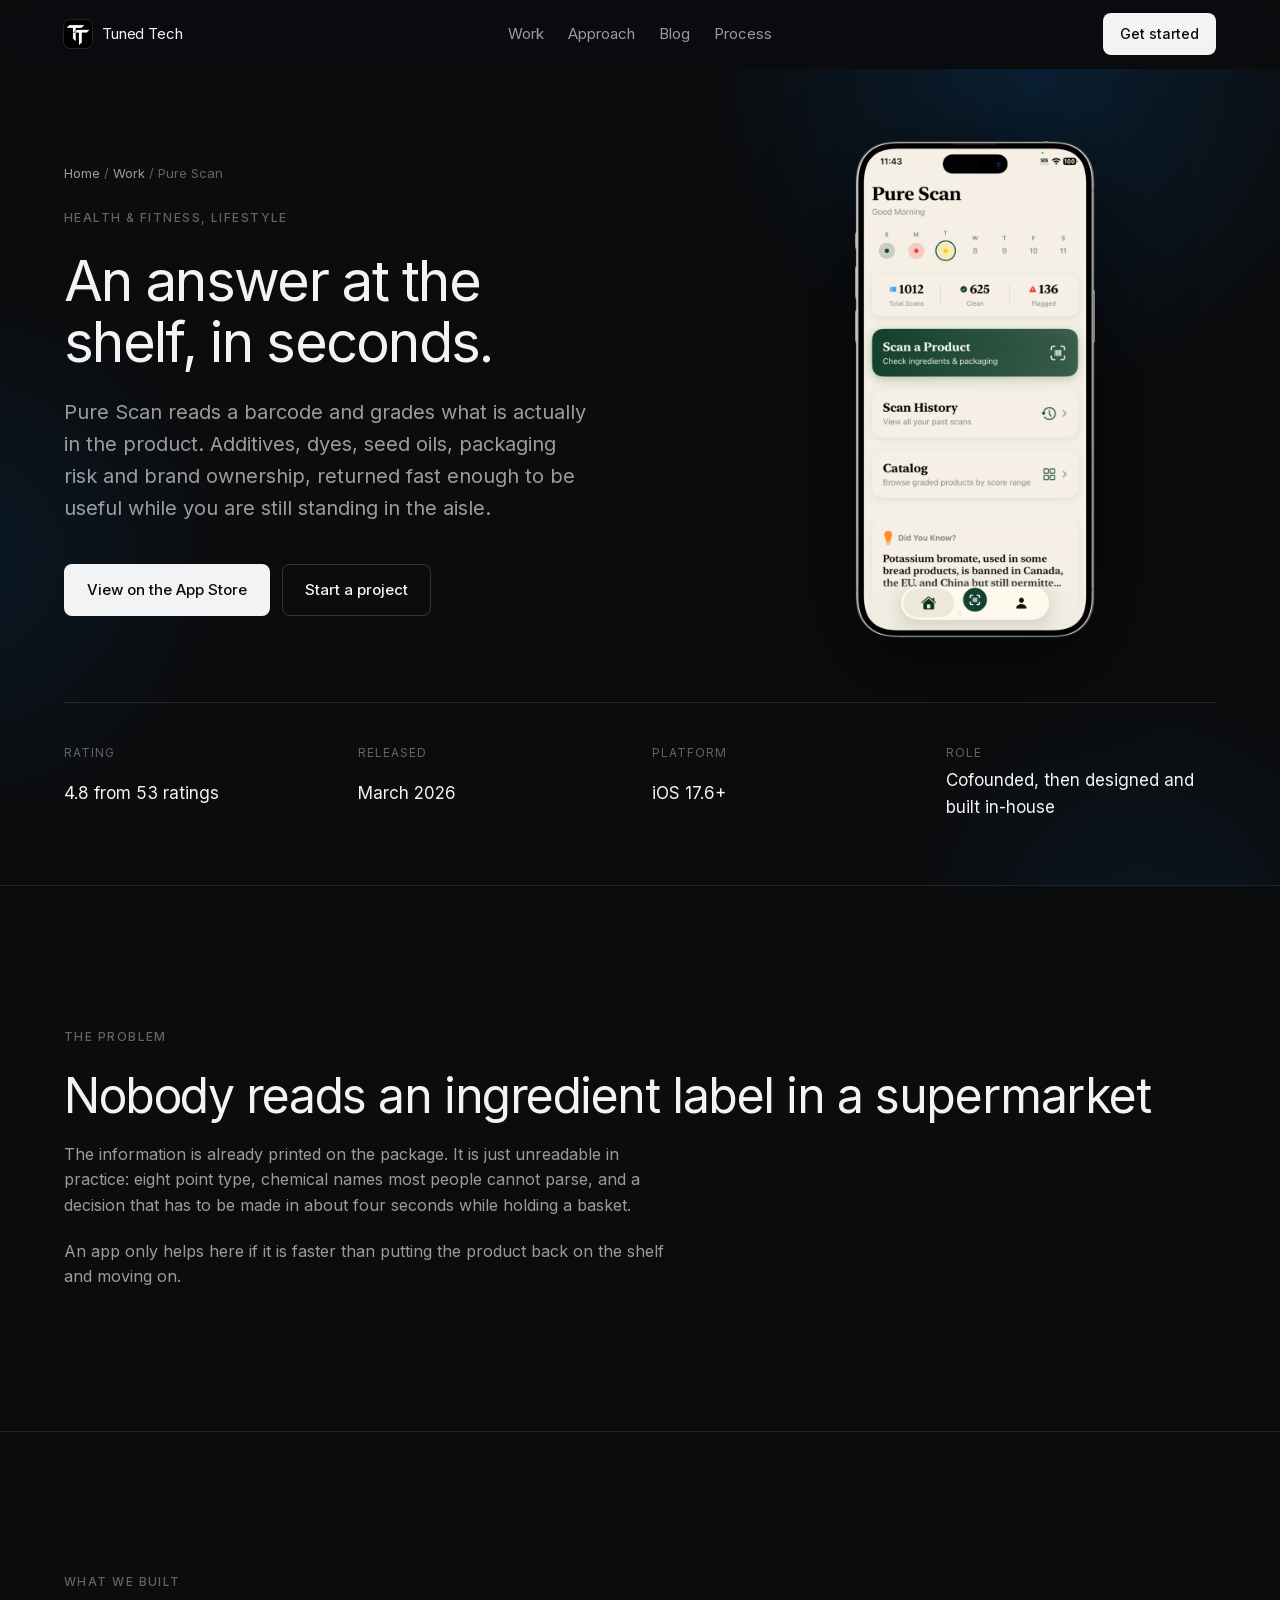
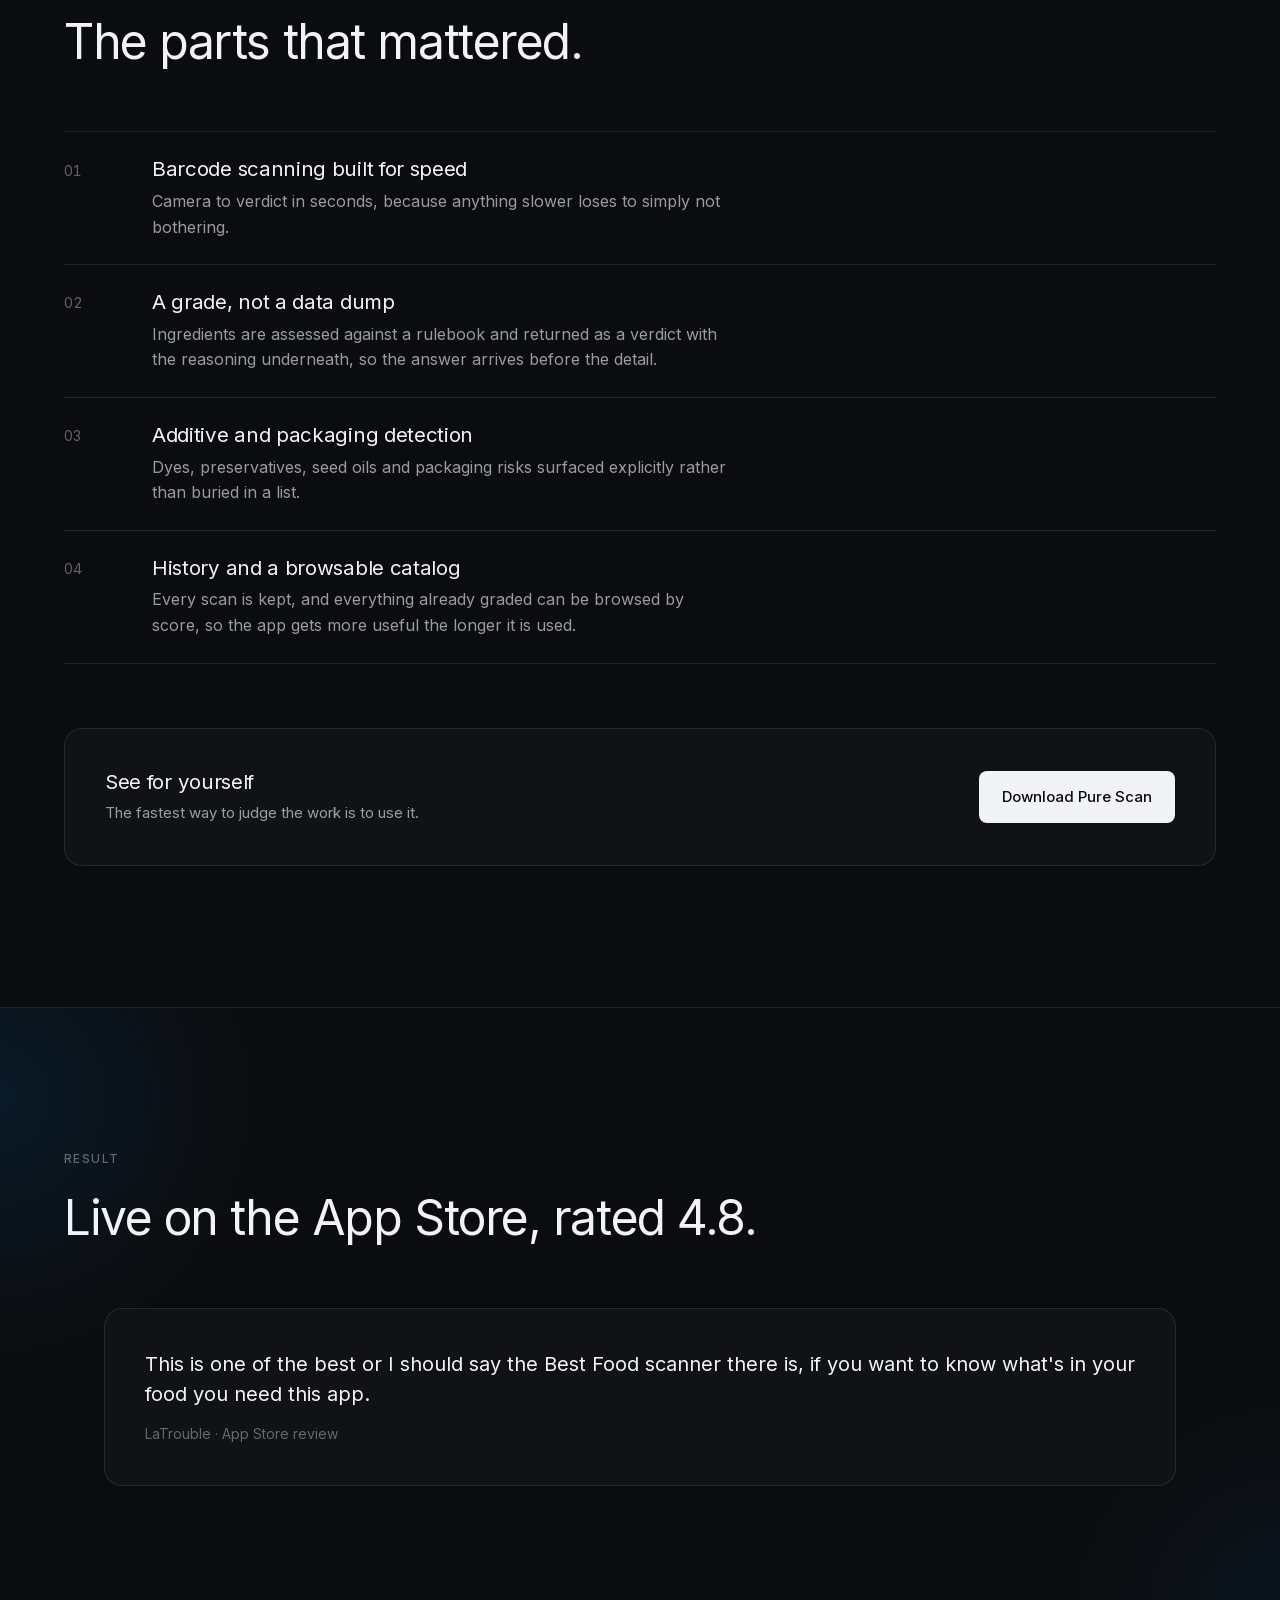
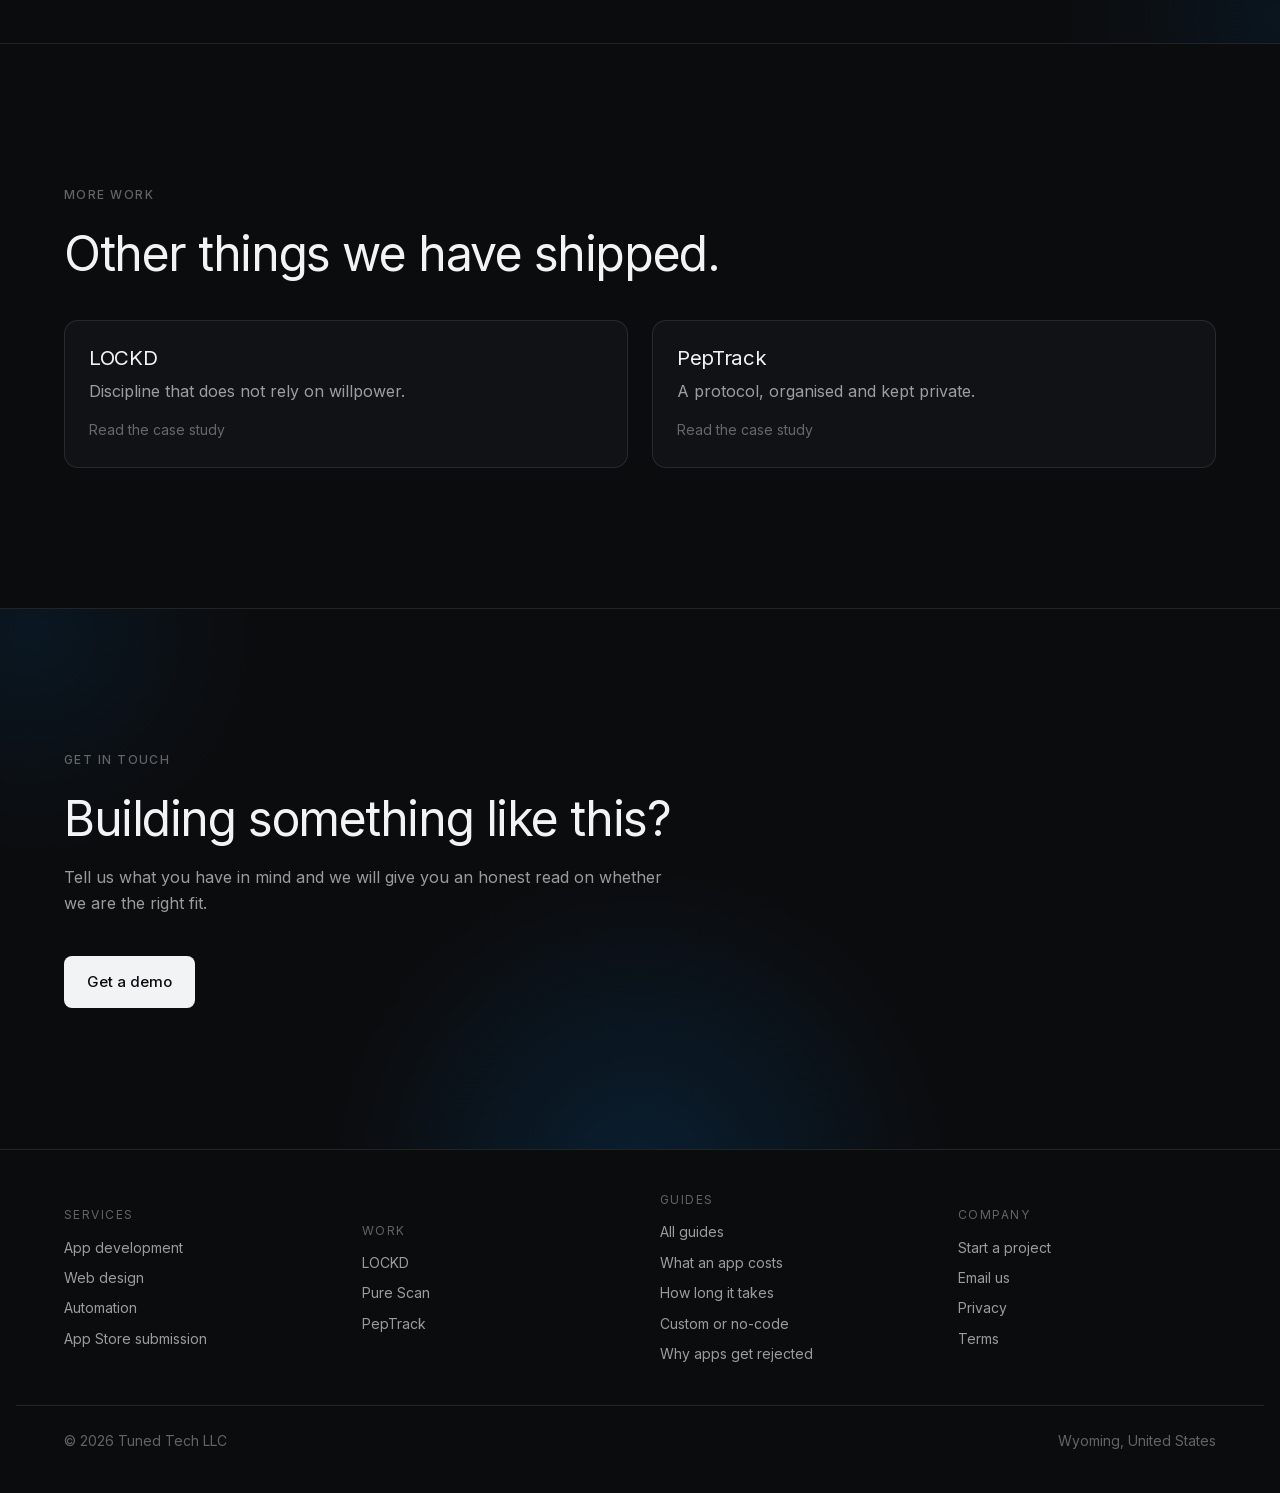
<file: work/pure-scan/index.html>
<!DOCTYPE html>
<html lang="en">
<head>
<meta charset="utf-8">
<meta name="viewport" content="width=device-width, initial-scale=1">
<title>Pure Scan Case Study | Tuned Tech</title>
<meta name="description" content="How Tuned Tech built Pure Scan, a barcode scanner that grades food ingredients, detects additives and flags packaging risks. 4.8 stars from 53 App Store ratings.">
<link rel="canonical" href="https://tunedtech.co/work/pure-scan/">

<link rel="icon" href="/favicon.ico" sizes="any">
<link rel="icon" type="image/png" sizes="32x32" href="/assets/icon-32.png">
<link rel="icon" type="image/png" sizes="192x192" href="/assets/icon-192.png">
<link rel="apple-touch-icon" sizes="180x180" href="/assets/icon-180.png">
<link rel="manifest" href="/site.webmanifest">
<meta name="theme-color" content="#0b0c0e">

<meta property="og:type" content="article">
<meta property="og:url" content="https://tunedtech.co/work/pure-scan/">
<meta property="og:title" content="Pure Scan Case Study | Tuned Tech">
<meta property="og:description" content="How Tuned Tech built Pure Scan, a barcode scanner that grades food ingredients, detects additives and flags packaging risks. 4.8 stars from 53 App Store ratings.">
<meta property="og:image" content="https://tunedtech.co/assets/icon-512.png">
<meta name="twitter:card" content="summary">

<script type="application/ld+json">{"@context":"https://schema.org","@graph":[{"@type":"BreadcrumbList","itemListElement":[{"@type":"ListItem","position":1,"name":"Home","item":"https://tunedtech.co/"},{"@type":"ListItem","position":2,"name":"Work","item":"https://tunedtech.co/#work"},{"@type":"ListItem","position":3,"name":"Pure Scan"}]},{"@type":"SoftwareApplication","name":"Pure Scan: Ingredient Checker","applicationCategory":"MobileApplication","operatingSystem":"iOS","url":"https://apps.apple.com/us/app/pure-scan-ingredient-checker/id6758033301","offers":{"@type":"Offer","price":"0","priceCurrency":"USD"},"publisher":{"@type":"Organization","name":"Tuned Tech","url":"https://tunedtech.co/"}}]}</script>
<link rel="stylesheet" href="/styles.css?v=6562fd9d">
</head>
<body>
<a class="skip-link" href="#main">Skip to content</a>

<header class="site-header" id="siteHeader">
  <div class="wrap">
    <a class="brand" href="/">
      <img src="/assets/icon-192.png" alt="" width="28" height="28">
      <span>Tuned Tech</span>
    </a>
    <nav class="nav" aria-label="Primary">
      <a href="/#work">Work</a>
      <a href="/#approach">Approach</a>
      <a href="/blog/">Blog</a>
      <a href="/#process">Process</a>
    </nav>
    <a class="btn btn-primary btn-sm header-cta" href="/start/">Get started</a>
  </div>
</header>

<main id="main">

  <section class="hero cs-hero">
    <div class="wrap cs-grid">
      <div>
        <nav class="breadcrumbs" aria-label="Breadcrumb">
          <a href="/">Home</a> / <a href="/#work">Work</a> / <span>Pure Scan</span>
        </nav>
        <p class="section-label">Health &amp; Fitness, Lifestyle</p>
        <h1>An answer at the shelf, in seconds.</h1>
        <p class="lede">Pure Scan reads a barcode and grades what is actually in the product. Additives, dyes, seed oils, packaging risk and brand ownership, returned fast enough to be useful while you are still standing in the aisle.</p>
        <div class="hero-actions">
          <a class="btn btn-primary" href="https://apps.apple.com/us/app/pure-scan-ingredient-checker/id6758033301" target="_blank" rel="noopener">View on the App Store</a>
          <a class="btn btn-ghost" href="/start/">Start a project</a>
        </div>
      </div>
      <div class="cs-device">
        <img src="/assets/work/Purescanhomescreen.png" width="579" height="1200" decoding="async" alt="Pure Scan home screen with total, clean and flagged scan counts above a scan action and a graded catalog.">
      </div>
    </div>
    <div class="wrap">
      <div class="cs-meta">
        <div><span class="k">Rating</span><span class="v">4.8 from 53 ratings</span></div>
        <div><span class="k">Released</span><span class="v">March 2026</span></div>
        <div><span class="k">Platform</span><span class="v">iOS 17.6+</span></div>
        <div><span class="k">Role</span><span class="v">Cofounded, then designed and built in-house</span></div>
      </div>
    </div>
  </section>

  <section id="problem">
    <div class="wrap reveal">
      <p class="section-label">The problem</p>
      <h2 class="measure">Nobody reads an ingredient label in a supermarket</h2>
      <p class="body" style="margin-top: 1.25rem;">The information is already printed on the package. It is just unreadable in practice: eight point type, chemical names most people cannot parse, and a decision that has to be made in about four seconds while holding a basket.</p>
      <p class="body" style="margin-top: 1.25rem;">An app only helps here if it is faster than putting the product back on the shelf and moving on.</p>
    </div>
  </section>

  <section class="work">
    <div class="wrap reveal">
      <p class="section-label">What we built</p>
      <h2 class="measure">The parts that mattered.</h2>
      <div class="steps">
        <div class="step"><span class="num">01</span><div><h3>Barcode scanning built for speed</h3><p>Camera to verdict in seconds, because anything slower loses to simply not bothering.</p></div></div>
        <div class="step"><span class="num">02</span><div><h3>A grade, not a data dump</h3><p>Ingredients are assessed against a rulebook and returned as a verdict with the reasoning underneath, so the answer arrives before the detail.</p></div></div>
        <div class="step"><span class="num">03</span><div><h3>Additive and packaging detection</h3><p>Dyes, preservatives, seed oils and packaging risks surfaced explicitly rather than buried in a list.</p></div></div>
        <div class="step"><span class="num">04</span><div><h3>History and a browsable catalog</h3><p>Every scan is kept, and everything already graded can be browsed by score, so the app gets more useful the longer it is used.</p></div></div>
      </div>

      <div class="cs-try">
        <div>
          <h3>See for yourself</h3>
          <p>The fastest way to judge the work is to use it.</p>
        </div>
        <a class="btn btn-primary" href="https://apps.apple.com/us/app/pure-scan-ingredient-checker/id6758033301" target="_blank" rel="noopener">Download Pure Scan</a>
      </div>
    </div>
  </section>

  <section class="testimonials">
    <div class="wrap reveal">
      <p class="section-label">Result</p>
      <h2 class="measure">Live on the App Store, rated 4.8.</h2>
      <figure class="cs-quote">
        <blockquote>This is one of the best or I should say the Best Food scanner there is, if you want to know what's in your food you need this app.</blockquote>
        <figcaption>LaTrouble &middot; App Store review</figcaption>
      </figure>
    </div>
  </section>

  <section class="cs-next">
    <div class="wrap reveal">
      <p class="section-label">More work</p>
      <h2 class="measure">Other things we have shipped.</h2>
      <div class="cs-next-grid">
        <a class="service" href="/work/lockd/"><h3>LOCKD</h3><p>Discipline that does not rely on willpower.</p><span class="go">Read the case study</span></a>
        <a class="service" href="/work/peptrack/"><h3>PepTrack</h3><p>A protocol, organised and kept private.</p><span class="go">Read the case study</span></a>
      </div>
    </div>
  </section>

  <section class="contact">
    <div class="wrap reveal">
      <p class="section-label">Get in touch</p>
      <h2 class="measure">Building something like this?</h2>
      <p class="body" style="margin-top: 1.25rem;">
        Tell us what you have in mind and we will give you an honest read on whether we are the
        right fit.
      </p>
      <div class="hero-actions">
        <a class="btn btn-primary" href="/start/">Get a demo</a>
      </div>
    </div>
  </section>

</main>

<footer class="site-footer">
  <div class="wrap footer-grid">
    <div class="footer-col">
      <span class="footer-h">Services</span>
      <a href="/">App development</a>
      <a href="/web-design/">Web design</a>
      <a href="/automation/">Automation</a>
      <a href="/app-store-submission/">App Store submission</a>
    </div>
    <div class="footer-col">
      <span class="footer-h">Work</span>
      <a href="/work/lockd/">LOCKD</a>
      <a href="/work/pure-scan/">Pure Scan</a>
      <a href="/work/peptrack/">PepTrack</a>
    </div>
    <div class="footer-col">
      <span class="footer-h">Guides</span>
      <a href="/blog/">All guides</a>
      <a href="/blog/what-an-app-costs/">What an app costs</a>
      <a href="/blog/how-long-an-app-takes/">How long it takes</a>
      <a href="/blog/custom-app-or-no-code/">Custom or no-code</a>
      <a href="/blog/why-apps-get-rejected/">Why apps get rejected</a>
    </div>
    <div class="footer-col">
      <span class="footer-h">Company</span>
      <a href="/start/">Start a project</a>
      <a href="mailto:hello.tunedtech@gmail.com">Email us</a>
      <a href="/privacy.html">Privacy</a>
      <a href="/terms.html">Terms</a>
    </div>
  </div>
  <div class="wrap footer-base">
    <span>&copy; 2026 Tuned Tech LLC</span>
    <span>Wyoming, United States</span>
  </div>
</footer>

<script>
(function () {
  'use strict';
  var header = document.getElementById('siteHeader');
  var onScroll = function () { header.setAttribute('data-stuck', String(window.scrollY > 8)); };
  onScroll();
  window.addEventListener('scroll', onScroll, { passive: true });
  var reveals = document.querySelectorAll('.reveal');
  if (!('IntersectionObserver' in window) ||
      window.matchMedia('(prefers-reduced-motion: reduce)').matches) {
    reveals.forEach(function (el) { el.classList.add('is-in'); });
  } else {
    var io = new IntersectionObserver(function (entries) {
      entries.forEach(function (entry) {
        if (entry.isIntersecting) { entry.target.classList.add('is-in'); io.unobserve(entry.target); }
      });
    }, { rootMargin: '0px 0px -10% 0px', threshold: 0.05 });
    reveals.forEach(function (el) { io.observe(el); });
  }
})();
</script>
</body>
</html>
</file>
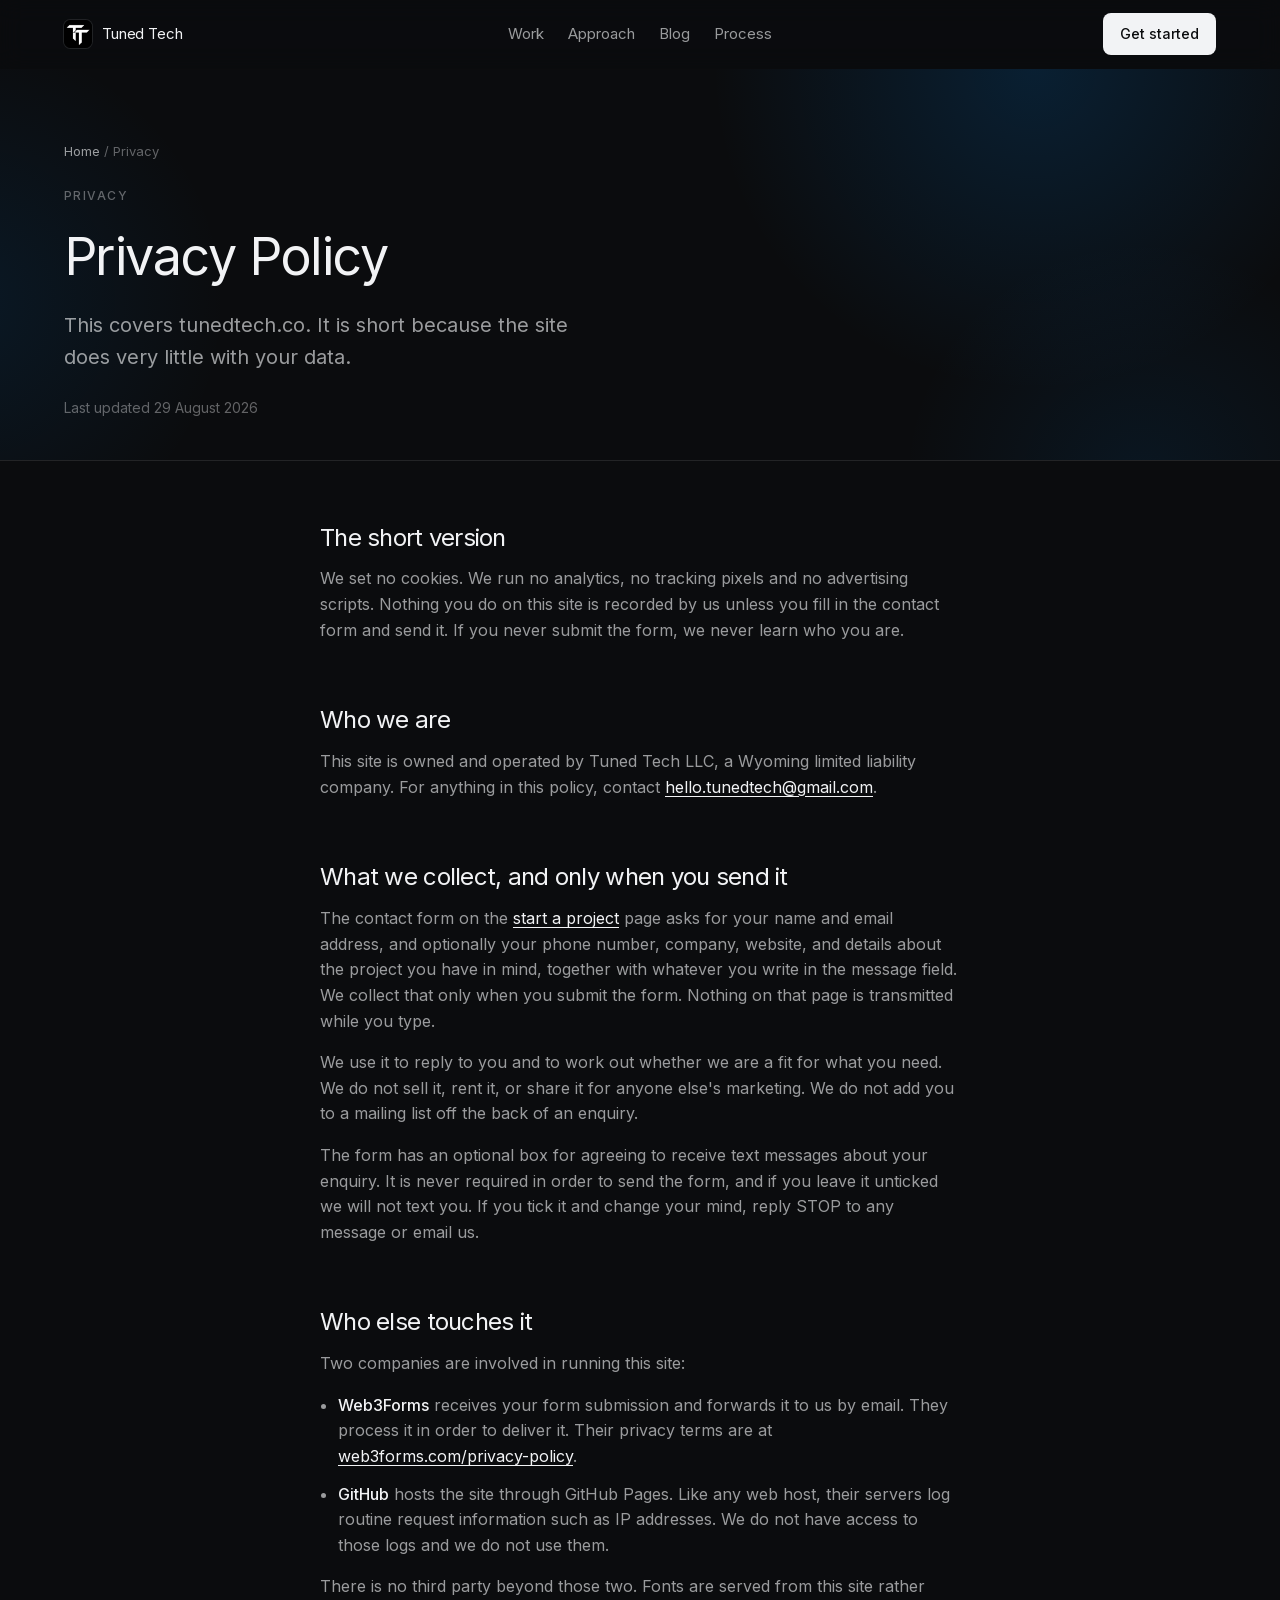
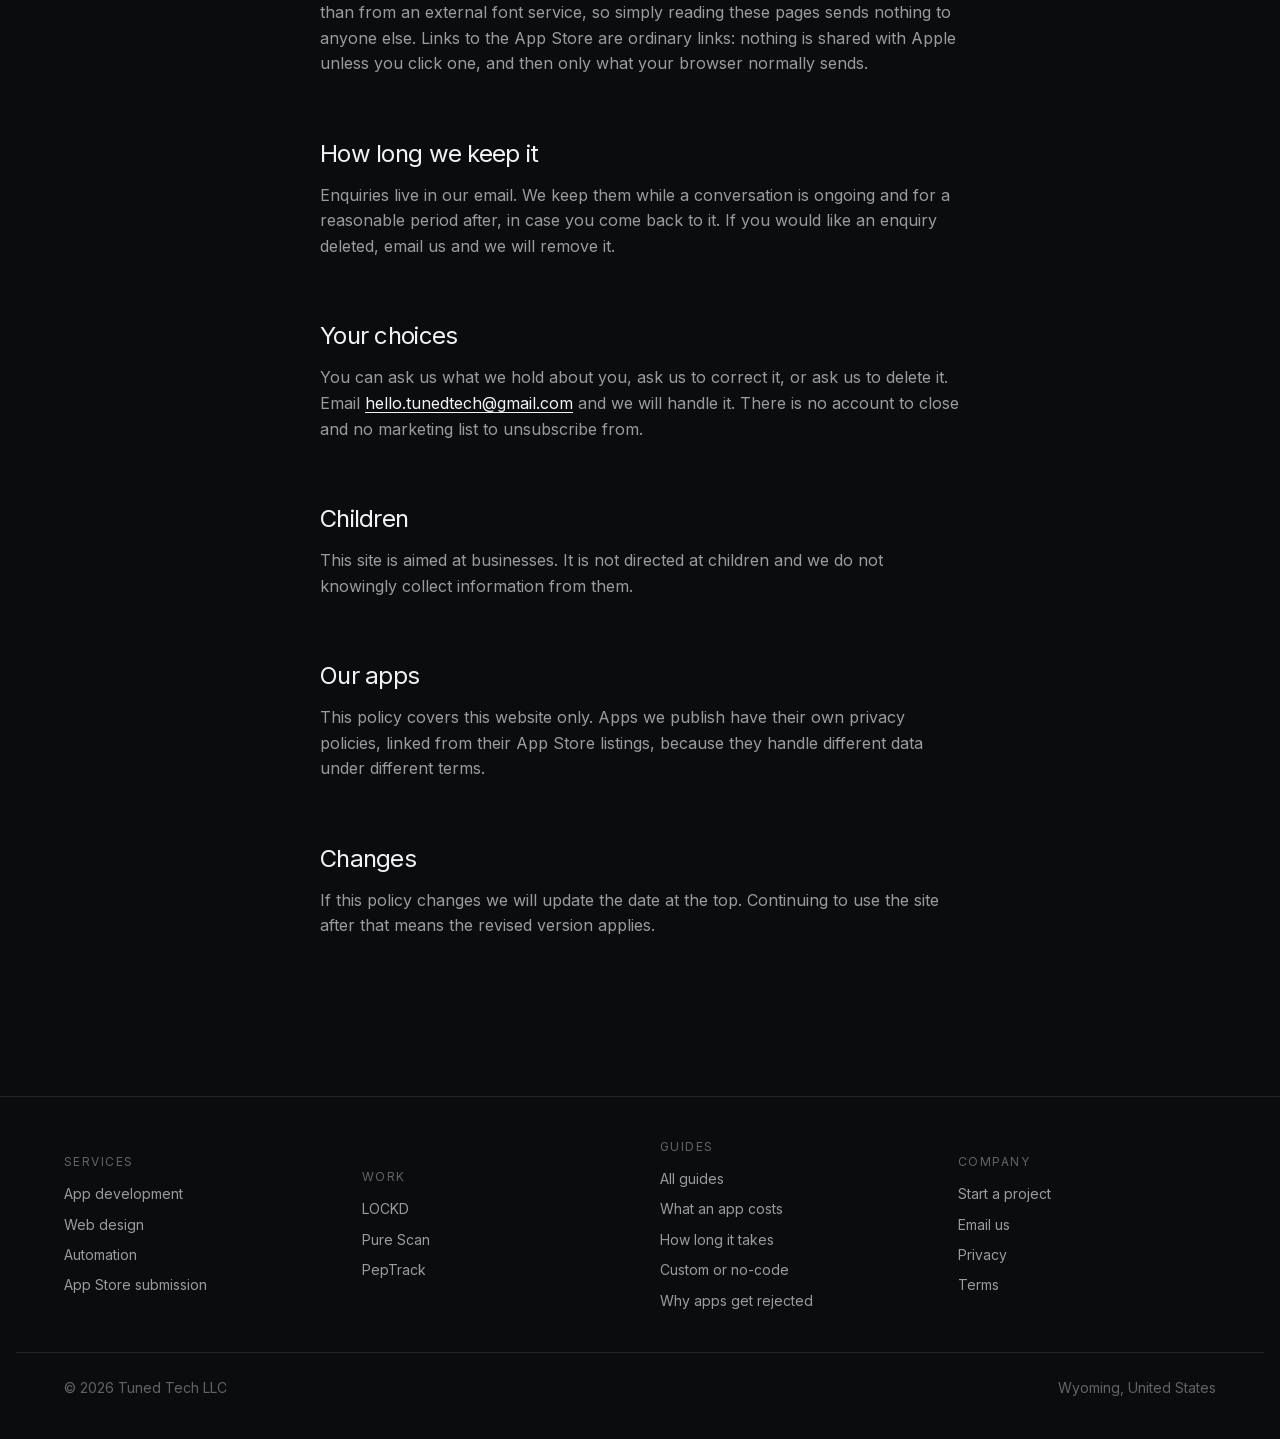
<file: privacy.html>
<!DOCTYPE html>
<html lang="en">
<head>
<meta charset="utf-8">
<meta name="viewport" content="width=device-width, initial-scale=1">
<title>Privacy Policy | Tuned Tech</title>
<meta name="description" content="What Tuned Tech collects when you use tunedtech.co, why, who processes it, and how to have it deleted.">
<link rel="canonical" href="https://tunedtech.co/privacy.html">

<link rel="icon" href="/favicon.ico" sizes="any">
<link rel="icon" type="image/png" sizes="32x32" href="/assets/icon-32.png">
<link rel="icon" type="image/png" sizes="192x192" href="/assets/icon-192.png">
<link rel="apple-touch-icon" sizes="180x180" href="/assets/icon-180.png">
<link rel="manifest" href="/site.webmanifest">
<meta name="theme-color" content="#0b0c0e">
<meta property="og:type" content="website">
<meta property="og:url" content="https://tunedtech.co/privacy.html">
<meta property="og:title" content="Privacy Policy | Tuned Tech">
<meta property="og:image" content="https://tunedtech.co/assets/icon-512.png">
<meta name="twitter:card" content="summary">
<link rel="stylesheet" href="/styles.css?v=6562fd9d">
</head>
<body>
<a class="skip-link" href="#main">Skip to content</a>

<header class="site-header" id="siteHeader">
  <div class="wrap">
    <a class="brand" href="/">
      <img src="/assets/icon-192.png" alt="" width="28" height="28">
      <span>Tuned Tech</span>
    </a>
    <nav class="nav" aria-label="Primary">
      <a href="/#work">Work</a>
      <a href="/#approach">Approach</a>
      <a href="/blog/">Blog</a>
      <a href="/#process">Process</a>
    </nav>
    <a class="btn btn-primary btn-sm header-cta" href="/start/">Get started</a>
  </div>
</header>

<main id="main">
  <section class="hero legal-hero">
    <div class="wrap">
      <nav class="breadcrumbs" aria-label="Breadcrumb">
        <a href="/">Home</a> / <span>Privacy</span>
      </nav>
      <p class="section-label">Privacy</p>
      <h1>Privacy Policy</h1>
      <p class="lede">
        This covers tunedtech.co. It is short because the site does very little with your data.
      </p>
      <p class="legal-date">Last updated 29 August 2026</p>
    </div>
  </section>

  <section class="legal">
    <div class="wrap">

      <h2>The short version</h2>
      <p>
        We set no cookies. We run no analytics, no tracking pixels and no advertising scripts.
        Nothing you do on this site is recorded by us unless you fill in the contact form and
        send it. If you never submit the form, we never learn who you are.
      </p>

      <h2>Who we are</h2>
      <p>
        This site is owned and operated by Tuned Tech LLC, a Wyoming limited liability company.
        For anything in this policy, contact
        <a href="mailto:hello.tunedtech@gmail.com">hello.tunedtech@gmail.com</a>.
      </p>

      <h2>What we collect, and only when you send it</h2>
      <p>
        The contact form on the <a href="/start/">start a project</a> page asks for your name and
        email address, and optionally your phone number, company, website, and details about the
        project you have in mind, together with whatever you write in the message field. We collect
        that only when you submit the form. Nothing on that page is transmitted while you type.
      </p>
      <p>
        We use it to reply to you and to work out whether we are a fit for what you need. We do
        not sell it, rent it, or share it for anyone else's marketing. We do not add you to a
        mailing list off the back of an enquiry.
      </p>
      <p>
        The form has an optional box for agreeing to receive text messages about your enquiry. It
        is never required in order to send the form, and if you leave it unticked we will not text
        you. If you tick it and change your mind, reply STOP to any message or email us.
      </p>

      <h2>Who else touches it</h2>
      <p>
        Two companies are involved in running this site:
      </p>
      <ul class="legal-list">
        <li>
          <strong>Web3Forms</strong> receives your form submission and forwards it to us by email.
          They process it in order to deliver it. Their privacy terms are at
          <a href="https://web3forms.com/privacy-policy" target="_blank" rel="noopener">web3forms.com/privacy-policy</a>.
        </li>
        <li>
          <strong>GitHub</strong> hosts the site through GitHub Pages. Like any web host, their
          servers log routine request information such as IP addresses. We do not have access to
          those logs and we do not use them.
        </li>
      </ul>
      <p>
        There is no third party beyond those two. Fonts are served from this site rather than from
        an external font service, so simply reading these pages sends nothing to anyone else.
        Links to the App Store are ordinary links: nothing is shared with Apple unless you click
        one, and then only what your browser normally sends.
      </p>

      <h2>How long we keep it</h2>
      <p>
        Enquiries live in our email. We keep them while a conversation is ongoing and for a
        reasonable period after, in case you come back to it. If you would like an enquiry
        deleted, email us and we will remove it.
      </p>

      <h2>Your choices</h2>
      <p>
        You can ask us what we hold about you, ask us to correct it, or ask us to delete it. Email
        <a href="mailto:hello.tunedtech@gmail.com">hello.tunedtech@gmail.com</a> and we will handle
        it. There is no account to close and no marketing list to unsubscribe from.
      </p>

      <h2>Children</h2>
      <p>
        This site is aimed at businesses. It is not directed at children and we do not knowingly
        collect information from them.
      </p>

      <h2>Our apps</h2>
      <p>
        This policy covers this website only. Apps we publish have their own privacy policies,
        linked from their App Store listings, because they handle different data under different
        terms.
      </p>

      <h2>Changes</h2>
      <p>
        If this policy changes we will update the date at the top. Continuing to use the site after
        that means the revised version applies.
      </p>

    </div>
  </section>
</main>

<footer class="site-footer">
  <div class="wrap footer-grid">
    <div class="footer-col">
      <span class="footer-h">Services</span>
      <a href="/">App development</a>
      <a href="/web-design/">Web design</a>
      <a href="/automation/">Automation</a>
      <a href="/app-store-submission/">App Store submission</a>
    </div>
    <div class="footer-col">
      <span class="footer-h">Work</span>
      <a href="/work/lockd/">LOCKD</a>
      <a href="/work/pure-scan/">Pure Scan</a>
      <a href="/work/peptrack/">PepTrack</a>
    </div>
    <div class="footer-col">
      <span class="footer-h">Guides</span>
      <a href="/blog/">All guides</a>
      <a href="/blog/what-an-app-costs/">What an app costs</a>
      <a href="/blog/how-long-an-app-takes/">How long it takes</a>
      <a href="/blog/custom-app-or-no-code/">Custom or no-code</a>
      <a href="/blog/why-apps-get-rejected/">Why apps get rejected</a>
    </div>
    <div class="footer-col">
      <span class="footer-h">Company</span>
      <a href="/start/">Start a project</a>
      <a href="mailto:hello.tunedtech@gmail.com">Email us</a>
      <a href="/privacy.html">Privacy</a>
      <a href="/terms.html">Terms</a>
    </div>
  </div>
  <div class="wrap footer-base">
    <span>&copy; 2026 Tuned Tech LLC</span>
    <span>Wyoming, United States</span>
  </div>
</footer>

<script>
(function () {
  'use strict';
  var header = document.getElementById('siteHeader');
  var onScroll = function () { header.setAttribute('data-stuck', String(window.scrollY > 8)); };
  onScroll();
  window.addEventListener('scroll', onScroll, { passive: true });
})();
</script>
</body>
</html>
</file>
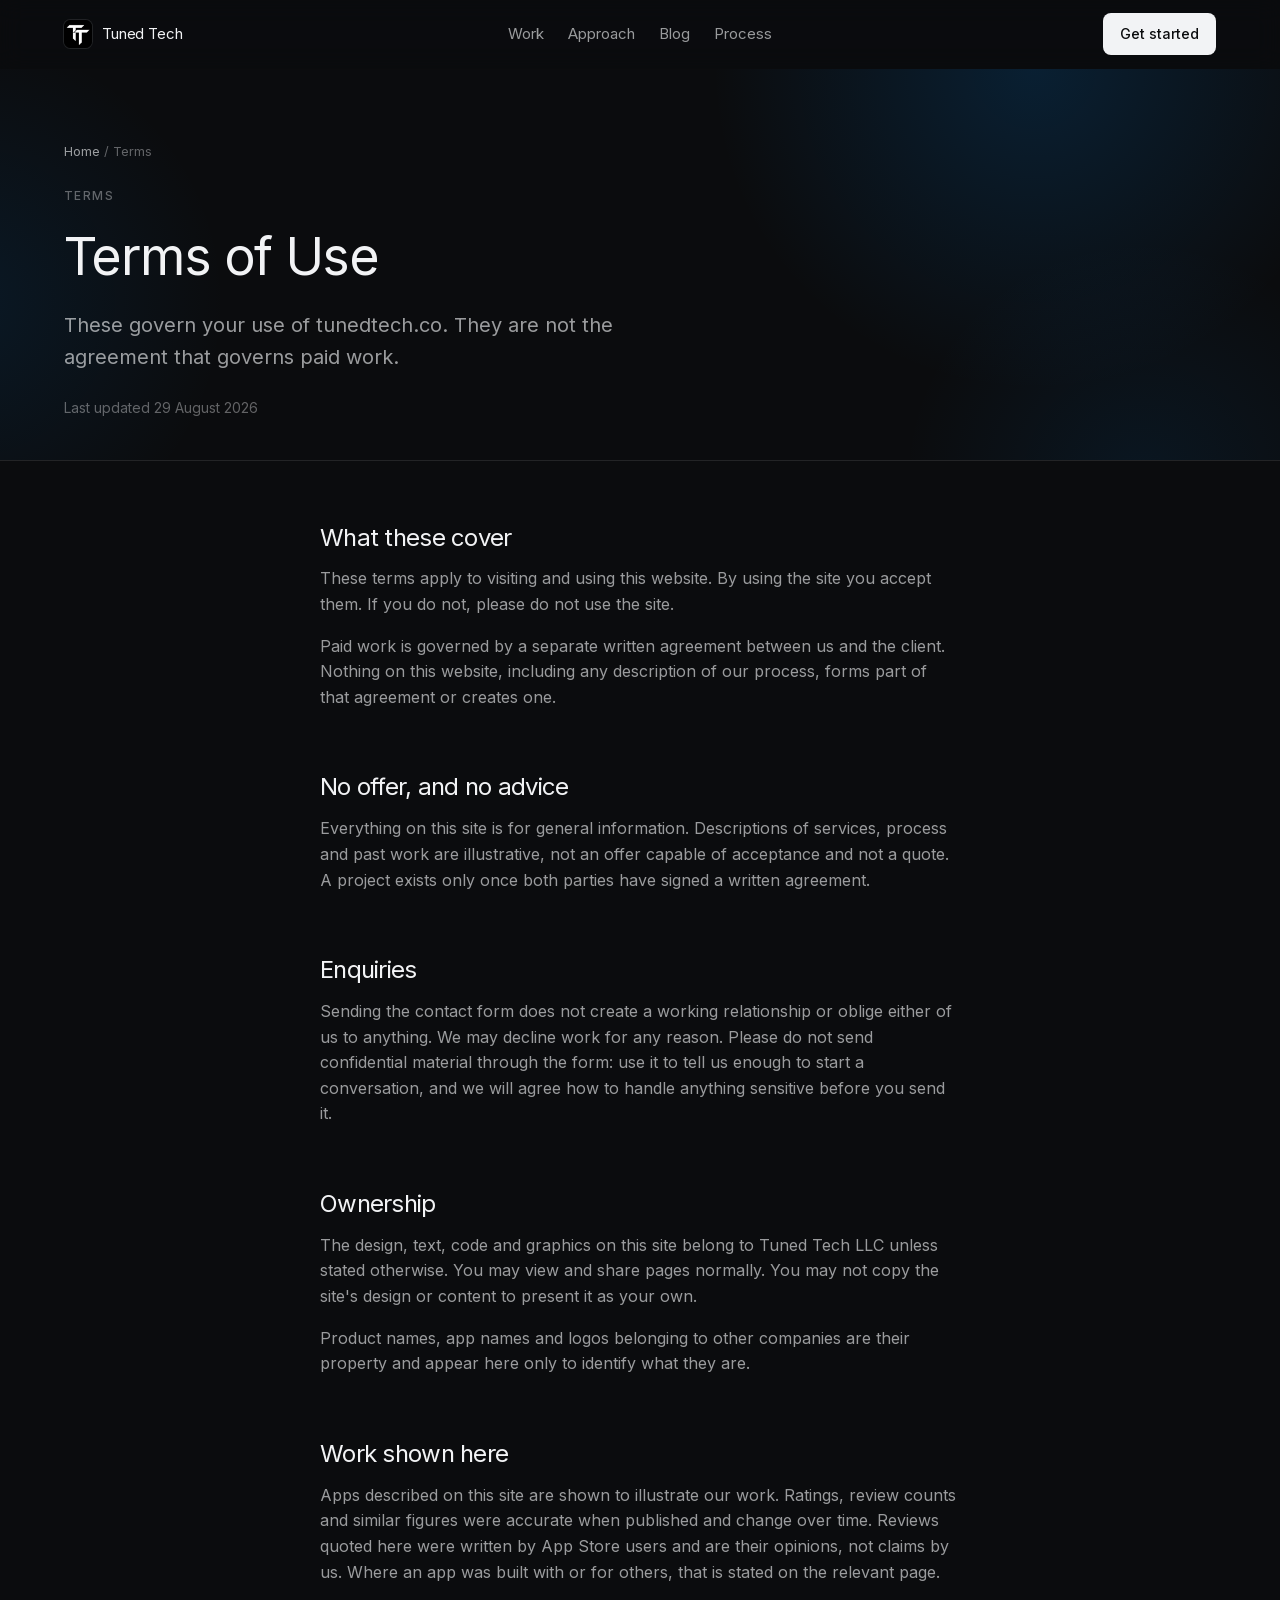
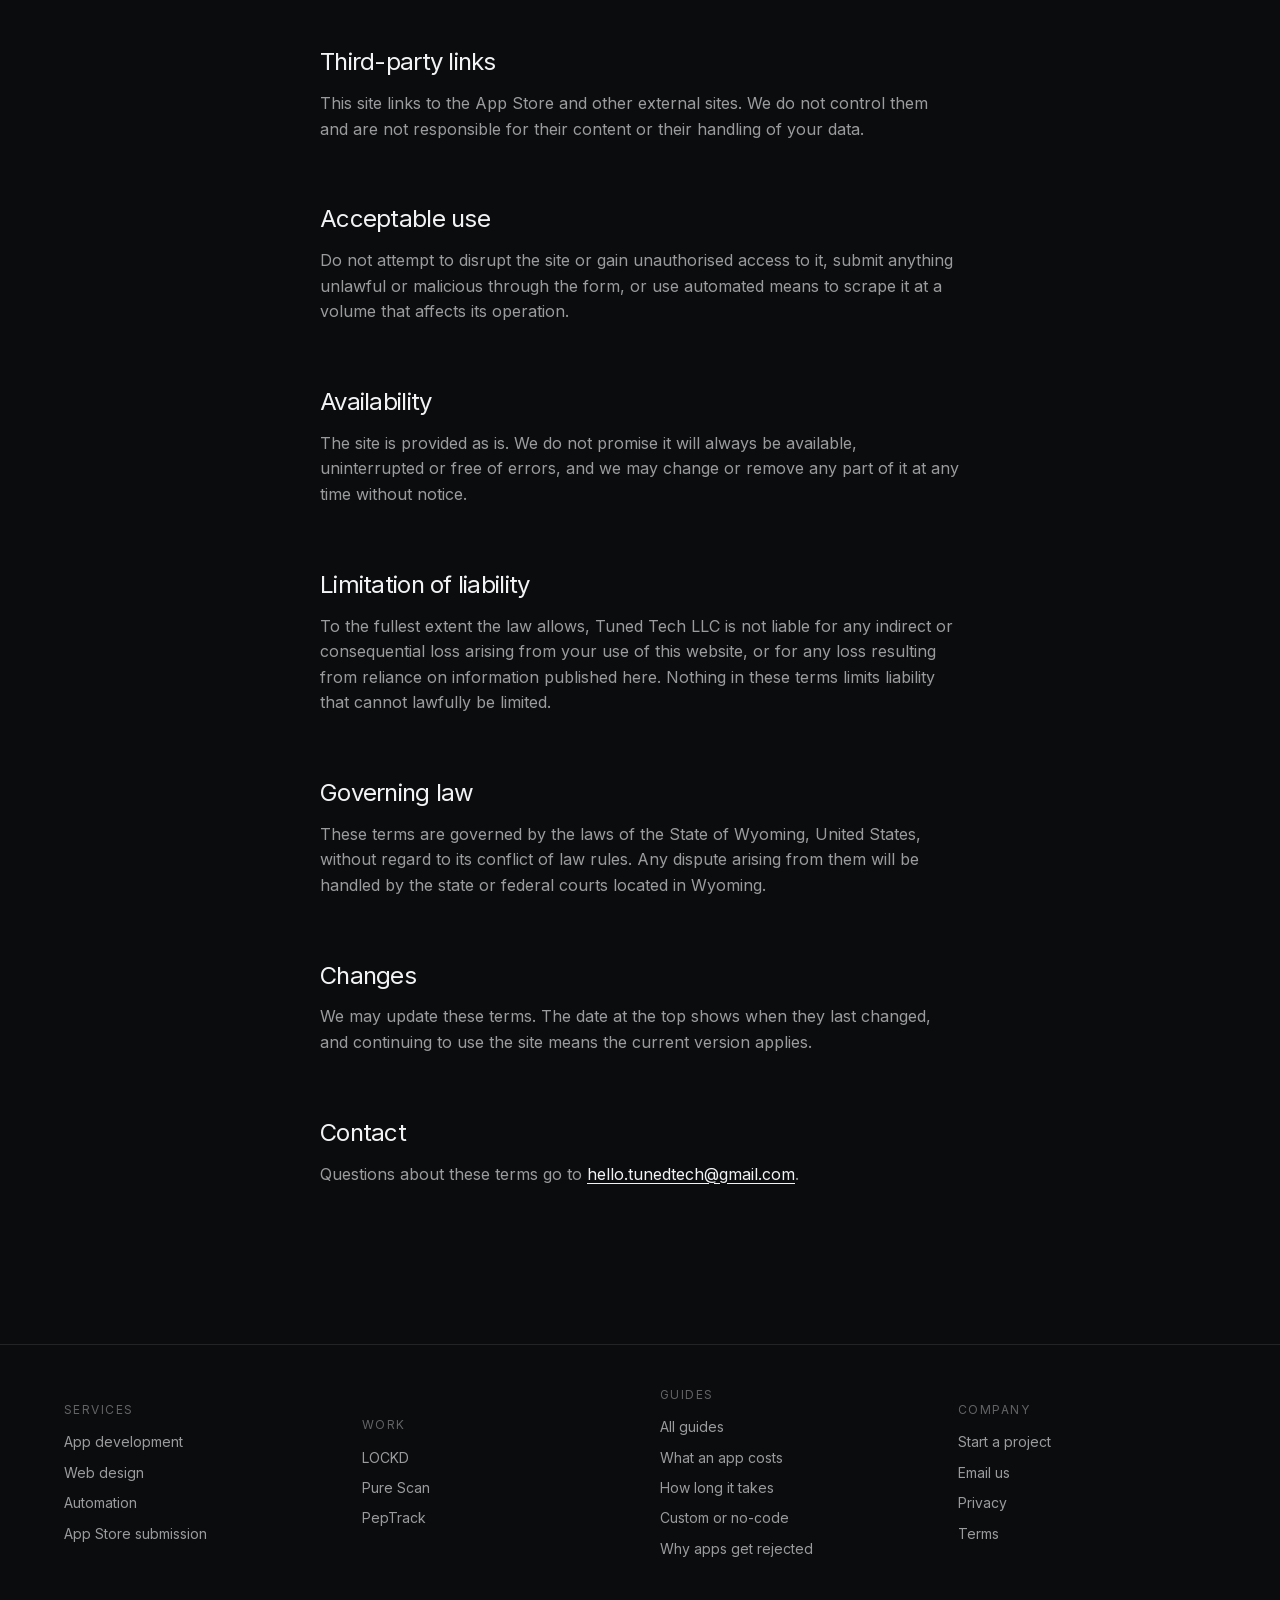
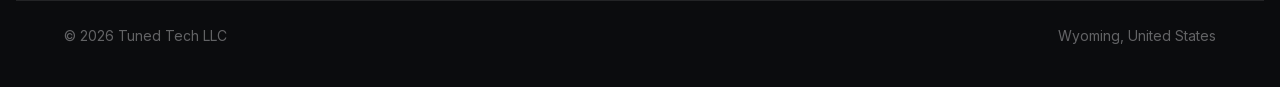
<file: terms.html>
<!DOCTYPE html>
<html lang="en">
<head>
<meta charset="utf-8">
<meta name="viewport" content="width=device-width, initial-scale=1">
<title>Terms of Use | Tuned Tech</title>
<meta name="description" content="The terms that apply to visiting tunedtech.co, including acceptable use, ownership of content and limitation of liability.">
<link rel="canonical" href="https://tunedtech.co/terms.html">

<link rel="icon" href="/favicon.ico" sizes="any">
<link rel="icon" type="image/png" sizes="32x32" href="/assets/icon-32.png">
<link rel="icon" type="image/png" sizes="192x192" href="/assets/icon-192.png">
<link rel="apple-touch-icon" sizes="180x180" href="/assets/icon-180.png">
<link rel="manifest" href="/site.webmanifest">
<meta name="theme-color" content="#0b0c0e">
<meta property="og:type" content="website">
<meta property="og:url" content="https://tunedtech.co/terms.html">
<meta property="og:title" content="Terms of Use | Tuned Tech">
<meta property="og:image" content="https://tunedtech.co/assets/icon-512.png">
<meta name="twitter:card" content="summary">
<link rel="stylesheet" href="/styles.css?v=6562fd9d">
</head>
<body>
<a class="skip-link" href="#main">Skip to content</a>

<header class="site-header" id="siteHeader">
  <div class="wrap">
    <a class="brand" href="/">
      <img src="/assets/icon-192.png" alt="" width="28" height="28">
      <span>Tuned Tech</span>
    </a>
    <nav class="nav" aria-label="Primary">
      <a href="/#work">Work</a>
      <a href="/#approach">Approach</a>
      <a href="/blog/">Blog</a>
      <a href="/#process">Process</a>
    </nav>
    <a class="btn btn-primary btn-sm header-cta" href="/start/">Get started</a>
  </div>
</header>

<main id="main">
  <section class="hero legal-hero">
    <div class="wrap">
      <nav class="breadcrumbs" aria-label="Breadcrumb">
        <a href="/">Home</a> / <span>Terms</span>
      </nav>
      <p class="section-label">Terms</p>
      <h1>Terms of Use</h1>
      <p class="lede">
        These govern your use of tunedtech.co. They are not the agreement that governs paid work.
      </p>
      <p class="legal-date">Last updated 29 August 2026</p>
    </div>
  </section>

  <section class="legal">
    <div class="wrap">

      <h2>What these cover</h2>
      <p>
        These terms apply to visiting and using this website. By using the site you accept them.
        If you do not, please do not use the site.
      </p>
      <p>
        Paid work is governed by a separate written agreement between us and the client. Nothing
        on this website, including any description of our process, forms part of that agreement or
        creates one.
      </p>

      <h2>No offer, and no advice</h2>
      <p>
        Everything on this site is for general information. Descriptions of services, process and
        past work are illustrative, not an offer capable of acceptance and not a quote. A project
        exists only once both parties have signed a written agreement.
      </p>

      <h2>Enquiries</h2>
      <p>
        Sending the contact form does not create a working relationship or oblige either of us to
        anything. We may decline work for any reason. Please do not send confidential material
        through the form: use it to tell us enough to start a conversation, and we will agree how
        to handle anything sensitive before you send it.
      </p>

      <h2>Ownership</h2>
      <p>
        The design, text, code and graphics on this site belong to Tuned Tech LLC unless stated
        otherwise. You may view and share pages normally. You may not copy the site's design or
        content to present it as your own.
      </p>
      <p>
        Product names, app names and logos belonging to other companies are their property and
        appear here only to identify what they are.
      </p>

      <h2>Work shown here</h2>
      <p>
        Apps described on this site are shown to illustrate our work. Ratings, review counts and
        similar figures were accurate when published and change over time. Reviews quoted here
        were written by App Store users and are their opinions, not claims by us. Where an app was
        built with or for others, that is stated on the relevant page.
      </p>

      <h2>Third-party links</h2>
      <p>
        This site links to the App Store and other external sites. We do not control them and are
        not responsible for their content or their handling of your data.
      </p>

      <h2>Acceptable use</h2>
      <p>
        Do not attempt to disrupt the site or gain unauthorised access to it, submit anything
        unlawful or malicious through the form, or use automated means to scrape it at a volume
        that affects its operation.
      </p>

      <h2>Availability</h2>
      <p>
        The site is provided as is. We do not promise it will always be available, uninterrupted or
        free of errors, and we may change or remove any part of it at any time without notice.
      </p>

      <h2>Limitation of liability</h2>
      <p>
        To the fullest extent the law allows, Tuned Tech LLC is not liable for any indirect or
        consequential loss arising from your use of this website, or for any loss resulting from
        reliance on information published here. Nothing in these terms limits liability that
        cannot lawfully be limited.
      </p>

      <h2>Governing law</h2>
      <p>
        These terms are governed by the laws of the State of Wyoming, United States, without
        regard to its conflict of law rules. Any dispute arising from them will be handled by the
        state or federal courts located in Wyoming.
      </p>

      <h2>Changes</h2>
      <p>
        We may update these terms. The date at the top shows when they last changed, and continuing
        to use the site means the current version applies.
      </p>

      <h2>Contact</h2>
      <p>
        Questions about these terms go to
        <a href="mailto:hello.tunedtech@gmail.com">hello.tunedtech@gmail.com</a>.
      </p>

    </div>
  </section>
</main>

<footer class="site-footer">
  <div class="wrap footer-grid">
    <div class="footer-col">
      <span class="footer-h">Services</span>
      <a href="/">App development</a>
      <a href="/web-design/">Web design</a>
      <a href="/automation/">Automation</a>
      <a href="/app-store-submission/">App Store submission</a>
    </div>
    <div class="footer-col">
      <span class="footer-h">Work</span>
      <a href="/work/lockd/">LOCKD</a>
      <a href="/work/pure-scan/">Pure Scan</a>
      <a href="/work/peptrack/">PepTrack</a>
    </div>
    <div class="footer-col">
      <span class="footer-h">Guides</span>
      <a href="/blog/">All guides</a>
      <a href="/blog/what-an-app-costs/">What an app costs</a>
      <a href="/blog/how-long-an-app-takes/">How long it takes</a>
      <a href="/blog/custom-app-or-no-code/">Custom or no-code</a>
      <a href="/blog/why-apps-get-rejected/">Why apps get rejected</a>
    </div>
    <div class="footer-col">
      <span class="footer-h">Company</span>
      <a href="/start/">Start a project</a>
      <a href="mailto:hello.tunedtech@gmail.com">Email us</a>
      <a href="/privacy.html">Privacy</a>
      <a href="/terms.html">Terms</a>
    </div>
  </div>
  <div class="wrap footer-base">
    <span>&copy; 2026 Tuned Tech LLC</span>
    <span>Wyoming, United States</span>
  </div>
</footer>

<script>
(function () {
  'use strict';
  var header = document.getElementById('siteHeader');
  var onScroll = function () { header.setAttribute('data-stuck', String(window.scrollY > 8)); };
  onScroll();
  window.addEventListener('scroll', onScroll, { passive: true });
})();
</script>
</body>
</html>
</file>
<file: styles.css>
/* Self-hosted so no third party sees a visitor who has not submitted anything.
   font-display: swap keeps text visible while the file loads. */
@font-face {
  font-family: Inter;
  font-style: normal;
  font-weight: 300;
  font-display: swap;
  src: url(/assets/fonts/inter-300.woff2) format('woff2');
}
@font-face {
  font-family: Inter;
  font-style: normal;
  font-weight: 400;
  font-display: swap;
  src: url(/assets/fonts/inter-400.woff2) format('woff2');
}
@font-face {
  font-family: Inter;
  font-style: normal;
  font-weight: 500;
  font-display: swap;
  src: url(/assets/fonts/inter-500.woff2) format('woff2');
}

/* ==========================================================================
   Tuned Tech, tunedtech.co
   Monochrome, Inter, restrained. Type does the work; color stays out of it.
   ========================================================================== */

:root {
  --bg:        #0b0c0e;
  --bg-raised: #101216;
  --fg:        #f2f3f5;
  --muted:     rgba(242, 243, 245, 0.62);
  --faint:     rgba(242, 243, 245, 0.38);
  --rule:      rgba(242, 243, 245, 0.10);
  --rule-firm: rgba(242, 243, 245, 0.18);

  --max:   78rem;
  --gutter: clamp(1.25rem, 5vw, 3rem);

  /* Spacing scale */
  --s-1: 0.5rem;
  --s-2: 1rem;
  --s-3: 1.5rem;
  --s-4: 2.5rem;
  --s-5: 4rem;
  --s-6: clamp(4.5rem, 11vw, 9rem);

  --ease: cubic-bezier(0.22, 1, 0.36, 1);
}

*, *::before, *::after { box-sizing: border-box; }

/* rem in a media query always resolves against the initial 16px root, so
   these thresholds stay stable even as the root itself changes. */
@media (min-width: 90rem)  { html { font-size: 17px; } }
@media (min-width: 110rem) { html { font-size: 18px; } }

html {
  -webkit-text-size-adjust: 100%;
  scroll-behavior: smooth;
}

body {
  margin: 0;
  background: var(--bg);
  color: var(--fg);
  font-family: Inter, ui-sans-serif, -apple-system, BlinkMacSystemFont, "Segoe UI", Helvetica, Arial, sans-serif;
  font-size: 1rem;
  line-height: 1.6;
  -webkit-font-smoothing: antialiased;
  -moz-osx-font-smoothing: grayscale;
  font-feature-settings: "cv11", "ss01";
}

/* ---------- Layout primitives ---------- */

.wrap {
  width: 100%;
  max-width: var(--max);
  margin-inline: auto;
  padding-inline: var(--gutter);
}

section { padding-block: var(--s-6); }

/* Banded surfaces. The reference alternates near-black / white / cream to
   give the page a rhythm; full white would break a dark studio's mood, so
   this alternates two dark surfaces instead: same cadence, quieter. */
#approach, #process { background: var(--bg-raised); }

.section-label {
  font-size: 0.75rem;
  letter-spacing: 0.12em;
  text-transform: uppercase;
  color: var(--faint);
  margin: 0 0 var(--s-3);
  font-weight: 500;
}

/* ---------- Type ---------- */

h1, h2, h3 {
  font-weight: 400;          /* the restraint: big, but never bold */
  letter-spacing: -0.03em;
  line-height: 1.08;
  margin: 0;
  text-wrap: balance;
}

h1 { font-size: clamp(2.5rem, 7.5vw, 4.5rem); }
h2 { font-size: clamp(1.875rem, 4.5vw, 3rem); }
h3 { font-size: clamp(1.25rem, 1.6vw, 1.5rem); letter-spacing: -0.015em; line-height: 1.3; }

p { margin: 0; }
.lede    { font-size: clamp(1.0625rem, 1.9vw, 1.25rem); color: var(--muted); max-width: 46ch; }
.body    { color: var(--muted); max-width: 62ch; }
.measure { max-width: 54ch; }

a { color: inherit; }

/* ---------- Header ---------- */

.site-header {
  position: sticky;
  top: 0;
  z-index: 50;
  background: rgba(11, 12, 14, 0.72);
  backdrop-filter: saturate(150%) blur(12px);
  -webkit-backdrop-filter: saturate(150%) blur(12px);
  border-bottom: 1px solid transparent;
  transition: border-color 0.3s var(--ease);
}
.site-header[data-stuck="true"] { border-bottom-color: var(--rule); }

/* Three tracks so the nav is centred on the page, not merely between the
   brand and the CTA (those two have different widths, which would push a
   flex-centred nav off-centre). */
.site-header .wrap {
  display: grid;
  grid-template-columns: 1fr auto 1fr;
  align-items: center;
  gap: var(--s-3);
  min-height: 4.25rem;
}
.brand      { justify-self: start; }
.nav        { justify-self: center; }
.header-cta { justify-self: end; }

.brand {
  display: inline-flex;
  align-items: center;
  gap: 0.625rem;
  text-decoration: none;
  font-size: 0.9375rem;
  letter-spacing: -0.01em;
}
/* The mark has a baked-in black background, so it is framed deliberately
   as an iOS-style squircle rather than left to sit as a stray black square. */
.brand img {
  width: 1.75rem;
  height: 1.75rem;
  border-radius: 23%;
  display: block;
  box-shadow: 0 0 0 1px var(--rule);
}

.nav {
  display: flex;
  align-items: center;
  gap: var(--s-3);
  font-size: 0.9375rem;
}
.nav a {
  color: var(--muted);
  text-decoration: none;
  transition: color 0.2s var(--ease);
}
.nav a:hover, .nav a:focus-visible { color: var(--fg); }

/* Below the breakpoint the centre track collapses and the CTA stays put,
   which is the one thing a visitor needs from a header on a phone. */
@media (max-width: 46rem) {
  .site-header .wrap { grid-template-columns: 1fr auto; }
  .nav { display: none; }
}

/* ---------- Buttons ---------- */

.btn {
  display: inline-flex;
  align-items: center;
  justify-content: center;
  gap: 0.5rem;
  padding: 0.8125rem 1.375rem;
  border-radius: 0.5rem;
  font-size: 0.9375rem;
  font-weight: 500;
  text-decoration: none;
  border: 1px solid transparent;
  cursor: pointer;
  transition: background-color 0.2s var(--ease), border-color 0.2s var(--ease),
              color 0.2s var(--ease), transform 0.2s var(--ease);
}
.btn:active { transform: translateY(1px); }

.btn-primary { background: var(--fg); color: #0b0c0e; }
.btn-primary:hover { background: #fff; }

.btn-ghost { border-color: var(--rule-firm); color: var(--fg); }
.btn-ghost:hover { border-color: var(--fg); }

.btn-sm { padding: 0.5625rem 1rem; font-size: 0.875rem; }

/* ---------- Hero ---------- */

.hero {
  padding-block: clamp(3.5rem, 11vh, 6.5rem) var(--s-6);
  border-bottom: 1px solid var(--rule);
  overflow: hidden;              /* rotated devices must not widen the page */
}
.hero-grid { display: grid; gap: var(--s-5); align-items: center; }
@media (min-width: 60rem) {
  /* minmax(0,·) so neither track is forced wider by its content. A --s-6
     gap here cost the headline ~77px and pushed it to four cramped lines. */
  .hero-grid { grid-template-columns: minmax(0, 1fr) minmax(0, auto); gap: var(--s-5); }
}
.hero h1 { max-width: 18ch; }
.hero .lede { margin-top: var(--s-3); }

/* --- Fanned device trio ---------------------------------------------------
   A glance at what the studio makes. The same three apps get individual
   treatment in the work section below; here they read as one composition. */
.hero-devices {
  display: flex;
  align-items: center;
  justify-content: center;
}
.hero-device {
  display: block;
  position: relative;
  flex: none;
  transition: transform 0.45s var(--ease);
}
.hero-device img {
  display: block;
  width: 100%;
  height: auto;
  aspect-ratio: 579 / 1200;
  filter: drop-shadow(0 22px 44px rgba(0, 0, 0, 0.6));
}
.hero-device--side   { width: clamp(6rem, 12.5vw, 11rem);   z-index: 1; }
.hero-device--center { width: clamp(8rem, 16vw, 13.5rem);   z-index: 2; }

.hero-device--left  { transform: rotate(-8deg) translateY(1.75rem); margin-right: -2.25rem; }
.hero-device--right { transform: rotate( 8deg) translateY(1.75rem); margin-left:  -2.25rem; }

.hero-device--left:hover   { transform: rotate(-8deg) translateY(0.75rem); }
.hero-device--right:hover  { transform: rotate( 8deg) translateY(0.75rem); }
.hero-device--center:hover { transform: translateY(-1rem); }

@media (prefers-reduced-motion: reduce) {
  .hero-device:hover { transform: none; }
  .hero-device--left  { transform: rotate(-8deg) translateY(1.75rem); }
  .hero-device--right { transform: rotate( 8deg) translateY(1.75rem); }
}
.hero-actions {
  margin-top: var(--s-4);
  display: flex;
  flex-wrap: wrap;
  gap: 0.75rem;
}
.hero-meta {
  margin-top: var(--s-4);
  display: flex;
  flex-wrap: wrap;
  gap: 0.5rem 1.25rem;
  font-size: 0.875rem;
  color: var(--faint);
}
.hero-meta span { display: inline-flex; align-items: center; gap: 0.5rem; }
.hero-meta span::before {
  content: "";
  width: 3px; height: 3px;
  border-radius: 50%;
  background: currentColor;
}

/* ---------- Positioning grid ---------- */

.grid-3 {
  display: grid;
  gap: var(--s-4);
  grid-template-columns: repeat(auto-fit, minmax(15rem, 1fr));
  margin-top: var(--s-5);
}
.point h3 { margin-bottom: 0.625rem; }
.point p { color: var(--muted); font-size: 1rem; }
.point .num {
  display: block;
  font-size: 0.75rem;
  color: var(--faint);
  letter-spacing: 0.12em;
  margin-bottom: var(--s-2);
  font-variant-numeric: tabular-nums;
}

/* ---------- Work ---------- */

.work { border-top: 1px solid var(--rule); }
.work-grid {
  display: grid;
  gap: clamp(2rem, 5vw, 3.5rem);
  grid-template-columns: repeat(auto-fit, minmax(14rem, 1fr));
  margin-top: var(--s-5);
  align-items: start;
}

/* No card chrome: the device bezel in each PNG is the frame. Adding a
   bordered card around it would read as a frame inside a frame. */
.case { display: flex; flex-direction: column; }

/* A link, but hidden from the accessibility tree: the "App Store" link
   below carries the same destination, so exposing both would put two
   identical tab stops on every card. */
.case-media {
  margin-bottom: var(--s-3);
  display: flex;
  justify-content: flex-start;   /* device shares the text's left edge */
  transition: transform 0.35s var(--ease);
  cursor: pointer;
}
.case-media img {
  display: block;
  /* Sized by width + aspect-ratio rather than max-height, so the box is
     reserved BEFORE the image loads. With width:auto these collapsed to
     zero height, which both shifted the layout on load and stopped the
     lazy loader from firing. ~12.5rem wide lands the device near 414px
     tall. A full-bleed phone would make each card taller than the viewport. */
  width: min(100%, 12.5rem);
  height: auto;
  aspect-ratio: 579 / 1200;
  object-fit: contain;
  /* Lifts the device off the background. Requires a transparent PNG. */
  filter: drop-shadow(0 18px 34px rgba(0, 0, 0, 0.55));
}
.case:hover .case-media { transform: translateY(-4px); }

.case .tag {
  font-size: 0.75rem;
  color: var(--faint);
  letter-spacing: 0.08em;
  text-transform: uppercase;
  margin-bottom: 0.5rem;
}
.case h3 { margin-bottom: 0.4375rem; }
.case p { font-size: 1rem; color: var(--muted); }

/* Distinguishes a cofounded product from work done for a client.
   Scoped under .case so it outranks `.case p` without !important. */
.case .case-role {
  margin-top: 0.625rem;
  font-size: 0.8125rem;
  color: var(--faint);
}

.case-link {
  display: inline-flex;
  align-items: center;
  gap: 0.375rem;
  margin-top: 0.875rem;
  font-size: 0.875rem;
  color: var(--muted);
  text-decoration: none;
  border-bottom: 1px solid var(--rule);
  padding-bottom: 2px;
  align-self: flex-start;
  transition: color 0.2s var(--ease), border-color 0.2s var(--ease);
}
.case-link:hover { color: var(--fg); border-bottom-color: var(--rule-firm); }
.case-link svg { width: 0.75rem; height: 0.75rem; }

/* ---------- Process ---------- */

.process { border-top: 1px solid var(--rule); }
.steps {
  margin-top: var(--s-5);
  display: grid;
  gap: 0;
  border-top: 1px solid var(--rule);
}
.step {
  display: grid;
  grid-template-columns: 4rem 1fr;
  gap: var(--s-3);
  padding-block: var(--s-3);
  border-bottom: 1px solid var(--rule);
  align-items: start;
}
.step .num {
  color: var(--faint);
  font-size: 0.875rem;
  font-variant-numeric: tabular-nums;
  padding-top: 0.2rem;
}
.step h3 { margin-bottom: 0.375rem; }
.step p { color: var(--muted); font-size: 1rem; max-width: 58ch; }
@media (max-width: 34rem) {
  .step { grid-template-columns: 1fr; gap: 0.5rem; }
}

/* ---------- Contact ---------- */

.contact { border-top: 1px solid var(--rule); }
.contact-inner {
  display: grid;
  gap: var(--s-5);
  grid-template-columns: 1fr;
  margin-top: var(--s-4);
}
@media (min-width: 52rem) {
  .contact-inner { grid-template-columns: 1fr 1.15fr; gap: var(--s-6); align-items: start; }
}

.form { display: grid; gap: var(--s-2); }
.field { display: grid; gap: 0.4375rem; }
.field label {
  font-size: 0.8125rem;
  color: var(--muted);
  letter-spacing: 0.01em;
  font-weight: 500;
}
/* var(--bg), not --bg-raised. The panel these sit in is --bg-raised, so the
   inputs were exactly the same colour as their container and read as flat
   outlines, while the selects were darker. Same value everywhere now, so every
   field sits recessed in the panel. */
.field input,
.field textarea {
  font: inherit;
  font-size: 0.9375rem;
  color: var(--fg);
  background: var(--bg);
  border: 1px solid var(--rule);
  border-radius: 0.5rem;
  padding: 0.75rem 0.875rem;
  width: 100%;
  transition: border-color 0.2s var(--ease), background-color 0.2s var(--ease);
}
.field textarea { min-height: 8rem; resize: vertical; }
.field input::placeholder,
.field textarea::placeholder { color: var(--faint); }
.field input:focus,
.field textarea:focus,
.field select:focus {
  outline: none;
  border-color: var(--rule-firm);
  background: #0e1014;
}
.form .btn { margin-top: 0.5rem; justify-self: start; }
.form-note { font-size: 0.8125rem; color: var(--faint); }

.form-status { font-size: 0.9375rem; margin-top: 0.5rem; }
.form-status[data-state="ok"]  { color: var(--fg); }
.form-status[data-state="err"] { color: #ff8f8f; }

/* ---------- Footer ---------- */

.site-footer {
  border-top: 1px solid var(--rule);
  padding-block: var(--s-4);
  font-size: 0.875rem;
  color: var(--faint);
}
.site-footer .wrap {
  display: flex;
  flex-wrap: wrap;
  gap: var(--s-2) var(--s-3);
  align-items: center;
  justify-content: space-between;
}
.site-footer a { color: var(--muted); text-decoration: none; }
.site-footer a:hover { color: var(--fg); }
.footer-links { display: flex; gap: var(--s-3); flex-wrap: wrap; }

/* ---------- Focus + motion ---------- */

:focus-visible {
  outline: 2px solid var(--fg);
  outline-offset: 3px;
  border-radius: 3px;
}

.reveal {
  opacity: 0;
  transform: translateY(14px);
  transition: opacity 0.7s var(--ease), transform 0.7s var(--ease);
}
.reveal.is-in { opacity: 1; transform: none; }

@media (prefers-reduced-motion: reduce) {
  html { scroll-behavior: auto; }
  *, *::before, *::after {
    animation-duration: 0.001ms !important;
    transition-duration: 0.001ms !important;
  }
  .reveal { opacity: 1; transform: none; }
}

.skip-link {
  position: absolute;
  left: -9999px;
  top: 0;
  background: var(--fg);
  color: #0b0c0e;
  padding: 0.75rem 1rem;
  border-radius: 0 0 0.5rem 0;
  z-index: 100;
}
.skip-link:focus { left: 0; }

.visually-hidden {
  position: absolute;
  width: 1px; height: 1px;
  padding: 0; margin: -1px;
  overflow: hidden;
  clip: rect(0 0 0 0);
  white-space: nowrap;
  border: 0;
}

/* ---------- Split rows (text one side, media the other) ---------- */

.split {
  display: grid;
  gap: var(--s-4);
  align-items: center;
  margin-top: var(--s-5);
}
@media (min-width: 56rem) {
  .split { grid-template-columns: 1fr 1fr; gap: var(--s-6); }
  /* Media first in source order would fight the reading order on mobile,
     so it stays second in the DOM and is moved with grid instead. */
  .split--flip .split-media { order: -1; }
}
/* Transparent device render, so no border-radius (there is no box to round)
   and no full-bleed: at column width this ran 765px tall and swamped the
   copy beside it. */
.split-media img {
  display: block;
  width: min(100%, 18rem);
  height: auto;
  margin-inline: auto;
  filter: drop-shadow(0 18px 34px rgba(0, 0, 0, 0.5));
}
.split-copy h3 { margin-bottom: 0.625rem; }
.split-copy p  { color: var(--muted); }

/* ---------- FAQ ---------- */

.faq-list { margin-top: var(--s-5); border-top: 1px solid var(--rule); }
.faq-item { border-bottom: 1px solid var(--rule); }
.faq-item summary {
  display: flex;
  align-items: center;
  justify-content: space-between;
  gap: var(--s-3);
  padding-block: var(--s-3);
  cursor: pointer;
  list-style: none;
  font-size: 1.0625rem;
  letter-spacing: -0.01em;
  transition: color 0.2s var(--ease);
}
.faq-item summary::-webkit-details-marker { display: none; }
.faq-item summary:hover { color: #fff; }
.faq-item summary::after {
  content: "";
  flex: none;
  width: 0.625rem;
  height: 0.625rem;
  border-right: 1.5px solid var(--faint);
  border-bottom: 1.5px solid var(--faint);
  transform: rotate(45deg) translate(-2px, -2px);
  transition: transform 0.3s var(--ease);
}
.faq-item[open] summary::after { transform: rotate(-135deg) translate(-2px, -2px); }
.faq-item p {
  color: var(--muted);
  font-size: 0.9375rem;
  max-width: 68ch;
  padding-bottom: var(--s-3);
}

/* ---------- Service cards (footer of home, and slug pages) ---------- */

.services { border-top: 1px solid var(--rule); }
.service-grid {
  display: grid;
  gap: var(--s-3);
  grid-template-columns: repeat(auto-fit, minmax(15rem, 1fr));
  margin-top: var(--s-5);
}
.service {
  display: block;
  text-decoration: none;
  background: var(--bg-raised);
  border: 1px solid var(--rule);
  border-radius: 0.875rem;
  padding: var(--s-3);
  transition: border-color 0.25s var(--ease), transform 0.25s var(--ease);
}
.service:hover { border-color: var(--rule-firm); transform: translateY(-2px); }
.service[aria-current="page"] { border-color: var(--rule-firm); }
.service h3 { margin-bottom: 0.5rem; }
.service p { color: var(--muted); font-size: 1rem; }
.service .go {
  display: inline-block;
  margin-top: 0.875rem;
  font-size: 0.875rem;
  color: var(--faint);
}

/* ---------- Footer nav ---------- */

.footer-nav {
  display: flex;
  flex-wrap: wrap;
  gap: var(--s-2) var(--s-3);
}

/* ---------- Testimonial marquee ----------
   Full-bleed so cards run edge to edge. The track holds the cards twice and
   translates exactly -50%, so the loop is seamless; the duplicate set is
   aria-hidden so screen readers hear each review once. */

.testimonials { border-top: 1px solid var(--rule); overflow: hidden; }

.marquee {
  margin-top: var(--s-5);
  overflow: hidden;
  /* Fade the cards into the page edges instead of cutting them off. */
  -webkit-mask-image: linear-gradient(90deg, transparent, #000 6%, #000 94%, transparent);
          mask-image: linear-gradient(90deg, transparent, #000 6%, #000 94%, transparent);
}
.marquee-track {
  display: flex;
  gap: var(--s-3);
  width: max-content;
  /* Twelve cards carry eleven gaps, so -50% lands half a gap short of where
     the duplicate set starts and the loop visibly jumps. The trailing pad
     makes the width 12 cards + 12 gaps, so -50% is exactly one set. */
  padding-right: var(--s-3);
  animation: marquee-scroll 64s linear infinite;
}
@keyframes marquee-scroll {
  from { transform: translateX(0); }
  to   { transform: translateX(-50%); }
}
.marquee:hover .marquee-track,
.marquee:focus-within .marquee-track { animation-play-state: paused; }

.tcard {
  flex: none;
  width: min(21rem, 78vw);
  background: var(--bg-raised);
  border: 1px solid var(--rule);
  border-radius: 0.875rem;
  padding: var(--s-3);
  display: flex;
  flex-direction: column;
  gap: 0.75rem;
}
.tcard .stars {
  color: var(--fg);
  font-size: 0.75rem;
  letter-spacing: 0.18em;
}
.tcard blockquote {
  margin: 0;
  font-size: 0.9375rem;
  line-height: 1.55;
  color: var(--fg);
}
.tcard figcaption {
  font-size: 0.8125rem;
  color: var(--faint);
  margin-top: auto;
  padding-top: 0.25rem;
}
.tcard figcaption .app { color: var(--muted); }

/* Motion here is decorative; without it the row becomes a normal swipeable
   strip rather than disappearing. */
@media (prefers-reduced-motion: reduce) {
  .marquee { overflow-x: auto; }
  .marquee-track { animation: none; }
}

/* ==========================================================================
   Advantage carousel + alternating feature rows
   The reference uses commissioned illustrations for these panels. These are
   built from markup instead, so they stay sharp, weigh nothing, and inherit
   the palette.
   ========================================================================== */

.advantage { border-top: 1px solid var(--rule); }

/* Grid rather than flex: the heading carries a 54ch measure, which as a flex
   item claimed the full row and pushed the controls onto a line of their own. */
.adv-head {
  display: grid;
  grid-template-columns: 1fr auto;
  align-items: end;
  gap: var(--s-3);
}
@media (max-width: 40rem) {
  .adv-head { grid-template-columns: 1fr; }
  .adv-controls { justify-self: start; }
}
.adv-controls { display: flex; gap: 0.5rem; }
.adv-btn {
  width: 2.5rem;
  height: 2.5rem;
  border-radius: 50%;
  border: 1px solid var(--rule-firm);
  background: transparent;
  color: var(--fg);
  cursor: pointer;
  display: grid;
  place-items: center;
  transition: border-color 0.2s var(--ease), background-color 0.2s var(--ease), opacity 0.2s var(--ease);
}
.adv-btn:hover:not(:disabled) { border-color: var(--fg); background: rgba(242,243,245,0.06); }
.adv-btn:disabled { opacity: 0.3; cursor: default; }
.adv-btn svg { width: 1rem; height: 1rem; }

.adv-scroller {
  display: flex;
  gap: var(--s-3);
  margin-top: var(--s-4);
  overflow-x: auto;
  scroll-snap-type: x mandatory;
  scroll-behavior: smooth;
  scrollbar-width: none;
  /* Full-bleed edges would clip the card shadows, so scroll padding keeps
     a snapped card clear of the container edge. */
  scroll-padding-inline: 0;
  padding-bottom: 0.25rem;
}
.adv-scroller::-webkit-scrollbar { display: none; }

.advcard {
  flex: 0 0 clamp(16rem, 31%, 21rem);
  scroll-snap-align: start;
  background: var(--bg-raised);
  border: 1px solid var(--rule);
  border-radius: 1rem;
  padding: var(--s-3);
  display: flex;
  flex-direction: column;
  gap: 0.625rem;
}
.advcard h3 { margin: 0; }
.advcard > p { color: var(--muted); font-size: 1rem; }
.advcard .mockwrap { margin-top: auto; padding-top: var(--s-3); display: grid; gap: 0.625rem; }

/* ---------- Light mock UI chips ---------- */

.mock {
  background: var(--fg);
  color: #101216;
  border-radius: 0.75rem;
  padding: 0.75rem 0.875rem;
  font-size: 0.8125rem;
  line-height: 1.35;
  box-shadow: 0 10px 24px rgba(0,0,0,0.45);
}
.mock-row { display: flex; align-items: center; justify-content: space-between; gap: 0.625rem; }
.mock-sub { color: rgba(16,18,22,0.55); font-size: 0.75rem; }
.mock-big { font-size: 1.375rem; letter-spacing: -0.02em; line-height: 1.1; }
.mock-rule { height: 1px; background: rgba(16,18,22,0.12); margin: 0.5rem 0; }
.mock-pill {
  font-size: 0.6875rem;
  padding: 0.1875rem 0.5rem;
  border-radius: 999px;
  background: rgba(16,18,22,0.08);
  color: rgba(16,18,22,0.7);
  white-space: nowrap;
}
.mock-ic {
  width: 1.75rem;
  height: 1.75rem;
  border-radius: 23%;
  background: #101216;
  flex: none;
}
.mock-notif { display: flex; gap: 0.625rem; align-items: flex-start; }
.mock-notif strong { font-weight: 500; }

.mock-bars { display: flex; align-items: flex-end; gap: 0.3125rem; height: 2.75rem; margin-top: 0.5rem; }
.mock-bars i { flex: 1; background: rgba(16,18,22,0.18); border-radius: 2px; }
.mock-bars i:last-child { background: #101216; }

.mock-grid { display: grid; grid-template-columns: repeat(4, minmax(0, 1fr)); gap: 0.5rem; }
.mock-grid span { aspect-ratio: 1; border-radius: 23%; background: rgba(16,18,22,0.10); }
.mock-grid span.on { background: #101216; }

/* ---------- Alternating feature rows ---------- */

.rows { border-top: 1px solid var(--rule); }
.row-item {
  display: grid;
  gap: var(--s-4);
  align-items: center;
  margin-top: var(--s-6);
}
.row-item:first-of-type { margin-top: var(--s-5); }
@media (min-width: 56rem) {
  .row-item { grid-template-columns: 1fr 1fr; gap: var(--s-6); }
  .row-item:nth-of-type(even) .row-media { order: -1; }
}
.row-copy h3 { margin-bottom: 0.625rem; }
.row-copy p { color: var(--muted); }
.row-copy p + p { margin-top: 0.875rem; }

.panel {
  background:
    radial-gradient(120% 90% at 20% 0%, rgba(242,243,245,0.07), transparent 62%),
    var(--bg-raised);
  border: 1px solid var(--rule);
  border-radius: 1.125rem;
  padding: var(--s-4);
  display: grid;
  gap: 0.75rem;
  align-content: center;
  min-height: 17rem;
}

/* ==========================================================================
   Richer card media
   The first pass put one small chip in each card and left the middle empty.
   These bleed a real screenshot off the card edge and stack two or three
   elements over it, which is what gives the reference its depth.
   ========================================================================== */

:root {
  /* The only colour on the site. Used for live/status pills so a card has
     one point of focus. Set to var(--fg) to go fully monochrome again. */
  --accent: #e0a244;
}

.advcard { overflow: hidden; position: relative; }

/* Media that runs off the bottom of the card. */
.adv-figure {
  position: relative;
  /* Top-aligned, like the reference: media sits directly under its copy.
     Pushing it to the bottom with margin-top:auto left a dead gap in the
     middle of every card that had less text than the tallest one. */
  padding-top: var(--s-3);
}
.adv-figure .adv-phone {
  display: block;
  width: 76%;
  /* Without an explicit height the height="1200" attribute applies as a
     presentational hint and the card grows to 1382px. */
  height: auto;
  aspect-ratio: 579 / 1200;
  margin: 0 auto -22%;
  border-radius: 0.75rem;
  filter: drop-shadow(0 16px 30px rgba(0,0,0,0.6));
}
.adv-float {
  position: absolute;
  left: 0;
  right: 0;
  bottom: 34%;
  z-index: 2;
}

/* Stacked chips for cards without a device. */
.adv-stack {
  padding-top: var(--s-3);
  display: grid;
  gap: 0.5rem;
  align-content: start;
}

.mock-lg { padding: 0.9375rem 1rem; }
.mock-xl { font-size: 1.75rem; letter-spacing: -0.03em; line-height: 1.05; }
.mock-strong { font-weight: 500; }

.mock-pill--live {
  background: var(--accent);
  color: #1a1206;
  font-weight: 500;
}

/* Line-item rows, like an order or a schedule. */
.mock-items { display: grid; gap: 0.4375rem; }
.mock-note {
  color: rgba(16,18,22,0.5);
  font-size: 0.6875rem;
  line-height: 1.35;
}

/* Home-screen grid using the real app icons. */
/* minmax(0, 1fr) rather than 1fr: a plain 1fr track will not shrink below its
   content's min-content size, and these icons carry width="128", so the grid
   floored at 128px per cell and blew out to 538px inside a 357px card. */
.mock-home {
  display: grid;
  grid-template-columns: repeat(4, minmax(0, 1fr));
  gap: 0.5rem;
  max-width: 13rem;      /* icons at home-screen scale, not tile scale */
}
/* height:auto is load-bearing. Without it the height="128" attribute applies
   as a presentational hint and each grid row floors at 128px, which is what
   made this card the tallest in the row. */
.mock-home img,
.mock-home span {
  display: block;
  width: 100%;
  height: auto;
  aspect-ratio: 1;
  border-radius: 23%;
}
.mock-home span { background: rgba(16,18,22,0.10); }
.mock-home img { box-shadow: 0 2px 6px rgba(0,0,0,0.25); }

/* ---------- Panels in the feature rows ---------- */

.panel {
  position: relative;
  overflow: hidden;
}
.panel-figure { position: relative; margin-top: 0.5rem; }
.panel-figure img {
  display: block;
  width: 58%;
  height: auto;
  aspect-ratio: 553 / 1200;
  margin: 0 auto -14%;
  border-radius: 0.75rem;
  filter: drop-shadow(0 16px 30px rgba(0,0,0,0.6));
}
.panel-float { position: absolute; left: 0; right: 0; bottom: 26%; z-index: 2; }

.panel-appicon {
  width: 2.25rem;
  height: 2.25rem;
  border-radius: 23%;
  display: block;
  flex: none;
}

.mock-kv { display: grid; gap: 0.5rem; }
.mock-kv > div { display: flex; align-items: baseline; justify-content: space-between; gap: 0.75rem; }
.mock-kv .k { color: rgba(16,18,22,0.55); font-size: 0.75rem; }
.mock-kv .v { font-size: 0.9375rem; }

/* ==========================================================================
   Ambient glow and device backlight
   Ported from the PepTrack site. Two layers do the work: an oversized section
   wash that bleeds past the section edges so it never ends on a hard line,
   and a tight high-alpha bloom hugging the devices so the blue reads as light
   coming off the screens rather than a tint laid over the page.
   ========================================================================== */

:root {
  --signal:      0, 128, 229;    /* the app signal blue */
  --signal-lift: 58, 165, 240;   /* lighter tone, for variation between blooms */
}

section { position: relative; isolation: isolate; }
section > .wrap { position: relative; z-index: 1; }

/* The wash is inset -20% horizontally, which pushes past the section and
   gives the page a horizontal scrollbar. `clip` contains it without creating
   a scroll container, which `hidden` would, and that would break the sticky
   header. */
.hero, .advantage, .testimonials, .contact, #approach, #process { overflow: clip; }

.hero::before,
.advantage::before,
.testimonials::before,
.contact::before,
#approach::after,
#process::after {
  content: "";
  position: absolute;
  /* Bleeds past the section so the wash never terminates on an edge. */
  inset: -10% -20%;
  z-index: 0;
  pointer-events: none;
}

/* Fixed pixel radii rather than rem: these are light sources, so they should
   not grow with the type scale. */
.hero::before {
  background:
    radial-gradient(circle 460px at 72% 8%,  rgba(var(--signal), 0.17), transparent 70%),
    radial-gradient(circle 380px at 12% 58%, rgba(var(--signal), 0.11), transparent 70%),
    radial-gradient(circle 340px at 78% 96%, rgba(var(--signal), 0.09), transparent 70%);
}
.advantage::before {
  background:
    radial-gradient(circle 420px at 84% 14%, rgba(var(--signal), 0.13), transparent 70%),
    radial-gradient(circle 340px at 10% 88%, rgba(var(--signal), 0.09), transparent 70%);
}
.testimonials::before {
  background:
    radial-gradient(circle 380px at 14% 20%, rgba(var(--signal), 0.12), transparent 70%),
    radial-gradient(circle 320px at 86% 88%, rgba(var(--signal), 0.08), transparent 70%);
}
.contact::before {
  background:
    radial-gradient(circle 440px at 50% 96%, rgba(var(--signal), 0.16), transparent 70%),
    radial-gradient(circle 320px at 16% 12%, rgba(var(--signal), 0.09), transparent 70%);
}
/* Fainter over the raised bands, which otherwise go muddy rather than lit. */
#approach::after,
#process::after {
  background:
    radial-gradient(circle 400px at 86% 6%, rgba(var(--signal), 0.10), transparent 70%),
    radial-gradient(circle 320px at 8% 82%, rgba(var(--signal), 0.06), transparent 70%);
}

/* The device fan sits in its own bloom, so the blue looks like it is coming
   off the screens. This is the part that reads as backlighting. */
.hero-devices { position: relative; }
.hero-devices::before {
  content: "";
  position: absolute;
  inset: -16% -20% -8%;
  z-index: 0;
  pointer-events: none;
  background:
    radial-gradient(ellipse 58% 50% at 50% 44%, rgba(var(--signal), 0.34), transparent 70%),
    radial-gradient(ellipse 42% 32% at 64% 74%, rgba(var(--signal), 0.22), transparent 72%),
    radial-gradient(ellipse 34% 26% at 32% 24%, rgba(var(--signal-lift), 0.16), transparent 74%);
  filter: blur(10px);
}

/* Same treatment, quieter, for the bleeding phone in the first card. */
.adv-figure { isolation: isolate; }
.adv-figure::before {
  content: "";
  position: absolute;
  inset: 8% -12% -6%;
  z-index: 0;
  pointer-events: none;
  background:
    radial-gradient(ellipse 60% 46% at 50% 52%, rgba(var(--signal), 0.26), transparent 72%),
    radial-gradient(ellipse 38% 28% at 66% 78%, rgba(var(--signal-lift), 0.14), transparent 74%);
  filter: blur(9px);
}
/* Scoped to the phone only: a blanket `> *` here overrode .adv-float's
   position:absolute, dropping the overlay chip into normal flow. */
.adv-figure > .adv-phone { position: relative; z-index: 1; }
.adv-float { z-index: 2; }

/* ---------- Start a project page ---------- */

.start-hero { padding-block: clamp(3rem, 8vh, 5rem) var(--s-6); }
.start-grid { display: grid; gap: var(--s-5); align-items: start; }
@media (min-width: 58rem) {
  .start-grid { grid-template-columns: 1fr 1fr; gap: var(--s-6); }
}
.start-copy h1 { font-size: clamp(2.25rem, 5vw, 3.25rem); margin-bottom: var(--s-2); }
.start-copy .lede { margin-bottom: var(--s-4); }

.start-steps { list-style: none; margin: 0; padding: 0; display: grid; gap: var(--s-3); }
.start-steps li { display: grid; grid-template-columns: 2.5rem 1fr; gap: var(--s-2); align-items: start; }
.start-steps .n {
  color: var(--faint);
  font-size: 0.875rem;
  font-variant-numeric: tabular-nums;
  padding-top: 0.25rem;
}
.start-steps h3 { font-size: 1.0625rem; margin-bottom: 0.25rem; }
.start-steps p { color: var(--muted); font-size: 0.9375rem; }


.start-formwrap {
  background: var(--bg-raised);
  border: 1px solid var(--rule);
  border-radius: 1.125rem;
  padding: clamp(1.5rem, 3vw, 2.25rem);
}
.form-grid > div:last-child {
  margin-top: 0.5rem;
  padding-top: var(--s-3);
  border-top: 1px solid var(--rule);
}
.field .opt { color: var(--faint); }
.field select {
  font: inherit;
  font-size: 0.9375rem;
  color: var(--fg);
  background: var(--bg);
  border: 1px solid var(--rule);
  border-radius: 0.5rem;
  padding: 0.75rem 0.875rem;
  width: 100%;
  appearance: none;
  /* Chevron drawn inline so the control needs no image asset. */
  background-image: linear-gradient(45deg, transparent 50%, var(--faint) 50%),
                    linear-gradient(135deg, var(--faint) 50%, transparent 50%);
  background-position: calc(100% - 1.125rem) 1.25rem, calc(100% - 0.75rem) 1.25rem;
  background-size: 0.375rem 0.375rem, 0.375rem 0.375rem;
  background-repeat: no-repeat;
}
.field select:focus { outline: none; border-color: var(--rule-firm); }

/* ==========================================================================
   Drawn scenes
   A full device render dictates its own height: at 76% of the card the LOCKD
   image forced 561px and set the height of all five cards. These scenes are
   drawn instead, so height is a decision rather than a consequence, and only
   the part of the phone that carries meaning is shown.
   ========================================================================== */

.phone-scene {
  position: relative;
  /* Card three is the tallest, so this can grow into that headroom for free. */
  height: 17rem;
  margin-top: var(--s-3);
  overflow: hidden;
}
/* A real lock screen, cropped by the scene rather than scaled to fit. The
   drawn frame this replaces was only ever a stand-in for this shot. */
.ps-shot {
  position: absolute;
  left: 50%;
  top: 0;
  transform: translateX(-50%);
  width: 62%;
  /* No hardcoded aspect-ratio. The width and height attributes on the img
     already reserve the box, and they track whatever image is swapped in.
     A pinned ratio silently stretches the next screenshot that differs. */
  height: auto;
  filter: drop-shadow(0 18px 34px rgba(0,0,0,0.6));
}




/* Sits over the phone and runs wider than it, the way a real banner does. */
.ps-notif { position: absolute; left: 0; right: 0; bottom: 1.25rem; z-index: 2; }

/* ---------- Landscape scenes for the feature rows ---------- */

.scene {
  position: relative;
  aspect-ratio: 16 / 10;
  border: 1px solid var(--rule);
  border-radius: 1.125rem;
  overflow: hidden;
  background:
    radial-gradient(120% 90% at 22% 0%, rgba(var(--signal), 0.13), transparent 62%),
    var(--bg-raised);
  padding: clamp(1rem, 2.4vw, 1.75rem);
  display: grid;
  gap: 0.75rem;
  align-content: center;
}

/* Wireframe blocks, the placeholder-content look the reference draws. */
.wire { display: grid; gap: 0.375rem; }
.wire i {
  display: block;
  height: 0.5rem;
  border-radius: 3px;
  background: rgba(255,255,255,0.14);
}
.wire i.short { width: 55%; }
.wire i.mid   { width: 76%; }

.scene-split { display: grid; grid-template-columns: 1fr 1fr; gap: 0.875rem; align-items: center; }

/* A cropped device standing in the scene rather than a full render. */
.scene-phone {
  border: 4px solid #16181d;
  border-radius: 1.25rem 1.25rem 0 0;
  border-bottom: none;
  background: linear-gradient(180deg, #151b28, #0c1017);
  padding: 0.75rem 0.625rem 0;
  display: grid;
  gap: 0.5rem;
  align-self: end;
  height: 88%;
  box-shadow: 0 14px 28px rgba(0,0,0,0.5);
}
.scene-phone .bar {
  height: 0.375rem; border-radius: 2px;
  background: rgba(255,255,255,0.16);
}
.scene-phone .block {
  border-radius: 0.5rem;
  background: rgba(255,255,255,0.09);
  height: 2.25rem;
}

.swatches { display: flex; gap: 0.3125rem; }
.swatches span {
  width: 1.125rem; height: 1.125rem;
  border-radius: 4px;
  background: rgba(255,255,255,0.14);
}
.swatches span.on { background: rgb(var(--signal)); }

.cursor {
  position: absolute;
  width: 1.375rem; height: 1.375rem;
  color: #fff;
  filter: drop-shadow(0 2px 4px rgba(0,0,0,0.6));
  pointer-events: none;
}

/* App Store listing stand-in. Apple's own badge is a brand asset with usage
   rules, so this is a neutral listing card rather than a lookalike. */
.listing { display: flex; align-items: center; gap: 0.75rem; }
.listing img { width: 3rem; height: 3rem; border-radius: 23%; flex: none; }
.listing .meta { flex: 1; min-width: 0; }
.listing .name { font-size: 0.9375rem; }
.listing .sub { font-size: 0.75rem; color: var(--faint); }
.listing .get {
  font-size: 0.6875rem; font-weight: 500;
  padding: 0.25rem 0.75rem;
  border-radius: 999px;
  background: rgba(var(--signal), 0.9);
  color: #fff;
}
/* Stars sit beside the score rather than under it, on the score's baseline,
   which closes the gap that opened when the second line of caption went. */
.rating-inline { display: flex; align-items: baseline; gap: 0.5rem; }
.stars-sm {
  /* These sit on a .mock card, which is light. var(--fg) here was near-white
     on near-white, so the stars rendered but were invisible. */
  color: rgba(16, 18, 22, 0.82);
  font-size: 0.9375rem;
  letter-spacing: 0.1em;
  white-space: nowrap;
}

/* Chart drawn from divs so it needs no asset and recolours with the theme. */
.chart { display: flex; align-items: flex-end; gap: 0.375rem; height: 4.5rem; }
.chart i {
  flex: 1;
  border-radius: 3px 3px 0 0;
  background: linear-gradient(180deg, rgba(var(--signal), 0.85), rgba(var(--signal), 0.25));
}
.chart i.dim { background: rgba(255,255,255,0.10); }

/* ---------- Case study pages ---------- */

.cs-hero { padding-block: clamp(3rem, 8vh, 5rem) var(--s-5); }
.cs-grid { display: grid; gap: var(--s-5); align-items: center; }
@media (min-width: 58rem) { .cs-grid { grid-template-columns: 1.1fr 1fr; gap: var(--s-6); } }
.cs-hero h1 { font-size: clamp(2.25rem, 5.5vw, 3.5rem); margin-bottom: var(--s-2); }

.cs-device { display: flex; justify-content: center; }
.cs-device img {
  display: block;
  width: min(100%, 15rem);
  height: auto;
  aspect-ratio: 579 / 1200;
  filter: drop-shadow(0 22px 44px rgba(0,0,0,0.6));
}

.cs-meta {
  display: grid;
  grid-template-columns: repeat(auto-fit, minmax(8rem, 1fr));
  gap: var(--s-3);
  margin-top: var(--s-5);
  padding-top: var(--s-4);
  border-top: 1px solid var(--rule);
}
.cs-meta div { display: grid; gap: 0.25rem; }
.cs-meta .k { font-size: 0.75rem; letter-spacing: 0.08em; text-transform: uppercase; color: var(--faint); }
.cs-meta .v { font-size: 1.0625rem; }

.cs-quote {
  margin-top: var(--s-5);
  padding: var(--s-4);
  background: var(--bg-raised);
  border: 1px solid var(--rule);
  border-radius: 1.125rem;
}
.cs-quote blockquote {
  margin: 0;
  font-size: clamp(1.0625rem, 2vw, 1.25rem);
  line-height: 1.5;
}
.cs-quote figcaption { margin-top: 0.875rem; font-size: 0.875rem; color: var(--faint); }

/* auto-fit collapses the empty tracks, so a single shot stretched to the full
   1224px container: about 2.4x its own resolution, oversized and soft. auto-fill
   with a capped track keeps each shot at device scale however many there are. */
.cs-shots {
  display: grid;
  gap: var(--s-3);
  grid-template-columns: repeat(auto-fill, minmax(0, 14rem));
  margin-top: var(--s-5);
}
.cs-shots img {
  display: block;
  width: 100%;
  height: auto;
  filter: drop-shadow(0 18px 34px rgba(0,0,0,0.55));
}

.cs-next { border-top: 1px solid var(--rule); }
.cs-next-grid { display: grid; gap: var(--s-3); grid-template-columns: repeat(auto-fit, minmax(15rem, 1fr)); margin-top: var(--s-4); }

.breadcrumbs { font-size: 0.8125rem; color: var(--faint); margin-bottom: var(--s-3); }
.breadcrumbs a { color: var(--muted); text-decoration: none; }
.breadcrumbs a:hover { color: var(--fg); }

/* ---------- Case study: try it yourself ---------- */

.cs-try {
  margin-top: var(--s-5);
  padding: var(--s-4);
  background: var(--bg-raised);
  border: 1px solid var(--rule);
  border-radius: 1.125rem;
  display: flex;
  flex-wrap: wrap;
  align-items: center;
  justify-content: space-between;
  gap: var(--s-3);
}
.cs-try h3 { margin-bottom: 0.375rem; }
.cs-try p { color: var(--muted); font-size: 0.9375rem; }
.cs-try .btn { flex: none; }

/* ---------- Legal pages ---------- */

.legal-hero { padding-block: clamp(3rem, 8vh, 5rem) var(--s-4); border-bottom: 1px solid var(--rule); }
.legal-hero h1 { font-size: clamp(2.25rem, 5vw, 3.25rem); margin-bottom: var(--s-2); }
.legal-date { margin-top: var(--s-3); font-size: 0.875rem; color: var(--faint); }

.legal { padding-block: var(--s-5) var(--s-6); }
.legal .wrap { max-width: 46rem; }        /* a comfortable reading measure, not full width */
.legal h2 {
  font-size: clamp(1.25rem, 2vw, 1.5rem);
  margin-top: var(--s-5);
  margin-bottom: var(--s-2);
}
.legal h2:first-of-type { margin-top: 0; }
.legal p { color: var(--muted); margin-bottom: var(--s-2); }
/* :not(.btn) matters. `.legal a` is specificity 0,1,1 and `.btn-primary` is
   0,1,0, so without this the prose link colour wins and the button renders
   white text on a white fill. */
.legal a:not(.btn) { color: var(--fg); text-decoration: underline; text-underline-offset: 3px; }
.legal-list { color: var(--muted); padding-left: 1.125rem; margin: 0 0 var(--s-2); }
.legal-list li { margin-bottom: 0.75rem; }
.legal-list strong { color: var(--fg); font-weight: 500; }

/* ---------- Footer, grouped ---------- */

.site-footer .footer-grid {
  display: grid;
  grid-template-columns: repeat(auto-fit, minmax(10rem, 1fr));
  gap: var(--s-4);
  padding-bottom: var(--s-4);
}
.footer-col { display: grid; gap: 0.5rem; align-content: start; }
.footer-h {
  font-size: 0.75rem;
  letter-spacing: 0.12em;
  text-transform: uppercase;
  color: var(--faint);
  margin-bottom: 0.25rem;
}
.footer-col a { color: var(--muted); text-decoration: none; font-size: 0.875rem; }
.footer-col a:hover { color: var(--fg); }

.site-footer .footer-base {
  display: flex;
  flex-wrap: wrap;
  gap: var(--s-2) var(--s-3);
  justify-content: space-between;
  padding-top: var(--s-3);
  border-top: 1px solid var(--rule);
}

/* ---------- Start form: two columns, dark ---------- */

.form-grid {
  display: grid;
  grid-template-columns: repeat(2, minmax(0, 1fr));
  gap: 1.375rem 1rem;      /* more vertical room than horizontal */
}
.form-grid .field-wide,
.form-grid > div:last-child { grid-column: 1 / -1; }
@media (max-width: 34rem) {
  .form-grid { grid-template-columns: minmax(0, 1fr); }
}

.char-count {
  display: block;
  margin-top: 0.375rem;
  font-size: 0.75rem;
  color: var(--faint);
  font-variant-numeric: tabular-nums;
}

.consent { margin-top: 0.5rem; }
.consent-row {
  display: flex;
  align-items: flex-start;
  gap: 0.625rem;
  cursor: pointer;
  font-size: 0.9375rem;
  color: var(--fg);
}
.consent-row input[type="checkbox"] {
  width: 1.0625rem;
  height: 1.0625rem;
  margin-top: 0.125rem;
  flex: none;
  accent-color: var(--fg);
  cursor: pointer;
}
/* No border: a bordered box inside a bordered panel inside a bordered field
   set is three frames deep and reads as clutter. Indentation and colour carry
   it instead. */
.consent-note {
  margin-top: 0.5rem;
  padding-left: 1.6875rem;   /* lines up under the checkbox label */
  font-size: 0.75rem;
  line-height: 1.55;
  color: var(--faint);
}
.consent-note a { color: var(--muted); }

/* ---------- Two-column comparison ---------- */

.versus { display: grid; gap: var(--s-3); margin-top: var(--s-5); }
@media (min-width: 52rem) { .versus { grid-template-columns: 1fr 1fr; gap: var(--s-4); } }
.versus-col {
  border: 1px solid var(--rule);
  border-radius: 1.125rem;
  padding: var(--s-4);
  background: var(--bg-raised);
}
.versus-col.is-ours { border-color: var(--rule-firm); }
.versus-col h3 { margin-bottom: var(--s-3); }
.versus-list { list-style: none; margin: 0; padding: 0; display: grid; gap: 0.875rem; }
.versus-list li {
  display: grid;
  grid-template-columns: 1.125rem 1fr;
  gap: 0.75rem;
  align-items: start;
  font-size: 0.9375rem;
  color: var(--muted);
  line-height: 1.5;
}
.versus-list .mark { color: var(--faint); font-size: 0.875rem; line-height: 1.6; }
.is-ours .versus-list .mark { color: var(--accent); }

/* ---------- Types of apps ---------- */

.types { border-top: 1px solid var(--rule); }
.type-grid {
  list-style: none;
  margin: var(--s-4) 0 0;
  padding: 0;
  display: grid;
  grid-template-columns: repeat(auto-fill, minmax(12rem, 1fr));
  gap: 0.625rem;
}
.type-grid li {
  border: 1px solid var(--rule);
  border-radius: 0.625rem;
  padding: 0.8125rem 1rem;
  font-size: 0.9375rem;
  color: var(--muted);
  background: var(--bg-raised);
  transition: border-color 0.2s var(--ease), color 0.2s var(--ease);
}
.type-grid li:hover { border-color: var(--rule-firm); color: var(--fg); }
/* Plain centred text under the grid rather than another bordered chip: it is
   a caption on the list, not another item in it. */
.type-more {
  margin-top: var(--s-4);
  text-align: center;
  color: var(--faint);
  font-size: 0.9375rem;
}

/* Small service label above each end-to-end row heading. */
.row-service {
  font-size: 0.75rem;
  letter-spacing: 0.12em;
  text-transform: uppercase;
  color: var(--faint);
  margin-bottom: 0.625rem;
  font-weight: 500;
}

/* Icons in the types grid, drawn inline so they stay sharp and take the
   surrounding colour rather than needing a second file per category. */
.type-grid li {
  display: flex;
  align-items: center;
  gap: 0.6875rem;
}
.type-grid svg {
  width: 1.125rem;
  height: 1.125rem;
  flex: none;
  color: var(--faint);
  transition: color 0.2s var(--ease);
}
.type-grid li:hover svg { color: rgb(var(--signal)); }

/* ---------- Mobile corrections ---------- */

/* The full sixteen categories stack into a very long column on a phone. Show
   the six most representative, then say there are more. Desktop keeps all of
   them, where the grid costs nothing. */
/* Ten on desktop fills two clean rows of five; six on a phone fills three rows
   of two. The rest stay in the markup for search engines and for anyone who
   widens the window. */
.type-grid li:nth-child(n+11) { display: none; }

@media (max-width: 40rem) {
  .type-grid { grid-template-columns: repeat(2, minmax(0, 1fr)); }
  .type-grid li:nth-child(n+7) { display: none; }
}

/* The split device ran nearly the full column width on a phone. */
@media (max-width: 40rem) {
  .split-media img { width: min(100%, 12.5rem); }
}

/* Work cards are a single column on a phone, so a left-aligned device leaves a
   wide gap to its right. Centre the device; the copy stays left to read. */
@media (max-width: 46rem) {
  .case-media { justify-content: center; }
}
</file>
